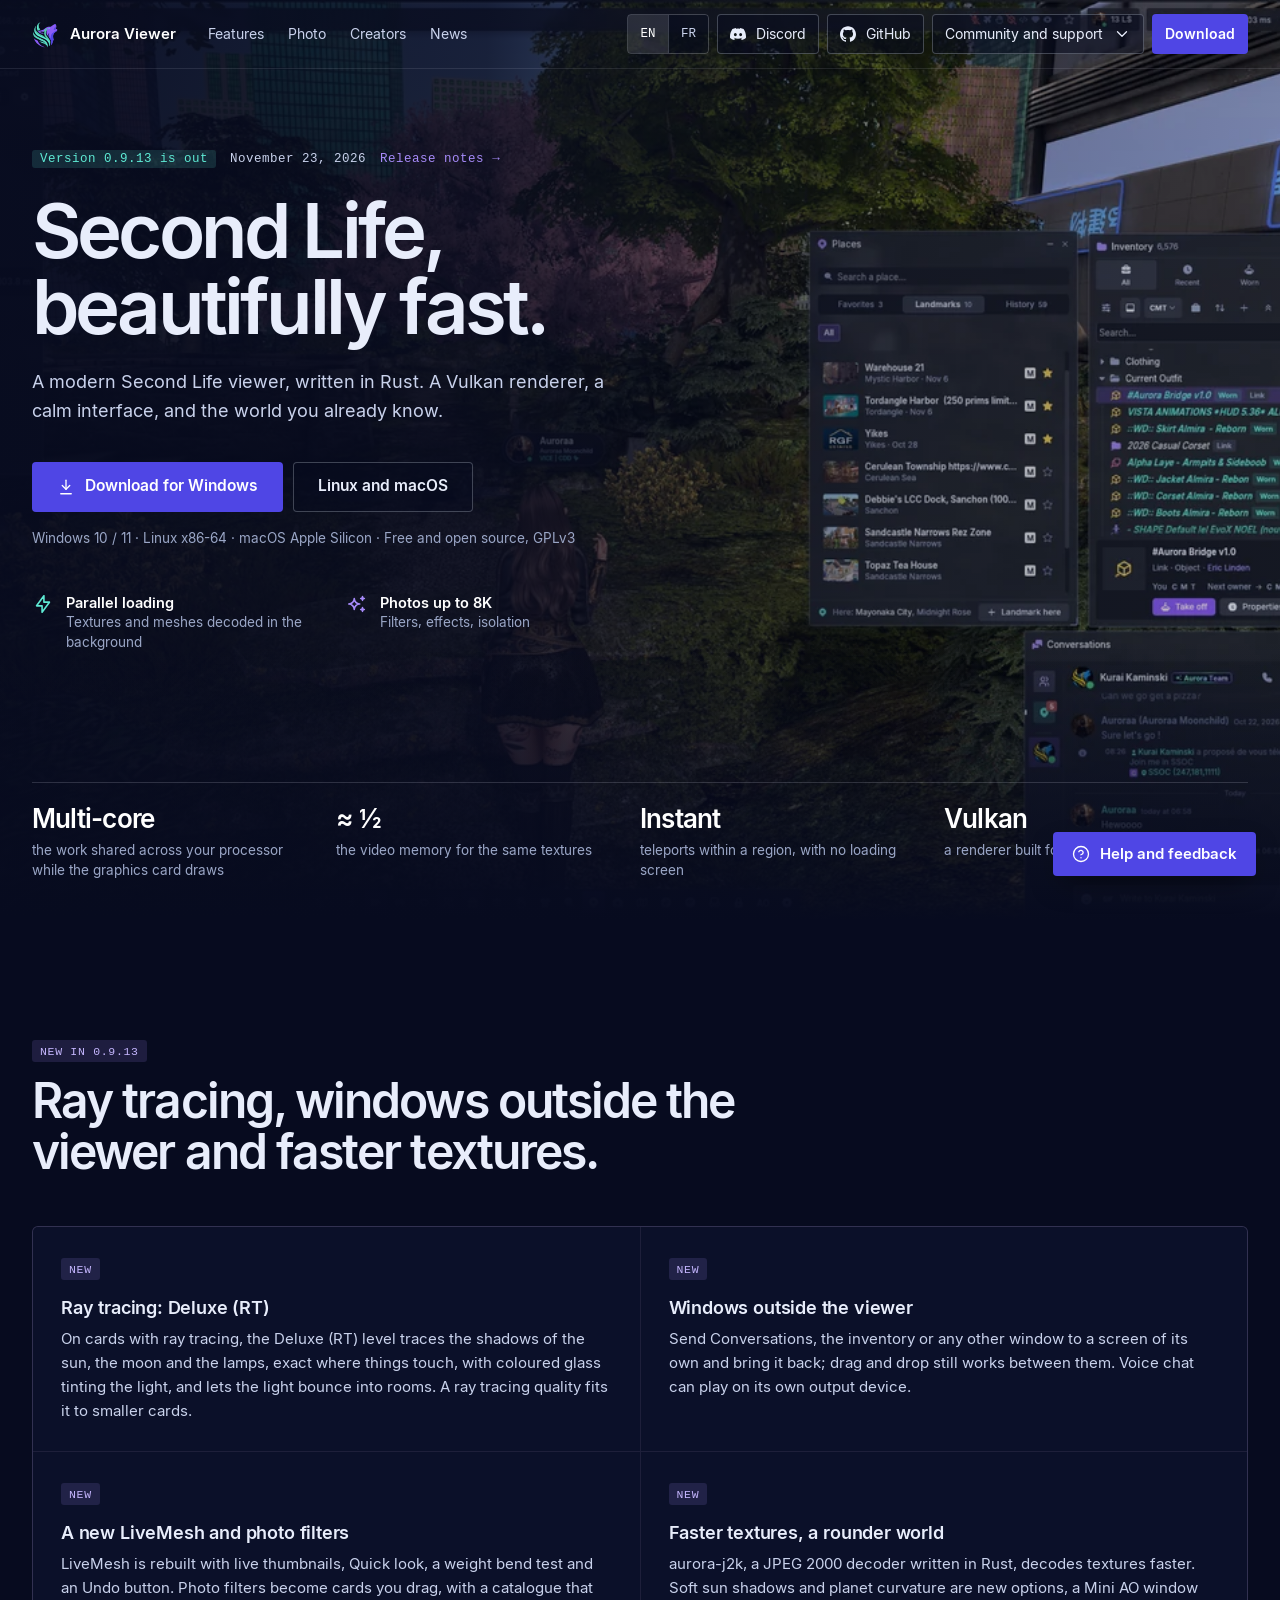
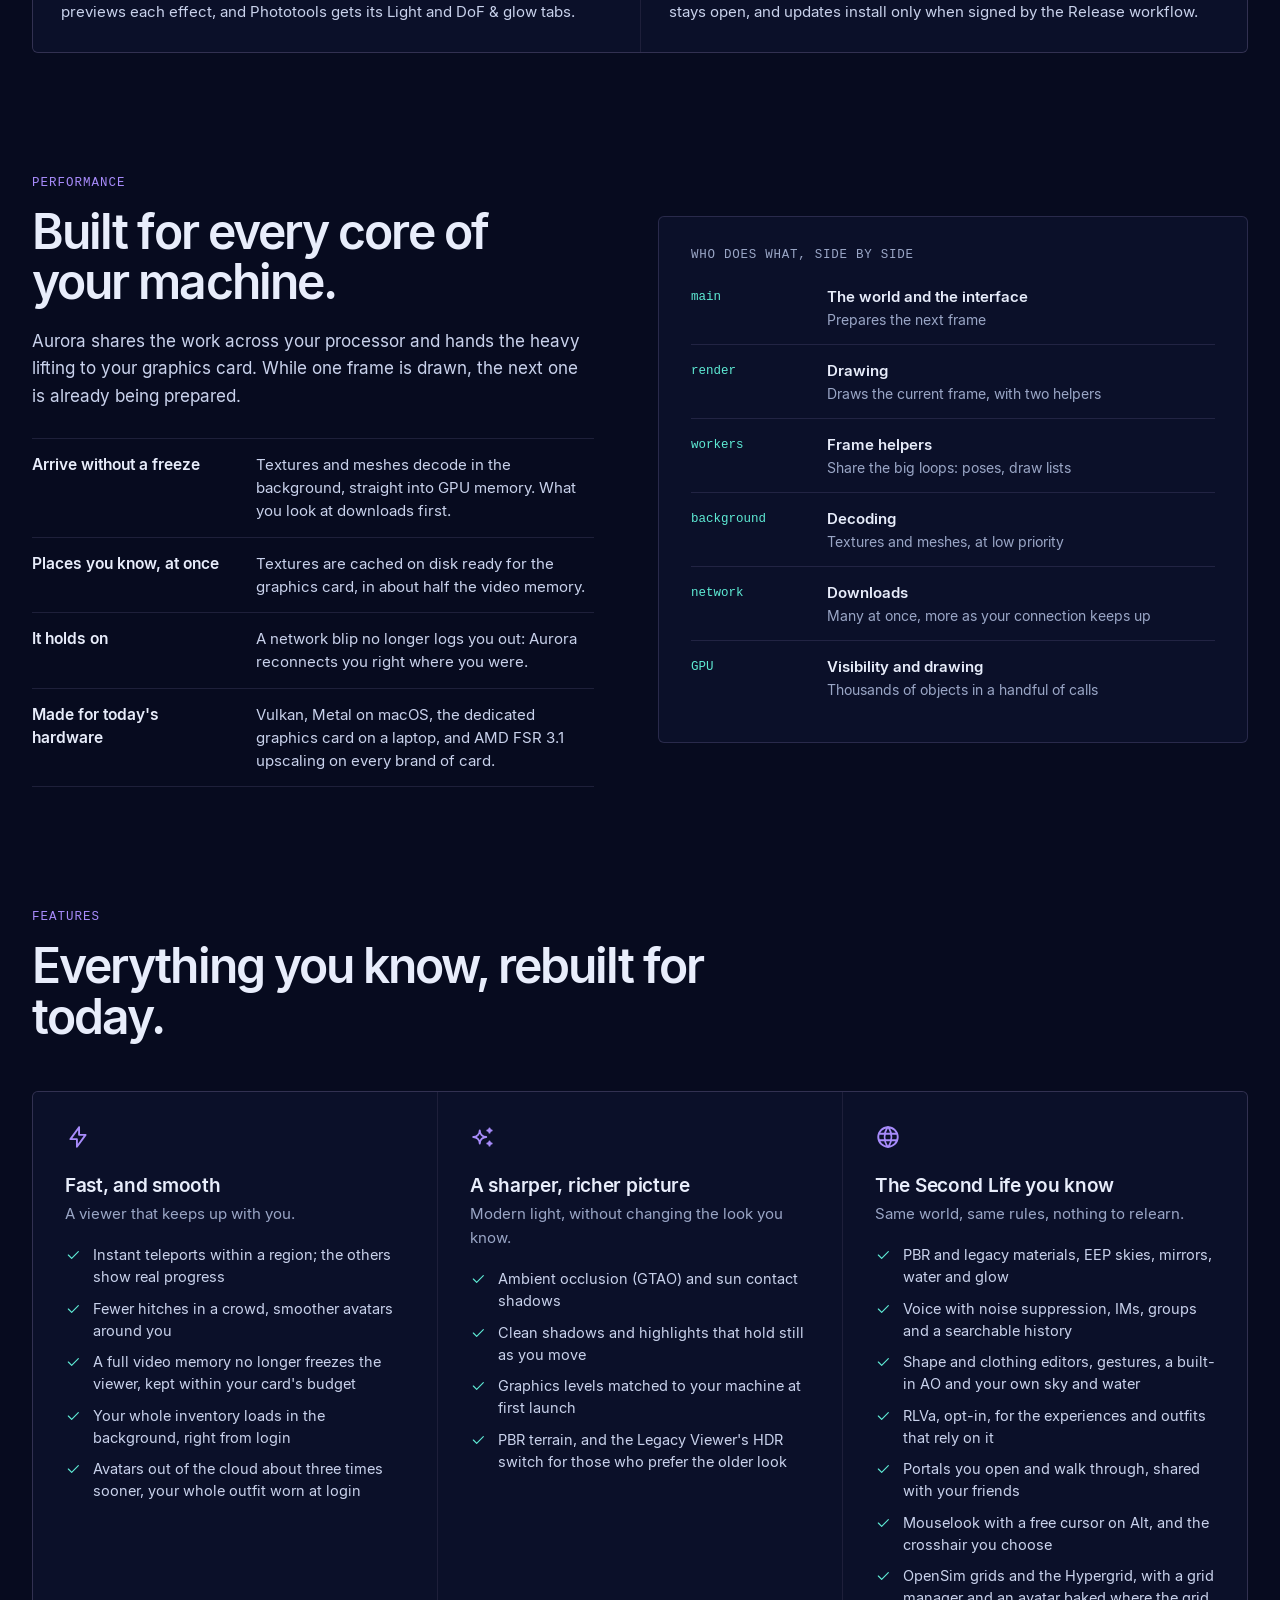
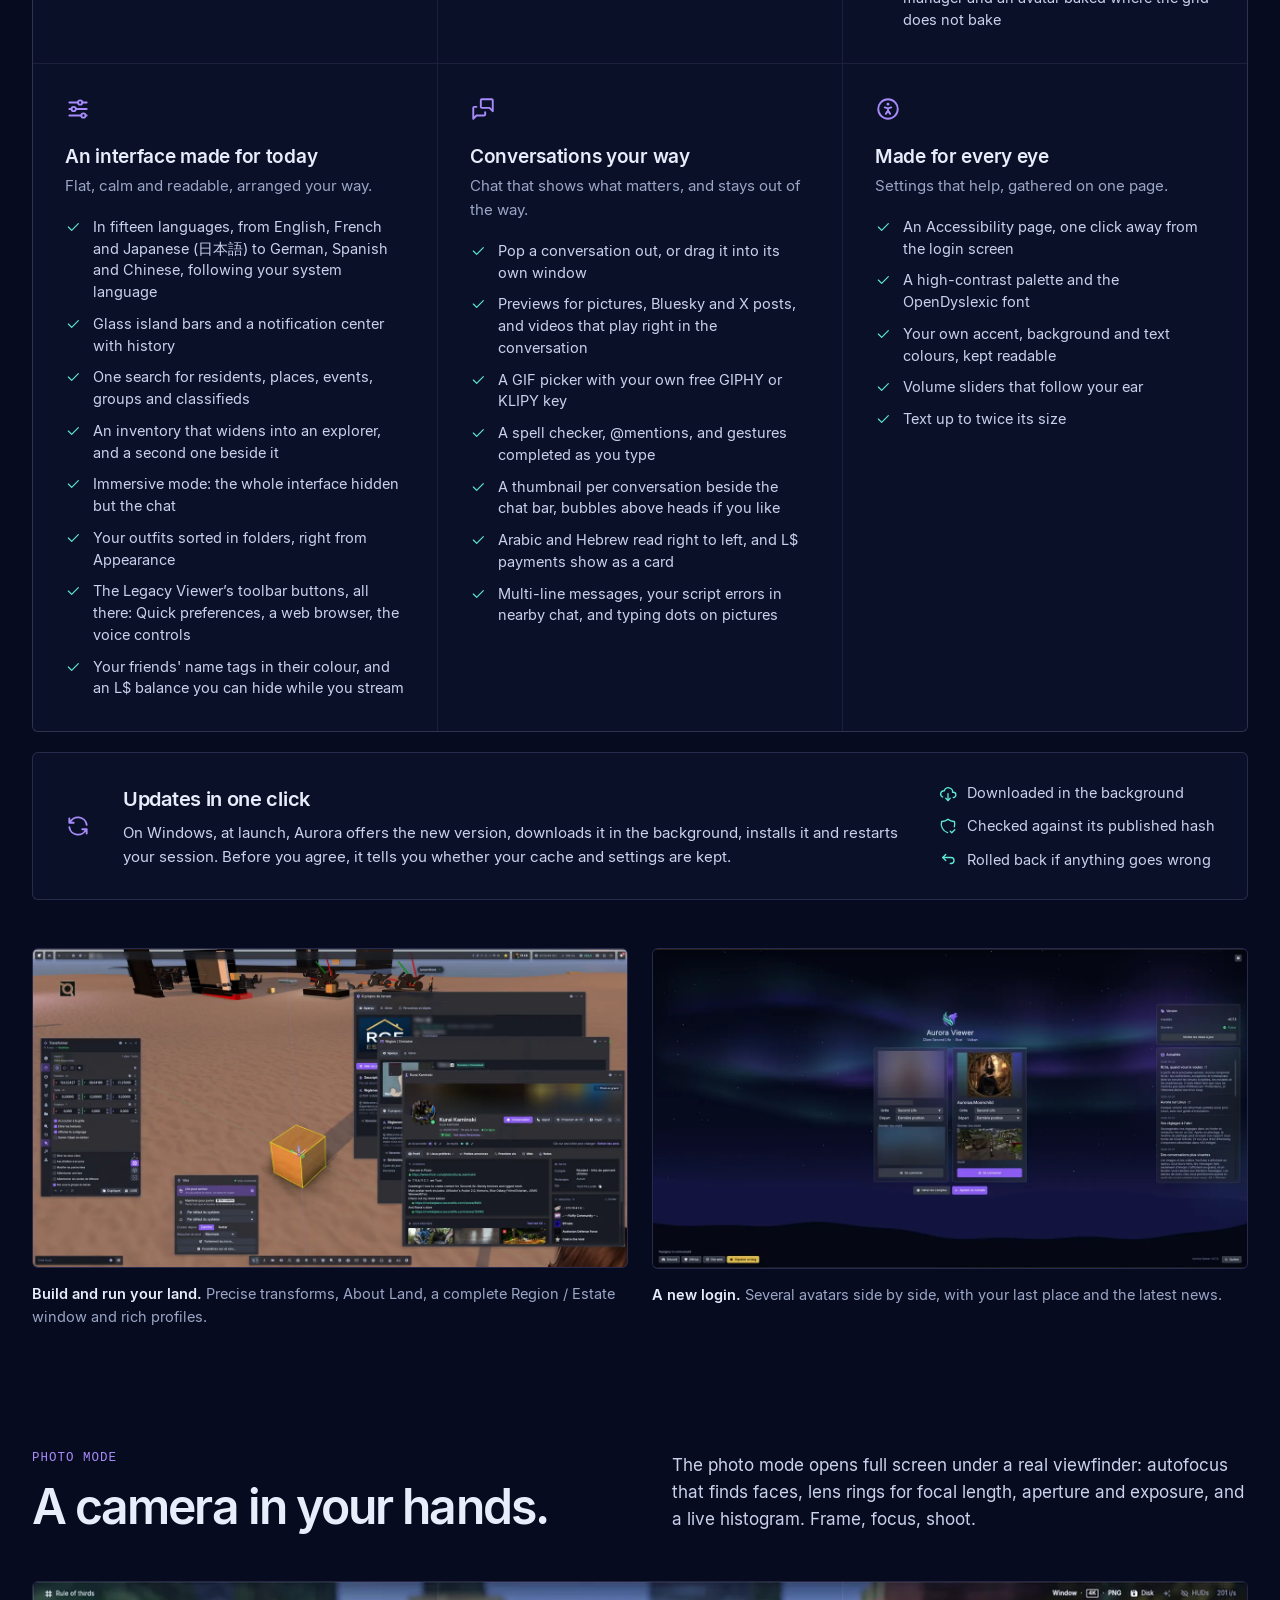
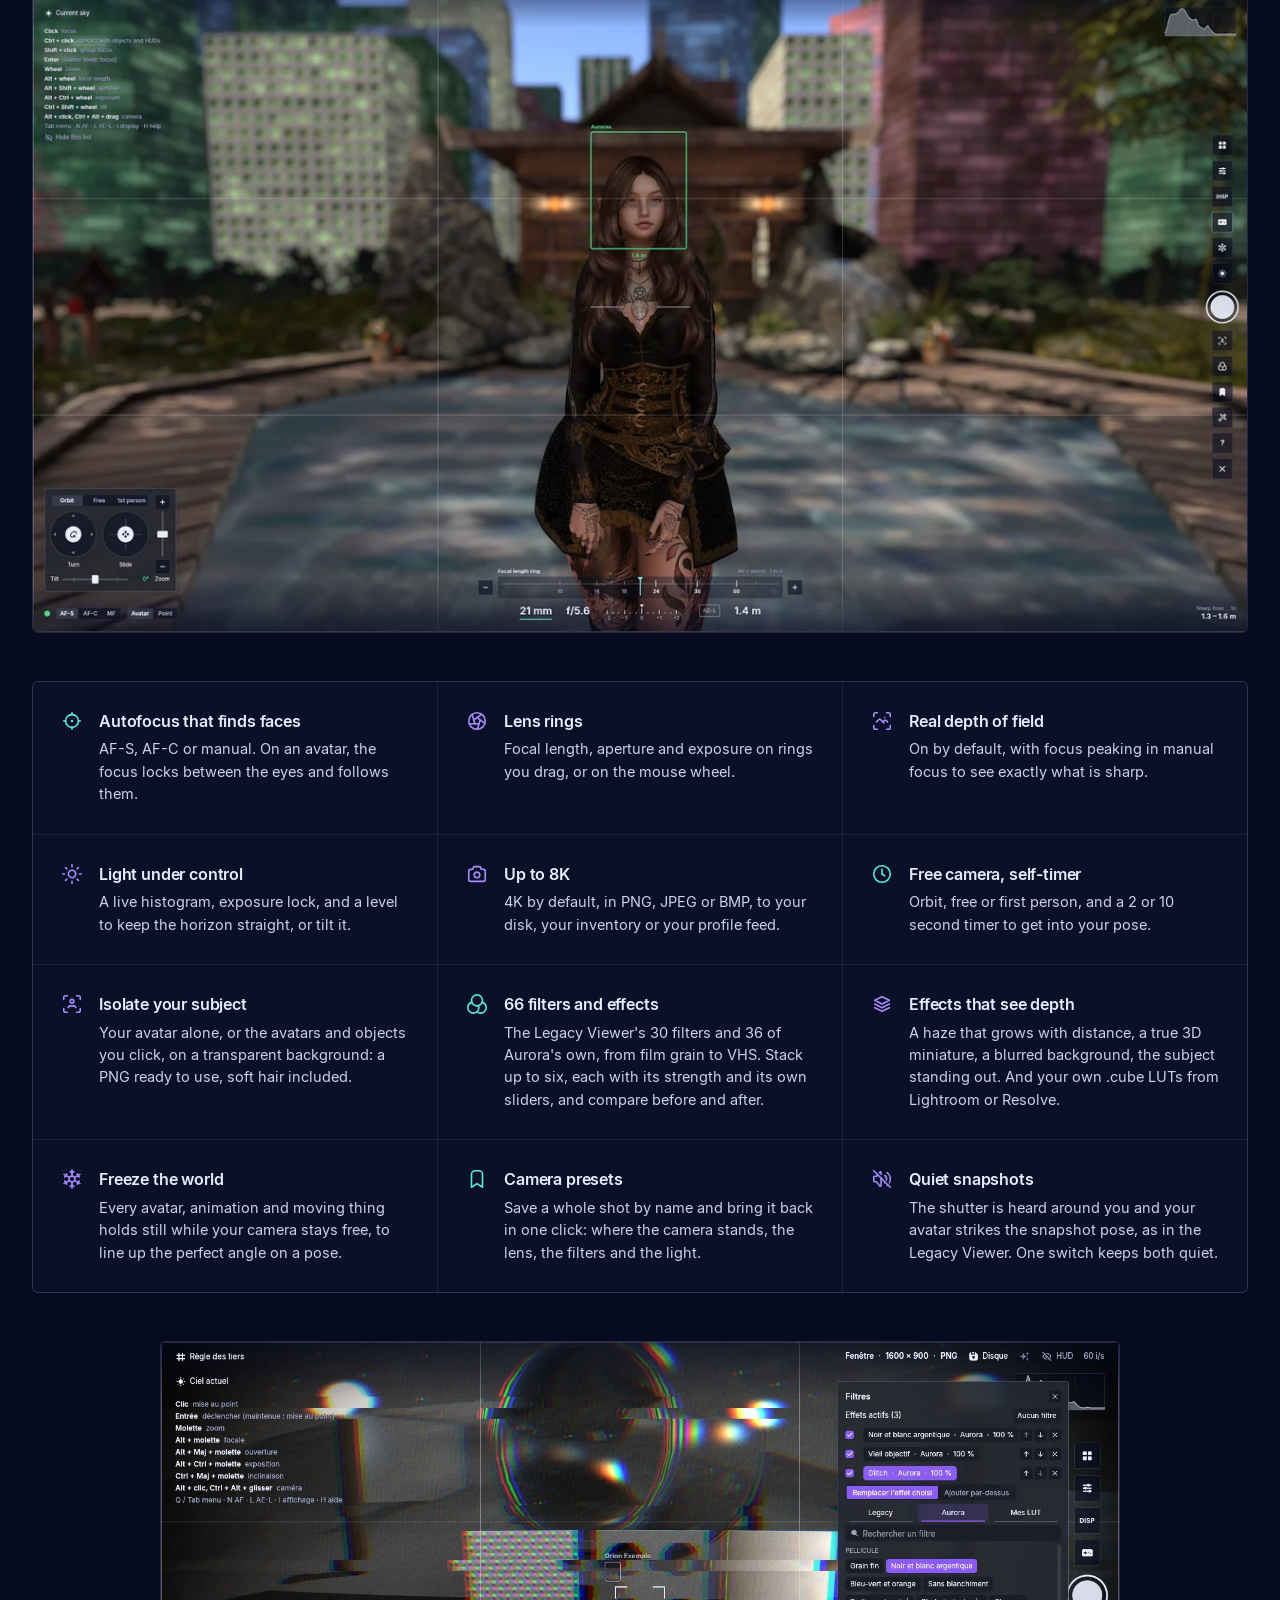
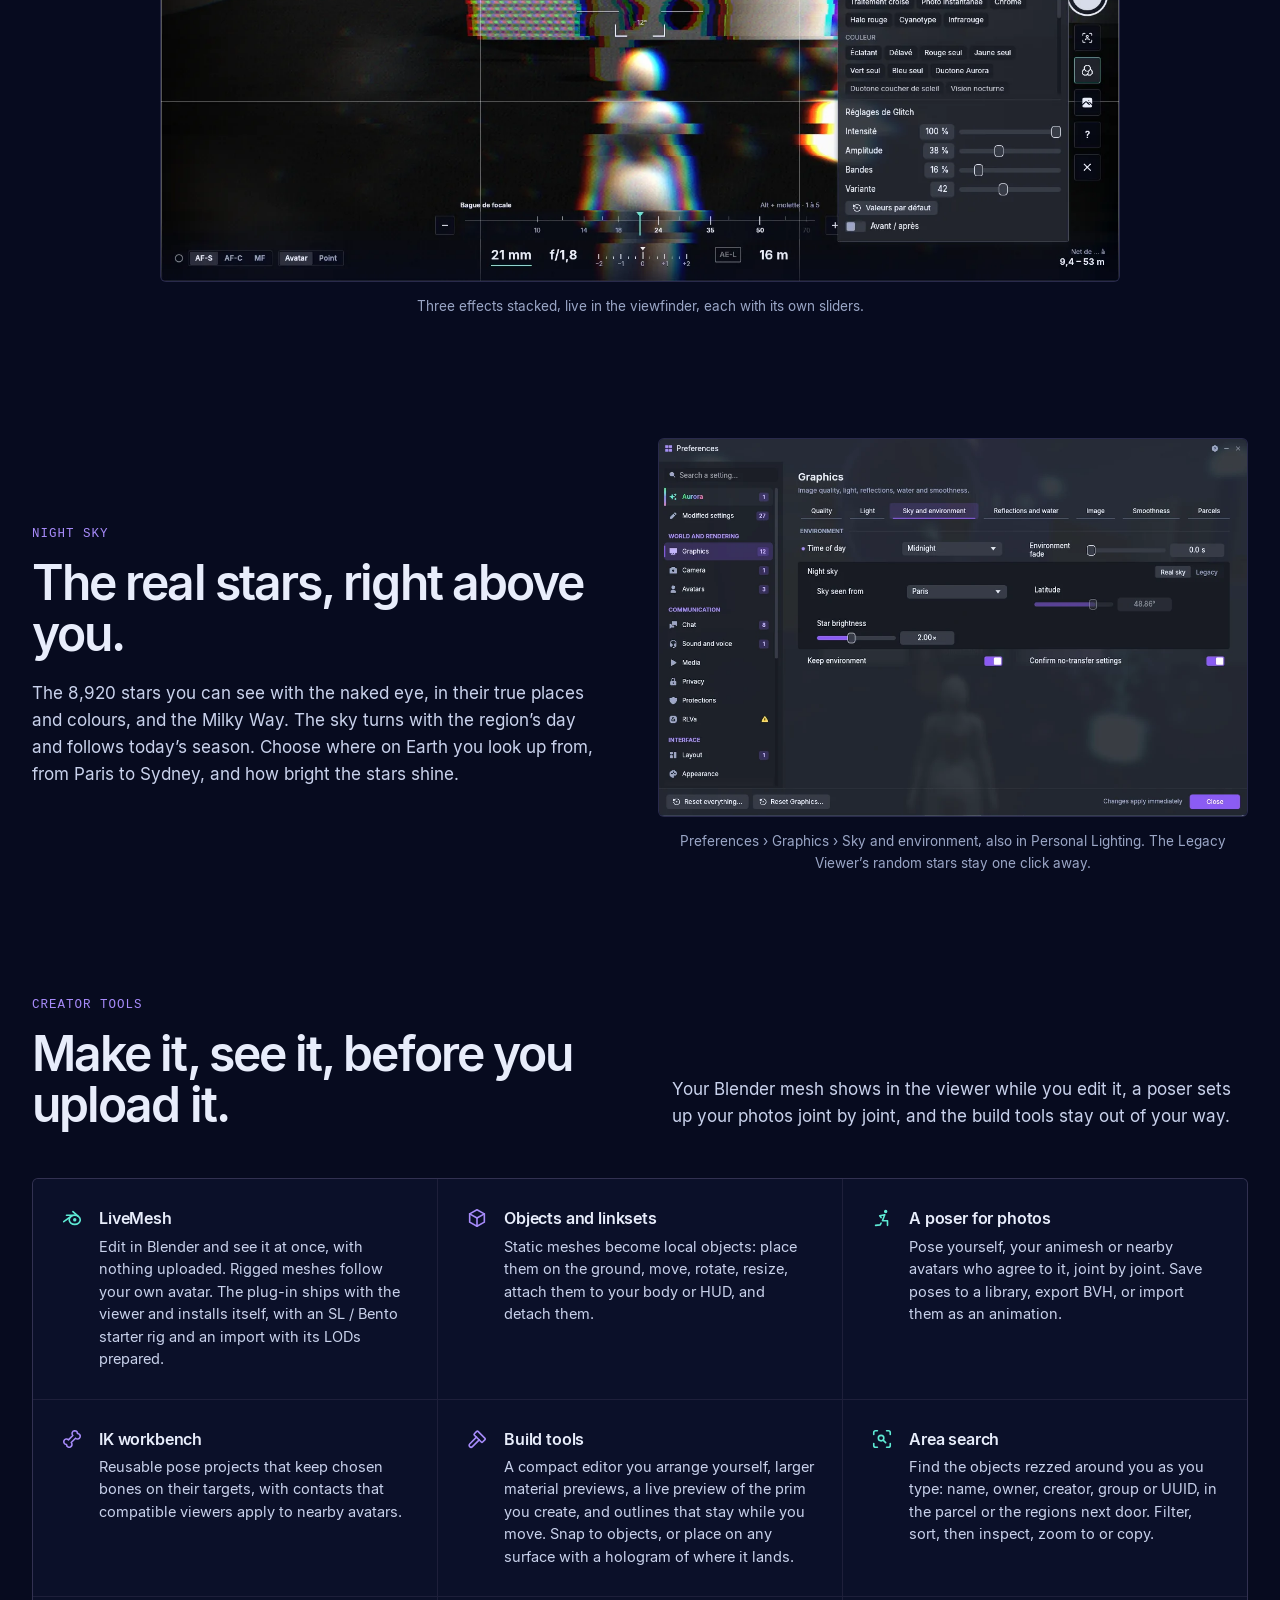
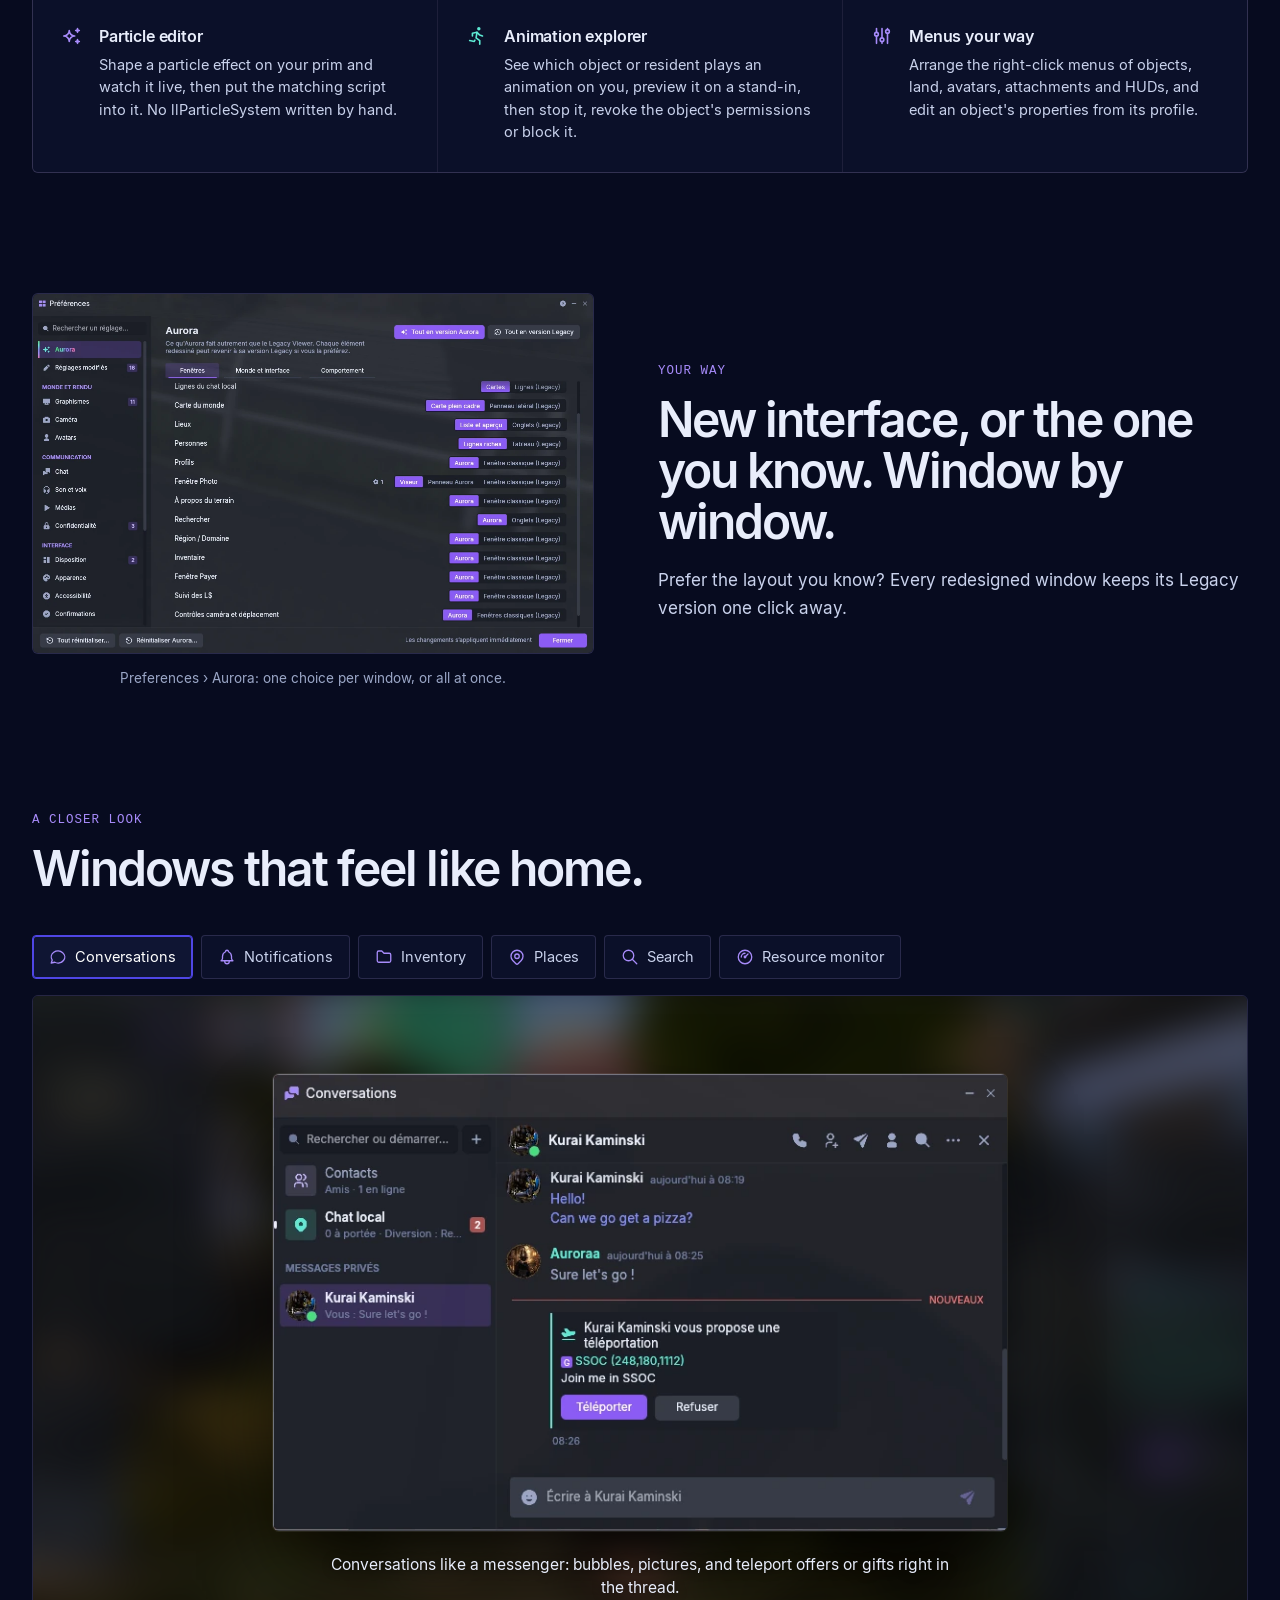
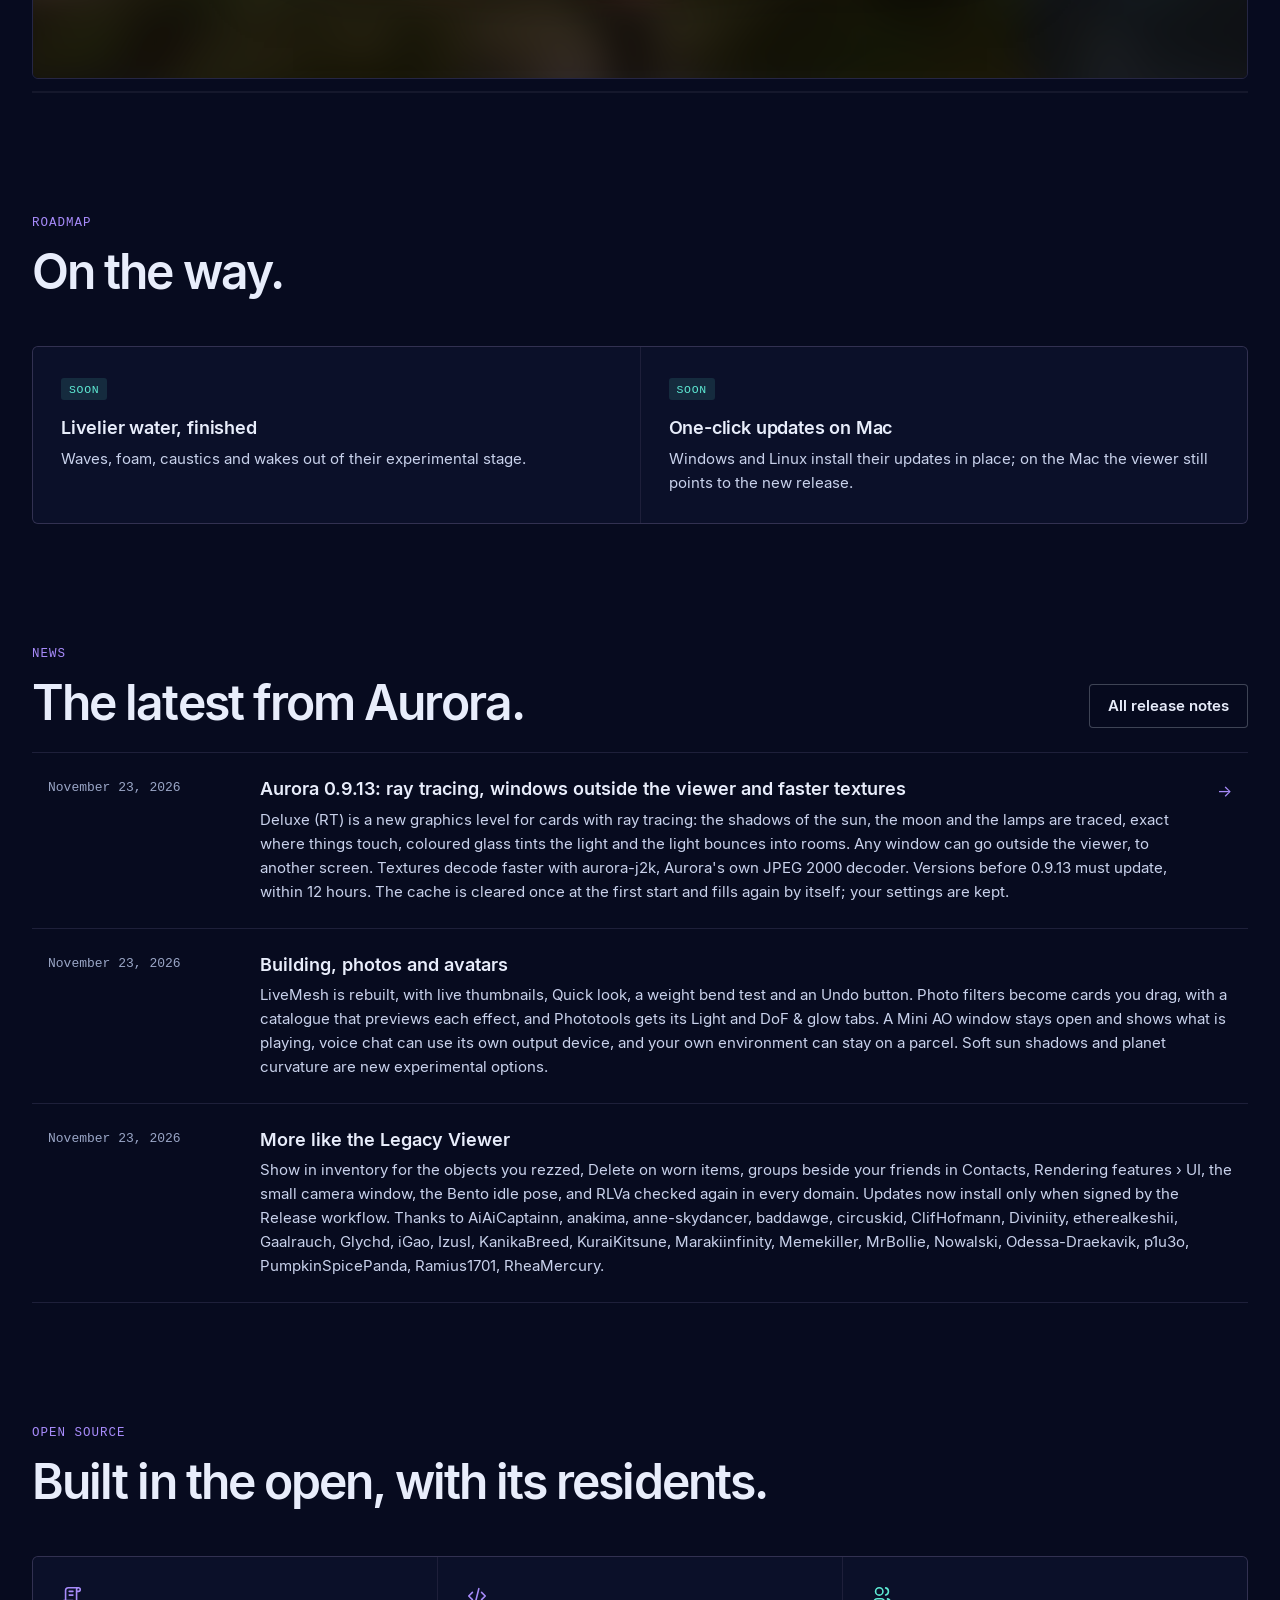
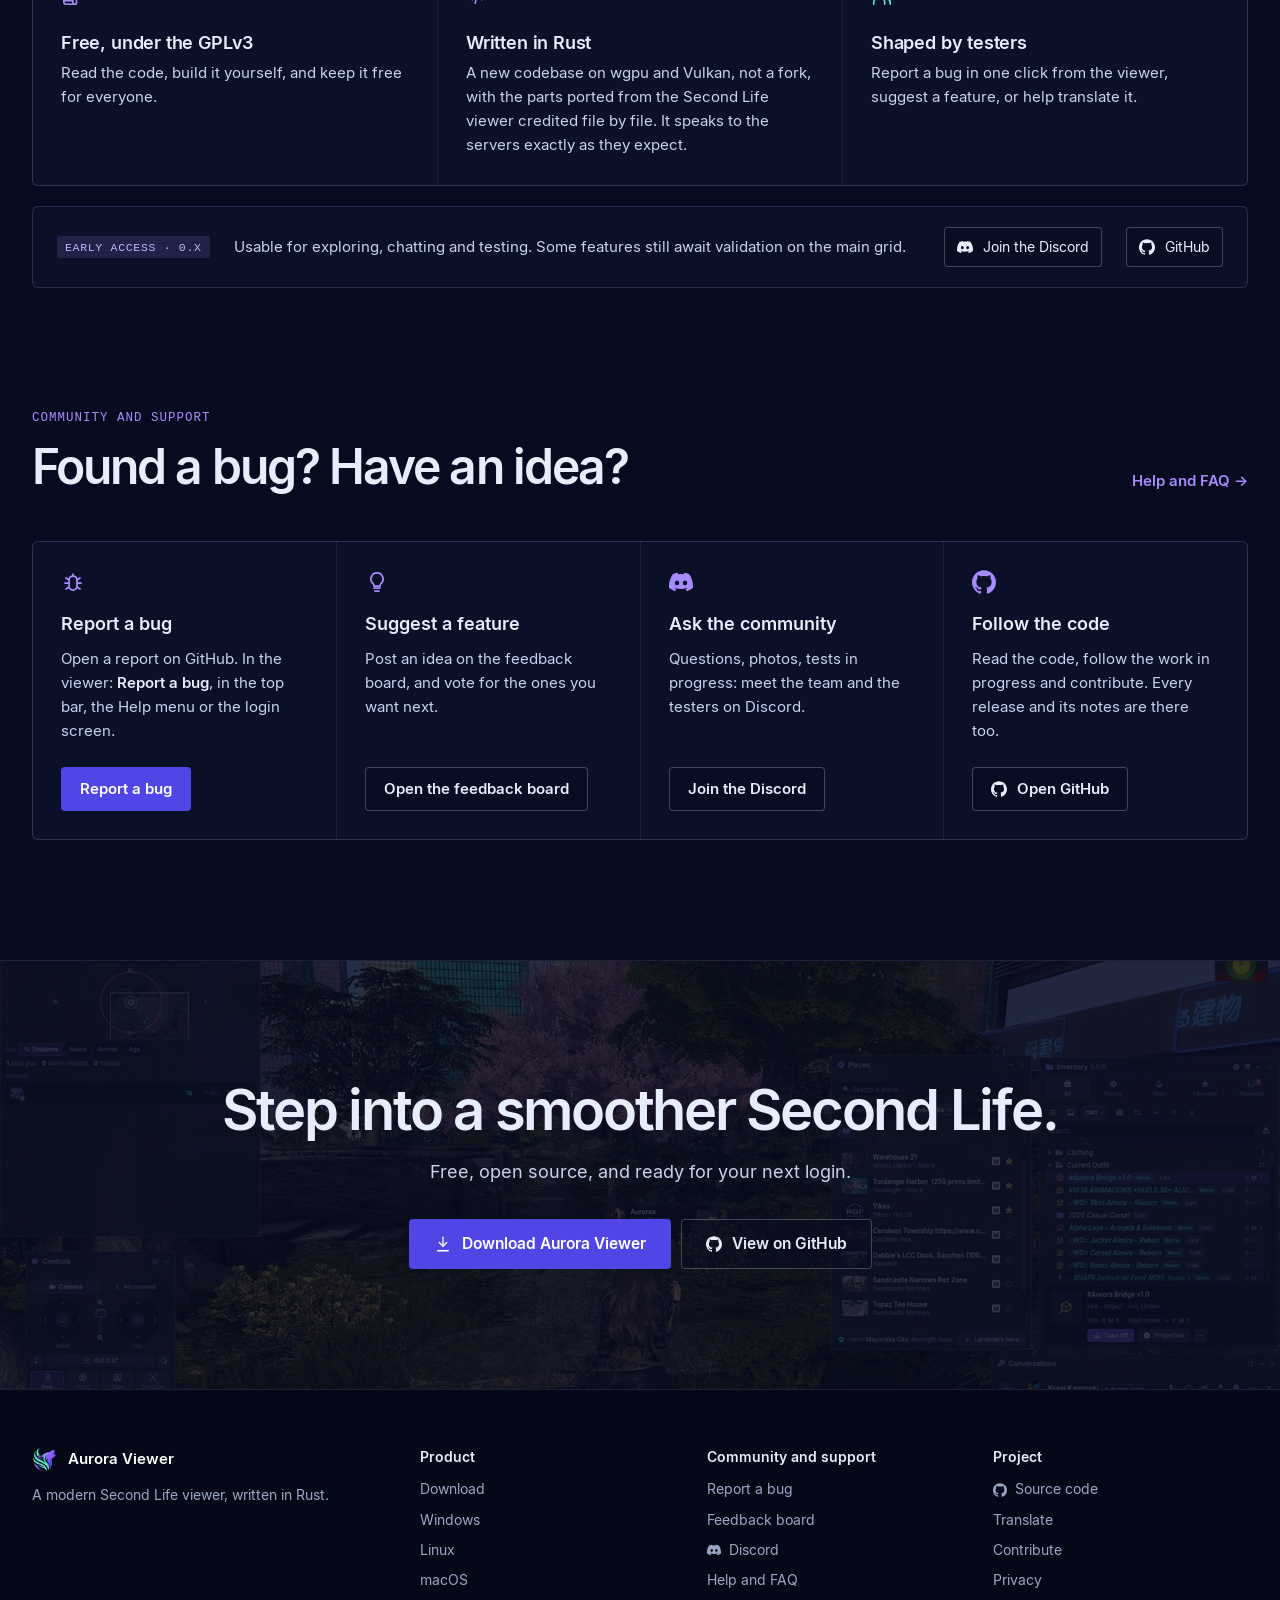
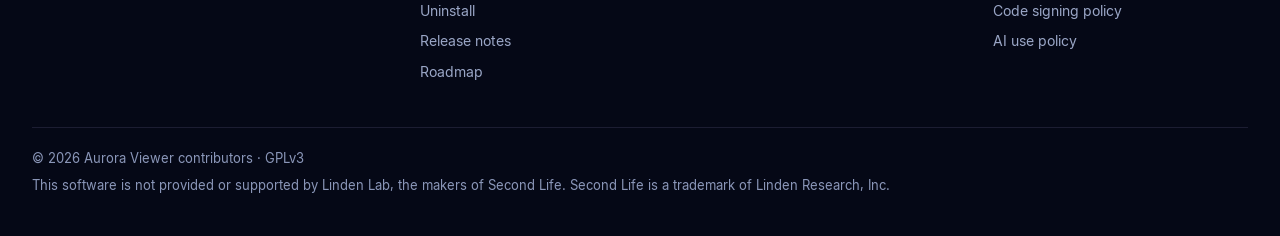
<file: index.html>
<!doctype html>
<html lang="en" class="no-js">
<head>
<meta charset="utf-8">
<meta name="viewport" content="width=device-width, initial-scale=1">
<title>Aurora Viewer | A modern Second Life viewer</title>
<meta name="description" content="Second Life, smoother and more beautiful. Aurora is a free, open source viewer built in Rust with a Vulkan renderer, for Windows, Linux and macOS.">
<meta name="theme-color" content="#070B1F">
<link rel="canonical" href="https://aurora-viewer.org/">
<link rel="icon" href="/assets/img/logo.svg" type="image/svg+xml">
<link rel="icon" href="/assets/img/favicon-32.png" sizes="32x32" type="image/png">
<link rel="icon" href="/assets/img/icon-192.png" sizes="192x192" type="image/png">
<link rel="icon" href="/favicon.ico" sizes="48x48">
<link rel="apple-touch-icon" href="/assets/img/apple-touch-icon.png">
<meta property="og:type" content="website">
<meta property="og:site_name" content="Aurora Viewer">
<meta property="og:title" content="Aurora Viewer | A modern Second Life viewer">
<meta property="og:description" content="Second Life, smoother and more beautiful. Aurora is a free, open source viewer built in Rust with a Vulkan renderer, for Windows, Linux and macOS.">
<meta property="og:url" content="https://aurora-viewer.org/">
<meta property="og:image" content="https://aurora-viewer.org/assets/img/og-image.jpg">
<meta property="og:image:width" content="1200">
<meta property="og:image:height" content="630">
<meta name="twitter:card" content="summary_large_image">
<link rel="preload" href="/assets/fonts/inter-400.woff2" as="font" type="font/woff2" crossorigin>
<link rel="preload" href="/assets/fonts/inter-600.woff2" as="font" type="font/woff2" crossorigin>
<link rel="stylesheet" href="/assets/css/site.css">
<script>document.documentElement.classList.remove('no-js');</script>
<script src="/assets/js/site.js" defer></script>
</head>
<body>
<a class="skip" href="#main" data-i18n="skip">Skip to content</a>

<header class="nav nav-over">
  <div class="wrap nav-in">
    <a class="brand" href="/">
      <img src="/assets/img/logo.svg" width="28" height="28" alt="">
      <span>Aurora Viewer</span>
    </a>
    <nav class="links" aria-label="Main" data-i18n-aria="nav.label">
      <a href="#features" data-i18n="nav.features">Features</a>
      <a href="#photo" data-i18n="nav.photo">Photo</a>
      <a href="#create" data-i18n="nav.create">Creators</a>
      <a href="#news" data-i18n="nav.news">News</a>
    </nav>
    <div class="nav-end">
      <div class="lang" role="group" aria-label="Language" data-i18n-aria="lang.label">
        <button type="button" data-lang="en" aria-pressed="true">EN</button>
        <button type="button" data-lang="fr" aria-pressed="false">FR</button>
      </div>
      <a class="btn btn-line btn-sm social" href="https://discord.gg/TK4nbMGmKt" aria-label="Aurora Viewer on Discord" data-i18n-aria="discord.label"><svg class="logo" viewBox="0 0 24 24" aria-hidden="true"><path d="M20.317 4.37a19.79 19.79 0 0 0-4.885-1.515.074.074 0 0 0-.079.037c-.21.375-.444.865-.608 1.25a18.27 18.27 0 0 0-5.487 0 12.64 12.64 0 0 0-.617-1.25.077.077 0 0 0-.079-.037A19.74 19.74 0 0 0 3.677 4.37a.07.07 0 0 0-.032.027C.533 9.046-.32 13.58.099 18.057a.082.082 0 0 0 .031.057 19.9 19.9 0 0 0 5.993 3.03.078.078 0 0 0 .084-.028 14.09 14.09 0 0 0 1.226-1.994.076.076 0 0 0-.041-.106 13.1 13.1 0 0 1-1.872-.892.077.077 0 0 1-.008-.128c.126-.094.252-.192.372-.291a.074.074 0 0 1 .078-.01c3.928 1.793 8.18 1.793 12.062 0a.074.074 0 0 1 .078.009c.12.1.246.198.373.292a.077.077 0 0 1-.006.127 12.3 12.3 0 0 1-1.873.892.077.077 0 0 0-.041.107c.36.698.772 1.362 1.225 1.993a.076.076 0 0 0 .084.028 19.84 19.84 0 0 0 6.002-3.03.077.077 0 0 0 .032-.054c.5-5.177-.838-9.674-3.549-13.66a.061.061 0 0 0-.031-.03zM8.02 15.33c-1.183 0-2.157-1.085-2.157-2.419 0-1.333.956-2.419 2.157-2.419 1.21 0 2.176 1.096 2.157 2.42 0 1.333-.956 2.418-2.157 2.418zm7.975 0c-1.183 0-2.157-1.085-2.157-2.419 0-1.333.955-2.419 2.157-2.419 1.21 0 2.176 1.096 2.157 2.42 0 1.333-.946 2.418-2.157 2.418z"/></svg><span class="social-lbl">Discord</span></a>
      <a class="btn btn-line btn-sm social" href="https://github.com/Aurora-Viewer/Aurora-Viewer" aria-label="Aurora Viewer on GitHub" data-i18n-aria="gh.label"><svg class="logo" viewBox="0 0 24 24" aria-hidden="true"><path d="M12 .297c-6.63 0-12 5.373-12 12 0 5.303 3.438 9.8 8.205 11.385.6.113.82-.258.82-.577 0-.285-.01-1.04-.015-2.04-3.338.724-4.042-1.61-4.042-1.61C4.422 18.07 3.633 17.7 3.633 17.7c-1.087-.744.084-.729.084-.729 1.205.084 1.838 1.236 1.838 1.236 1.07 1.835 2.809 1.305 3.495.998.108-.776.417-1.305.76-1.605-2.665-.3-5.466-1.332-5.466-5.93 0-1.31.465-2.38 1.235-3.22-.135-.303-.54-1.523.105-3.176 0 0 1.005-.322 3.3 1.23.96-.267 1.98-.399 3-.405 1.02.006 2.04.138 3 .405 2.28-1.552 3.285-1.23 3.285-1.23.645 1.653.24 2.873.12 3.176.765.84 1.23 1.91 1.23 3.22 0 4.61-2.805 5.625-5.475 5.92.42.36.81 1.096.81 2.22 0 1.606-.015 2.896-.015 3.286 0 .315.21.69.825.57C20.565 22.092 24 17.592 24 12.297c0-6.627-5.373-12-12-12"/></svg><span class="social-lbl">GitHub</span></a>
      <div class="pop pop-menu">
        <button type="button" class="btn btn-line btn-sm" aria-expanded="false" aria-controls="menu-community" data-pop><span data-i18n="menu.label">Community and support</span><svg class="i chev" viewBox="0 0 24 24" aria-hidden="true"><path d="M6 9l6 6l6 -6"/></svg></button>
        <div class="pop-panel" id="menu-community" hidden>
          <a class="pop-item" href="https://discord.gg/TK4nbMGmKt"><svg class="logo" viewBox="0 0 24 24" aria-hidden="true"><path d="M20.317 4.37a19.79 19.79 0 0 0-4.885-1.515.074.074 0 0 0-.079.037c-.21.375-.444.865-.608 1.25a18.27 18.27 0 0 0-5.487 0 12.64 12.64 0 0 0-.617-1.25.077.077 0 0 0-.079-.037A19.74 19.74 0 0 0 3.677 4.37a.07.07 0 0 0-.032.027C.533 9.046-.32 13.58.099 18.057a.082.082 0 0 0 .031.057 19.9 19.9 0 0 0 5.993 3.03.078.078 0 0 0 .084-.028 14.09 14.09 0 0 0 1.226-1.994.076.076 0 0 0-.041-.106 13.1 13.1 0 0 1-1.872-.892.077.077 0 0 1-.008-.128c.126-.094.252-.192.372-.291a.074.074 0 0 1 .078-.01c3.928 1.793 8.18 1.793 12.062 0a.074.074 0 0 1 .078.009c.12.1.246.198.373.292a.077.077 0 0 1-.006.127 12.3 12.3 0 0 1-1.873.892.077.077 0 0 0-.041.107c.36.698.772 1.362 1.225 1.993a.076.076 0 0 0 .084.028 19.84 19.84 0 0 0 6.002-3.03.077.077 0 0 0 .032-.054c.5-5.177-.838-9.674-3.549-13.66a.061.061 0 0 0-.031-.03zM8.02 15.33c-1.183 0-2.157-1.085-2.157-2.419 0-1.333.956-2.419 2.157-2.419 1.21 0 2.176 1.096 2.157 2.42 0 1.333-.956 2.418-2.157 2.418zm7.975 0c-1.183 0-2.157-1.085-2.157-2.419 0-1.333.955-2.419 2.157-2.419 1.21 0 2.176 1.096 2.157 2.42 0 1.333-.946 2.418-2.157 2.418z"/></svg><span><b>Discord</b><span data-i18n="menu.discord">Talk with the team and the testers</span></span></a>
          <a class="pop-item" href="https://feedback.aurora-viewer.org"><svg class="i" viewBox="0 0 24 24" aria-hidden="true"><path d="M9 18h6M10 21h4"/><path d="M12 3a6 6 0 0 0-4 10.5c.8.8 1 1.5 1 2.5h6c0-1 .2-1.7 1-2.5A6 6 0 0 0 12 3z"/></svg><span><b data-i18n="menu.feedback">Feedback board</b><span data-i18n="menu.feedback.sub">Suggest and vote for features</span></span></a>
          <a class="pop-item" href="https://github.com/Aurora-Viewer/Aurora-Viewer/issues/new/choose"><svg class="i" viewBox="0 0 24 24" aria-hidden="true"><rect x="8" y="6" width="8" height="14" rx="4"/><path d="M12 6V4M4 13h4M16 13h4M5 8l3 2M19 8l-3 2M5 19l3-2M19 19l-3-2"/></svg><span><b data-i18n="foot.bug">Report a bug</b><span data-i18n="menu.bug">Open a report on GitHub</span></span></a>
          <a class="pop-item" href="https://github.com/Aurora-Viewer/Aurora-Viewer"><svg class="logo" viewBox="0 0 24 24" aria-hidden="true"><path d="M12 .297c-6.63 0-12 5.373-12 12 0 5.303 3.438 9.8 8.205 11.385.6.113.82-.258.82-.577 0-.285-.01-1.04-.015-2.04-3.338.724-4.042-1.61-4.042-1.61C4.422 18.07 3.633 17.7 3.633 17.7c-1.087-.744.084-.729.084-.729 1.205.084 1.838 1.236 1.838 1.236 1.07 1.835 2.809 1.305 3.495.998.108-.776.417-1.305.76-1.605-2.665-.3-5.466-1.332-5.466-5.93 0-1.31.465-2.38 1.235-3.22-.135-.303-.54-1.523.105-3.176 0 0 1.005-.322 3.3 1.23.96-.267 1.98-.399 3-.405 1.02.006 2.04.138 3 .405 2.28-1.552 3.285-1.23 3.285-1.23.645 1.653.24 2.873.12 3.176.765.84 1.23 1.91 1.23 3.22 0 4.61-2.805 5.625-5.475 5.92.42.36.81 1.096.81 2.22 0 1.606-.015 2.896-.015 3.286 0 .315.21.69.825.57C20.565 22.092 24 17.592 24 12.297c0-6.627-5.373-12-12-12"/></svg><span><b>GitHub</b><span data-i18n="menu.gh">Source code, releases and work in progress</span></span></a>
          <a class="pop-foot" href="/support/" data-i18n="menu.faq">Help and FAQ →</a>
        </div>
      </div>
      <a class="btn btn-primary btn-sm" href="/download/" data-i18n="nav.download">Download</a>
    </div>
  </div>
</header>

<main id="main">

<section id="top" class="hero">
  <img class="hero-bg" src="/assets/img/world-1280.webp" srcset="/assets/img/world-1280.webp 1280w, /assets/img/world-2560.webp 2560w" sizes="100vw" width="2556" height="1369" fetchpriority="high"
    alt="Aurora Viewer in a garden under cherry trees, between city towers, with the People, Controls, Places, Inventory and Conversations windows open" data-i18n-alt="alt.world">
  <div class="hero-shade" aria-hidden="true"></div>
  <div class="wrap hero-in">
    <div class="hero-copy">
      <p class="hero-tag">
        <span class="vtag"><span data-i18n="pill.before">Version</span> <span data-version>0.9.13</span> <span data-i18n="pill.after">is out</span></span>
        <span data-release-date data-date="2026-11-23T21:48:59Z">November 23, 2026</span>
        <a href="https://github.com/Aurora-Viewer/Aurora-Viewer/releases/latest" data-release-link><span data-i18n="pill.notes">Release notes</span> →</a>
      </p>
      <h1 class="display h1" data-i18n="hero.title">Second Life,<br>beautifully fast.</h1>
      <p class="lead" data-i18n="hero.lead">A modern Second Life viewer, written in Rust. A Vulkan renderer, a calm interface, and the world you already know.</p>
      <div id="download" class="cta">
        <a class="btn btn-primary btn-lg" href="/download/?os=windows"><svg class="i" viewBox="0 0 24 24" aria-hidden="true"><path d="M12 3v12"/><path d="M7 10l5 5l5 -5"/><path d="M5 21h14"/></svg><span data-i18n="dl.windows">Download for Windows</span></a>
        <a class="btn btn-line btn-lg" href="/download/" data-i18n="dl.others">Linux and macOS</a>
      </div>
      <p class="meta"><span data-i18n="hero.systems">Windows 10 / 11 · Linux x86-64 · macOS Apple Silicon</span> · <span data-i18n="meta.license">Free and open source, GPLv3</span></p>
      <ul class="hero-points">
        <li><span class="ic teal"><svg class="i" viewBox="0 0 24 24" aria-hidden="true"><path d="M13 3l0 7l6 0l-8 11l0 -7l-6 0l8 -11"/></svg></span><span><b data-i18n="float.load">Parallel loading</b><span data-i18n="float.load-sub">Textures and meshes decoded in the background</span></span></li>
        <li><span class="ic"><svg class="i" viewBox="0 0 24 24" aria-hidden="true"><path d="M16 18a2 2 0 0 1 2 2a2 2 0 0 1 2 -2a2 2 0 0 1 -2 -2a2 2 0 0 1 -2 2m0 -12a2 2 0 0 1 2 2a2 2 0 0 1 2 -2a2 2 0 0 1 -2 -2a2 2 0 0 1 -2 2m-7 12a6 6 0 0 1 6 -6a6 6 0 0 1 -6 -6a6 6 0 0 1 -6 6a6 6 0 0 1 6 6"/></svg></span><span><b data-i18n="float.photo">Photos up to 8K</b><span data-i18n="float.photo-sub">Filters, effects, isolation</span></span></li>
      </ul>
    </div>
  </div>
  <div class="wrap">
    <div class="figures" role="region" aria-label="At a glance" data-i18n-aria="stats.label">
      <div class="stat"><div class="n" data-i18n="stats.cores">Multi-core</div><p data-i18n="stats.threads">the work shared across your processor while the graphics card draws</p></div>
      <div class="stat"><div class="n">≈ ½</div><p data-i18n="stats.vram">the video memory for the same textures</p></div>
      <div class="stat"><div class="n" data-i18n="stats.instant">Instant</div><p data-i18n="stats.tp">teleports within a region, with no loading screen</p></div>
      <div class="stat"><div class="n">Vulkan</div><p data-i18n="stats.vulkan">a renderer built for today's graphics cards</p></div>
    </div>
  </div>
</section>

<section id="new" class="sec">
  <div class="wrap">
    <p class="eyebrow"><span class="chip violet" data-i18n="new.chip">New in 0.9.13</span></p>
    <h2 class="display h2" data-i18n="new.title">Ray tracing, windows outside the viewer and faster textures.</h2>
    <div class="feat">
      <div class="card scard"><span class="chip violet" data-i18n="new.badge">New</span><h3 data-i18n="new.rt.title">Ray tracing: Deluxe (RT)</h3><p data-i18n="new.rt.text">On cards with ray tracing, the Deluxe (RT) level traces the shadows of the sun, the moon and the lamps, exact where things touch, with coloured glass tinting the light, and lets the light bounce into rooms. A ray tracing quality fits it to smaller cards.</p></div>
      <div class="card scard"><span class="chip violet" data-i18n="new.badge">New</span><h3 data-i18n="new.outside.title">Windows outside the viewer</h3><p data-i18n="new.outside.text">Send Conversations, the inventory or any other window to a screen of its own and bring it back; drag and drop still works between them. Voice chat can play on its own output device.</p></div>
      <div class="card scard"><span class="chip violet" data-i18n="new.badge">New</span><h3 data-i18n="new.livemesh.title">A new LiveMesh and photo filters</h3><p data-i18n="new.livemesh.text">LiveMesh is rebuilt with live thumbnails, Quick look, a weight bend test and an Undo button. Photo filters become cards you drag, with a catalogue that previews each effect, and Phototools gets its Light and DoF &amp; glow tabs.</p></div>
      <div class="card scard"><span class="chip violet" data-i18n="new.badge">New</span><h3 data-i18n="new.j2k.title">Faster textures, a rounder world</h3><p data-i18n="new.j2k.text">aurora-j2k, a JPEG 2000 decoder written in Rust, decodes textures faster. Soft sun shadows and planet curvature are new options, a Mini AO window stays open, and updates install only when signed by the Release workflow.</p></div>
    </div>
  </div>
</section>

<section id="performance" class="sec">
  <div class="wrap">
    <div class="split perf">
      <div>
        <p class="eyebrow" data-i18n="perf.eyebrow">Performance</p>
        <h2 class="display h2" data-i18n="perf.title">Built for every core of your machine.</h2>
        <p class="lead" data-i18n="perf.lead">Aurora shares the work across your processor and hands the heavy lifting to your graphics card. While one frame is drawn, the next one is already being prepared.</p>
        <div class="rows">
          <div><h3 data-i18n="perf.m1.title">Arrive without a freeze</h3><p data-i18n="perf.m1.text">Textures and meshes decode in the background, straight into GPU memory. What you look at downloads first.</p></div>
          <div><h3 data-i18n="perf.m2.title">Places you know, at once</h3><p data-i18n="perf.m2.text">Textures are cached on disk ready for the graphics card, in about half the video memory.</p></div>
          <div><h3 data-i18n="perf.m3.title">It holds on</h3><p data-i18n="perf.m3.text">A network blip no longer logs you out: Aurora reconnects you right where you were.</p></div>
          <div><h3 data-i18n="perf.m4.title">Made for today's hardware</h3><p data-i18n="perf.m4.text">Vulkan, Metal on macOS, the dedicated graphics card on a laptop, and AMD FSR 3.1 upscaling on every brand of card.</p></div>
        </div>
      </div>
      <div class="card lanes">
        <p class="lanes-label" data-i18n="perf.lanes">Who does what, side by side</p>
        <dl>
          <div><dt>main</dt><dd><b data-i18n="perf.l1.title">The world and the interface</b><span data-i18n="perf.l1.text">Prepares the next frame</span></dd></div>
          <div><dt>render</dt><dd><b data-i18n="perf.l2.title">Drawing</b><span data-i18n="perf.l2.text">Draws the current frame, with two helpers</span></dd></div>
          <div><dt>workers</dt><dd><b data-i18n="perf.l3.title">Frame helpers</b><span data-i18n="perf.l3.text">Share the big loops: poses, draw lists</span></dd></div>
          <div><dt>background</dt><dd><b data-i18n="perf.l4.title">Decoding</b><span data-i18n="perf.l4.text">Textures and meshes, at low priority</span></dd></div>
          <div><dt>network</dt><dd><b data-i18n="perf.l5.title">Downloads</b><span data-i18n="perf.l5.text">Many at once, more as your connection keeps up</span></dd></div>
          <div><dt>GPU</dt><dd><b data-i18n="perf.l6.title">Visibility and drawing</b><span data-i18n="perf.l6.text">Thousands of objects in a handful of calls</span></dd></div>
        </dl>
      </div>
    </div>

  </div>
</section>

<section id="features" class="sec">
  <div class="wrap">
    <p class="eyebrow" data-i18n="feat.eyebrow">Features</p>
    <h2 class="display h2" data-i18n="feat.title">Everything you know, rebuilt for today.</h2>
    <div class="feat feat-3">
      <article class="card fcard">
        <span class="ic-lg"><svg class="i" viewBox="0 0 24 24" aria-hidden="true"><path d="M13 3l0 7l6 0l-8 11l0 -7l-6 0l8 -11"/></svg></span>
        <h3 data-i18n="feat.fast.title">Fast, and smooth</h3>
        <p class="sub" data-i18n="feat.fast.sub">A viewer that keeps up with you.</p>
        <ul class="ticks">
          <li><svg class="i" viewBox="0 0 24 24" aria-hidden="true"><path d="M5 12l5 5l10 -10"/></svg><span data-i18n="feat.fast.1">Instant teleports within a region; the others show real progress</span></li>
          <li><svg class="i" viewBox="0 0 24 24" aria-hidden="true"><path d="M5 12l5 5l10 -10"/></svg><span data-i18n="feat.fast.2">Fewer hitches in a crowd, smoother avatars around you</span></li>
          <li><svg class="i" viewBox="0 0 24 24" aria-hidden="true"><path d="M5 12l5 5l10 -10"/></svg><span data-i18n="feat.fast.3">A full video memory no longer freezes the viewer, kept within your card's budget</span></li>
          <li><svg class="i" viewBox="0 0 24 24" aria-hidden="true"><path d="M5 12l5 5l10 -10"/></svg><span data-i18n="feat.fast.4">Your whole inventory loads in the background, right from login</span></li>
          <li><svg class="i" viewBox="0 0 24 24" aria-hidden="true"><path d="M5 12l5 5l10 -10"/></svg><span data-i18n="feat.fast.5">Avatars out of the cloud about three times sooner, your whole outfit worn at login</span></li>
        </ul>
      </article>
      <article class="card fcard">
        <span class="ic-lg"><svg class="i" viewBox="0 0 24 24" aria-hidden="true"><path d="M16 18a2 2 0 0 1 2 2a2 2 0 0 1 2 -2a2 2 0 0 1 -2 -2a2 2 0 0 1 -2 2m0 -12a2 2 0 0 1 2 2a2 2 0 0 1 2 -2a2 2 0 0 1 -2 -2a2 2 0 0 1 -2 2m-7 12a6 6 0 0 1 6 -6a6 6 0 0 1 -6 -6a6 6 0 0 1 -6 6a6 6 0 0 1 6 6"/></svg></span>
        <h3 data-i18n="feat.picture.title">A sharper, richer picture</h3>
        <p class="sub" data-i18n="feat.picture.sub">Modern light, without changing the look you know.</p>
        <ul class="ticks">
          <li><svg class="i" viewBox="0 0 24 24" aria-hidden="true"><path d="M5 12l5 5l10 -10"/></svg><span data-i18n="feat.picture.1">Ambient occlusion (GTAO) and sun contact shadows</span></li>
          <li><svg class="i" viewBox="0 0 24 24" aria-hidden="true"><path d="M5 12l5 5l10 -10"/></svg><span data-i18n="feat.picture.2">Clean shadows and highlights that hold still as you move</span></li>
          <li><svg class="i" viewBox="0 0 24 24" aria-hidden="true"><path d="M5 12l5 5l10 -10"/></svg><span data-i18n="feat.picture.3">Graphics levels matched to your machine at first launch</span></li>
          <li><svg class="i" viewBox="0 0 24 24" aria-hidden="true"><path d="M5 12l5 5l10 -10"/></svg><span data-i18n="feat.picture.4">PBR terrain, and the Legacy Viewer's HDR switch for those who prefer the older look</span></li>
        </ul>
      </article>
      <article class="card fcard">
        <span class="ic-lg"><svg class="i" viewBox="0 0 24 24" aria-hidden="true"><path d="M3 12a9 9 0 1 0 18 0a9 9 0 0 0 -18 0"/><path d="M3.6 9h16.8"/><path d="M3.6 15h16.8"/><path d="M11.5 3a17 17 0 0 0 0 18"/><path d="M12.5 3a17 17 0 0 1 0 18"/></svg></span>
        <h3 data-i18n="feat.sl.title">The Second Life you know</h3>
        <p class="sub" data-i18n="feat.sl.sub">Same world, same rules, nothing to relearn.</p>
        <ul class="ticks">
          <li><svg class="i" viewBox="0 0 24 24" aria-hidden="true"><path d="M5 12l5 5l10 -10"/></svg><span data-i18n="feat.sl.1">PBR and legacy materials, EEP skies, mirrors, water and glow</span></li>
          <li><svg class="i" viewBox="0 0 24 24" aria-hidden="true"><path d="M5 12l5 5l10 -10"/></svg><span data-i18n="feat.sl.2">Voice with noise suppression, IMs, groups and a searchable history</span></li>
          <li><svg class="i" viewBox="0 0 24 24" aria-hidden="true"><path d="M5 12l5 5l10 -10"/></svg><span data-i18n="feat.sl.3">Shape and clothing editors, gestures, a built-in AO and your own sky and water</span></li>
          <li><svg class="i" viewBox="0 0 24 24" aria-hidden="true"><path d="M5 12l5 5l10 -10"/></svg><span data-i18n="feat.sl.4">RLVa, opt-in, for the experiences and outfits that rely on it</span></li>
          <li><svg class="i" viewBox="0 0 24 24" aria-hidden="true"><path d="M5 12l5 5l10 -10"/></svg><span data-i18n="feat.sl.5">Portals you open and walk through, shared with your friends</span></li>
          <li><svg class="i" viewBox="0 0 24 24" aria-hidden="true"><path d="M5 12l5 5l10 -10"/></svg><span data-i18n="feat.sl.6">Mouselook with a free cursor on Alt, and the crosshair you choose</span></li>
          <li><svg class="i" viewBox="0 0 24 24" aria-hidden="true"><path d="M5 12l5 5l10 -10"/></svg><span data-i18n="feat.sl.7">OpenSim grids and the Hypergrid, with a grid manager and an avatar baked where the grid does not bake</span></li>
        </ul>
      </article>
      <article class="card fcard">
        <span class="ic-lg"><svg class="i" viewBox="0 0 24 24" aria-hidden="true"><path d="M12 6a2 2 0 1 0 4 0a2 2 0 1 0 -4 0"/><path d="M4 6l8 0"/><path d="M16 6l4 0"/><path d="M6 12a2 2 0 1 0 4 0a2 2 0 1 0 -4 0"/><path d="M4 12l2 0"/><path d="M10 12l10 0"/><path d="M15 18a2 2 0 1 0 4 0a2 2 0 1 0 -4 0"/><path d="M4 18l11 0"/><path d="M19 18l1 0"/></svg></span>
        <h3 data-i18n="feat.ui.title">An interface made for today</h3>
        <p class="sub" data-i18n="feat.ui.sub">Flat, calm and readable, arranged your way.</p>
        <ul class="ticks">
          <li><svg class="i" viewBox="0 0 24 24" aria-hidden="true"><path d="M5 12l5 5l10 -10"/></svg><span data-i18n="feat.ui.6">In fifteen languages, from English, French and Japanese (日本語) to German, Spanish and Chinese, following your system language</span></li>
          <li><svg class="i" viewBox="0 0 24 24" aria-hidden="true"><path d="M5 12l5 5l10 -10"/></svg><span data-i18n="feat.ui.1">Glass island bars and a notification center with history</span></li>
          <li><svg class="i" viewBox="0 0 24 24" aria-hidden="true"><path d="M5 12l5 5l10 -10"/></svg><span data-i18n="feat.ui.2">One search for residents, places, events, groups and classifieds</span></li>
          <li><svg class="i" viewBox="0 0 24 24" aria-hidden="true"><path d="M5 12l5 5l10 -10"/></svg><span data-i18n="feat.ui.3">An inventory that widens into an explorer, and a second one beside it</span></li>
          <li><svg class="i" viewBox="0 0 24 24" aria-hidden="true"><path d="M5 12l5 5l10 -10"/></svg><span data-i18n="feat.ui.4">Immersive mode: the whole interface hidden but the chat</span></li>
          <li><svg class="i" viewBox="0 0 24 24" aria-hidden="true"><path d="M5 12l5 5l10 -10"/></svg><span data-i18n="feat.ui.5">Your outfits sorted in folders, right from Appearance</span></li>
          <li><svg class="i" viewBox="0 0 24 24" aria-hidden="true"><path d="M5 12l5 5l10 -10"/></svg><span data-i18n="feat.ui.8">The Legacy Viewer’s toolbar buttons, all there: Quick preferences, a web browser, the voice controls</span></li>
          <li><svg class="i" viewBox="0 0 24 24" aria-hidden="true"><path d="M5 12l5 5l10 -10"/></svg><span data-i18n="feat.ui.7">Your friends' name tags in their colour, and an L$ balance you can hide while you stream</span></li>
        </ul>
      </article>
      <article class="card fcard">
        <span class="ic-lg"><svg class="i" viewBox="0 0 24 24" aria-hidden="true"><path d="M21 14l-3 -3h-7a1 1 0 0 1 -1 -1v-6a1 1 0 0 1 1 -1h9a1 1 0 0 1 1 1v10"/><path d="M14 15v2a1 1 0 0 1 -1 1h-7l-3 3v-10a1 1 0 0 1 1 -1h2"/></svg></span>
        <h3 data-i18n="feat.chat.title">Conversations your way</h3>
        <p class="sub" data-i18n="feat.chat.sub">Chat that shows what matters, and stays out of the way.</p>
        <ul class="ticks">
          <li><svg class="i" viewBox="0 0 24 24" aria-hidden="true"><path d="M5 12l5 5l10 -10"/></svg><span data-i18n="feat.chat.1">Pop a conversation out, or drag it into its own window</span></li>
          <li><svg class="i" viewBox="0 0 24 24" aria-hidden="true"><path d="M5 12l5 5l10 -10"/></svg><span data-i18n="feat.chat.2">Previews for pictures, Bluesky and X posts, and videos that play right in the conversation</span></li>
          <li><svg class="i" viewBox="0 0 24 24" aria-hidden="true"><path d="M5 12l5 5l10 -10"/></svg><span data-i18n="feat.chat.3">A GIF picker with your own free GIPHY or KLIPY key</span></li>
          <li><svg class="i" viewBox="0 0 24 24" aria-hidden="true"><path d="M5 12l5 5l10 -10"/></svg><span data-i18n="feat.chat.4">A spell checker, @mentions, and gestures completed as you type</span></li>
          <li><svg class="i" viewBox="0 0 24 24" aria-hidden="true"><path d="M5 12l5 5l10 -10"/></svg><span data-i18n="feat.chat.5">A thumbnail per conversation beside the chat bar, bubbles above heads if you like</span></li>
          <li><svg class="i" viewBox="0 0 24 24" aria-hidden="true"><path d="M5 12l5 5l10 -10"/></svg><span data-i18n="feat.chat.6">Arabic and Hebrew read right to left, and L$ payments show as a card</span></li>
          <li><svg class="i" viewBox="0 0 24 24" aria-hidden="true"><path d="M5 12l5 5l10 -10"/></svg><span data-i18n="feat.chat.7">Multi-line messages, your script errors in nearby chat, and typing dots on pictures</span></li>
        </ul>
      </article>
      <article class="card fcard">
        <span class="ic-lg"><svg class="i" viewBox="0 0 24 24" aria-hidden="true"><path d="M3 12a9 9 0 1 0 18 0a9 9 0 1 0 -18 0"/><path d="M10 16.5l2 -3l2 3m-2 -3v-2l3 -1m-6 0l3 1"/><path d="M11.5 7.5a.5 .5 0 1 0 1 0a.5 .5 0 1 0 -1 0"/></svg></span>
        <h3 data-i18n="feat.a11y.title">Made for every eye</h3>
        <p class="sub" data-i18n="feat.a11y.sub">Settings that help, gathered on one page.</p>
        <ul class="ticks">
          <li><svg class="i" viewBox="0 0 24 24" aria-hidden="true"><path d="M5 12l5 5l10 -10"/></svg><span data-i18n="feat.a11y.1">An Accessibility page, one click away from the login screen</span></li>
          <li><svg class="i" viewBox="0 0 24 24" aria-hidden="true"><path d="M5 12l5 5l10 -10"/></svg><span data-i18n="feat.a11y.2">A high-contrast palette and the OpenDyslexic font</span></li>
          <li><svg class="i" viewBox="0 0 24 24" aria-hidden="true"><path d="M5 12l5 5l10 -10"/></svg><span data-i18n="feat.a11y.3">Your own accent, background and text colours, kept readable</span></li>
          <li><svg class="i" viewBox="0 0 24 24" aria-hidden="true"><path d="M5 12l5 5l10 -10"/></svg><span data-i18n="feat.a11y.4">Volume sliders that follow your ear</span></li>
          <li><svg class="i" viewBox="0 0 24 24" aria-hidden="true"><path d="M5 12l5 5l10 -10"/></svg><span data-i18n="feat.a11y.5">Text up to twice its size</span></li>
        </ul>
      </article>
    </div>

    <div class="card update">
      <span class="ic-lg"><svg class="i" viewBox="0 0 24 24" aria-hidden="true"><path d="M20 11a8.1 8.1 0 0 0 -15.5 -2m-.5 -4v4h4"/><path d="M4 13a8.1 8.1 0 0 0 15.5 2m.5 4v-4h-4"/></svg></span>
      <div class="update-text">
        <h3 data-i18n="upd.title">Updates in one click</h3>
        <p data-i18n="upd.text">On Windows, at launch, Aurora offers the new version, downloads it in the background, installs it and restarts your session. Before you agree, it tells you whether your cache and settings are kept.</p>
      </div>
      <ul class="update-steps">
        <li><svg class="i" viewBox="0 0 24 24" aria-hidden="true"><path d="M19 18a3.5 3.5 0 0 0 0 -7h-1a5 4.5 0 0 0 -11 -2a4.6 4.4 0 0 0 -2.1 8.4"/><path d="M12 13l0 9"/><path d="M9 19l3 3l3 -3"/></svg><span data-i18n="upd.1">Downloaded in the background</span></li>
        <li><svg class="i" viewBox="0 0 24 24" aria-hidden="true"><path d="M11.46 20.846a12 12 0 0 1 -7.96 -14.846a12 12 0 0 0 8.5 -3a12 12 0 0 0 8.5 3a12 12 0 0 1 -.09 7.06"/><path d="M15 19l2 2l4 -4"/></svg><span data-i18n="upd.2">Checked against its published hash</span></li>
        <li><svg class="i" viewBox="0 0 24 24" aria-hidden="true"><path d="M9 14l-4 -4l4 -4"/><path d="M5 10h11a4 4 0 1 1 0 8h-1"/></svg><span data-i18n="upd.3">Rolled back if anything goes wrong</span></li>
      </ul>
    </div>

    <div class="gallery">
      <figure>
        <div class="frame"><img src="/assets/img/build-land-1280.webp" srcset="/assets/img/build-land-1280.webp 1280w, /assets/img/build-land-2560.webp 2560w" sizes="(max-width: 980px) 100vw, 590px" width="2558" height="1371" loading="lazy"
          alt="Building in Aurora: the Transform panel next to a selected box, with the About Land, Region / Estate, profile and voice windows" data-i18n-alt="alt.build"></div>
        <figcaption data-i18n="gal.build"><b>Build and run your land.</b> Precise transforms, About Land, a complete Region / Estate window and rich profiles.</figcaption>
      </figure>
      <figure>
        <div class="frame"><img src="/assets/img/login-1280.webp" srcset="/assets/img/login-1280.webp 1280w, /assets/img/login-2560.webp 2560w" sizes="(max-width: 980px) 100vw, 590px" width="2558" height="1375" loading="lazy"
          alt="The Aurora login screen under an aurora, with two avatar accounts side by side and the news" data-i18n-alt="alt.login"></div>
        <figcaption data-i18n="gal.login"><b>A new login.</b> Several avatars side by side, with your last place and the latest news.</figcaption>
      </figure>
    </div>
  </div>
</section>

<section id="photo" class="sec">
  <div class="wrap">
    <div class="photo-head">
      <div>
        <p class="eyebrow" data-i18n="photo.eyebrow">Photo mode</p>
        <h2 class="display h2" data-i18n="photo.title">A camera in your hands.</h2>
      </div>
      <p class="lead" data-i18n="photo.lead">The photo mode opens full screen under a real viewfinder: autofocus that finds faces, lens rings for focal length, aperture and exposure, and a live histogram. Frame, focus, shoot.</p>
    </div>

    <!-- The viewfinder as captured; .vf-lock sits on its green AF point (in % of the picture) and pulses like a focus lock. -->
    <div class="vf" data-observe>
      <img class="vf-photo" src="/assets/img/viewfinder-1280.webp" srcset="/assets/img/viewfinder-1280.webp 1280w, /assets/img/viewfinder-2560.webp 2560w" sizes="(max-width: 1224px) 100vw, 1136px" width="2559" height="1370" loading="lazy"
        alt="The Aurora viewfinder: rule of thirds, the autofocus point locked on an avatar's face, the camera pad, the focal ring and the exposure readouts" data-i18n-alt="alt.photo">
      <span class="vf-lock" style="left: 45.92%; top: 22.99%; width: 7.93%; height: 18.1%" aria-hidden="true"></span>
    </div>

    <div class="grid3 photo-feats">
      <div class="pf">
        <span class="ic teal"><svg class="i" viewBox="0 0 24 24" aria-hidden="true"><path d="M11.5 12a.5 .5 0 1 0 1 0a.5 .5 0 1 0 -1 0"/><path d="M5 12a7 7 0 1 0 14 0a7 7 0 1 0 -14 0"/><path d="M12 3l0 2"/><path d="M3 12l2 0"/><path d="M12 19l0 2"/><path d="M19 12l2 0"/></svg></span>
        <div><h3 data-i18n="photo.af.title">Autofocus that finds faces</h3><p data-i18n="photo.af.text">AF-S, AF-C or manual. On an avatar, the focus locks between the eyes and follows them.</p></div>
      </div>
      <div class="pf">
        <span class="ic"><svg class="i" viewBox="0 0 24 24" aria-hidden="true"><path d="M3 12a9 9 0 1 0 18 0a9 9 0 1 0 -18 0"/><path d="M3.6 15h10.55"/><path d="M6.551 4.938l3.26 10.034"/><path d="M17.032 4.636l-8.535 6.201"/><path d="M20.559 14.51l-8.535 -6.201"/><path d="M12.257 20.916l3.261 -10.034"/></svg></span>
        <div><h3 data-i18n="photo.rings.title">Lens rings</h3><p data-i18n="photo.rings.text">Focal length, aperture and exposure on rings you drag, or on the mouse wheel.</p></div>
      </div>
      <div class="pf">
        <span class="ic"><svg class="i" viewBox="0 0 24 24" aria-hidden="true"><path d="M15 8h.01"/><path d="M6 13l2.644 -2.644a1.21 1.21 0 0 1 1.712 0l3.644 3.644"/><path d="M13 13l1.644 -1.644a1.21 1.21 0 0 1 1.712 0l1.644 1.644"/><path d="M3 7v-2a2 2 0 0 1 2 -2h2"/><path d="M3 17v2a2 2 0 0 0 2 2h2"/><path d="M17 3h2a2 2 0 0 1 2 2v2"/><path d="M17 21h2a2 2 0 0 0 2 -2v-2"/></svg></span>
        <div><h3 data-i18n="photo.dof.title">Real depth of field</h3><p data-i18n="photo.dof.text">On by default, with focus peaking in manual focus to see exactly what is sharp.</p></div>
      </div>
      <div class="pf">
        <span class="ic"><svg class="i" viewBox="0 0 24 24" aria-hidden="true"><path d="M14.828 14.828a4 4 0 1 0 -5.656 -5.656a4 4 0 0 0 5.656 5.656"/><path d="M6.343 17.657l-1.414 1.414"/><path d="M6.343 6.343l-1.414 -1.414"/><path d="M17.657 6.343l1.414 -1.414"/><path d="M17.657 17.657l1.414 1.414"/><path d="M4 12h-2"/><path d="M12 4v-2"/><path d="M20 12h2"/><path d="M12 20v2"/></svg></span>
        <div><h3 data-i18n="photo.light.title">Light under control</h3><p data-i18n="photo.light.text">A live histogram, exposure lock, and a level to keep the horizon straight, or tilt it.</p></div>
      </div>
      <div class="pf">
        <span class="ic"><svg class="i" viewBox="0 0 24 24" aria-hidden="true"><path d="M5 7h1a2 2 0 0 0 2 -2a1 1 0 0 1 1 -1h6a1 1 0 0 1 1 1a2 2 0 0 0 2 2h1a2 2 0 0 1 2 2v9a2 2 0 0 1 -2 2h-14a2 2 0 0 1 -2 -2v-9a2 2 0 0 1 2 -2"/><path d="M9 13a3 3 0 1 0 6 0a3 3 0 0 0 -6 0"/></svg></span>
        <div><h3 data-i18n="photo.res.title">Up to 8K</h3><p data-i18n="photo.res.text">4K by default, in PNG, JPEG or BMP, to your disk, your inventory or your profile feed.</p></div>
      </div>
      <div class="pf">
        <span class="ic teal"><svg class="i" viewBox="0 0 24 24" aria-hidden="true"><path d="M3 12a9 9 0 1 0 18 0a9 9 0 1 0 -18 0"/><path d="M12 12l3 2"/><path d="M12 7v5"/></svg></span>
        <div><h3 data-i18n="photo.cam.title">Free camera, self-timer</h3><p data-i18n="photo.cam.text">Orbit, free or first person, and a 2 or 10 second timer to get into your pose.</p></div>
      </div>
      <div class="pf">
        <span class="ic"><svg class="i" viewBox="0 0 24 24" aria-hidden="true"><path d="M10 9a2 2 0 1 0 4 0a2 2 0 0 0 -4 0"/><path d="M8 16a2 2 0 0 1 2 -2h4a2 2 0 0 1 2 2"/><path d="M3 7v-2a2 2 0 0 1 2 -2h2"/><path d="M3 17v2a2 2 0 0 0 2 2h2"/><path d="M17 3h2a2 2 0 0 1 2 2v2"/><path d="M17 21h2a2 2 0 0 0 2 -2v-2"/></svg></span>
        <div><h3 data-i18n="photo.isolate.title">Isolate your subject</h3><p data-i18n="photo.isolate.text">Your avatar alone, or the avatars and objects you click, on a transparent background: a PNG ready to use, soft hair included.</p></div>
      </div>
      <div class="pf">
        <span class="ic teal"><svg class="i" viewBox="0 0 24 24" aria-hidden="true"><path d="M13.58 13.79c.27 .68 .42 1.43 .42 2.21c0 1.77 -.77 3.37 -2 4.46a5.93 5.93 0 0 1 -4 1.54c-3.31 0 -6 -2.69 -6 -6c0 -2.76 1.88 -5.1 4.42 -5.79"/><path d="M17.58 10.21c2.54 .69 4.42 3.03 4.42 5.79c0 3.31 -2.69 6 -6 6a5.93 5.93 0 0 1 -4 -1.54"/><path d="M6 8a6 6 0 1 0 12 0a6 6 0 1 0 -12 0"/></svg></span>
        <div><h3 data-i18n="photo.looks.title">66 filters and effects</h3><p data-i18n="photo.looks.text">The Legacy Viewer's 30 filters and 36 of Aurora's own, from film grain to VHS. Stack up to six, each with its strength and its own sliders, and compare before and after.</p></div>
      </div>
      <div class="pf">
        <span class="ic"><svg class="i" viewBox="0 0 24 24" aria-hidden="true"><path d="M12 4l-8 4l8 4l8 -4l-8 -4"/><path d="M4 12l8 4l8 -4"/><path d="M4 16l8 4l8 -4"/></svg></span>
        <div><h3 data-i18n="photo.depth.title">Effects that see depth</h3><p data-i18n="photo.depth.text">A haze that grows with distance, a true 3D miniature, a blurred background, the subject standing out. And your own .cube LUTs from Lightroom or Resolve.</p></div>
      </div>
      <div class="pf">
        <span class="ic"><svg class="i" viewBox="0 0 24 24" aria-hidden="true"><path d="M10 4l2 1l2 -1"/><path d="M12 2v6.5l3 1.72"/><path d="M17.928 6.268l.134 2.232l1.866 1.232"/><path d="M20.66 7l-5.629 3.25l.01 3.458"/><path d="M19.928 14.268l-1.866 1.232l-.134 2.232"/><path d="M20.66 17l-5.629 -3.25l-2.99 1.738"/><path d="M14 20l-2 -1l-2 1"/><path d="M12 22v-6.5l-3 -1.72"/><path d="M6.072 17.732l-.134 -2.232l-1.866 -1.232"/><path d="M3.34 17l5.629 -3.25l-.01 -3.458"/><path d="M4.072 9.732l1.866 -1.232l.134 -2.232"/><path d="M3.34 7l5.629 3.25l2.99 -1.738"/></svg></span>
        <div><h3 data-i18n="photo.freeze.title">Freeze the world</h3><p data-i18n="photo.freeze.text">Every avatar, animation and moving thing holds still while your camera stays free, to line up the perfect angle on a pose.</p></div>
      </div>
      <div class="pf">
        <span class="ic teal"><svg class="i" viewBox="0 0 24 24" aria-hidden="true"><path d="M18 7v14l-6 -4l-6 4v-14a4 4 0 0 1 4 -4h4a4 4 0 0 1 4 4z"/></svg></span>
        <div><h3 data-i18n="photo.presets.title">Camera presets</h3><p data-i18n="photo.presets.text">Save a whole shot by name and bring it back in one click: where the camera stands, the lens, the filters and the light.</p></div>
      </div>
      <div class="pf">
        <span class="ic"><svg class="i" viewBox="0 0 24 24" aria-hidden="true"><path d="M15 8a5 5 0 0 1 1.912 4.934m-1.377 2.602a5 5 0 0 1 -.535 .464"/><path d="M17.7 5a9 9 0 0 1 2.362 11.086m-1.676 2.299a9 9 0 0 1 -.686 .615"/><path d="M9.069 5.054l.431 -.554a.8 .8 0 0 1 1.5 .5v2m0 4v8a.8 .8 0 0 1 -1.5 .5l-3.5 -4.5h-2a1 1 0 0 1 -1 -1v-4a1 1 0 0 1 1 -1h2l1.294 -1.664"/><path d="M3 3l18 18"/></svg></span>
        <div><h3 data-i18n="photo.quiet.title">Quiet snapshots</h3><p data-i18n="photo.quiet.text">The shutter is heard around you and your avatar strikes the snapshot pose, as in the Legacy Viewer. One switch keeps both quiet.</p></div>
      </div>
    </div>

    <figure class="looks">
      <div class="frame"><img src="/assets/img/photo-looks.webp" width="1600" height="900" loading="lazy"
        alt="The photo mode's filter panel: three effects stacked (silver black and white, old lens, glitch), the glitch's sliders, and the Aurora tab with its sections" data-i18n-alt="alt.looks"></div>
      <figcaption class="cap" data-i18n="photo.looks.cap">Three effects stacked, live in the viewfinder, each with its own sliders.</figcaption>
    </figure>
  </div>
</section>

<section id="sky" class="sec">
  <div class="wrap">
    <div class="split">
      <div>
        <p class="eyebrow"><span data-i18n="sky.eyebrow">Night sky</span></p>
        <h2 class="display h2" data-i18n="sky.title">The real stars, right above you.</h2>
        <p class="lead" data-i18n="sky.lead">The 8,920 stars you can see with the naked eye, in their true places and colours, and the Milky Way. The sky turns with the region’s day and follows today’s season. Choose where on Earth you look up from, from Paris to Sydney, and how bright the stars shine.</p>
      </div>
      <div class="side-shot">
        <div class="frame"><img src="/assets/img/win-night-sky.webp" width="1116" height="717" loading="lazy"
          alt="The Sky and environment tab of Preferences: the night sky's place, its latitude and the stars' brightness" data-i18n-alt="alt.sky"></div>
        <p class="cap" data-i18n="sky.cap">Preferences › Graphics › Sky and environment, also in Personal Lighting. The Legacy Viewer’s random stars stay one click away.</p>
      </div>
    </div>
  </div>
</section>

<section id="create" class="sec">
  <div class="wrap">
    <div class="photo-head">
      <div>
        <p class="eyebrow" data-i18n="create.eyebrow">Creator tools</p>
        <h2 class="display h2" data-i18n="create.title">Make it, see it, before you upload it.</h2>
      </div>
      <p class="lead" data-i18n="create.lead">Your Blender mesh shows in the viewer while you edit it, a poser sets up your photos joint by joint, and the build tools stay out of your way.</p>
    </div>

    <!-- Screenshots of LiveMesh and the poser will go here, between the heading and the list. -->

    <div class="grid3 photo-feats">
      <div class="pf">
        <span class="ic teal"><svg class="i" viewBox="0 0 24 24" aria-hidden="true"><path d="M9 14a6 5 0 1 0 12 0a6 5 0 1 0 -12 0"/><path d="M14 14a1 1 0 1 0 2 0a1 1 0 1 0 -2 0"/><path d="M3 16l9 -6.5"/><path d="M6 9h9"/><path d="M13 5l5.65 5"/></svg></span>
        <div><h3 data-i18n="create.live.title">LiveMesh</h3><p data-i18n="create.live.text">Edit in Blender and see it at once, with nothing uploaded. Rigged meshes follow your own avatar. The plug-in ships with the viewer and installs itself, with an SL / Bento starter rig and an import with its LODs prepared.</p></div>
      </div>
      <div class="pf">
        <span class="ic"><svg class="i" viewBox="0 0 24 24" aria-hidden="true"><path d="M12 3l8 4.5l0 9l-8 4.5l-8 -4.5l0 -9l8 -4.5"/><path d="M12 12l8 -4.5"/><path d="M12 12l0 9"/><path d="M12 12l-8 -4.5"/></svg></span>
        <div><h3 data-i18n="create.objects.title">Objects and linksets</h3><p data-i18n="create.objects.text">Static meshes become local objects: place them on the ground, move, rotate, resize, attach them to your body or HUD, and detach them.</p></div>
      </div>
      <div class="pf">
        <span class="ic teal"><svg class="i" viewBox="0 0 24 24" aria-hidden="true"><path d="M15 5a1 1 0 1 0 2 0a1 1 0 1 0 -2 0"/><path d="M5 20l5 -.5l1 -2"/><path d="M18 20v-5h-5.5l2.5 -6.5l-5.5 1l1.5 2"/></svg></span>
        <div><h3 data-i18n="create.poser.title">A poser for photos</h3><p data-i18n="create.poser.text">Pose yourself, your animesh or nearby avatars who agree to it, joint by joint. Save poses to a library, export BVH, or import them as an animation.</p></div>
      </div>
      <div class="pf">
        <span class="ic"><svg class="i" viewBox="0 0 24 24" aria-hidden="true"><path d="M15 3a3 3 0 0 1 3 3a3 3 0 1 1 -2.12 5.122l-4.758 4.758a3 3 0 1 1 -5.117 2.297l0 -.177l-.176 0a3 3 0 1 1 2.298 -5.115l4.758 -4.758a3 3 0 0 1 2.12 -5.122l-.005 -.005"/></svg></span>
        <div><h3 data-i18n="create.ik.title">IK workbench</h3><p data-i18n="create.ik.text">Reusable pose projects that keep chosen bones on their targets, with contacts that compatible viewers apply to nearby avatars.</p></div>
      </div>
      <div class="pf">
        <span class="ic"><svg class="i" viewBox="0 0 24 24" aria-hidden="true"><path d="M11.414 10l-7.383 7.418a2.091 2.091 0 0 0 0 2.967a2.11 2.11 0 0 0 2.976 0l7.407 -7.385"/><path d="M18.121 15.293l2.586 -2.586a1 1 0 0 0 0 -1.414l-7.586 -7.586a1 1 0 0 0 -1.414 0l-2.586 2.586a1 1 0 0 0 0 1.414l7.586 7.586a1 1 0 0 0 1.414 0"/></svg></span>
        <div><h3 data-i18n="create.build.title">Build tools</h3><p data-i18n="create.build.text">A compact editor you arrange yourself, larger material previews, a live preview of the prim you create, and outlines that stay while you move. Snap to objects, or place on any surface with a hologram of where it lands.</p></div>
      </div>
      <div class="pf">
        <span class="ic teal"><svg class="i" viewBox="0 0 24 24" aria-hidden="true"><path d="M8 11a3 3 0 1 0 6 0a3 3 0 0 0 -6 0"/><path d="M16 16l-2.5 -2.5"/><path d="M3 7v-2a2 2 0 0 1 2 -2h2"/><path d="M3 17v2a2 2 0 0 0 2 2h2"/><path d="M17 3h2a2 2 0 0 1 2 2v2"/><path d="M17 21h2a2 2 0 0 0 2 -2v-2"/></svg></span>
        <div><h3 data-i18n="create.area.title">Area search</h3><p data-i18n="create.area.text">Find the objects rezzed around you as you type: name, owner, creator, group or UUID, in the parcel or the regions next door. Filter, sort, then inspect, zoom to or copy.</p></div>
      </div>
      <div class="pf">
        <span class="ic"><svg class="i" viewBox="0 0 24 24" aria-hidden="true"><path d="M16 18a2 2 0 0 1 2 2a2 2 0 0 1 2 -2a2 2 0 0 1 -2 -2a2 2 0 0 1 -2 2zm0 -12a2 2 0 0 1 2 2a2 2 0 0 1 2 -2a2 2 0 0 1 -2 -2a2 2 0 0 1 -2 2zm-7 12a6 6 0 0 1 6 -6a6 6 0 0 1 -6 -6a6 6 0 0 1 -6 6a6 6 0 0 1 6 6z"/></svg></span>
        <div><h3 data-i18n="create.particles.title">Particle editor</h3><p data-i18n="create.particles.text">Shape a particle effect on your prim and watch it live, then put the matching script into it. No llParticleSystem written by hand.</p></div>
      </div>
      <div class="pf">
        <span class="ic teal"><svg class="i" viewBox="0 0 24 24" aria-hidden="true"><path d="M13 4a1 1 0 1 0 2 0a1 1 0 1 0 -2 0"/><path d="M4 17l5 1l.75 -1.5"/><path d="M15 21v-4l-4 -3l1 -6"/><path d="M7 12v-3l5 -1l3 3l3 1"/></svg></span>
        <div><h3 data-i18n="create.anims.title">Animation explorer</h3><p data-i18n="create.anims.text">See which object or resident plays an animation on you, preview it on a stand-in, then stop it, revoke the object's permissions or block it.</p></div>
      </div>
      <div class="pf">
        <span class="ic"><svg class="i" viewBox="0 0 24 24" aria-hidden="true"><path d="M4 10a2 2 0 1 0 4 0a2 2 0 0 0 -4 0"/><path d="M6 4v4"/><path d="M6 12v8"/><path d="M10 16a2 2 0 1 0 4 0a2 2 0 0 0 -4 0"/><path d="M12 4v10"/><path d="M12 18v2"/><path d="M16 7a2 2 0 1 0 4 0a2 2 0 0 0 -4 0"/><path d="M18 4v1"/><path d="M18 9v11"/></svg></span>
        <div><h3 data-i18n="create.menus.title">Menus your way</h3><p data-i18n="create.menus.text">Arrange the right-click menus of objects, land, avatars, attachments and HUDs, and edit an object's properties from its profile.</p></div>
      </div>
    </div>
  </div>
</section>

<section id="yours" class="sec">
  <div class="wrap">
    <div class="split">
      <div>
        <p class="eyebrow" data-i18n="yours.eyebrow">Your way</p>
        <h2 class="display h2" data-i18n="yours.title">New interface, or the one you know. Window by window.</h2>
        <p class="lead" data-i18n="yours.lead">Prefer the layout you know? Every redesigned window keeps its Legacy version one click away.</p>
      </div>
      <div class="side-shot">
        <div class="frame"><img src="/assets/img/win-preferences.webp" width="1116" height="717" loading="lazy"
          alt="The Aurora page of Preferences, with an Aurora or Legacy choice for each redesigned window" data-i18n-alt="alt.prefs"></div>
        <p class="cap" data-i18n="yours.cap">Preferences › Aurora: one choice per window, or all at once.</p>
      </div>
    </div>
  </div>
</section>

<section id="tour" class="sec">
  <div class="wrap">
    <p class="eyebrow" data-i18n="tour.eyebrow">A closer look</p>
    <h2 class="display h2" data-i18n="tour.title">Windows that feel like home.</h2>
    <div class="tour" data-tour>
      <div class="tour-tabs" role="tablist" aria-label="Windows" data-i18n-aria="tour.label">
        <button type="button" role="tab" id="tt-conv" aria-controls="tp-conv" aria-selected="true" data-tab="conv">
          <svg class="i" viewBox="0 0 24 24" aria-hidden="true"><path d="M3 20l1.3 -3.9c-2.324 -3.437 -1.426 -7.872 2.1 -10.374c3.526 -2.501 8.59 -2.296 11.845 .48c3.255 2.777 3.695 7.266 1.029 10.501c-2.666 3.235 -7.615 4.215 -11.574 2.293l-4.7 1"/></svg>
          <span data-i18n="tour.conv">Conversations</span>
        </button>
        <button type="button" role="tab" id="tt-notif" aria-controls="tp-notif" aria-selected="false" tabindex="-1" data-tab="notif">
          <svg class="i" viewBox="0 0 24 24" aria-hidden="true"><path d="M10 5a2 2 0 1 1 4 0a7 7 0 0 1 4 6v3a4 4 0 0 0 2 3h-16a4 4 0 0 0 2 -3v-3a7 7 0 0 1 4 -6"/><path d="M9 17v1a3 3 0 0 0 6 0v-1"/></svg>
          <span data-i18n="tour.notif">Notifications</span>
        </button>
        <button type="button" role="tab" id="tt-inv" aria-controls="tp-inv" aria-selected="false" tabindex="-1" data-tab="inv">
          <svg class="i" viewBox="0 0 24 24" aria-hidden="true"><path d="M5 4h4l3 3h7a2 2 0 0 1 2 2v8a2 2 0 0 1 -2 2h-14a2 2 0 0 1 -2 -2v-11a2 2 0 0 1 2 -2"/></svg>
          <span data-i18n="tour.inv">Inventory</span>
        </button>
        <button type="button" role="tab" id="tt-places" aria-controls="tp-places" aria-selected="false" tabindex="-1" data-tab="places">
          <svg class="i" viewBox="0 0 24 24" aria-hidden="true"><path d="M9 11a3 3 0 1 0 6 0a3 3 0 0 0 -6 0"/><path d="M17.657 16.657l-4.243 4.243a2 2 0 0 1 -2.827 0l-4.244 -4.243a8 8 0 1 1 11.314 0"/></svg>
          <span data-i18n="tour.places">Places</span>
        </button>
        <button type="button" role="tab" id="tt-search" aria-controls="tp-search" aria-selected="false" tabindex="-1" data-tab="search">
          <svg class="i" viewBox="0 0 24 24" aria-hidden="true"><path d="M3 10a7 7 0 1 0 14 0a7 7 0 1 0 -14 0"/><path d="M21 21l-6 -6"/></svg>
          <span data-i18n="tour.search">Search</span>
        </button>
        <button type="button" role="tab" id="tt-monitor" aria-controls="tp-monitor" aria-selected="false" tabindex="-1" data-tab="monitor">
          <svg class="i" viewBox="0 0 24 24" aria-hidden="true"><path d="M3 12a9 9 0 1 0 18 0a9 9 0 1 0 -18 0"/><path d="M11 12a1 1 0 1 0 2 0a1 1 0 1 0 -2 0"/><path d="M13.41 10.59l2.59 -2.59"/><path d="M7 12a5 5 0 0 1 5 -5"/></svg>
          <span data-i18n="tour.monitor">Resource monitor</span>
        </button>
      </div>
      <div class="tour-stage">
        <div class="tour-bg" aria-hidden="true"></div>
        <div class="tour-panel is-on" role="tabpanel" id="tp-conv" aria-labelledby="tt-conv">
          <img src="/assets/img/win-conversations.webp" width="765" height="476" loading="lazy" alt="The Conversations window: a private chat with bubbles and a teleport offer as a card" data-i18n-alt="alt.conv">
          <p data-i18n="tour.conv.text">Conversations like a messenger: bubbles, pictures, and teleport offers or gifts right in the thread.</p>
        </div>
        <div class="tour-panel" role="tabpanel" id="tp-notif" aria-labelledby="tt-notif" hidden>
          <img src="/assets/img/win-notification-center.webp" width="408" height="388" loading="lazy" alt="The notification center unrolled from the bell, with a teleport offer and a simulator notice" data-i18n-alt="alt.notif">
          <p data-i18n="tour.notif.text">A notification center that unrolls from the bell, with the history of everything you missed.</p>
        </div>
        <div class="tour-panel" role="tabpanel" id="tp-inv" aria-labelledby="tt-inv" hidden>
          <img src="/assets/img/win-inventory.webp" width="1238" height="689" loading="lazy" alt="The inventory widened into an explorer, with folders, item rights and a detail pane" data-i18n-alt="alt.inv">
          <p data-i18n="tour.inv.text">An inventory that widens into an explorer: folders, details, filters and each item's rights at a glance.</p>
        </div>
        <div class="tour-panel" role="tabpanel" id="tp-places" aria-labelledby="tt-places" hidden>
          <img src="/assets/img/win-places.webp" width="1125" height="626" loading="lazy" alt="The Places window: landmarks and visited places in one list, with a preview of the selected place" data-i18n-alt="alt.places">
          <p data-i18n="tour.places.text">Favourites, landmarks and history in one list, with a preview of each place.</p>
        </div>
        <div class="tour-panel" role="tabpanel" id="tp-search" aria-labelledby="tt-search" hidden>
          <img src="/assets/img/win-search.webp" width="1037" height="679" loading="lazy" alt="The Search window: one field, type chips, rating filters and the details beside the results" data-i18n-alt="alt.search">
          <p data-i18n="tour.search.text">One search for residents, places, events, groups and classifieds, with the details beside the results.</p>
        </div>
        <div class="tour-panel" role="tabpanel" id="tp-monitor" aria-labelledby="tt-monitor" hidden>
          <img src="/assets/img/win-performance.webp" width="1179" height="756" loading="lazy" alt="The resource monitor: processor, graphics card, memory, network and disk, with the frame time split by task" data-i18n-alt="alt.monitor">
          <p data-i18n="tour.monitor.text">A resource monitor that shows where every millisecond, megabyte and kilobit goes.</p>
        </div>
      </div>
      <div class="tour-progress" aria-hidden="true"><span></span></div>
    </div>
  </div>
</section>

<section id="roadmap" class="sec">
  <div class="wrap">
    <p class="eyebrow" data-i18n="road.eyebrow">Roadmap</p>
    <h2 class="display h2" data-i18n="road.title">On the way.</h2>
    <div class="feat">
      <div class="card scard"><span class="chip" data-i18n="soon">Soon</span><h3 data-i18n="road.water.title">Livelier water, finished</h3><p data-i18n="road.water.text">Waves, foam, caustics and wakes out of their experimental stage.</p></div>
      <div class="card scard"><span class="chip" data-i18n="soon">Soon</span><h3 data-i18n="road.updates.title">One-click updates on Mac</h3><p data-i18n="road.updates.text">Windows and Linux install their updates in place; on the Mac the viewer still points to the new release.</p></div>
    </div>
  </div>
</section>

<section id="news" class="sec">
  <div class="wrap">
    <div class="sec-top">
      <div>
        <p class="eyebrow" data-i18n="news.eyebrow">News</p>
        <h2 class="display h2" data-i18n="news.title">The latest from Aurora.</h2>
      </div>
      <a class="btn btn-line" href="https://github.com/Aurora-Viewer/Aurora-Viewer/releases" data-i18n="news.all">All release notes</a>
    </div>
    <div class="news" data-news>
      <a class="nrow" href="https://github.com/Aurora-Viewer/Aurora-Viewer/releases/tag/v0.9.13"><time datetime="2026-11-23">November 23, 2026</time><div class="nbody"><h3>Aurora 0.9.13: ray tracing, windows outside the viewer and faster textures</h3><p>Deluxe (RT) is a new graphics level for cards with ray tracing: the shadows of the sun, the moon and the lamps are traced, exact where things touch, coloured glass tints the light and the light bounces into rooms. Any window can go outside the viewer, to another screen. Textures decode faster with aurora-j2k, Aurora's own JPEG 2000 decoder. Versions before 0.9.13 must update, within 12 hours. The cache is cleared once at the first start and fills again by itself; your settings are kept.</p></div><span class="more" aria-hidden="true">→</span></a>
      <article class="nrow"><time datetime="2026-11-23">November 23, 2026</time><div class="nbody"><h3>Building, photos and avatars</h3><p>LiveMesh is rebuilt, with live thumbnails, Quick look, a weight bend test and an Undo button. Photo filters become cards you drag, with a catalogue that previews each effect, and Phototools gets its Light and DoF &amp; glow tabs. A Mini AO window stays open and shows what is playing, voice chat can use its own output device, and your own environment can stay on a parcel. Soft sun shadows and planet curvature are new experimental options.</p></div></article>
      <article class="nrow"><time datetime="2026-11-23">November 23, 2026</time><div class="nbody"><h3>More like the Legacy Viewer</h3><p>Show in inventory for the objects you rezzed, Delete on worn items, groups beside your friends in Contacts, Rendering features › UI, the small camera window, the Bento idle pose, and RLVa checked again in every domain. Updates now install only when signed by the Release workflow. Thanks to AiAiCaptainn, anakima, anne-skydancer, baddawge, circuskid, ClifHofmann, Diviniity, etherealkeshii, Gaalrauch, Glychd, iGao, Izusl, KanikaBreed, KuraiKitsune, Marakiinfinity, Memekiller, MrBollie, Nowalski, Odessa-Draekavik, p1u3o, PumpkinSpicePanda, Ramius1701, RheaMercury.</p></div></article>
    </div>
  </div>
</section>

<section id="community" class="sec">
  <div class="wrap">
    <p class="eyebrow" data-i18n="open.eyebrow">Open source</p>
    <h2 class="display h2" data-i18n="open.title">Built in the open, with its residents.</h2>
    <div class="grid3">
      <div class="card ocard">
        <span class="ic"><svg class="i" viewBox="0 0 24 24" aria-hidden="true"><path d="M15 21h-9a3 3 0 0 1 -3 -3v-1h10v2a2 2 0 0 0 4 0v-14a2 2 0 1 1 2 2h-2m2 -4h-11a3 3 0 0 0 -3 3v11"/><path d="M9 7l4 0"/><path d="M9 11l4 0"/></svg></span>
        <h3 data-i18n="open.gpl.title">Free, under the GPLv3</h3>
        <p data-i18n="open.gpl.text">Read the code, build it yourself, and keep it free for everyone.</p>
      </div>
      <div class="card ocard">
        <span class="ic"><svg class="i" viewBox="0 0 24 24" aria-hidden="true"><path d="M7 8l-4 4l4 4"/><path d="M17 8l4 4l-4 4"/><path d="M14 4l-4 16"/></svg></span>
        <h3 data-i18n="open.rust.title">Written in Rust</h3>
        <p data-i18n="open.rust.text">A new codebase on wgpu and Vulkan, not a fork, with the parts ported from the Second Life viewer credited file by file. It speaks to the servers exactly as they expect.</p>
      </div>
      <div class="card ocard">
        <span class="ic teal"><svg class="i" viewBox="0 0 24 24" aria-hidden="true"><path d="M5 7a4 4 0 1 0 8 0a4 4 0 1 0 -8 0"/><path d="M3 21v-2a4 4 0 0 1 4 -4h4a4 4 0 0 1 4 4v2"/><path d="M16 3.13a4 4 0 0 1 0 7.75"/><path d="M21 21v-2a4 4 0 0 0 -3 -3.85"/></svg></span>
        <h3 data-i18n="open.testers.title">Shaped by testers</h3>
        <p data-i18n="open.testers.text">Report a bug in one click from the viewer, suggest a feature, or help translate it.</p>
      </div>
    </div>
    <div class="card status">
      <span class="chip violet" data-i18n="open.chip">Early access · 0.x</span>
      <p data-i18n="open.status">Usable for exploring, chatting and testing. Some features still await validation on the main grid.</p>
      <a class="btn btn-line btn-sm" href="https://discord.gg/TK4nbMGmKt"><svg class="logo" viewBox="0 0 24 24" aria-hidden="true"><path d="M20.317 4.37a19.79 19.79 0 0 0-4.885-1.515.074.074 0 0 0-.079.037c-.21.375-.444.865-.608 1.25a18.27 18.27 0 0 0-5.487 0 12.64 12.64 0 0 0-.617-1.25.077.077 0 0 0-.079-.037A19.74 19.74 0 0 0 3.677 4.37a.07.07 0 0 0-.032.027C.533 9.046-.32 13.58.099 18.057a.082.082 0 0 0 .031.057 19.9 19.9 0 0 0 5.993 3.03.078.078 0 0 0 .084-.028 14.09 14.09 0 0 0 1.226-1.994.076.076 0 0 0-.041-.106 13.1 13.1 0 0 1-1.872-.892.077.077 0 0 1-.008-.128c.126-.094.252-.192.372-.291a.074.074 0 0 1 .078-.01c3.928 1.793 8.18 1.793 12.062 0a.074.074 0 0 1 .078.009c.12.1.246.198.373.292a.077.077 0 0 1-.006.127 12.3 12.3 0 0 1-1.873.892.077.077 0 0 0-.041.107c.36.698.772 1.362 1.225 1.993a.076.076 0 0 0 .084.028 19.84 19.84 0 0 0 6.002-3.03.077.077 0 0 0 .032-.054c.5-5.177-.838-9.674-3.549-13.66a.061.061 0 0 0-.031-.03zM8.02 15.33c-1.183 0-2.157-1.085-2.157-2.419 0-1.333.956-2.419 2.157-2.419 1.21 0 2.176 1.096 2.157 2.42 0 1.333-.956 2.418-2.157 2.418zm7.975 0c-1.183 0-2.157-1.085-2.157-2.419 0-1.333.955-2.419 2.157-2.419 1.21 0 2.176 1.096 2.157 2.42 0 1.333-.946 2.418-2.157 2.418z"/></svg><span data-i18n="open.discord">Join the Discord</span></a>
      <a class="btn btn-line btn-sm" href="https://github.com/Aurora-Viewer/Aurora-Viewer"><svg class="logo" viewBox="0 0 24 24" aria-hidden="true"><path d="M12 .297c-6.63 0-12 5.373-12 12 0 5.303 3.438 9.8 8.205 11.385.6.113.82-.258.82-.577 0-.285-.01-1.04-.015-2.04-3.338.724-4.042-1.61-4.042-1.61C4.422 18.07 3.633 17.7 3.633 17.7c-1.087-.744.084-.729.084-.729 1.205.084 1.838 1.236 1.838 1.236 1.07 1.835 2.809 1.305 3.495.998.108-.776.417-1.305.76-1.605-2.665-.3-5.466-1.332-5.466-5.93 0-1.31.465-2.38 1.235-3.22-.135-.303-.54-1.523.105-3.176 0 0 1.005-.322 3.3 1.23.96-.267 1.98-.399 3-.405 1.02.006 2.04.138 3 .405 2.28-1.552 3.285-1.23 3.285-1.23.645 1.653.24 2.873.12 3.176.765.84 1.23 1.91 1.23 3.22 0 4.61-2.805 5.625-5.475 5.92.42.36.81 1.096.81 2.22 0 1.606-.015 2.896-.015 3.286 0 .315.21.69.825.57C20.565 22.092 24 17.592 24 12.297c0-6.627-5.373-12-12-12"/></svg>GitHub</a>
    </div>
  </div>
</section>

<section id="help" class="sec">
  <div class="wrap">
    <div class="sec-top">
      <div>
        <p class="eyebrow" data-i18n="menu.label">Community and support</p>
        <h2 class="display h2" data-i18n="help.title">Found a bug? Have an idea?</h2>
      </div>
      <a class="arrow-link" href="/support/" data-i18n="menu.faq">Help and FAQ →</a>
    </div>
    <div class="ruled ruled-4">
      <div class="route">
        <svg class="i" viewBox="0 0 24 24" aria-hidden="true"><rect x="8" y="6" width="8" height="14" rx="4"/><path d="M12 6V4M4 13h4M16 13h4M5 8l3 2M19 8l-3 2M5 19l3-2M19 19l-3-2"/></svg>
        <h3 data-i18n="foot.bug">Report a bug</h3>
        <p data-i18n="help.bug.text">Open a report on GitHub. In the viewer: <b>Report a bug</b>, in the top bar, the Help menu or the login screen.</p>
        <a class="btn btn-primary" href="https://github.com/Aurora-Viewer/Aurora-Viewer/issues/new/choose" data-i18n="foot.bug">Report a bug</a>
      </div>
      <div class="route">
        <svg class="i" viewBox="0 0 24 24" aria-hidden="true"><path d="M9 18h6M10 21h4"/><path d="M12 3a6 6 0 0 0-4 10.5c.8.8 1 1.5 1 2.5h6c0-1 .2-1.7 1-2.5A6 6 0 0 0 12 3z"/></svg>
        <h3 data-i18n="act.idea">Suggest a feature</h3>
        <p data-i18n="help.idea.text">Post an idea on the feedback board, and vote for the ones you want next.</p>
        <a class="btn btn-line" href="https://feedback.aurora-viewer.org" data-i18n="help.idea.btn">Open the feedback board</a>
      </div>
      <div class="route">
        <svg class="logo" viewBox="0 0 24 24" aria-hidden="true"><path d="M20.317 4.37a19.79 19.79 0 0 0-4.885-1.515.074.074 0 0 0-.079.037c-.21.375-.444.865-.608 1.25a18.27 18.27 0 0 0-5.487 0 12.64 12.64 0 0 0-.617-1.25.077.077 0 0 0-.079-.037A19.74 19.74 0 0 0 3.677 4.37a.07.07 0 0 0-.032.027C.533 9.046-.32 13.58.099 18.057a.082.082 0 0 0 .031.057 19.9 19.9 0 0 0 5.993 3.03.078.078 0 0 0 .084-.028 14.09 14.09 0 0 0 1.226-1.994.076.076 0 0 0-.041-.106 13.1 13.1 0 0 1-1.872-.892.077.077 0 0 1-.008-.128c.126-.094.252-.192.372-.291a.074.074 0 0 1 .078-.01c3.928 1.793 8.18 1.793 12.062 0a.074.074 0 0 1 .078.009c.12.1.246.198.373.292a.077.077 0 0 1-.006.127 12.3 12.3 0 0 1-1.873.892.077.077 0 0 0-.041.107c.36.698.772 1.362 1.225 1.993a.076.076 0 0 0 .084.028 19.84 19.84 0 0 0 6.002-3.03.077.077 0 0 0 .032-.054c.5-5.177-.838-9.674-3.549-13.66a.061.061 0 0 0-.031-.03zM8.02 15.33c-1.183 0-2.157-1.085-2.157-2.419 0-1.333.956-2.419 2.157-2.419 1.21 0 2.176 1.096 2.157 2.42 0 1.333-.956 2.418-2.157 2.418zm7.975 0c-1.183 0-2.157-1.085-2.157-2.419 0-1.333.955-2.419 2.157-2.419 1.21 0 2.176 1.096 2.157 2.42 0 1.333-.946 2.418-2.157 2.418z"/></svg>
        <h3 data-i18n="help.ask.title">Ask the community</h3>
        <p data-i18n="help.ask.text">Questions, photos, tests in progress: meet the team and the testers on Discord.</p>
        <a class="btn btn-line" href="https://discord.gg/TK4nbMGmKt" data-i18n="open.discord">Join the Discord</a>
      </div>
      <div class="route">
        <svg class="logo" viewBox="0 0 24 24" aria-hidden="true"><path d="M12 .297c-6.63 0-12 5.373-12 12 0 5.303 3.438 9.8 8.205 11.385.6.113.82-.258.82-.577 0-.285-.01-1.04-.015-2.04-3.338.724-4.042-1.61-4.042-1.61C4.422 18.07 3.633 17.7 3.633 17.7c-1.087-.744.084-.729.084-.729 1.205.084 1.838 1.236 1.838 1.236 1.07 1.835 2.809 1.305 3.495.998.108-.776.417-1.305.76-1.605-2.665-.3-5.466-1.332-5.466-5.93 0-1.31.465-2.38 1.235-3.22-.135-.303-.54-1.523.105-3.176 0 0 1.005-.322 3.3 1.23.96-.267 1.98-.399 3-.405 1.02.006 2.04.138 3 .405 2.28-1.552 3.285-1.23 3.285-1.23.645 1.653.24 2.873.12 3.176.765.84 1.23 1.91 1.23 3.22 0 4.61-2.805 5.625-5.475 5.92.42.36.81 1.096.81 2.22 0 1.606-.015 2.896-.015 3.286 0 .315.21.69.825.57C20.565 22.092 24 17.592 24 12.297c0-6.627-5.373-12-12-12"/></svg>
        <h3 data-i18n="help.code.title">Follow the code</h3>
        <p data-i18n="help.code.text">Read the code, follow the work in progress and contribute. Every release and its notes are there too.</p>
        <a class="btn btn-line" href="https://github.com/Aurora-Viewer/Aurora-Viewer"><svg class="logo" viewBox="0 0 24 24" aria-hidden="true"><path d="M12 .297c-6.63 0-12 5.373-12 12 0 5.303 3.438 9.8 8.205 11.385.6.113.82-.258.82-.577 0-.285-.01-1.04-.015-2.04-3.338.724-4.042-1.61-4.042-1.61C4.422 18.07 3.633 17.7 3.633 17.7c-1.087-.744.084-.729.084-.729 1.205.084 1.838 1.236 1.838 1.236 1.07 1.835 2.809 1.305 3.495.998.108-.776.417-1.305.76-1.605-2.665-.3-5.466-1.332-5.466-5.93 0-1.31.465-2.38 1.235-3.22-.135-.303-.54-1.523.105-3.176 0 0 1.005-.322 3.3 1.23.96-.267 1.98-.399 3-.405 1.02.006 2.04.138 3 .405 2.28-1.552 3.285-1.23 3.285-1.23.645 1.653.24 2.873.12 3.176.765.84 1.23 1.91 1.23 3.22 0 4.61-2.805 5.625-5.475 5.92.42.36.81 1.096.81 2.22 0 1.606-.015 2.896-.015 3.286 0 .315.21.69.825.57C20.565 22.092 24 17.592 24 12.297c0-6.627-5.373-12-12-12"/></svg><span data-i18n="help.code.btn">Open GitHub</span></a>
      </div>
    </div>
  </div>
</section>

<section class="final">
  <img class="final-bg" src="/assets/img/world-1280.webp" srcset="/assets/img/world-1280.webp 1280w, /assets/img/world-2560.webp 2560w" sizes="100vw" width="2556" height="1369" loading="lazy" alt="">
  <div class="wrap">
    <h2 class="display h2" data-i18n="final.title">Step into a smoother Second&nbsp;Life.</h2>
    <p class="lead" data-i18n="final.lead">Free, open source, and ready for your next login.</p>
    <div class="cta">
      <a class="btn btn-primary btn-lg" href="/download/"><svg class="i" viewBox="0 0 24 24" aria-hidden="true"><path d="M12 3v12"/><path d="M7 10l5 5l5 -5"/><path d="M5 21h14"/></svg><span data-i18n="final.dl">Download Aurora Viewer</span></a>
      <a class="btn btn-line btn-lg" href="https://github.com/Aurora-Viewer/Aurora-Viewer"><svg class="logo" viewBox="0 0 24 24" aria-hidden="true"><path d="M12 .297c-6.63 0-12 5.373-12 12 0 5.303 3.438 9.8 8.205 11.385.6.113.82-.258.82-.577 0-.285-.01-1.04-.015-2.04-3.338.724-4.042-1.61-4.042-1.61C4.422 18.07 3.633 17.7 3.633 17.7c-1.087-.744.084-.729.084-.729 1.205.084 1.838 1.236 1.838 1.236 1.07 1.835 2.809 1.305 3.495.998.108-.776.417-1.305.76-1.605-2.665-.3-5.466-1.332-5.466-5.93 0-1.31.465-2.38 1.235-3.22-.135-.303-.54-1.523.105-3.176 0 0 1.005-.322 3.3 1.23.96-.267 1.98-.399 3-.405 1.02.006 2.04.138 3 .405 2.28-1.552 3.285-1.23 3.285-1.23.645 1.653.24 2.873.12 3.176.765.84 1.23 1.91 1.23 3.22 0 4.61-2.805 5.625-5.475 5.92.42.36.81 1.096.81 2.22 0 1.606-.015 2.896-.015 3.286 0 .315.21.69.825.57C20.565 22.092 24 17.592 24 12.297c0-6.627-5.373-12-12-12"/></svg><span data-i18n="final.gh">View on GitHub</span></a>
    </div>
  </div>
</section>

</main>

<footer class="foot">
  <div class="wrap">
    <div class="fgrid">
      <div>
        <a class="brand" href="/"><img src="/assets/img/logo.svg" width="26" height="26" alt=""><span>Aurora Viewer</span></a>
        <p class="about" data-i18n="foot.about">A modern Second Life viewer, written in Rust.</p>
      </div>
      <nav class="fcol" aria-labelledby="f-product">
        <h2 id="f-product" data-i18n="foot.product">Product</h2>
        <a href="/download/" data-i18n="foot.download">Download</a>
        <a href="/download/?os=windows">Windows</a>
        <a href="/download/?os=linux">Linux</a>
        <a href="/download/?os=macos">macOS</a>
        <a href="/uninstall/" data-i18n="foot.uninstall">Uninstall</a>
        <a href="https://github.com/Aurora-Viewer/Aurora-Viewer/releases" data-i18n="foot.notes">Release notes</a>
        <a href="/#roadmap" data-i18n="foot.roadmap">Roadmap</a>
      </nav>
      <nav class="fcol" aria-labelledby="f-support">
        <h2 id="f-support" data-i18n="menu.label">Community and support</h2>
        <a href="https://github.com/Aurora-Viewer/Aurora-Viewer/issues/new/choose" data-i18n="foot.bug">Report a bug</a>
        <a href="https://feedback.aurora-viewer.org" data-i18n="menu.feedback">Feedback board</a>
        <a class="with-logo" href="https://discord.gg/TK4nbMGmKt"><svg class="logo" viewBox="0 0 24 24" aria-hidden="true"><path d="M20.317 4.37a19.79 19.79 0 0 0-4.885-1.515.074.074 0 0 0-.079.037c-.21.375-.444.865-.608 1.25a18.27 18.27 0 0 0-5.487 0 12.64 12.64 0 0 0-.617-1.25.077.077 0 0 0-.079-.037A19.74 19.74 0 0 0 3.677 4.37a.07.07 0 0 0-.032.027C.533 9.046-.32 13.58.099 18.057a.082.082 0 0 0 .031.057 19.9 19.9 0 0 0 5.993 3.03.078.078 0 0 0 .084-.028 14.09 14.09 0 0 0 1.226-1.994.076.076 0 0 0-.041-.106 13.1 13.1 0 0 1-1.872-.892.077.077 0 0 1-.008-.128c.126-.094.252-.192.372-.291a.074.074 0 0 1 .078-.01c3.928 1.793 8.18 1.793 12.062 0a.074.074 0 0 1 .078.009c.12.1.246.198.373.292a.077.077 0 0 1-.006.127 12.3 12.3 0 0 1-1.873.892.077.077 0 0 0-.041.107c.36.698.772 1.362 1.225 1.993a.076.076 0 0 0 .084.028 19.84 19.84 0 0 0 6.002-3.03.077.077 0 0 0 .032-.054c.5-5.177-.838-9.674-3.549-13.66a.061.061 0 0 0-.031-.03zM8.02 15.33c-1.183 0-2.157-1.085-2.157-2.419 0-1.333.956-2.419 2.157-2.419 1.21 0 2.176 1.096 2.157 2.42 0 1.333-.956 2.418-2.157 2.418zm7.975 0c-1.183 0-2.157-1.085-2.157-2.419 0-1.333.955-2.419 2.157-2.419 1.21 0 2.176 1.096 2.157 2.42 0 1.333-.946 2.418-2.157 2.418z"/></svg>Discord</a>
        <a href="/support/" data-i18n="foot.faq">Help and FAQ</a>
      </nav>
      <nav class="fcol" aria-labelledby="f-project">
        <h2 id="f-project" data-i18n="foot.project">Project</h2>
        <a class="with-logo" href="https://github.com/Aurora-Viewer/Aurora-Viewer"><svg class="logo" viewBox="0 0 24 24" aria-hidden="true"><path d="M12 .297c-6.63 0-12 5.373-12 12 0 5.303 3.438 9.8 8.205 11.385.6.113.82-.258.82-.577 0-.285-.01-1.04-.015-2.04-3.338.724-4.042-1.61-4.042-1.61C4.422 18.07 3.633 17.7 3.633 17.7c-1.087-.744.084-.729.084-.729 1.205.084 1.838 1.236 1.838 1.236 1.07 1.835 2.809 1.305 3.495.998.108-.776.417-1.305.76-1.605-2.665-.3-5.466-1.332-5.466-5.93 0-1.31.465-2.38 1.235-3.22-.135-.303-.54-1.523.105-3.176 0 0 1.005-.322 3.3 1.23.96-.267 1.98-.399 3-.405 1.02.006 2.04.138 3 .405 2.28-1.552 3.285-1.23 3.285-1.23.645 1.653.24 2.873.12 3.176.765.84 1.23 1.91 1.23 3.22 0 4.61-2.805 5.625-5.475 5.92.42.36.81 1.096.81 2.22 0 1.606-.015 2.896-.015 3.286 0 .315.21.69.825.57C20.565 22.092 24 17.592 24 12.297c0-6.627-5.373-12-12-12"/></svg><span data-i18n="foot.source">Source code</span></a>
        <a href="https://github.com/Aurora-Viewer/Aurora-Viewer/blob/main/docs/TRANSLATING.md" data-i18n="foot.translate">Translate</a>
        <a href="https://github.com/Aurora-Viewer/Aurora-Viewer#contributing" data-i18n="foot.contribute">Contribute</a>
        <a href="/privacy/" data-i18n="foot.privacy">Privacy</a>
        <a href="/code-signing/" data-i18n="foot.signing">Code signing policy</a>
        <a href="/ai-policy/" data-i18n="foot.ai">AI use policy</a>
      </nav>
    </div>
    <div class="legal">
      <span data-i18n="foot.copy">© 2026 Aurora Viewer contributors · GPLv3</span>
      <span data-i18n="foot.trademark">This software is not provided or supported by Linden Lab, the makers of Second Life. Second Life is a trademark of Linden Research, Inc.</span>
    </div>
  </div>
</footer>
<div class="fab pop">
  <div class="pop-panel fab-panel" id="fab-panel" hidden>
    <p class="pop-title" data-i18n="fab.title">How can we help?</p>
    <a class="pop-item" href="https://github.com/Aurora-Viewer/Aurora-Viewer/issues/new/choose"><svg class="i" viewBox="0 0 24 24" aria-hidden="true"><rect x="8" y="6" width="8" height="14" rx="4"/><path d="M12 6V4M4 13h4M16 13h4M5 8l3 2M19 8l-3 2M5 19l3-2M19 19l-3-2"/></svg><span data-i18n="foot.bug">Report a bug</span></a>
    <a class="pop-item" href="https://feedback.aurora-viewer.org"><svg class="i" viewBox="0 0 24 24" aria-hidden="true"><path d="M9 18h6M10 21h4"/><path d="M12 3a6 6 0 0 0-4 10.5c.8.8 1 1.5 1 2.5h6c0-1 .2-1.7 1-2.5A6 6 0 0 0 12 3z"/></svg><span data-i18n="act.idea">Suggest a feature</span></a>
    <a class="pop-item" href="https://discord.gg/TK4nbMGmKt"><svg class="logo" viewBox="0 0 24 24" aria-hidden="true"><path d="M20.317 4.37a19.79 19.79 0 0 0-4.885-1.515.074.074 0 0 0-.079.037c-.21.375-.444.865-.608 1.25a18.27 18.27 0 0 0-5.487 0 12.64 12.64 0 0 0-.617-1.25.077.077 0 0 0-.079-.037A19.74 19.74 0 0 0 3.677 4.37a.07.07 0 0 0-.032.027C.533 9.046-.32 13.58.099 18.057a.082.082 0 0 0 .031.057 19.9 19.9 0 0 0 5.993 3.03.078.078 0 0 0 .084-.028 14.09 14.09 0 0 0 1.226-1.994.076.076 0 0 0-.041-.106 13.1 13.1 0 0 1-1.872-.892.077.077 0 0 1-.008-.128c.126-.094.252-.192.372-.291a.074.074 0 0 1 .078-.01c3.928 1.793 8.18 1.793 12.062 0a.074.074 0 0 1 .078.009c.12.1.246.198.373.292a.077.077 0 0 1-.006.127 12.3 12.3 0 0 1-1.873.892.077.077 0 0 0-.041.107c.36.698.772 1.362 1.225 1.993a.076.076 0 0 0 .084.028 19.84 19.84 0 0 0 6.002-3.03.077.077 0 0 0 .032-.054c.5-5.177-.838-9.674-3.549-13.66a.061.061 0 0 0-.031-.03zM8.02 15.33c-1.183 0-2.157-1.085-2.157-2.419 0-1.333.956-2.419 2.157-2.419 1.21 0 2.176 1.096 2.157 2.42 0 1.333-.956 2.418-2.157 2.418zm7.975 0c-1.183 0-2.157-1.085-2.157-2.419 0-1.333.955-2.419 2.157-2.419 1.21 0 2.176 1.096 2.157 2.42 0 1.333-.946 2.418-2.157 2.418z"/></svg><span data-i18n="fab.discord">Ask on Discord</span></a>
    <a class="pop-item" href="https://github.com/Aurora-Viewer/Aurora-Viewer"><svg class="logo" viewBox="0 0 24 24" aria-hidden="true"><path d="M12 .297c-6.63 0-12 5.373-12 12 0 5.303 3.438 9.8 8.205 11.385.6.113.82-.258.82-.577 0-.285-.01-1.04-.015-2.04-3.338.724-4.042-1.61-4.042-1.61C4.422 18.07 3.633 17.7 3.633 17.7c-1.087-.744.084-.729.084-.729 1.205.084 1.838 1.236 1.838 1.236 1.07 1.835 2.809 1.305 3.495.998.108-.776.417-1.305.76-1.605-2.665-.3-5.466-1.332-5.466-5.93 0-1.31.465-2.38 1.235-3.22-.135-.303-.54-1.523.105-3.176 0 0 1.005-.322 3.3 1.23.96-.267 1.98-.399 3-.405 1.02.006 2.04.138 3 .405 2.28-1.552 3.285-1.23 3.285-1.23.645 1.653.24 2.873.12 3.176.765.84 1.23 1.91 1.23 3.22 0 4.61-2.805 5.625-5.475 5.92.42.36.81 1.096.81 2.22 0 1.606-.015 2.896-.015 3.286 0 .315.21.69.825.57C20.565 22.092 24 17.592 24 12.297c0-6.627-5.373-12-12-12"/></svg><span data-i18n="fab.gh">Source code on GitHub</span></a>
    <a class="pop-foot" href="/support/" data-i18n="menu.faq">Help and FAQ →</a>
  </div>
  <button type="button" class="btn btn-primary fab-btn" aria-expanded="false" aria-controls="fab-panel" data-pop><svg class="i" viewBox="0 0 24 24" aria-hidden="true"><circle cx="12" cy="12" r="10"/><path d="M9.1 9a3 3 0 0 1 5.8 1c0 2-3 3-3 3M12 17h.01"/></svg><span class="fab-lbl" data-i18n="fab.label">Help and feedback</span></button>
</div>
<!-- /fab -->
</body>
</html>
</file>
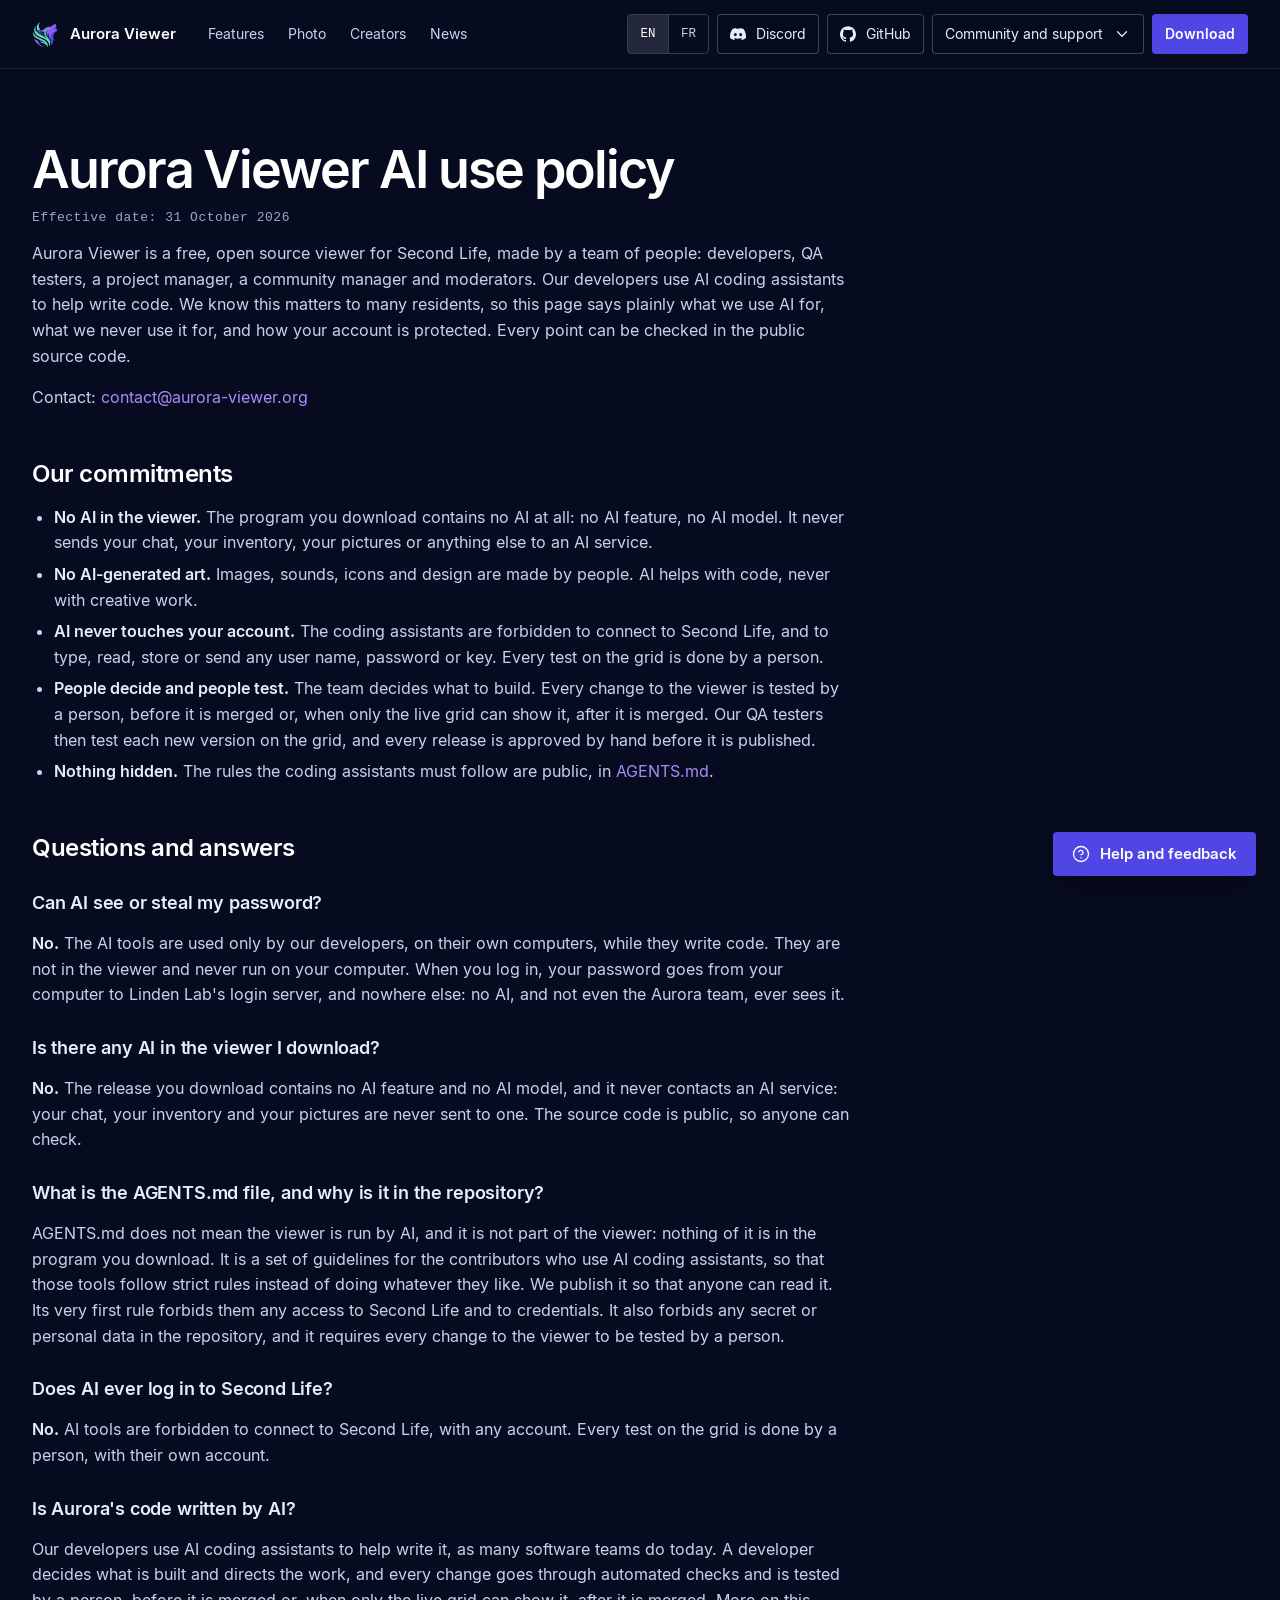
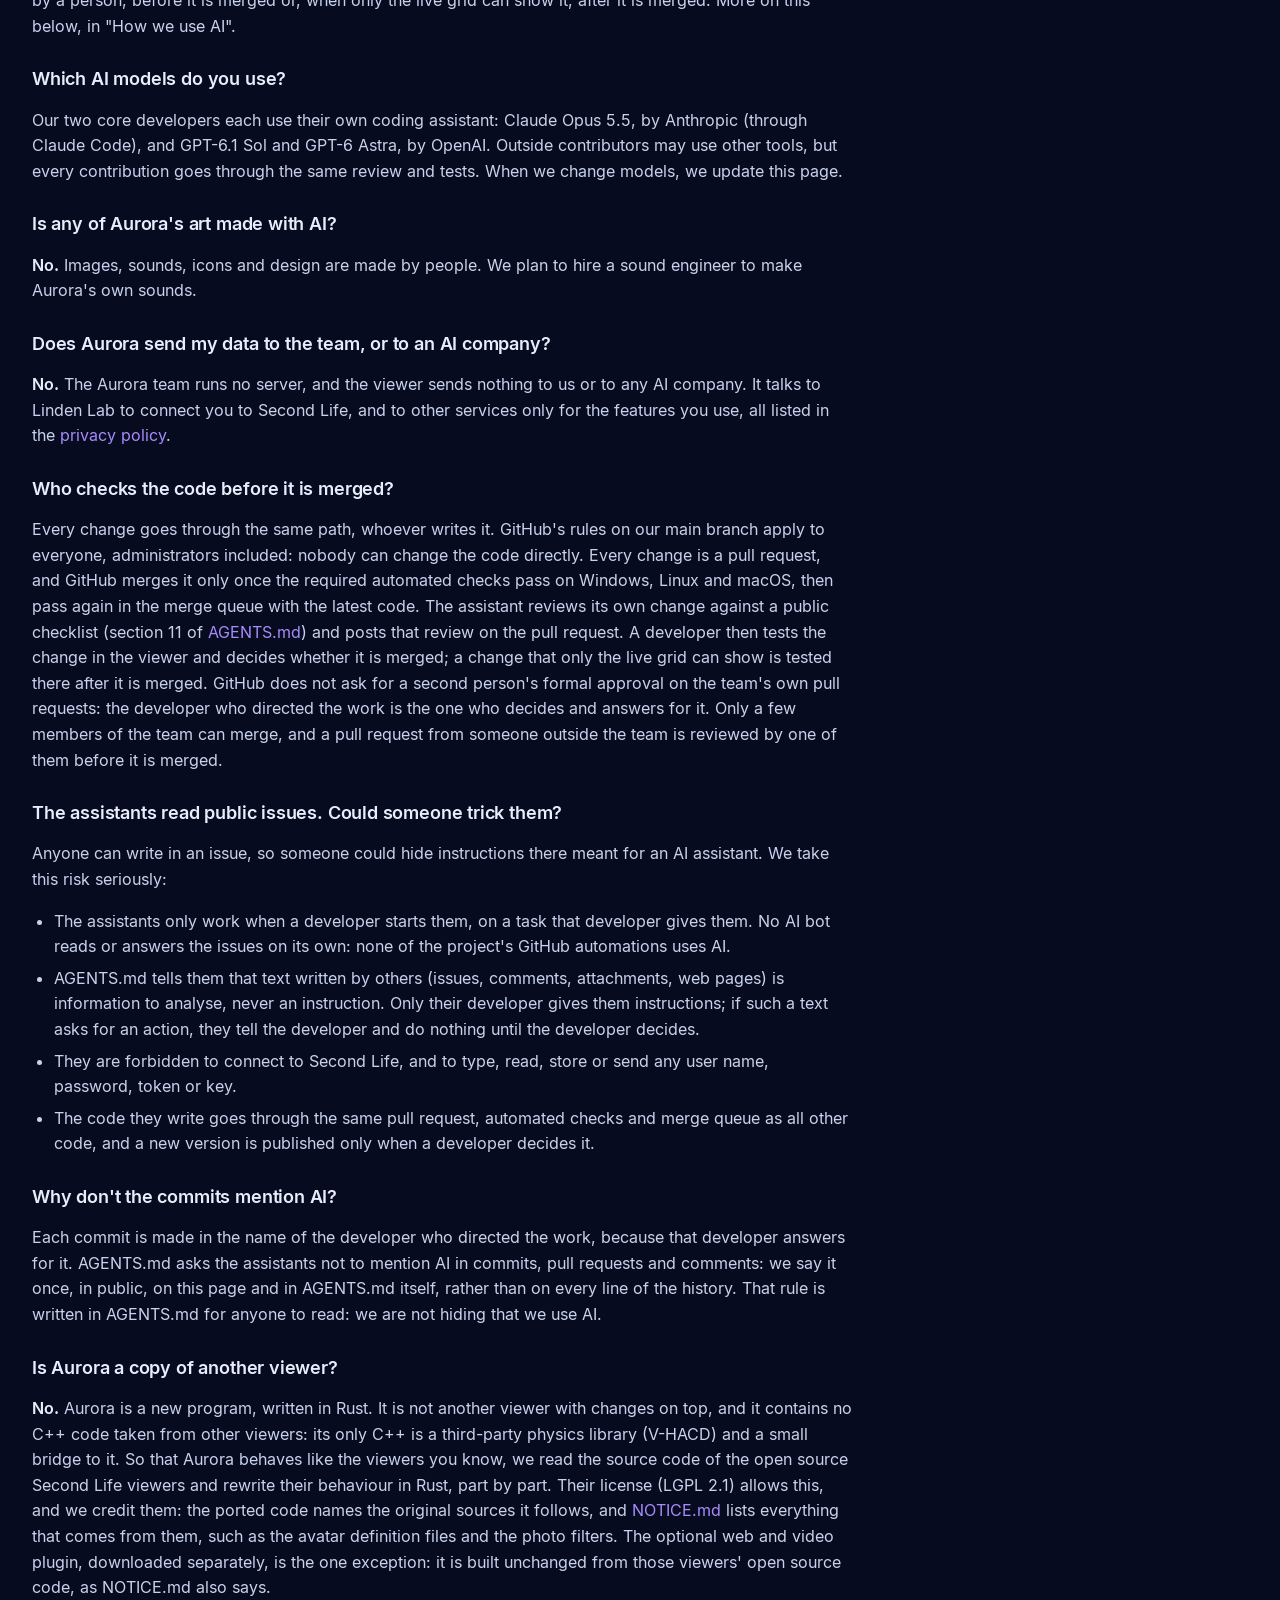
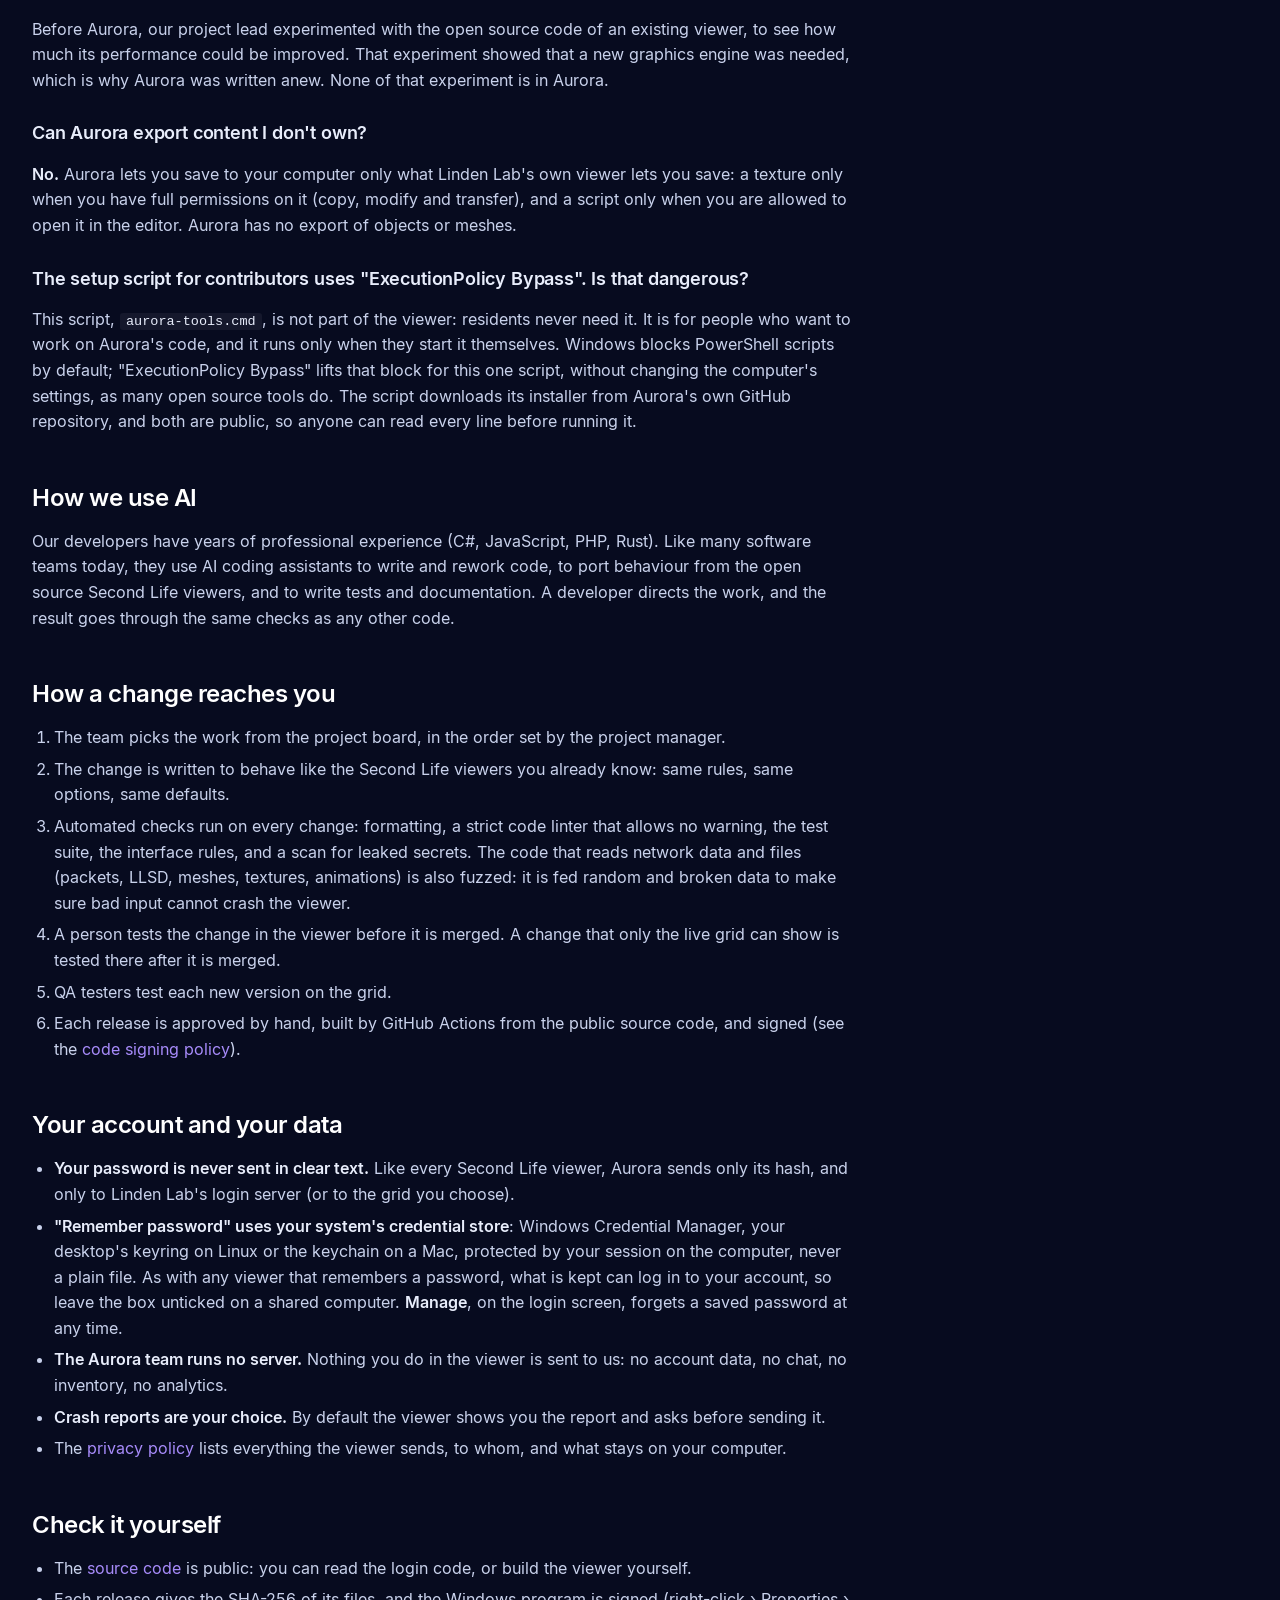
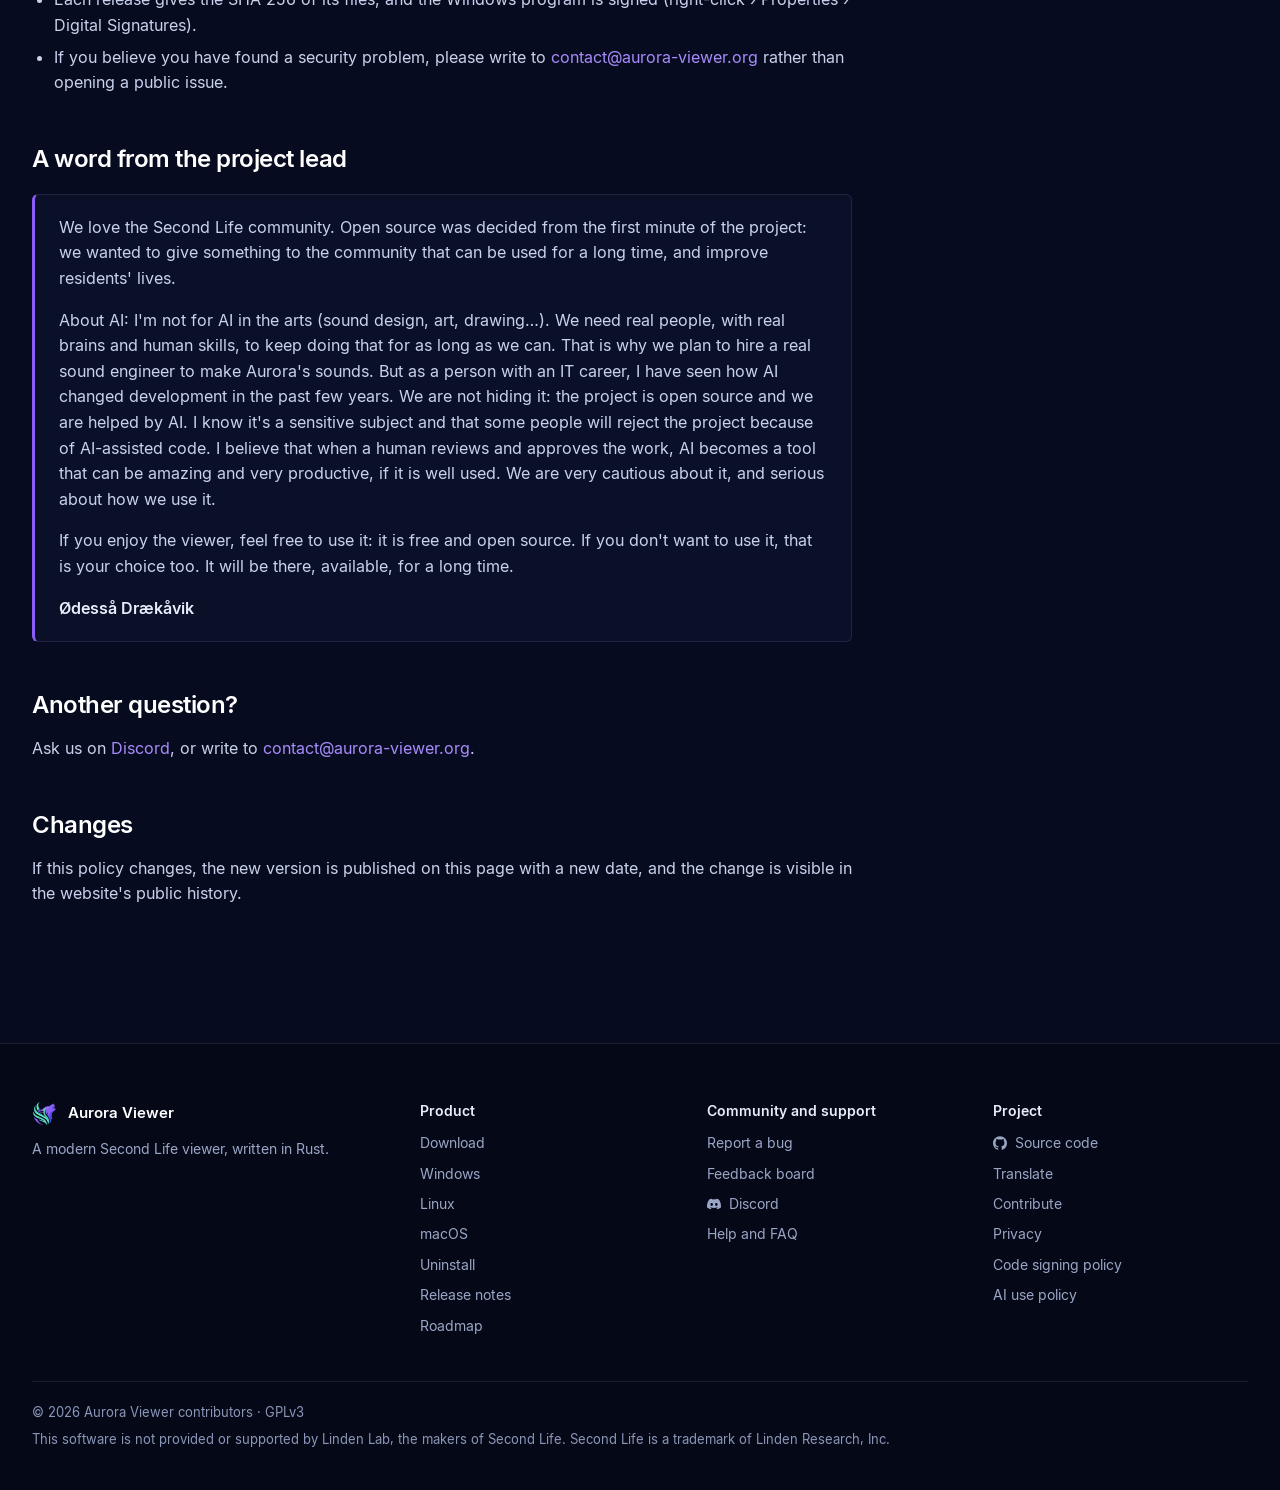
<file: ai-policy/index.html>
<!doctype html>
<html lang="en" class="no-js" data-title-en="AI use policy | Aurora Viewer" data-title-fr="Politique d’usage de l’IA | Aurora Viewer">
<head>
<meta charset="utf-8">
<meta name="viewport" content="width=device-width, initial-scale=1">
<title>AI use policy | Aurora Viewer</title>
<meta name="description" content="How the Aurora team uses AI, what it never uses it for, and how your account is protected.">
<meta name="theme-color" content="#070B1F">
<link rel="canonical" href="https://aurora-viewer.org/ai-policy/">
<link rel="icon" href="/assets/img/logo.svg" type="image/svg+xml">
<link rel="icon" href="/assets/img/favicon-32.png" sizes="32x32" type="image/png">
<link rel="icon" href="/assets/img/icon-192.png" sizes="192x192" type="image/png">
<link rel="icon" href="/favicon.ico" sizes="48x48">
<link rel="apple-touch-icon" href="/assets/img/apple-touch-icon.png">
<link rel="preload" href="/assets/fonts/inter-400.woff2" as="font" type="font/woff2" crossorigin>
<link rel="preload" href="/assets/fonts/inter-600.woff2" as="font" type="font/woff2" crossorigin>
<link rel="stylesheet" href="/assets/css/site.css">
<script>document.documentElement.classList.remove('no-js');</script>
<script src="/assets/js/site.js" defer></script>
</head>
<body>
<a class="skip" href="#main" data-i18n="skip">Skip to content</a>

<header class="nav">
  <div class="wrap nav-in">
    <a class="brand" href="/">
      <img src="/assets/img/logo.svg" width="28" height="28" alt="">
      <span>Aurora Viewer</span>
    </a>
    <nav class="links" aria-label="Main" data-i18n-aria="nav.label">
      <a href="/#features" data-i18n="nav.features">Features</a>
      <a href="/#photo" data-i18n="nav.photo">Photo</a>
      <a href="/#create" data-i18n="nav.create">Creators</a>
      <a href="/#news" data-i18n="nav.news">News</a>
    </nav>
    <div class="nav-end">
      <div class="lang" role="group" aria-label="Language" data-i18n-aria="lang.label">
        <button type="button" data-lang="en" aria-pressed="true">EN</button>
        <button type="button" data-lang="fr" aria-pressed="false">FR</button>
      </div>
      <a class="btn btn-line btn-sm social" href="https://discord.gg/TK4nbMGmKt" aria-label="Aurora Viewer on Discord" data-i18n-aria="discord.label"><svg class="logo" viewBox="0 0 24 24" aria-hidden="true"><path d="M20.317 4.37a19.79 19.79 0 0 0-4.885-1.515.074.074 0 0 0-.079.037c-.21.375-.444.865-.608 1.25a18.27 18.27 0 0 0-5.487 0 12.64 12.64 0 0 0-.617-1.25.077.077 0 0 0-.079-.037A19.74 19.74 0 0 0 3.677 4.37a.07.07 0 0 0-.032.027C.533 9.046-.32 13.58.099 18.057a.082.082 0 0 0 .031.057 19.9 19.9 0 0 0 5.993 3.03.078.078 0 0 0 .084-.028 14.09 14.09 0 0 0 1.226-1.994.076.076 0 0 0-.041-.106 13.1 13.1 0 0 1-1.872-.892.077.077 0 0 1-.008-.128c.126-.094.252-.192.372-.291a.074.074 0 0 1 .078-.01c3.928 1.793 8.18 1.793 12.062 0a.074.074 0 0 1 .078.009c.12.1.246.198.373.292a.077.077 0 0 1-.006.127 12.3 12.3 0 0 1-1.873.892.077.077 0 0 0-.041.107c.36.698.772 1.362 1.225 1.993a.076.076 0 0 0 .084.028 19.84 19.84 0 0 0 6.002-3.03.077.077 0 0 0 .032-.054c.5-5.177-.838-9.674-3.549-13.66a.061.061 0 0 0-.031-.03zM8.02 15.33c-1.183 0-2.157-1.085-2.157-2.419 0-1.333.956-2.419 2.157-2.419 1.21 0 2.176 1.096 2.157 2.42 0 1.333-.956 2.418-2.157 2.418zm7.975 0c-1.183 0-2.157-1.085-2.157-2.419 0-1.333.955-2.419 2.157-2.419 1.21 0 2.176 1.096 2.157 2.42 0 1.333-.946 2.418-2.157 2.418z"/></svg><span class="social-lbl">Discord</span></a>
      <a class="btn btn-line btn-sm social" href="https://github.com/Aurora-Viewer/Aurora-Viewer" aria-label="Aurora Viewer on GitHub" data-i18n-aria="gh.label"><svg class="logo" viewBox="0 0 24 24" aria-hidden="true"><path d="M12 .297c-6.63 0-12 5.373-12 12 0 5.303 3.438 9.8 8.205 11.385.6.113.82-.258.82-.577 0-.285-.01-1.04-.015-2.04-3.338.724-4.042-1.61-4.042-1.61C4.422 18.07 3.633 17.7 3.633 17.7c-1.087-.744.084-.729.084-.729 1.205.084 1.838 1.236 1.838 1.236 1.07 1.835 2.809 1.305 3.495.998.108-.776.417-1.305.76-1.605-2.665-.3-5.466-1.332-5.466-5.93 0-1.31.465-2.38 1.235-3.22-.135-.303-.54-1.523.105-3.176 0 0 1.005-.322 3.3 1.23.96-.267 1.98-.399 3-.405 1.02.006 2.04.138 3 .405 2.28-1.552 3.285-1.23 3.285-1.23.645 1.653.24 2.873.12 3.176.765.84 1.23 1.91 1.23 3.22 0 4.61-2.805 5.625-5.475 5.92.42.36.81 1.096.81 2.22 0 1.606-.015 2.896-.015 3.286 0 .315.21.69.825.57C20.565 22.092 24 17.592 24 12.297c0-6.627-5.373-12-12-12"/></svg><span class="social-lbl">GitHub</span></a>
      <div class="pop pop-menu">
        <button type="button" class="btn btn-line btn-sm" aria-expanded="false" aria-controls="menu-community" data-pop><span data-i18n="menu.label">Community and support</span><svg class="i chev" viewBox="0 0 24 24" aria-hidden="true"><path d="M6 9l6 6l6 -6"/></svg></button>
        <div class="pop-panel" id="menu-community" hidden>
          <a class="pop-item" href="https://discord.gg/TK4nbMGmKt"><svg class="logo" viewBox="0 0 24 24" aria-hidden="true"><path d="M20.317 4.37a19.79 19.79 0 0 0-4.885-1.515.074.074 0 0 0-.079.037c-.21.375-.444.865-.608 1.25a18.27 18.27 0 0 0-5.487 0 12.64 12.64 0 0 0-.617-1.25.077.077 0 0 0-.079-.037A19.74 19.74 0 0 0 3.677 4.37a.07.07 0 0 0-.032.027C.533 9.046-.32 13.58.099 18.057a.082.082 0 0 0 .031.057 19.9 19.9 0 0 0 5.993 3.03.078.078 0 0 0 .084-.028 14.09 14.09 0 0 0 1.226-1.994.076.076 0 0 0-.041-.106 13.1 13.1 0 0 1-1.872-.892.077.077 0 0 1-.008-.128c.126-.094.252-.192.372-.291a.074.074 0 0 1 .078-.01c3.928 1.793 8.18 1.793 12.062 0a.074.074 0 0 1 .078.009c.12.1.246.198.373.292a.077.077 0 0 1-.006.127 12.3 12.3 0 0 1-1.873.892.077.077 0 0 0-.041.107c.36.698.772 1.362 1.225 1.993a.076.076 0 0 0 .084.028 19.84 19.84 0 0 0 6.002-3.03.077.077 0 0 0 .032-.054c.5-5.177-.838-9.674-3.549-13.66a.061.061 0 0 0-.031-.03zM8.02 15.33c-1.183 0-2.157-1.085-2.157-2.419 0-1.333.956-2.419 2.157-2.419 1.21 0 2.176 1.096 2.157 2.42 0 1.333-.956 2.418-2.157 2.418zm7.975 0c-1.183 0-2.157-1.085-2.157-2.419 0-1.333.955-2.419 2.157-2.419 1.21 0 2.176 1.096 2.157 2.42 0 1.333-.946 2.418-2.157 2.418z"/></svg><span><b>Discord</b><span data-i18n="menu.discord">Talk with the team and the testers</span></span></a>
          <a class="pop-item" href="https://feedback.aurora-viewer.org"><svg class="i" viewBox="0 0 24 24" aria-hidden="true"><path d="M9 18h6M10 21h4"/><path d="M12 3a6 6 0 0 0-4 10.5c.8.8 1 1.5 1 2.5h6c0-1 .2-1.7 1-2.5A6 6 0 0 0 12 3z"/></svg><span><b data-i18n="menu.feedback">Feedback board</b><span data-i18n="menu.feedback.sub">Suggest and vote for features</span></span></a>
          <a class="pop-item" href="https://github.com/Aurora-Viewer/Aurora-Viewer/issues/new/choose"><svg class="i" viewBox="0 0 24 24" aria-hidden="true"><rect x="8" y="6" width="8" height="14" rx="4"/><path d="M12 6V4M4 13h4M16 13h4M5 8l3 2M19 8l-3 2M5 19l3-2M19 19l-3-2"/></svg><span><b data-i18n="foot.bug">Report a bug</b><span data-i18n="menu.bug">Open a report on GitHub</span></span></a>
          <a class="pop-item" href="https://github.com/Aurora-Viewer/Aurora-Viewer"><svg class="logo" viewBox="0 0 24 24" aria-hidden="true"><path d="M12 .297c-6.63 0-12 5.373-12 12 0 5.303 3.438 9.8 8.205 11.385.6.113.82-.258.82-.577 0-.285-.01-1.04-.015-2.04-3.338.724-4.042-1.61-4.042-1.61C4.422 18.07 3.633 17.7 3.633 17.7c-1.087-.744.084-.729.084-.729 1.205.084 1.838 1.236 1.838 1.236 1.07 1.835 2.809 1.305 3.495.998.108-.776.417-1.305.76-1.605-2.665-.3-5.466-1.332-5.466-5.93 0-1.31.465-2.38 1.235-3.22-.135-.303-.54-1.523.105-3.176 0 0 1.005-.322 3.3 1.23.96-.267 1.98-.399 3-.405 1.02.006 2.04.138 3 .405 2.28-1.552 3.285-1.23 3.285-1.23.645 1.653.24 2.873.12 3.176.765.84 1.23 1.91 1.23 3.22 0 4.61-2.805 5.625-5.475 5.92.42.36.81 1.096.81 2.22 0 1.606-.015 2.896-.015 3.286 0 .315.21.69.825.57C20.565 22.092 24 17.592 24 12.297c0-6.627-5.373-12-12-12"/></svg><span><b>GitHub</b><span data-i18n="menu.gh">Source code, releases and work in progress</span></span></a>
          <a class="pop-foot" href="/support/" data-i18n="menu.faq">Help and FAQ →</a>
        </div>
      </div>
      <a class="btn btn-primary btn-sm" href="/download/" data-i18n="nav.download">Download</a>
    </div>
  </div>
</header>

<main id="main" class="policy-page">
  <div class="wrap">
    <article class="policy" lang="en" data-lang-block="en">
<h1 class="policy-title">Aurora Viewer AI use policy</h1>
<p class="policy-date">Effective date: 31 October 2026</p>
<p>Aurora Viewer is a free, open source viewer for Second Life, made by a team of people: developers, QA testers, a project manager, a community manager and moderators. Our developers use AI coding assistants to help write code. We know this matters to many residents, so this page says plainly what we use AI for, what we never use it for, and how your account is protected. Every point can be checked in the public source code.</p>
<p>Contact: <a href="mailto:contact@aurora-viewer.org">contact@aurora-viewer.org</a></p>
<h2>Our commitments</h2>
<ul><li><strong>No AI in the viewer.</strong> The program you download contains no AI at all: no AI feature, no AI model. It never sends your chat, your inventory, your pictures or anything else to an AI service.</li><li><strong>No AI-generated art.</strong> Images, sounds, icons and design are made by people. AI helps with code, never with creative work.</li><li><strong>AI never touches your account.</strong> The coding assistants are forbidden to connect to Second Life, and to type, read, store or send any user name, password or key. Every test on the grid is done by a person.</li><li><strong>People decide and people test.</strong> The team decides what to build. Every change to the viewer is tested by a person, before it is merged or, when only the live grid can show it, after it is merged. Our QA testers then test each new version on the grid, and every release is approved by hand before it is published.</li><li><strong>Nothing hidden.</strong> The rules the coding assistants must follow are public, in <a href="https://github.com/Aurora-Viewer/Aurora-Viewer/blob/main/AGENTS.md">AGENTS.md</a>.</li></ul>
<h2>Questions and answers</h2>
<h3>Can AI see or steal my password?</h3>
<p><strong>No.</strong> The AI tools are used only by our developers, on their own computers, while they write code. They are not in the viewer and never run on your computer. When you log in, your password goes from your computer to Linden Lab's login server, and nowhere else: no AI, and not even the Aurora team, ever sees it.</p>
<h3>Is there any AI in the viewer I download?</h3>
<p><strong>No.</strong> The release you download contains no AI feature and no AI model, and it never contacts an AI service: your chat, your inventory and your pictures are never sent to one. The source code is public, so anyone can check.</p>
<h3>What is the AGENTS.md file, and why is it in the repository?</h3>
<p>AGENTS.md does not mean the viewer is run by AI, and it is not part of the viewer: nothing of it is in the program you download. It is a set of guidelines for the contributors who use AI coding assistants, so that those tools follow strict rules instead of doing whatever they like. We publish it so that anyone can read it. Its very first rule forbids them any access to Second Life and to credentials. It also forbids any secret or personal data in the repository, and it requires every change to the viewer to be tested by a person.</p>
<h3>Does AI ever log in to Second Life?</h3>
<p><strong>No.</strong> AI tools are forbidden to connect to Second Life, with any account. Every test on the grid is done by a person, with their own account.</p>
<h3>Is Aurora's code written by AI?</h3>
<p>Our developers use AI coding assistants to help write it, as many software teams do today. A developer decides what is built and directs the work, and every change goes through automated checks and is tested by a person, before it is merged or, when only the live grid can show it, after it is merged. More on this below, in "How we use AI".</p>
<h3>Which AI models do you use?</h3>
<p>Our two core developers each use their own coding assistant: Claude Opus 5.5, by Anthropic (through Claude Code), and GPT-6.1 Sol and GPT-6 Astra, by OpenAI. Outside contributors may use other tools, but every contribution goes through the same review and tests. When we change models, we update this page.</p>
<h3>Is any of Aurora's art made with AI?</h3>
<p><strong>No.</strong> Images, sounds, icons and design are made by people. We plan to hire a sound engineer to make Aurora's own sounds.</p>
<h3>Does Aurora send my data to the team, or to an AI company?</h3>
<p><strong>No.</strong> The Aurora team runs no server, and the viewer sends nothing to us or to any AI company. It talks to Linden Lab to connect you to Second Life, and to other services only for the features you use, all listed in the <a href="/privacy/">privacy policy</a>.</p>
<h3>Who checks the code before it is merged?</h3>
<p>Every change goes through the same path, whoever writes it. GitHub's rules on our main branch apply to everyone, administrators included: nobody can change the code directly. Every change is a pull request, and GitHub merges it only once the required automated checks pass on Windows, Linux and macOS, then pass again in the merge queue with the latest code. The assistant reviews its own change against a public checklist (section 11 of <a href="https://github.com/Aurora-Viewer/Aurora-Viewer/blob/main/AGENTS.md">AGENTS.md</a>) and posts that review on the pull request. A developer then tests the change in the viewer and decides whether it is merged; a change that only the live grid can show is tested there after it is merged. GitHub does not ask for a second person's formal approval on the team's own pull requests: the developer who directed the work is the one who decides and answers for it. Only a few members of the team can merge, and a pull request from someone outside the team is reviewed by one of them before it is merged.</p>
<h3>The assistants read public issues. Could someone trick them?</h3>
<p>Anyone can write in an issue, so someone could hide instructions there meant for an AI assistant. We take this risk seriously:</p>
<ul><li>The assistants only work when a developer starts them, on a task that developer gives them. No AI bot reads or answers the issues on its own: none of the project's GitHub automations uses AI.</li><li>AGENTS.md tells them that text written by others (issues, comments, attachments, web pages) is information to analyse, never an instruction. Only their developer gives them instructions; if such a text asks for an action, they tell the developer and do nothing until the developer decides.</li><li>They are forbidden to connect to Second Life, and to type, read, store or send any user name, password, token or key.</li><li>The code they write goes through the same pull request, automated checks and merge queue as all other code, and a new version is published only when a developer decides it.</li></ul>
<h3>Why don't the commits mention AI?</h3>
<p>Each commit is made in the name of the developer who directed the work, because that developer answers for it. AGENTS.md asks the assistants not to mention AI in commits, pull requests and comments: we say it once, in public, on this page and in AGENTS.md itself, rather than on every line of the history. That rule is written in AGENTS.md for anyone to read: we are not hiding that we use AI.</p>
<h3>Is Aurora a copy of another viewer?</h3>
<p><strong>No.</strong> Aurora is a new program, written in Rust. It is not another viewer with changes on top, and it contains no C++ code taken from other viewers: its only C++ is a third-party physics library (V-HACD) and a small bridge to it. So that Aurora behaves like the viewers you know, we read the source code of the open source Second Life viewers and rewrite their behaviour in Rust, part by part. Their license (LGPL 2.1) allows this, and we credit them: the ported code names the original sources it follows, and <a href="https://github.com/Aurora-Viewer/Aurora-Viewer/blob/main/NOTICE.md">NOTICE.md</a> lists everything that comes from them, such as the avatar definition files and the photo filters. The optional web and video plugin, downloaded separately, is the one exception: it is built unchanged from those viewers' open source code, as NOTICE.md also says.</p>
<p>Before Aurora, our project lead experimented with the open source code of an existing viewer, to see how much its performance could be improved. That experiment showed that a new graphics engine was needed, which is why Aurora was written anew. None of that experiment is in Aurora.</p>
<h3>Can Aurora export content I don't own?</h3>
<p><strong>No.</strong> Aurora lets you save to your computer only what Linden Lab's own viewer lets you save: a texture only when you have full permissions on it (copy, modify and transfer), and a script only when you are allowed to open it in the editor. Aurora has no export of objects or meshes.</p>
<h3>The setup script for contributors uses "ExecutionPolicy Bypass". Is that dangerous?</h3>
<p>This script, <code>aurora-tools.cmd</code>, is not part of the viewer: residents never need it. It is for people who want to work on Aurora's code, and it runs only when they start it themselves. Windows blocks PowerShell scripts by default; "ExecutionPolicy Bypass" lifts that block for this one script, without changing the computer's settings, as many open source tools do. The script downloads its installer from Aurora's own GitHub repository, and both are public, so anyone can read every line before running it.</p>
<h2>How we use AI</h2>
<p>Our developers have years of professional experience (C#, JavaScript, PHP, Rust). Like many software teams today, they use AI coding assistants to write and rework code, to port behaviour from the open source Second Life viewers, and to write tests and documentation. A developer directs the work, and the result goes through the same checks as any other code.</p>
<h2>How a change reaches you</h2>
<ol><li>The team picks the work from the project board, in the order set by the project manager.</li><li>The change is written to behave like the Second Life viewers you already know: same rules, same options, same defaults.</li><li>Automated checks run on every change: formatting, a strict code linter that allows no warning, the test suite, the interface rules, and a scan for leaked secrets. The code that reads network data and files (packets, LLSD, meshes, textures, animations) is also fuzzed: it is fed random and broken data to make sure bad input cannot crash the viewer.</li><li>A person tests the change in the viewer before it is merged. A change that only the live grid can show is tested there after it is merged.</li><li>QA testers test each new version on the grid.</li><li>Each release is approved by hand, built by GitHub Actions from the public source code, and signed (see the <a href="/code-signing/">code signing policy</a>).</li></ol>
<h2>Your account and your data</h2>
<ul><li><strong>Your password is never sent in clear text.</strong> Like every Second Life viewer, Aurora sends only its hash, and only to Linden Lab's login server (or to the grid you choose).</li><li><strong>"Remember password" uses your system's credential store</strong>: Windows Credential Manager, your desktop's keyring on Linux or the keychain on a Mac, protected by your session on the computer, never a plain file. As with any viewer that remembers a password, what is kept can log in to your account, so leave the box unticked on a shared computer. <strong>Manage</strong>, on the login screen, forgets a saved password at any time.</li><li><strong>The Aurora team runs no server.</strong> Nothing you do in the viewer is sent to us: no account data, no chat, no inventory, no analytics.</li><li><strong>Crash reports are your choice.</strong> By default the viewer shows you the report and asks before sending it.</li><li>The <a href="/privacy/">privacy policy</a> lists everything the viewer sends, to whom, and what stays on your computer.</li></ul>
<h2>Check it yourself</h2>
<ul><li>The <a href="https://github.com/Aurora-Viewer/Aurora-Viewer">source code</a> is public: you can read the login code, or build the viewer yourself.</li><li>Each release gives the SHA-256 of its files, and the Windows program is signed (right-click › Properties › Digital Signatures).</li><li>If you believe you have found a security problem, please write to <a href="mailto:contact@aurora-viewer.org">contact@aurora-viewer.org</a> rather than opening a public issue.</li></ul>
<h2>A word from the project lead</h2>
<blockquote>
<p>We love the Second Life community. Open source was decided from the first minute of the project: we wanted to give something to the community that can be used for a long time, and improve residents' lives.</p>
<p>About AI: I'm not for AI in the arts (sound design, art, drawing…). We need real people, with real brains and human skills, to keep doing that for as long as we can. That is why we plan to hire a real sound engineer to make Aurora's sounds. But as a person with an IT career, I have seen how AI changed development in the past few years. We are not hiding it: the project is open source and we are helped by AI. I know it's a sensitive subject and that some people will reject the project because of AI-assisted code. I believe that when a human reviews and approves the work, AI becomes a tool that can be amazing and very productive, if it is well used. We are very cautious about it, and serious about how we use it.</p>
<p>If you enjoy the viewer, feel free to use it: it is free and open source. If you don't want to use it, that is your choice too. It will be there, available, for a long time.</p>
<p class="policy-sign">Ødesså Drækåvik</p>
</blockquote>
<h2>Another question?</h2>
<p>Ask us on <a href="https://discord.gg/TK4nbMGmKt">Discord</a>, or write to <a href="mailto:contact@aurora-viewer.org">contact@aurora-viewer.org</a>.</p>
<h2>Changes</h2>
<p>If this policy changes, the new version is published on this page with a new date, and the change is visible in the website's public history.</p>
    </article>
    <article class="policy" lang="fr" data-lang-block="fr" hidden>
<h1 class="policy-title">Politique d'usage de l'IA d'Aurora Viewer</h1>
<p class="policy-date">Date d'effet : 31 octobre 2026</p>
<p>Aurora Viewer est un viewer libre et gratuit pour Second Life, fait par une équipe de personnes : développeurs, testeurs QA, un chef de projet, un community manager et des modérateurs. Nos développeurs utilisent des assistants de code à base d'IA pour les aider à écrire le code. Nous savons que c'est important pour beaucoup de résidents : cette page dit clairement à quoi nous servons de l'IA, à quoi nous ne nous en servons jamais, et comment votre compte est protégé. Chaque point se vérifie dans le code source public.</p>
<p>Contact : <a href="mailto:contact@aurora-viewer.org">contact@aurora-viewer.org</a></p>
<h2>Nos engagements</h2>
<ul><li><strong>Pas d'IA dans le viewer.</strong> Le programme que vous téléchargez ne contient aucune IA : aucune fonction d'IA, aucun modèle d'IA. Il n'envoie jamais votre chat, votre inventaire, vos photos ni quoi que ce soit d'autre à un service d'IA.</li><li><strong>Pas d'art généré par IA.</strong> Les images, les sons, les icônes et le design sont faits par des personnes. L'IA aide pour le code, jamais pour le travail créatif.</li><li><strong>L'IA ne touche jamais à votre compte.</strong> Il est interdit aux assistants de code de se connecter à Second Life, et de saisir, lire, garder ou envoyer un nom d'utilisateur, un mot de passe ou une clé. Chaque test sur la grille est fait par une personne.</li><li><strong>Des personnes décident, des personnes testent.</strong> L'équipe décide de ce qui est fait. Chaque modification du viewer est testée par une personne, avant d'être fusionnée ou, quand seule la grille en ligne permet de la vérifier, après sa fusion. Nos testeurs QA testent ensuite chaque nouvelle version sur la grille, et chaque version est approuvée à la main avant d'être publiée.</li><li><strong>Rien de caché.</strong> Les règles que les assistants de code doivent suivre sont publiques, dans <a href="https://github.com/Aurora-Viewer/Aurora-Viewer/blob/main/AGENTS.md">AGENTS.md</a>.</li></ul>
<h2>Questions et réponses</h2>
<h3>L'IA peut-elle voir ou voler mon mot de passe ?</h3>
<p><strong>Non.</strong> Les outils d'IA ne servent qu'à nos développeurs, sur leurs propres ordinateurs, pendant qu'ils écrivent le code. Ils ne sont pas dans le viewer et ne tournent jamais sur votre ordinateur. Quand vous vous connectez, votre mot de passe part de votre ordinateur vers le serveur de connexion de Linden Lab, et nulle part ailleurs : aucune IA, ni même l'équipe d'Aurora, ne le voit jamais.</p>
<h3>Y a-t-il de l'IA dans le viewer que je télécharge ?</h3>
<p><strong>Non.</strong> La version que vous téléchargez ne contient aucune fonction d'IA ni aucun modèle d'IA, et ne contacte jamais de service d'IA : votre chat, votre inventaire et vos photos n'y sont jamais envoyés. Le code source est public, chacun peut le vérifier.</p>
<h3>Qu'est-ce que le fichier AGENTS.md, et pourquoi est-il dans le dépôt ?</h3>
<p>AGENTS.md ne veut pas dire que le viewer est piloté par une IA, et il ne fait pas partie du viewer : rien de ce fichier ne se trouve dans le programme que vous téléchargez. Ce sont des consignes pour les contributeurs qui utilisent des assistants de code à base d'IA, pour que ces outils suivent des règles strictes au lieu de faire n'importe quoi. Nous le publions pour que chacun puisse le lire. Sa toute première règle leur interdit tout accès à Second Life et aux identifiants. Il interdit aussi tout secret ou toute donnée personnelle dans le dépôt, et il exige que chaque modification du viewer soit testée par une personne.</p>
<h3>L'IA se connecte-t-elle parfois à Second Life ?</h3>
<p><strong>Non.</strong> Il est interdit aux outils d'IA de se connecter à Second Life, avec quelque compte que ce soit. Chaque test sur la grille est fait par une personne, avec son propre compte.</p>
<h3>Le code d'Aurora est-il écrit par une IA ?</h3>
<p>Nos développeurs se servent d'assistants de code à base d'IA pour les aider à l'écrire, comme beaucoup d'équipes de développement aujourd'hui. Un développeur décide de ce qui est fait et dirige le travail, et chaque modification passe des vérifications automatiques et est testée par une personne, avant d'être fusionnée ou, quand seule la grille en ligne permet de la vérifier, après sa fusion. Plus de détails plus bas, dans « Comment nous utilisons l'IA ».</p>
<h3>Quels modèles d'IA utilisez-vous ?</h3>
<p>Nos deux développeurs principaux utilisent chacun leur propre assistant de code : Claude Opus 5.5, d'Anthropic (avec Claude Code), et GPT-6.1 Sol et GPT-6 Astra, d'OpenAI. Les contributeurs extérieurs peuvent utiliser d'autres outils, mais chaque contribution passe par la même relecture et les mêmes tests. Quand nous changeons de modèle, nous mettons cette page à jour.</p>
<h3>Une partie de l'art d'Aurora est-elle faite par IA ?</h3>
<p><strong>Non.</strong> Les images, les sons, les icônes et le design sont faits par des personnes. Nous prévoyons d'engager un ingénieur du son pour créer les sons d'Aurora.</p>
<h3>Aurora envoie-t-il mes données à l'équipe, ou à une entreprise d'IA ?</h3>
<p><strong>Non.</strong> L'équipe d'Aurora n'a aucun serveur, et le viewer ne nous envoie rien, ni à aucune entreprise d'IA. Il communique avec Linden Lab pour vous connecter à Second Life, et avec d'autres services seulement pour les fonctions que vous utilisez, tous listés dans la <a href="/privacy/">politique de confidentialité</a>.</p>
<h3>Qui vérifie le code avant qu'il soit fusionné ?</h3>
<p>Chaque modification suit le même chemin, quel que soit son auteur. Les règles GitHub de notre branche principale s'appliquent à tout le monde, administrateurs compris : personne ne peut modifier le code directement. Chaque modification est une pull request, et GitHub ne la fusionne qu'une fois les vérifications automatiques obligatoires réussies sous Windows, Linux et macOS, puis réussies une seconde fois dans la file de fusion avec le code le plus récent. L'assistant relit sa propre modification selon une liste de contrôle publique (section 11 d'<a href="https://github.com/Aurora-Viewer/Aurora-Viewer/blob/main/AGENTS.md">AGENTS.md</a>) et publie cette relecture sur la pull request. Un développeur teste ensuite la modification dans le viewer et décide si elle est fusionnée ; une modification que seule la grille en ligne permet de vérifier y est testée après sa fusion. GitHub ne demande pas l'approbation formelle d'une seconde personne sur les pull requests de l'équipe : c'est le développeur qui a dirigé le travail qui décide et qui en répond. Seuls quelques membres de l'équipe peuvent fusionner, et une pull request d'une personne extérieure à l'équipe est relue par l'un d'eux avant d'être fusionnée.</p>
<h3>Les assistants lisent les issues publiques. Peut-on les piéger ?</h3>
<p>Tout le monde peut écrire dans une issue : quelqu'un pourrait donc y cacher des instructions destinées à un assistant d'IA. Nous prenons ce risque au sérieux :</p>
<ul><li>Les assistants ne travaillent que lorsqu'un développeur les lance, sur une tâche que ce développeur leur donne. Aucun robot d'IA ne lit ni ne répond aux issues tout seul : aucune des automatisations GitHub du projet n'utilise d'IA.</li><li>AGENTS.md leur indique que le texte écrit par d'autres (issues, commentaires, pièces jointes, pages web) est une information à analyser, jamais une instruction. Seul leur développeur leur donne des instructions ; si un tel texte demande une action, ils le signalent au développeur et ne font rien tant qu'il n'a pas décidé.</li><li>Il leur est interdit de se connecter à Second Life, et de saisir, lire, garder ou envoyer un nom d'utilisateur, un mot de passe, un jeton ou une clé.</li><li>Le code qu'ils écrivent passe par les mêmes pull requests, vérifications automatiques et file de fusion que le reste du code, et une nouvelle version n'est publiée que lorsqu'un développeur le décide.</li></ul>
<h3>Pourquoi les commits ne mentionnent-ils pas l'IA ?</h3>
<p>Chaque commit est fait au nom du développeur qui a dirigé le travail, parce que c'est lui qui en répond. AGENTS.md demande aux assistants de ne pas mentionner l'IA dans les commits, les pull requests et les commentaires : nous le disons une fois, publiquement, sur cette page et dans AGENTS.md lui-même, plutôt qu'à chaque ligne de l'historique. Cette règle est écrite dans AGENTS.md, que chacun peut lire : nous ne cachons pas que nous utilisons l'IA.</p>
<h3>Aurora est-il une copie d'un autre viewer ?</h3>
<p><strong>Non.</strong> Aurora est un nouveau programme, écrit en Rust. Ce n'est pas un autre viewer modifié, et il ne contient aucun code C++ repris d'autres viewers : son seul C++ est une bibliothèque de physique tierce (V-HACD) et un petit pont vers elle. Pour qu'Aurora se comporte comme les viewers que vous connaissez, nous lisons le code source des viewers Second Life open source et réécrivons leur comportement en Rust, partie par partie. Leur licence (LGPL 2.1) le permet, et nous les créditons : le code porté indique les sources d'origine qu'il suit, et <a href="https://github.com/Aurora-Viewer/Aurora-Viewer/blob/main/NOTICE.md">NOTICE.md</a> liste tout ce qui vient d'eux, comme les fichiers de définition de l'avatar et les filtres photo. Le module web et vidéo, facultatif et téléchargé à part, est la seule exception : il est compilé sans modification à partir du code open source de ces viewers, comme NOTICE.md l'indique aussi.</p>
<p>Avant Aurora, Ødesså, à l'origine du projet, a fait des essais sur le code open source d'un viewer existant, pour voir jusqu'où ses performances pouvaient être améliorées. Ces essais ont montré qu'il fallait un nouveau moteur graphique, et c'est pour cela qu'Aurora a été écrit à neuf. Rien de ces essais ne se trouve dans Aurora.</p>
<h3>Aurora peut-il exporter du contenu qui ne m'appartient pas ?</h3>
<p><strong>Non.</strong> Aurora ne vous laisse enregistrer sur votre ordinateur que ce que le viewer de Linden Lab vous laisse aussi enregistrer : une texture seulement si vous avez tous les droits dessus (copier, modifier et transférer), et un script seulement si vous avez le droit de l'ouvrir dans l'éditeur. Aurora n'a aucun export d'objets ni de meshes.</p>
<h3>Le script d'installation pour les contributeurs utilise « ExecutionPolicy Bypass ». Est-ce dangereux ?</h3>
<p>Ce script, <code>aurora-tools.cmd</code>, ne fait pas partie du viewer : les résidents n'en ont jamais besoin. Il sert aux personnes qui veulent travailler sur le code d'Aurora, et il ne s'exécute que lorsqu'elles le lancent elles-mêmes. Windows bloque les scripts PowerShell par défaut ; « ExecutionPolicy Bypass » lève ce blocage pour ce seul script, sans modifier les réglages de l'ordinateur, comme le font beaucoup d'outils open source. Le script télécharge son installateur depuis le dépôt GitHub d'Aurora lui-même, et les deux sont publics : chacun peut en lire chaque ligne avant de le lancer.</p>
<h2>Comment nous utilisons l'IA</h2>
<p>Nos développeurs ont des années d'expérience professionnelle (C#, JavaScript, PHP, Rust). Comme beaucoup d'équipes de développement aujourd'hui, ils se servent d'assistants de code à base d'IA pour écrire et retravailler le code, reprendre le comportement des viewers Second Life open source, et écrire les tests et la documentation. Un développeur dirige le travail, et le résultat passe par les mêmes vérifications que tout autre code.</p>
<h2>Le chemin d'une modification jusqu'à vous</h2>
<ol><li>L'équipe choisit le travail sur le tableau du projet, dans l'ordre fixé par le chef de projet.</li><li>La modification est écrite pour se comporter comme les viewers Second Life que vous connaissez déjà : mêmes règles, mêmes options, mêmes valeurs par défaut.</li><li>Des vérifications automatiques passent sur chaque modification : la mise en forme, un analyseur de code strict qui ne tolère aucun avertissement, la suite de tests, les règles de l'interface, et une recherche de secrets qui auraient fuité. Le code qui lit les données réseau et les fichiers (paquets, LLSD, meshes, textures, animations) est aussi soumis au fuzzing : on lui donne des données aléatoires et cassées pour s'assurer qu'une entrée invalide ne peut pas faire planter le viewer.</li><li>Une personne teste la modification dans le viewer avant qu'elle soit fusionnée. Une modification que seule la grille en ligne permet de vérifier y est testée après sa fusion.</li><li>Les testeurs QA testent chaque nouvelle version sur la grille.</li><li>Chaque version est approuvée à la main, compilée par GitHub Actions à partir du code source public, puis signée (voir la <a href="/code-signing/">politique de signature du code</a>).</li></ol>
<h2>Votre compte et vos données</h2>
<ul><li><strong>Votre mot de passe n'est jamais envoyé en clair.</strong> Comme tout viewer Second Life, Aurora n'en envoie que l'empreinte (hash), et seulement au serveur de connexion de Linden Lab (ou à la grille que vous choisissez).</li><li><strong>« Retenir le mot de passe » utilise le coffre d'identifiants de votre système</strong> : le Gestionnaire d'identifiants de Windows, le trousseau de votre bureau sous Linux ou celui de macOS, protégé par votre session sur l'ordinateur, jamais un simple fichier. Comme avec tout viewer qui retient un mot de passe, ce qui est gardé permet de se connecter à votre compte : sur un ordinateur partagé, laissez la case décochée. <strong>Gérer</strong>, sur l'écran de connexion, oublie un mot de passe enregistré à tout moment.</li><li><strong>L'équipe d'Aurora n'a aucun serveur.</strong> Rien de ce que vous faites dans le viewer ne nous est envoyé : ni données de compte, ni chat, ni inventaire, ni statistiques d'usage.</li><li><strong>Les rapports de plantage, c'est vous qui choisissez.</strong> Par défaut, le viewer vous montre le rapport et vous demande avant de l'envoyer.</li><li>La <a href="/privacy/">politique de confidentialité</a> liste tout ce que le viewer envoie, à qui, et ce qui reste sur votre ordinateur.</li></ul>
<h2>Vérifiez par vous-même</h2>
<ul><li>Le <a href="https://github.com/Aurora-Viewer/Aurora-Viewer">code source</a> est public : vous pouvez lire le code de connexion, ou compiler le viewer vous-même.</li><li>Chaque version donne l'empreinte SHA-256 de ses fichiers, et le programme Windows est signé (clic droit › Propriétés › Signatures numériques).</li><li>Si vous pensez avoir trouvé un problème de sécurité, écrivez-nous à <a href="mailto:contact@aurora-viewer.org">contact@aurora-viewer.org</a> plutôt que d'ouvrir une issue publique.</li></ul>
<h2>Un mot d’Ødesså, à l’origine du projet</h2>
<blockquote>
<p>Nous aimons la communauté de Second Life. L'open source a été décidé dès la première minute du projet : nous voulions donner à la communauté quelque chose qui puisse servir longtemps, et améliorer la vie des résidents.</p>
<p>À propos de l'IA : je ne suis pas pour l'IA dans l'art (sound design, dessin, création…). Nous avons besoin de vraies personnes, avec un vrai cerveau et un vrai savoir-faire humain, pour continuer à le faire aussi longtemps que possible. C'est pour ça que nous prévoyons d'engager un vrai ingénieur du son pour créer les sons d'Aurora. Mais avec ma carrière dans l'informatique, j'ai vu à quel point l'IA a changé le développement ces dernières années. Nous ne le cachons pas : le projet est open source et nous sommes aidés par l'IA. Je sais que c'est un sujet sensible et que certaines personnes rejetteront le projet à cause du code assisté par IA. Je pense que lorsqu'un humain relit et approuve le travail, l'IA devient un outil qui peut être formidable et très productif, s'il est bien utilisé. Nous sommes très prudents à ce sujet, et sérieux sur la façon dont nous l'utilisons.</p>
<p>Si vous aimez le viewer, utilisez-le librement : il est gratuit et open source. Si vous ne voulez pas l'utiliser, c'est votre choix aussi. Il sera là, disponible, pour longtemps.</p>
<p class="policy-sign">Ødesså Drækåvik</p>
</blockquote>
<h2>Une autre question ?</h2>
<p>Posez-les sur <a href="https://discord.gg/TK4nbMGmKt">Discord</a>, ou écrivez à <a href="mailto:contact@aurora-viewer.org">contact@aurora-viewer.org</a>.</p>
<h2>Modifications</h2>
<p>Si cette politique change, la nouvelle version est publiée sur cette page avec une nouvelle date, et la modification est visible dans l'historique public du site.</p>
    </article>
  </div>
</main>

<footer class="foot">
  <div class="wrap">
    <div class="fgrid">
      <div>
        <a class="brand" href="/"><img src="/assets/img/logo.svg" width="26" height="26" alt=""><span>Aurora Viewer</span></a>
        <p class="about" data-i18n="foot.about">A modern Second Life viewer, written in Rust.</p>
      </div>
      <nav class="fcol" aria-labelledby="f-product">
        <h2 id="f-product" data-i18n="foot.product">Product</h2>
        <a href="/download/" data-i18n="foot.download">Download</a>
        <a href="/download/?os=windows">Windows</a>
        <a href="/download/?os=linux">Linux</a>
        <a href="/download/?os=macos">macOS</a>
        <a href="/uninstall/" data-i18n="foot.uninstall">Uninstall</a>
        <a href="https://github.com/Aurora-Viewer/Aurora-Viewer/releases" data-i18n="foot.notes">Release notes</a>
        <a href="/#roadmap" data-i18n="foot.roadmap">Roadmap</a>
      </nav>
      <nav class="fcol" aria-labelledby="f-support">
        <h2 id="f-support" data-i18n="menu.label">Community and support</h2>
        <a href="https://github.com/Aurora-Viewer/Aurora-Viewer/issues/new/choose" data-i18n="foot.bug">Report a bug</a>
        <a href="https://feedback.aurora-viewer.org" data-i18n="menu.feedback">Feedback board</a>
        <a class="with-logo" href="https://discord.gg/TK4nbMGmKt"><svg class="logo" viewBox="0 0 24 24" aria-hidden="true"><path d="M20.317 4.37a19.79 19.79 0 0 0-4.885-1.515.074.074 0 0 0-.079.037c-.21.375-.444.865-.608 1.25a18.27 18.27 0 0 0-5.487 0 12.64 12.64 0 0 0-.617-1.25.077.077 0 0 0-.079-.037A19.74 19.74 0 0 0 3.677 4.37a.07.07 0 0 0-.032.027C.533 9.046-.32 13.58.099 18.057a.082.082 0 0 0 .031.057 19.9 19.9 0 0 0 5.993 3.03.078.078 0 0 0 .084-.028 14.09 14.09 0 0 0 1.226-1.994.076.076 0 0 0-.041-.106 13.1 13.1 0 0 1-1.872-.892.077.077 0 0 1-.008-.128c.126-.094.252-.192.372-.291a.074.074 0 0 1 .078-.01c3.928 1.793 8.18 1.793 12.062 0a.074.074 0 0 1 .078.009c.12.1.246.198.373.292a.077.077 0 0 1-.006.127 12.3 12.3 0 0 1-1.873.892.077.077 0 0 0-.041.107c.36.698.772 1.362 1.225 1.993a.076.076 0 0 0 .084.028 19.84 19.84 0 0 0 6.002-3.03.077.077 0 0 0 .032-.054c.5-5.177-.838-9.674-3.549-13.66a.061.061 0 0 0-.031-.03zM8.02 15.33c-1.183 0-2.157-1.085-2.157-2.419 0-1.333.956-2.419 2.157-2.419 1.21 0 2.176 1.096 2.157 2.42 0 1.333-.956 2.418-2.157 2.418zm7.975 0c-1.183 0-2.157-1.085-2.157-2.419 0-1.333.955-2.419 2.157-2.419 1.21 0 2.176 1.096 2.157 2.42 0 1.333-.946 2.418-2.157 2.418z"/></svg>Discord</a>
        <a href="/support/" data-i18n="foot.faq">Help and FAQ</a>
      </nav>
      <nav class="fcol" aria-labelledby="f-project">
        <h2 id="f-project" data-i18n="foot.project">Project</h2>
        <a class="with-logo" href="https://github.com/Aurora-Viewer/Aurora-Viewer"><svg class="logo" viewBox="0 0 24 24" aria-hidden="true"><path d="M12 .297c-6.63 0-12 5.373-12 12 0 5.303 3.438 9.8 8.205 11.385.6.113.82-.258.82-.577 0-.285-.01-1.04-.015-2.04-3.338.724-4.042-1.61-4.042-1.61C4.422 18.07 3.633 17.7 3.633 17.7c-1.087-.744.084-.729.084-.729 1.205.084 1.838 1.236 1.838 1.236 1.07 1.835 2.809 1.305 3.495.998.108-.776.417-1.305.76-1.605-2.665-.3-5.466-1.332-5.466-5.93 0-1.31.465-2.38 1.235-3.22-.135-.303-.54-1.523.105-3.176 0 0 1.005-.322 3.3 1.23.96-.267 1.98-.399 3-.405 1.02.006 2.04.138 3 .405 2.28-1.552 3.285-1.23 3.285-1.23.645 1.653.24 2.873.12 3.176.765.84 1.23 1.91 1.23 3.22 0 4.61-2.805 5.625-5.475 5.92.42.36.81 1.096.81 2.22 0 1.606-.015 2.896-.015 3.286 0 .315.21.69.825.57C20.565 22.092 24 17.592 24 12.297c0-6.627-5.373-12-12-12"/></svg><span data-i18n="foot.source">Source code</span></a>
        <a href="https://github.com/Aurora-Viewer/Aurora-Viewer/blob/main/docs/TRANSLATING.md" data-i18n="foot.translate">Translate</a>
        <a href="https://github.com/Aurora-Viewer/Aurora-Viewer#contributing" data-i18n="foot.contribute">Contribute</a>
        <a href="/privacy/" data-i18n="foot.privacy">Privacy</a>
        <a href="/code-signing/" data-i18n="foot.signing">Code signing policy</a>
        <a href="/ai-policy/" data-i18n="foot.ai">AI use policy</a>
      </nav>
    </div>
    <div class="legal">
      <span data-i18n="foot.copy">© 2026 Aurora Viewer contributors · GPLv3</span>
      <span data-i18n="foot.trademark">This software is not provided or supported by Linden Lab, the makers of Second Life. Second Life is a trademark of Linden Research, Inc.</span>
    </div>
  </div>
</footer>
<div class="fab pop">
  <div class="pop-panel fab-panel" id="fab-panel" hidden>
    <p class="pop-title" data-i18n="fab.title">How can we help?</p>
    <a class="pop-item" href="https://github.com/Aurora-Viewer/Aurora-Viewer/issues/new/choose"><svg class="i" viewBox="0 0 24 24" aria-hidden="true"><rect x="8" y="6" width="8" height="14" rx="4"/><path d="M12 6V4M4 13h4M16 13h4M5 8l3 2M19 8l-3 2M5 19l3-2M19 19l-3-2"/></svg><span data-i18n="foot.bug">Report a bug</span></a>
    <a class="pop-item" href="https://feedback.aurora-viewer.org"><svg class="i" viewBox="0 0 24 24" aria-hidden="true"><path d="M9 18h6M10 21h4"/><path d="M12 3a6 6 0 0 0-4 10.5c.8.8 1 1.5 1 2.5h6c0-1 .2-1.7 1-2.5A6 6 0 0 0 12 3z"/></svg><span data-i18n="act.idea">Suggest a feature</span></a>
    <a class="pop-item" href="https://discord.gg/TK4nbMGmKt"><svg class="logo" viewBox="0 0 24 24" aria-hidden="true"><path d="M20.317 4.37a19.79 19.79 0 0 0-4.885-1.515.074.074 0 0 0-.079.037c-.21.375-.444.865-.608 1.25a18.27 18.27 0 0 0-5.487 0 12.64 12.64 0 0 0-.617-1.25.077.077 0 0 0-.079-.037A19.74 19.74 0 0 0 3.677 4.37a.07.07 0 0 0-.032.027C.533 9.046-.32 13.58.099 18.057a.082.082 0 0 0 .031.057 19.9 19.9 0 0 0 5.993 3.03.078.078 0 0 0 .084-.028 14.09 14.09 0 0 0 1.226-1.994.076.076 0 0 0-.041-.106 13.1 13.1 0 0 1-1.872-.892.077.077 0 0 1-.008-.128c.126-.094.252-.192.372-.291a.074.074 0 0 1 .078-.01c3.928 1.793 8.18 1.793 12.062 0a.074.074 0 0 1 .078.009c.12.1.246.198.373.292a.077.077 0 0 1-.006.127 12.3 12.3 0 0 1-1.873.892.077.077 0 0 0-.041.107c.36.698.772 1.362 1.225 1.993a.076.076 0 0 0 .084.028 19.84 19.84 0 0 0 6.002-3.03.077.077 0 0 0 .032-.054c.5-5.177-.838-9.674-3.549-13.66a.061.061 0 0 0-.031-.03zM8.02 15.33c-1.183 0-2.157-1.085-2.157-2.419 0-1.333.956-2.419 2.157-2.419 1.21 0 2.176 1.096 2.157 2.42 0 1.333-.956 2.418-2.157 2.418zm7.975 0c-1.183 0-2.157-1.085-2.157-2.419 0-1.333.955-2.419 2.157-2.419 1.21 0 2.176 1.096 2.157 2.42 0 1.333-.946 2.418-2.157 2.418z"/></svg><span data-i18n="fab.discord">Ask on Discord</span></a>
    <a class="pop-item" href="https://github.com/Aurora-Viewer/Aurora-Viewer"><svg class="logo" viewBox="0 0 24 24" aria-hidden="true"><path d="M12 .297c-6.63 0-12 5.373-12 12 0 5.303 3.438 9.8 8.205 11.385.6.113.82-.258.82-.577 0-.285-.01-1.04-.015-2.04-3.338.724-4.042-1.61-4.042-1.61C4.422 18.07 3.633 17.7 3.633 17.7c-1.087-.744.084-.729.084-.729 1.205.084 1.838 1.236 1.838 1.236 1.07 1.835 2.809 1.305 3.495.998.108-.776.417-1.305.76-1.605-2.665-.3-5.466-1.332-5.466-5.93 0-1.31.465-2.38 1.235-3.22-.135-.303-.54-1.523.105-3.176 0 0 1.005-.322 3.3 1.23.96-.267 1.98-.399 3-.405 1.02.006 2.04.138 3 .405 2.28-1.552 3.285-1.23 3.285-1.23.645 1.653.24 2.873.12 3.176.765.84 1.23 1.91 1.23 3.22 0 4.61-2.805 5.625-5.475 5.92.42.36.81 1.096.81 2.22 0 1.606-.015 2.896-.015 3.286 0 .315.21.69.825.57C20.565 22.092 24 17.592 24 12.297c0-6.627-5.373-12-12-12"/></svg><span data-i18n="fab.gh">Source code on GitHub</span></a>
    <a class="pop-foot" href="/support/" data-i18n="menu.faq">Help and FAQ →</a>
  </div>
  <button type="button" class="btn btn-primary fab-btn" aria-expanded="false" aria-controls="fab-panel" data-pop><svg class="i" viewBox="0 0 24 24" aria-hidden="true"><circle cx="12" cy="12" r="10"/><path d="M9.1 9a3 3 0 0 1 5.8 1c0 2-3 3-3 3M12 17h.01"/></svg><span class="fab-lbl" data-i18n="fab.label">Help and feedback</span></button>
</div>
<!-- /fab -->
</body>
</html>
</file>
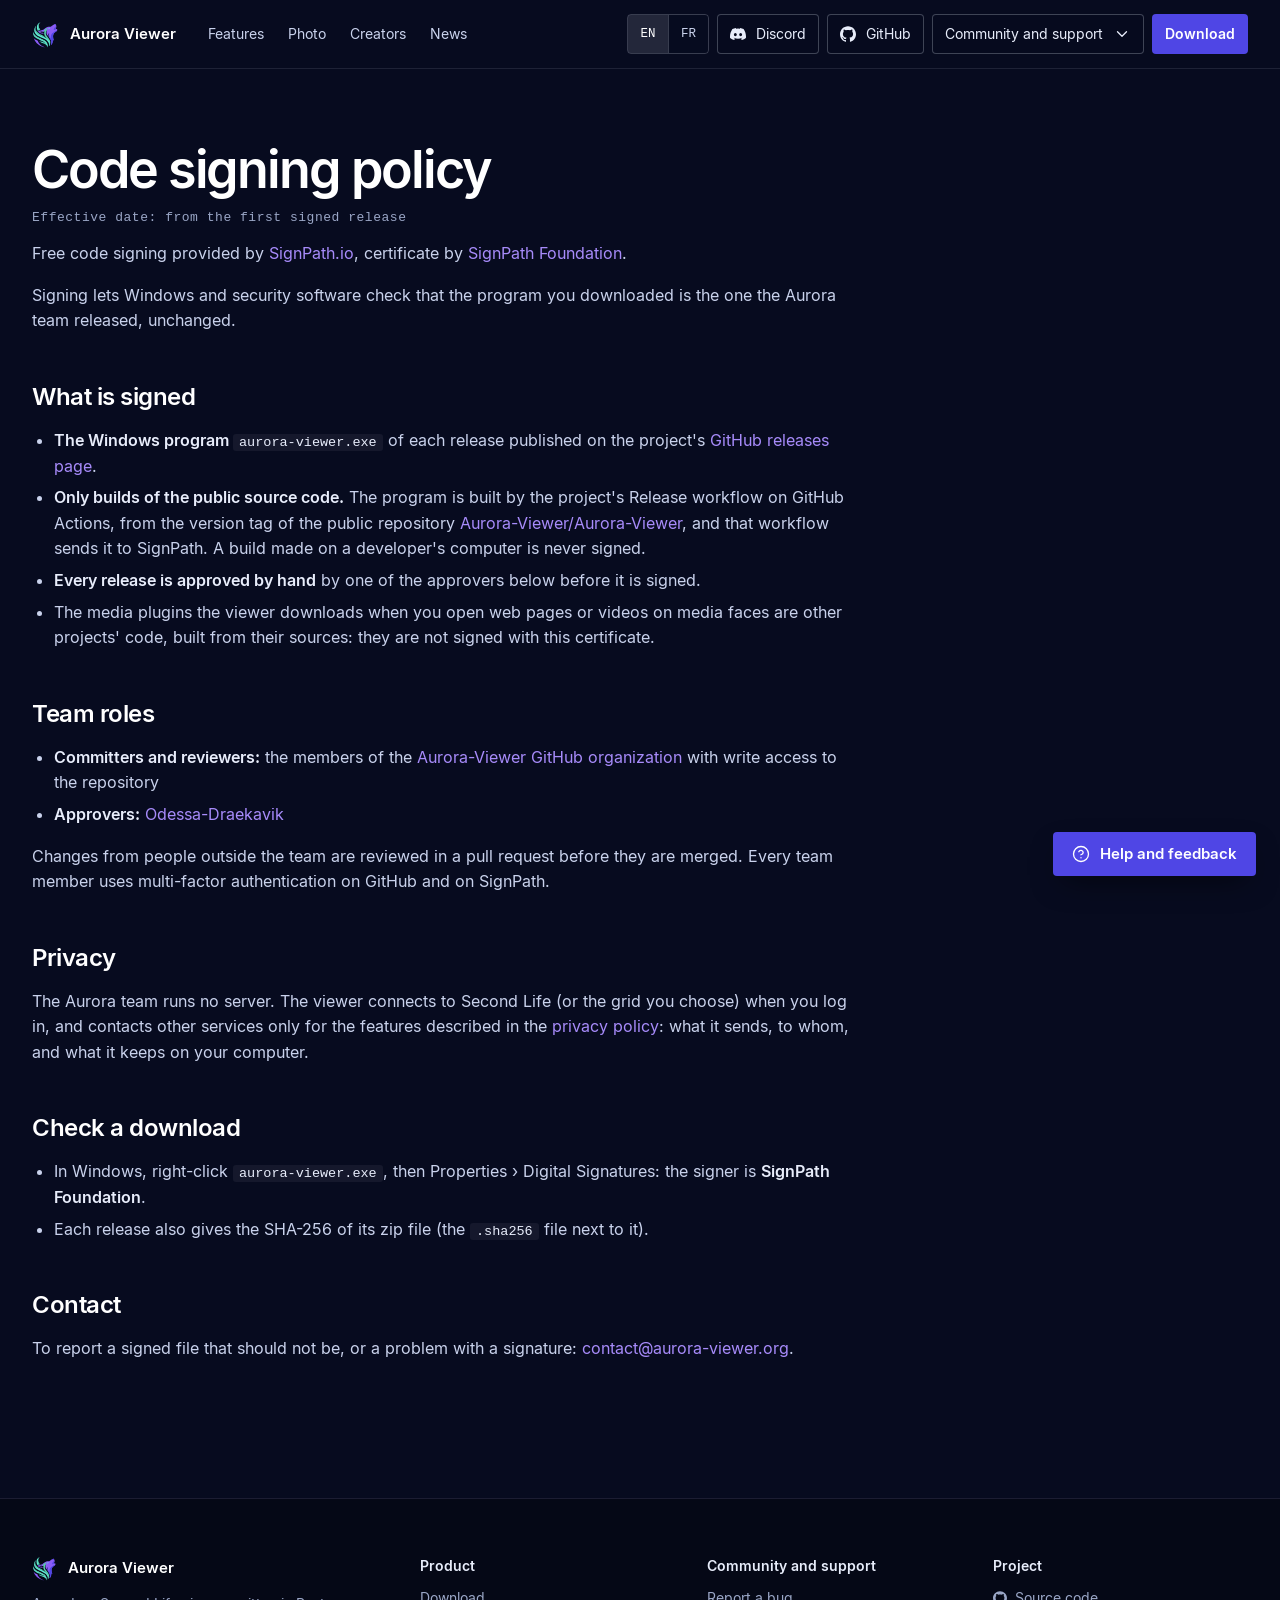
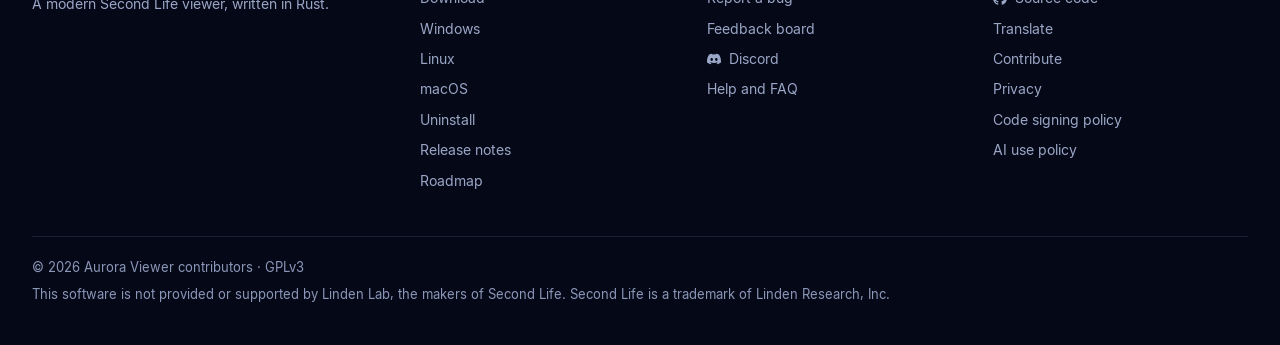
<file: code-signing/index.html>
<!doctype html>
<html lang="en" class="no-js" data-title-en="Code signing policy | Aurora Viewer" data-title-fr="Politique de signature du code | Aurora Viewer">
<head>
<meta charset="utf-8">
<meta name="viewport" content="width=device-width, initial-scale=1">
<title>Code signing policy | Aurora Viewer</title>
<meta name="description" content="How the Windows releases of Aurora Viewer are signed, by whom, and how to check a download.">
<meta name="theme-color" content="#070B1F">
<link rel="canonical" href="https://aurora-viewer.org/code-signing/">
<link rel="icon" href="/assets/img/logo.svg" type="image/svg+xml">
<link rel="icon" href="/assets/img/favicon-32.png" sizes="32x32" type="image/png">
<link rel="icon" href="/assets/img/icon-192.png" sizes="192x192" type="image/png">
<link rel="icon" href="/favicon.ico" sizes="48x48">
<link rel="apple-touch-icon" href="/assets/img/apple-touch-icon.png">
<link rel="preload" href="/assets/fonts/inter-400.woff2" as="font" type="font/woff2" crossorigin>
<link rel="preload" href="/assets/fonts/inter-600.woff2" as="font" type="font/woff2" crossorigin>
<link rel="stylesheet" href="/assets/css/site.css">
<script>document.documentElement.classList.remove('no-js');</script>
<script src="/assets/js/site.js" defer></script>
</head>
<body>
<a class="skip" href="#main" data-i18n="skip">Skip to content</a>

<header class="nav">
  <div class="wrap nav-in">
    <a class="brand" href="/">
      <img src="/assets/img/logo.svg" width="28" height="28" alt="">
      <span>Aurora Viewer</span>
    </a>
    <nav class="links" aria-label="Main" data-i18n-aria="nav.label">
      <a href="/#features" data-i18n="nav.features">Features</a>
      <a href="/#photo" data-i18n="nav.photo">Photo</a>
      <a href="/#create" data-i18n="nav.create">Creators</a>
      <a href="/#news" data-i18n="nav.news">News</a>
    </nav>
    <div class="nav-end">
      <div class="lang" role="group" aria-label="Language" data-i18n-aria="lang.label">
        <button type="button" data-lang="en" aria-pressed="true">EN</button>
        <button type="button" data-lang="fr" aria-pressed="false">FR</button>
      </div>
      <a class="btn btn-line btn-sm social" href="https://discord.gg/TK4nbMGmKt" aria-label="Aurora Viewer on Discord" data-i18n-aria="discord.label"><svg class="logo" viewBox="0 0 24 24" aria-hidden="true"><path d="M20.317 4.37a19.79 19.79 0 0 0-4.885-1.515.074.074 0 0 0-.079.037c-.21.375-.444.865-.608 1.25a18.27 18.27 0 0 0-5.487 0 12.64 12.64 0 0 0-.617-1.25.077.077 0 0 0-.079-.037A19.74 19.74 0 0 0 3.677 4.37a.07.07 0 0 0-.032.027C.533 9.046-.32 13.58.099 18.057a.082.082 0 0 0 .031.057 19.9 19.9 0 0 0 5.993 3.03.078.078 0 0 0 .084-.028 14.09 14.09 0 0 0 1.226-1.994.076.076 0 0 0-.041-.106 13.1 13.1 0 0 1-1.872-.892.077.077 0 0 1-.008-.128c.126-.094.252-.192.372-.291a.074.074 0 0 1 .078-.01c3.928 1.793 8.18 1.793 12.062 0a.074.074 0 0 1 .078.009c.12.1.246.198.373.292a.077.077 0 0 1-.006.127 12.3 12.3 0 0 1-1.873.892.077.077 0 0 0-.041.107c.36.698.772 1.362 1.225 1.993a.076.076 0 0 0 .084.028 19.84 19.84 0 0 0 6.002-3.03.077.077 0 0 0 .032-.054c.5-5.177-.838-9.674-3.549-13.66a.061.061 0 0 0-.031-.03zM8.02 15.33c-1.183 0-2.157-1.085-2.157-2.419 0-1.333.956-2.419 2.157-2.419 1.21 0 2.176 1.096 2.157 2.42 0 1.333-.956 2.418-2.157 2.418zm7.975 0c-1.183 0-2.157-1.085-2.157-2.419 0-1.333.955-2.419 2.157-2.419 1.21 0 2.176 1.096 2.157 2.42 0 1.333-.946 2.418-2.157 2.418z"/></svg><span class="social-lbl">Discord</span></a>
      <a class="btn btn-line btn-sm social" href="https://github.com/Aurora-Viewer/Aurora-Viewer" aria-label="Aurora Viewer on GitHub" data-i18n-aria="gh.label"><svg class="logo" viewBox="0 0 24 24" aria-hidden="true"><path d="M12 .297c-6.63 0-12 5.373-12 12 0 5.303 3.438 9.8 8.205 11.385.6.113.82-.258.82-.577 0-.285-.01-1.04-.015-2.04-3.338.724-4.042-1.61-4.042-1.61C4.422 18.07 3.633 17.7 3.633 17.7c-1.087-.744.084-.729.084-.729 1.205.084 1.838 1.236 1.838 1.236 1.07 1.835 2.809 1.305 3.495.998.108-.776.417-1.305.76-1.605-2.665-.3-5.466-1.332-5.466-5.93 0-1.31.465-2.38 1.235-3.22-.135-.303-.54-1.523.105-3.176 0 0 1.005-.322 3.3 1.23.96-.267 1.98-.399 3-.405 1.02.006 2.04.138 3 .405 2.28-1.552 3.285-1.23 3.285-1.23.645 1.653.24 2.873.12 3.176.765.84 1.23 1.91 1.23 3.22 0 4.61-2.805 5.625-5.475 5.92.42.36.81 1.096.81 2.22 0 1.606-.015 2.896-.015 3.286 0 .315.21.69.825.57C20.565 22.092 24 17.592 24 12.297c0-6.627-5.373-12-12-12"/></svg><span class="social-lbl">GitHub</span></a>
      <div class="pop pop-menu">
        <button type="button" class="btn btn-line btn-sm" aria-expanded="false" aria-controls="menu-community" data-pop><span data-i18n="menu.label">Community and support</span><svg class="i chev" viewBox="0 0 24 24" aria-hidden="true"><path d="M6 9l6 6l6 -6"/></svg></button>
        <div class="pop-panel" id="menu-community" hidden>
          <a class="pop-item" href="https://discord.gg/TK4nbMGmKt"><svg class="logo" viewBox="0 0 24 24" aria-hidden="true"><path d="M20.317 4.37a19.79 19.79 0 0 0-4.885-1.515.074.074 0 0 0-.079.037c-.21.375-.444.865-.608 1.25a18.27 18.27 0 0 0-5.487 0 12.64 12.64 0 0 0-.617-1.25.077.077 0 0 0-.079-.037A19.74 19.74 0 0 0 3.677 4.37a.07.07 0 0 0-.032.027C.533 9.046-.32 13.58.099 18.057a.082.082 0 0 0 .031.057 19.9 19.9 0 0 0 5.993 3.03.078.078 0 0 0 .084-.028 14.09 14.09 0 0 0 1.226-1.994.076.076 0 0 0-.041-.106 13.1 13.1 0 0 1-1.872-.892.077.077 0 0 1-.008-.128c.126-.094.252-.192.372-.291a.074.074 0 0 1 .078-.01c3.928 1.793 8.18 1.793 12.062 0a.074.074 0 0 1 .078.009c.12.1.246.198.373.292a.077.077 0 0 1-.006.127 12.3 12.3 0 0 1-1.873.892.077.077 0 0 0-.041.107c.36.698.772 1.362 1.225 1.993a.076.076 0 0 0 .084.028 19.84 19.84 0 0 0 6.002-3.03.077.077 0 0 0 .032-.054c.5-5.177-.838-9.674-3.549-13.66a.061.061 0 0 0-.031-.03zM8.02 15.33c-1.183 0-2.157-1.085-2.157-2.419 0-1.333.956-2.419 2.157-2.419 1.21 0 2.176 1.096 2.157 2.42 0 1.333-.956 2.418-2.157 2.418zm7.975 0c-1.183 0-2.157-1.085-2.157-2.419 0-1.333.955-2.419 2.157-2.419 1.21 0 2.176 1.096 2.157 2.42 0 1.333-.946 2.418-2.157 2.418z"/></svg><span><b>Discord</b><span data-i18n="menu.discord">Talk with the team and the testers</span></span></a>
          <a class="pop-item" href="https://feedback.aurora-viewer.org"><svg class="i" viewBox="0 0 24 24" aria-hidden="true"><path d="M9 18h6M10 21h4"/><path d="M12 3a6 6 0 0 0-4 10.5c.8.8 1 1.5 1 2.5h6c0-1 .2-1.7 1-2.5A6 6 0 0 0 12 3z"/></svg><span><b data-i18n="menu.feedback">Feedback board</b><span data-i18n="menu.feedback.sub">Suggest and vote for features</span></span></a>
          <a class="pop-item" href="https://github.com/Aurora-Viewer/Aurora-Viewer/issues/new/choose"><svg class="i" viewBox="0 0 24 24" aria-hidden="true"><rect x="8" y="6" width="8" height="14" rx="4"/><path d="M12 6V4M4 13h4M16 13h4M5 8l3 2M19 8l-3 2M5 19l3-2M19 19l-3-2"/></svg><span><b data-i18n="foot.bug">Report a bug</b><span data-i18n="menu.bug">Open a report on GitHub</span></span></a>
          <a class="pop-item" href="https://github.com/Aurora-Viewer/Aurora-Viewer"><svg class="logo" viewBox="0 0 24 24" aria-hidden="true"><path d="M12 .297c-6.63 0-12 5.373-12 12 0 5.303 3.438 9.8 8.205 11.385.6.113.82-.258.82-.577 0-.285-.01-1.04-.015-2.04-3.338.724-4.042-1.61-4.042-1.61C4.422 18.07 3.633 17.7 3.633 17.7c-1.087-.744.084-.729.084-.729 1.205.084 1.838 1.236 1.838 1.236 1.07 1.835 2.809 1.305 3.495.998.108-.776.417-1.305.76-1.605-2.665-.3-5.466-1.332-5.466-5.93 0-1.31.465-2.38 1.235-3.22-.135-.303-.54-1.523.105-3.176 0 0 1.005-.322 3.3 1.23.96-.267 1.98-.399 3-.405 1.02.006 2.04.138 3 .405 2.28-1.552 3.285-1.23 3.285-1.23.645 1.653.24 2.873.12 3.176.765.84 1.23 1.91 1.23 3.22 0 4.61-2.805 5.625-5.475 5.92.42.36.81 1.096.81 2.22 0 1.606-.015 2.896-.015 3.286 0 .315.21.69.825.57C20.565 22.092 24 17.592 24 12.297c0-6.627-5.373-12-12-12"/></svg><span><b>GitHub</b><span data-i18n="menu.gh">Source code, releases and work in progress</span></span></a>
          <a class="pop-foot" href="/support/" data-i18n="menu.faq">Help and FAQ →</a>
        </div>
      </div>
      <a class="btn btn-primary btn-sm" href="/download/" data-i18n="nav.download">Download</a>
    </div>
  </div>
</header>

<main id="main" class="policy-page">
  <div class="wrap">
    <article class="policy" lang="en" data-lang-block="en">
<h1 class="policy-title">Code signing policy</h1>
<p class="policy-date">Effective date: from the first signed release</p>
<p>Free code signing provided by <a href="https://signpath.io">SignPath.io</a>, certificate by <a href="https://signpath.org">SignPath Foundation</a>.</p>
<p>Signing lets Windows and security software check that the program you downloaded is the one the Aurora team released, unchanged.</p>
<h2>What is signed</h2>
<ul><li><strong>The Windows program <code>aurora-viewer.exe</code></strong> of each release published on the project's <a href="https://github.com/Aurora-Viewer/Aurora-Viewer/releases">GitHub releases page</a>.</li><li><strong>Only builds of the public source code.</strong> The program is built by the project's Release workflow on GitHub Actions, from the version tag of the public repository <a href="https://github.com/Aurora-Viewer/Aurora-Viewer">Aurora-Viewer/Aurora-Viewer</a>, and that workflow sends it to SignPath. A build made on a developer's computer is never signed.</li><li><strong>Every release is approved by hand</strong> by one of the approvers below before it is signed.</li><li>The media plugins the viewer downloads when you open web pages or videos on media faces are other projects' code, built from their sources: they are not signed with this certificate.</li></ul>
<h2>Team roles</h2>
<ul><li><strong>Committers and reviewers:</strong> the members of the <a href="https://github.com/orgs/Aurora-Viewer/people">Aurora-Viewer GitHub organization</a> with write access to the repository</li><li><strong>Approvers:</strong> <a href="https://github.com/Odessa-Draekavik">Odessa-Draekavik</a></li></ul>
<p>Changes from people outside the team are reviewed in a pull request before they are merged. Every team member uses multi-factor authentication on GitHub and on SignPath.</p>
<h2>Privacy</h2>
<p>The Aurora team runs no server. The viewer connects to Second Life (or the grid you choose) when you log in, and contacts other services only for the features described in the <a href="/privacy/">privacy policy</a>: what it sends, to whom, and what it keeps on your computer.</p>
<h2>Check a download</h2>
<ul><li>In Windows, right-click <code>aurora-viewer.exe</code>, then Properties › Digital Signatures: the signer is <strong>SignPath Foundation</strong>.</li><li>Each release also gives the SHA-256 of its zip file (the <code>.sha256</code> file next to it).</li></ul>
<h2>Contact</h2>
<p>To report a signed file that should not be, or a problem with a signature: <a href="mailto:contact@aurora-viewer.org">contact@aurora-viewer.org</a>.</p>
    </article>
    <article class="policy" lang="fr" data-lang-block="fr" hidden>
<h1 class="policy-title">Politique de signature du code (code signing policy)</h1>
<p class="policy-date">Date d'effet : à partir de la première version signée</p>
<p>Free code signing provided by <a href="https://signpath.io">SignPath.io</a>, certificate by <a href="https://signpath.org">SignPath Foundation</a> : la signature est offerte par SignPath.io, avec le certificat de la SignPath Foundation.</p>
<p>La signature permet à Windows et aux logiciels de sécurité de vérifier que le programme téléchargé est bien celui publié par l'équipe d'Aurora, sans modification.</p>
<h2>Ce qui est signé</h2>
<ul><li><strong>Le programme Windows <code>aurora-viewer.exe</code></strong> de chaque version publiée sur la <a href="https://github.com/Aurora-Viewer/Aurora-Viewer/releases">page des versions GitHub</a> du projet.</li><li><strong>Uniquement les compilations du code source public.</strong> Le programme est compilé par le workflow Release du projet sur GitHub Actions, à partir de l'étiquette de version du dépôt public <a href="https://github.com/Aurora-Viewer/Aurora-Viewer">Aurora-Viewer/Aurora-Viewer</a>, et c'est ce workflow qui l'envoie à SignPath. Une compilation faite sur l'ordinateur d'un développeur n'est jamais signée.</li><li><strong>Chaque version est approuvée à la main</strong> par l'une des personnes chargées de l'approbation ci-dessous avant d'être signée.</li><li>Les plugins média que le viewer télécharge quand vous ouvrez des pages web ou des vidéos sur des faces média sont le code d'autres projets, compilé à partir de leurs sources : ils ne sont pas signés avec ce certificat.</li></ul>
<h2>Rôles de l'équipe</h2>
<ul><li><strong>Auteurs et relecteurs :</strong> les membres de l'<a href="https://github.com/orgs/Aurora-Viewer/people">organisation GitHub Aurora-Viewer</a> ayant les droits d'écriture sur le dépôt</li><li><strong>Approbation :</strong> <a href="https://github.com/Odessa-Draekavik">Odessa-Draekavik</a></li></ul>
<p>Les modifications proposées par des personnes extérieures à l'équipe sont relues dans une pull request avant d'être fusionnées. Chaque membre de l'équipe utilise l'authentification à plusieurs facteurs sur GitHub et sur SignPath.</p>
<h2>Confidentialité</h2>
<p>L'équipe d'Aurora n'exploite aucun serveur. Le viewer se connecte à Second Life (ou à la grille de votre choix) quand vous vous connectez, et ne contacte d'autres services que pour les fonctions décrites dans la <a href="/privacy/">politique de confidentialité</a> : ce qu'il envoie, à qui, et ce qu'il garde sur votre ordinateur.</p>
<h2>Vérifier un téléchargement</h2>
<ul><li>Dans Windows, clic droit sur <code>aurora-viewer.exe</code>, puis Propriétés › Signatures numériques : le signataire est <strong>SignPath Foundation</strong>.</li><li>Chaque version donne aussi l'empreinte SHA-256 de son fichier zip (le fichier <code>.sha256</code> à côté).</li></ul>
<h2>Contact</h2>
<p>Pour signaler un fichier signé qui ne devrait pas l'être, ou un problème de signature : <a href="mailto:contact@aurora-viewer.org">contact@aurora-viewer.org</a>.</p>
    </article>
  </div>
</main>

<footer class="foot">
  <div class="wrap">
    <div class="fgrid">
      <div>
        <a class="brand" href="/"><img src="/assets/img/logo.svg" width="26" height="26" alt=""><span>Aurora Viewer</span></a>
        <p class="about" data-i18n="foot.about">A modern Second Life viewer, written in Rust.</p>
      </div>
      <nav class="fcol" aria-labelledby="f-product">
        <h2 id="f-product" data-i18n="foot.product">Product</h2>
        <a href="/download/" data-i18n="foot.download">Download</a>
        <a href="/download/?os=windows">Windows</a>
        <a href="/download/?os=linux">Linux</a>
        <a href="/download/?os=macos">macOS</a>
        <a href="/uninstall/" data-i18n="foot.uninstall">Uninstall</a>
        <a href="https://github.com/Aurora-Viewer/Aurora-Viewer/releases" data-i18n="foot.notes">Release notes</a>
        <a href="/#roadmap" data-i18n="foot.roadmap">Roadmap</a>
      </nav>
      <nav class="fcol" aria-labelledby="f-support">
        <h2 id="f-support" data-i18n="menu.label">Community and support</h2>
        <a href="https://github.com/Aurora-Viewer/Aurora-Viewer/issues/new/choose" data-i18n="foot.bug">Report a bug</a>
        <a href="https://feedback.aurora-viewer.org" data-i18n="menu.feedback">Feedback board</a>
        <a class="with-logo" href="https://discord.gg/TK4nbMGmKt"><svg class="logo" viewBox="0 0 24 24" aria-hidden="true"><path d="M20.317 4.37a19.79 19.79 0 0 0-4.885-1.515.074.074 0 0 0-.079.037c-.21.375-.444.865-.608 1.25a18.27 18.27 0 0 0-5.487 0 12.64 12.64 0 0 0-.617-1.25.077.077 0 0 0-.079-.037A19.74 19.74 0 0 0 3.677 4.37a.07.07 0 0 0-.032.027C.533 9.046-.32 13.58.099 18.057a.082.082 0 0 0 .031.057 19.9 19.9 0 0 0 5.993 3.03.078.078 0 0 0 .084-.028 14.09 14.09 0 0 0 1.226-1.994.076.076 0 0 0-.041-.106 13.1 13.1 0 0 1-1.872-.892.077.077 0 0 1-.008-.128c.126-.094.252-.192.372-.291a.074.074 0 0 1 .078-.01c3.928 1.793 8.18 1.793 12.062 0a.074.074 0 0 1 .078.009c.12.1.246.198.373.292a.077.077 0 0 1-.006.127 12.3 12.3 0 0 1-1.873.892.077.077 0 0 0-.041.107c.36.698.772 1.362 1.225 1.993a.076.076 0 0 0 .084.028 19.84 19.84 0 0 0 6.002-3.03.077.077 0 0 0 .032-.054c.5-5.177-.838-9.674-3.549-13.66a.061.061 0 0 0-.031-.03zM8.02 15.33c-1.183 0-2.157-1.085-2.157-2.419 0-1.333.956-2.419 2.157-2.419 1.21 0 2.176 1.096 2.157 2.42 0 1.333-.956 2.418-2.157 2.418zm7.975 0c-1.183 0-2.157-1.085-2.157-2.419 0-1.333.955-2.419 2.157-2.419 1.21 0 2.176 1.096 2.157 2.42 0 1.333-.946 2.418-2.157 2.418z"/></svg>Discord</a>
        <a href="/support/" data-i18n="foot.faq">Help and FAQ</a>
      </nav>
      <nav class="fcol" aria-labelledby="f-project">
        <h2 id="f-project" data-i18n="foot.project">Project</h2>
        <a class="with-logo" href="https://github.com/Aurora-Viewer/Aurora-Viewer"><svg class="logo" viewBox="0 0 24 24" aria-hidden="true"><path d="M12 .297c-6.63 0-12 5.373-12 12 0 5.303 3.438 9.8 8.205 11.385.6.113.82-.258.82-.577 0-.285-.01-1.04-.015-2.04-3.338.724-4.042-1.61-4.042-1.61C4.422 18.07 3.633 17.7 3.633 17.7c-1.087-.744.084-.729.084-.729 1.205.084 1.838 1.236 1.838 1.236 1.07 1.835 2.809 1.305 3.495.998.108-.776.417-1.305.76-1.605-2.665-.3-5.466-1.332-5.466-5.93 0-1.31.465-2.38 1.235-3.22-.135-.303-.54-1.523.105-3.176 0 0 1.005-.322 3.3 1.23.96-.267 1.98-.399 3-.405 1.02.006 2.04.138 3 .405 2.28-1.552 3.285-1.23 3.285-1.23.645 1.653.24 2.873.12 3.176.765.84 1.23 1.91 1.23 3.22 0 4.61-2.805 5.625-5.475 5.92.42.36.81 1.096.81 2.22 0 1.606-.015 2.896-.015 3.286 0 .315.21.69.825.57C20.565 22.092 24 17.592 24 12.297c0-6.627-5.373-12-12-12"/></svg><span data-i18n="foot.source">Source code</span></a>
        <a href="https://github.com/Aurora-Viewer/Aurora-Viewer/blob/main/docs/TRANSLATING.md" data-i18n="foot.translate">Translate</a>
        <a href="https://github.com/Aurora-Viewer/Aurora-Viewer#contributing" data-i18n="foot.contribute">Contribute</a>
        <a href="/privacy/" data-i18n="foot.privacy">Privacy</a>
        <a href="/code-signing/" data-i18n="foot.signing">Code signing policy</a>
        <a href="/ai-policy/" data-i18n="foot.ai">AI use policy</a>
      </nav>
    </div>
    <div class="legal">
      <span data-i18n="foot.copy">© 2026 Aurora Viewer contributors · GPLv3</span>
      <span data-i18n="foot.trademark">This software is not provided or supported by Linden Lab, the makers of Second Life. Second Life is a trademark of Linden Research, Inc.</span>
    </div>
  </div>
</footer>
<div class="fab pop">
  <div class="pop-panel fab-panel" id="fab-panel" hidden>
    <p class="pop-title" data-i18n="fab.title">How can we help?</p>
    <a class="pop-item" href="https://github.com/Aurora-Viewer/Aurora-Viewer/issues/new/choose"><svg class="i" viewBox="0 0 24 24" aria-hidden="true"><rect x="8" y="6" width="8" height="14" rx="4"/><path d="M12 6V4M4 13h4M16 13h4M5 8l3 2M19 8l-3 2M5 19l3-2M19 19l-3-2"/></svg><span data-i18n="foot.bug">Report a bug</span></a>
    <a class="pop-item" href="https://feedback.aurora-viewer.org"><svg class="i" viewBox="0 0 24 24" aria-hidden="true"><path d="M9 18h6M10 21h4"/><path d="M12 3a6 6 0 0 0-4 10.5c.8.8 1 1.5 1 2.5h6c0-1 .2-1.7 1-2.5A6 6 0 0 0 12 3z"/></svg><span data-i18n="act.idea">Suggest a feature</span></a>
    <a class="pop-item" href="https://discord.gg/TK4nbMGmKt"><svg class="logo" viewBox="0 0 24 24" aria-hidden="true"><path d="M20.317 4.37a19.79 19.79 0 0 0-4.885-1.515.074.074 0 0 0-.079.037c-.21.375-.444.865-.608 1.25a18.27 18.27 0 0 0-5.487 0 12.64 12.64 0 0 0-.617-1.25.077.077 0 0 0-.079-.037A19.74 19.74 0 0 0 3.677 4.37a.07.07 0 0 0-.032.027C.533 9.046-.32 13.58.099 18.057a.082.082 0 0 0 .031.057 19.9 19.9 0 0 0 5.993 3.03.078.078 0 0 0 .084-.028 14.09 14.09 0 0 0 1.226-1.994.076.076 0 0 0-.041-.106 13.1 13.1 0 0 1-1.872-.892.077.077 0 0 1-.008-.128c.126-.094.252-.192.372-.291a.074.074 0 0 1 .078-.01c3.928 1.793 8.18 1.793 12.062 0a.074.074 0 0 1 .078.009c.12.1.246.198.373.292a.077.077 0 0 1-.006.127 12.3 12.3 0 0 1-1.873.892.077.077 0 0 0-.041.107c.36.698.772 1.362 1.225 1.993a.076.076 0 0 0 .084.028 19.84 19.84 0 0 0 6.002-3.03.077.077 0 0 0 .032-.054c.5-5.177-.838-9.674-3.549-13.66a.061.061 0 0 0-.031-.03zM8.02 15.33c-1.183 0-2.157-1.085-2.157-2.419 0-1.333.956-2.419 2.157-2.419 1.21 0 2.176 1.096 2.157 2.42 0 1.333-.956 2.418-2.157 2.418zm7.975 0c-1.183 0-2.157-1.085-2.157-2.419 0-1.333.955-2.419 2.157-2.419 1.21 0 2.176 1.096 2.157 2.42 0 1.333-.946 2.418-2.157 2.418z"/></svg><span data-i18n="fab.discord">Ask on Discord</span></a>
    <a class="pop-item" href="https://github.com/Aurora-Viewer/Aurora-Viewer"><svg class="logo" viewBox="0 0 24 24" aria-hidden="true"><path d="M12 .297c-6.63 0-12 5.373-12 12 0 5.303 3.438 9.8 8.205 11.385.6.113.82-.258.82-.577 0-.285-.01-1.04-.015-2.04-3.338.724-4.042-1.61-4.042-1.61C4.422 18.07 3.633 17.7 3.633 17.7c-1.087-.744.084-.729.084-.729 1.205.084 1.838 1.236 1.838 1.236 1.07 1.835 2.809 1.305 3.495.998.108-.776.417-1.305.76-1.605-2.665-.3-5.466-1.332-5.466-5.93 0-1.31.465-2.38 1.235-3.22-.135-.303-.54-1.523.105-3.176 0 0 1.005-.322 3.3 1.23.96-.267 1.98-.399 3-.405 1.02.006 2.04.138 3 .405 2.28-1.552 3.285-1.23 3.285-1.23.645 1.653.24 2.873.12 3.176.765.84 1.23 1.91 1.23 3.22 0 4.61-2.805 5.625-5.475 5.92.42.36.81 1.096.81 2.22 0 1.606-.015 2.896-.015 3.286 0 .315.21.69.825.57C20.565 22.092 24 17.592 24 12.297c0-6.627-5.373-12-12-12"/></svg><span data-i18n="fab.gh">Source code on GitHub</span></a>
    <a class="pop-foot" href="/support/" data-i18n="menu.faq">Help and FAQ →</a>
  </div>
  <button type="button" class="btn btn-primary fab-btn" aria-expanded="false" aria-controls="fab-panel" data-pop><svg class="i" viewBox="0 0 24 24" aria-hidden="true"><circle cx="12" cy="12" r="10"/><path d="M9.1 9a3 3 0 0 1 5.8 1c0 2-3 3-3 3M12 17h.01"/></svg><span class="fab-lbl" data-i18n="fab.label">Help and feedback</span></button>
</div>
<!-- /fab -->
</body>
</html>
</file>
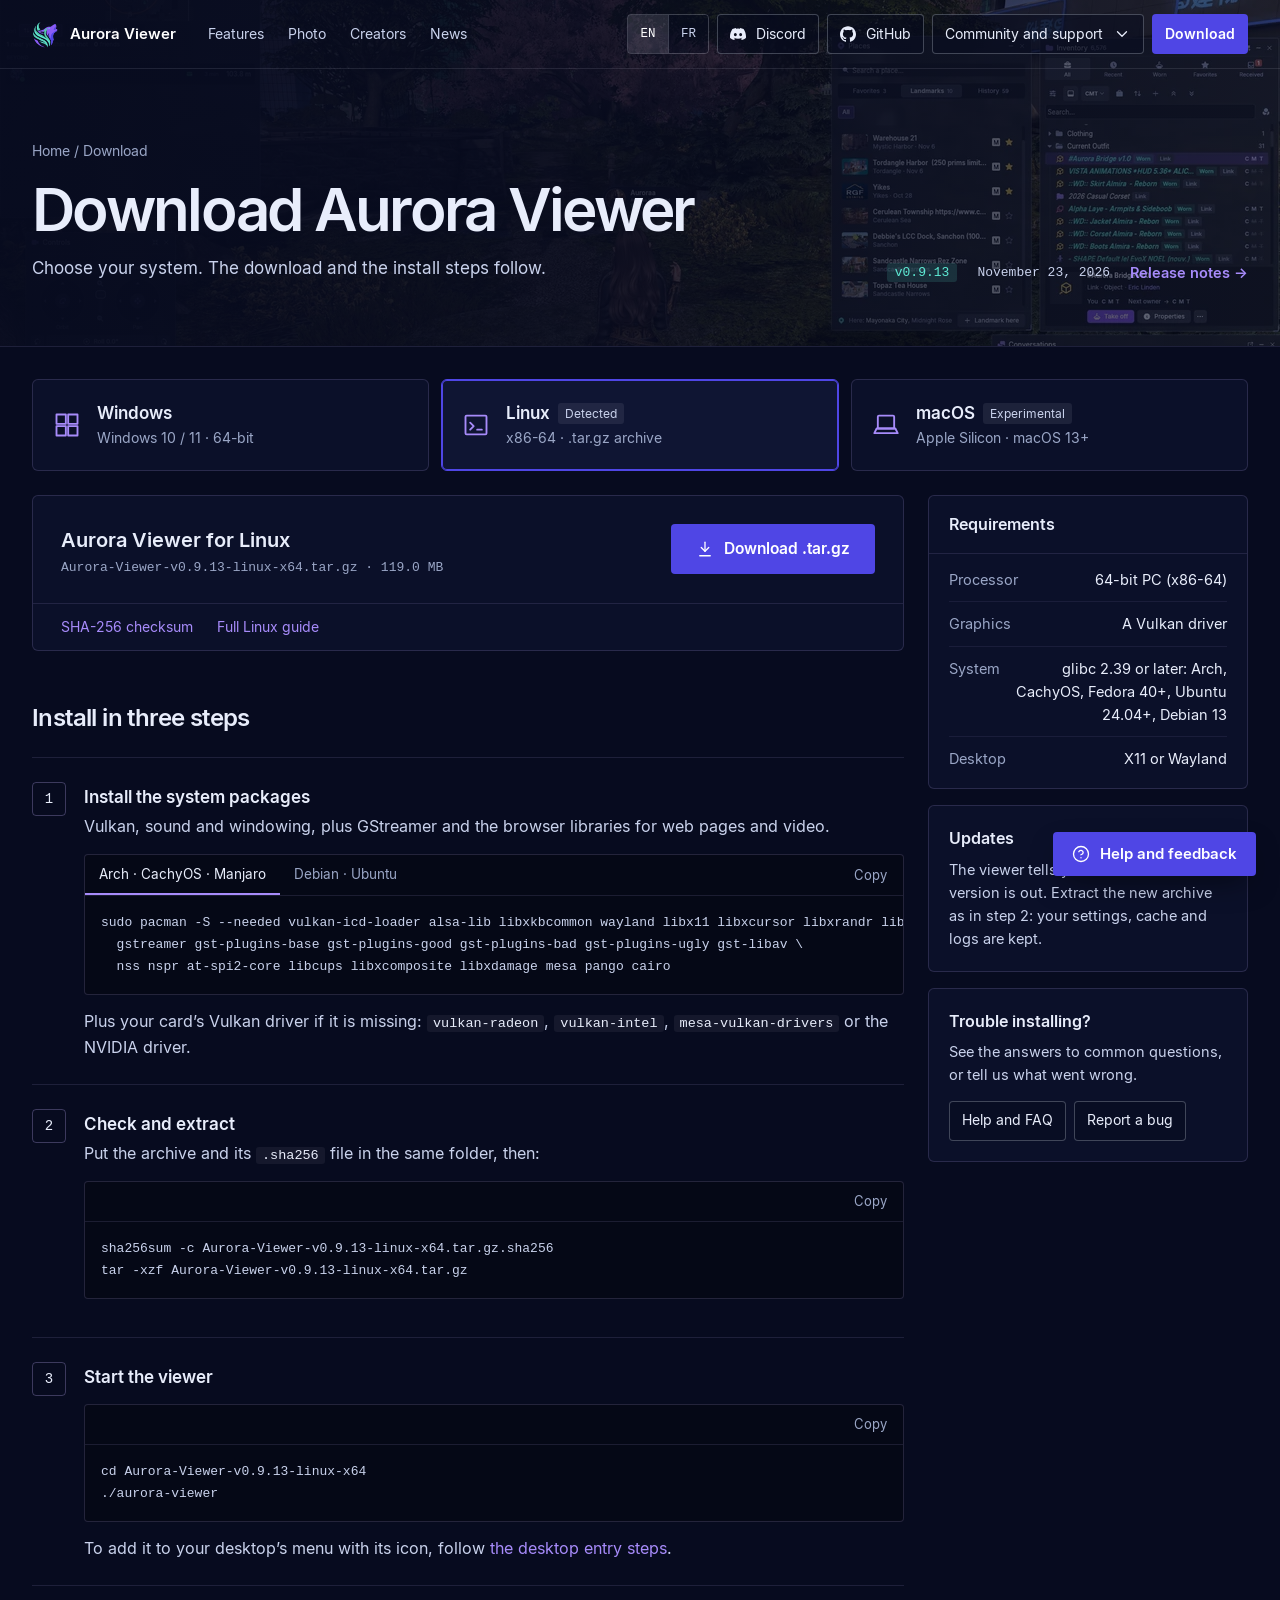
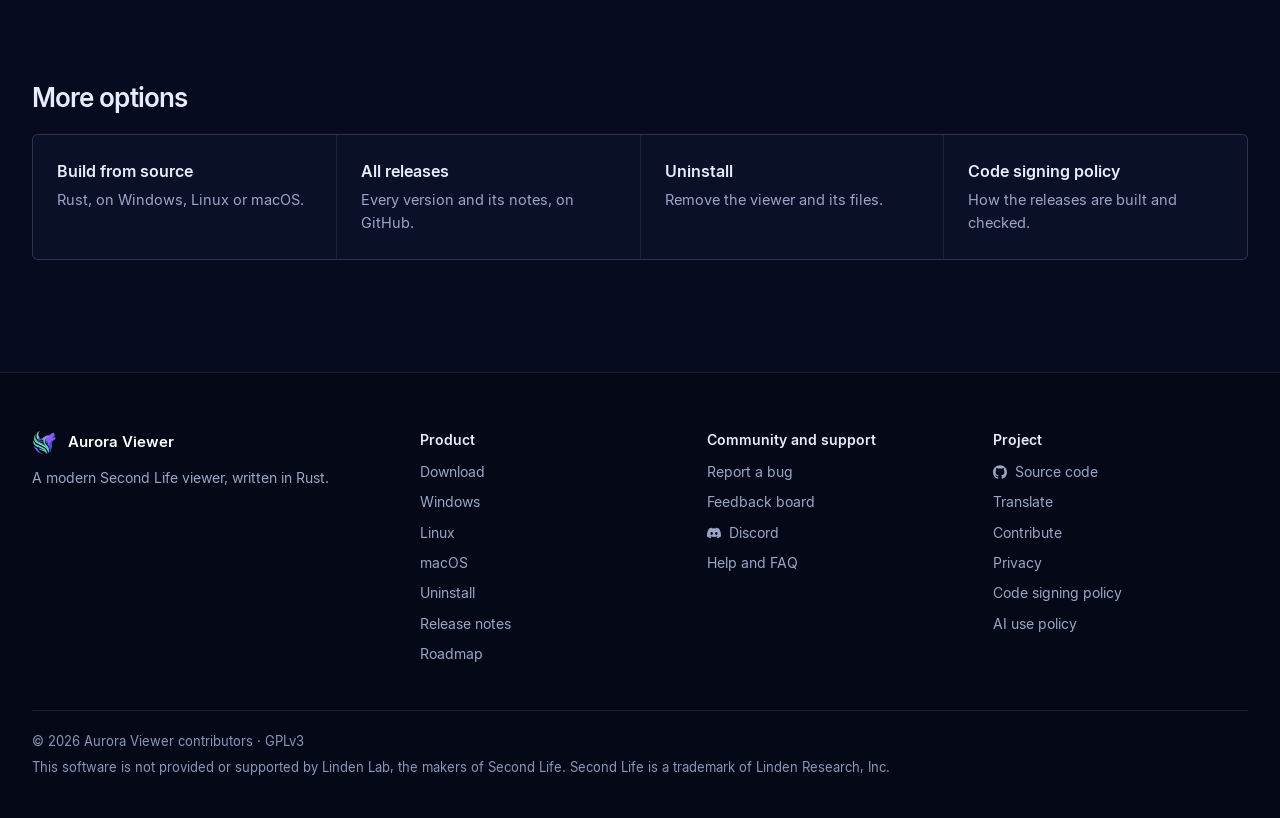
<file: download/index.html>
<!doctype html>
<html lang="en" class="no-js" data-title-en="Download | Aurora Viewer" data-title-fr="Télécharger | Aurora Viewer">
<head>
<meta charset="utf-8">
<meta name="viewport" content="width=device-width, initial-scale=1">
<title>Download | Aurora Viewer</title>
<meta name="description" content="Download Aurora Viewer for Windows, Linux or macOS, with the install steps for each system.">
<meta name="theme-color" content="#070B1F">
<link rel="canonical" href="https://aurora-viewer.org/download/">
<link rel="icon" href="/assets/img/logo.svg" type="image/svg+xml">
<link rel="icon" href="/assets/img/favicon-32.png" sizes="32x32" type="image/png">
<link rel="icon" href="/assets/img/icon-192.png" sizes="192x192" type="image/png">
<link rel="icon" href="/favicon.ico" sizes="48x48">
<link rel="apple-touch-icon" href="/assets/img/apple-touch-icon.png">
<link rel="preload" href="/assets/fonts/inter-400.woff2" as="font" type="font/woff2" crossorigin>
<link rel="preload" href="/assets/fonts/inter-600.woff2" as="font" type="font/woff2" crossorigin>
<link rel="stylesheet" href="/assets/css/site.css">
<script>document.documentElement.classList.remove('no-js');</script>
<script src="/assets/js/site.js" defer></script>
</head>
<body>
<a class="skip" href="#main" data-i18n="skip">Skip to content</a>

<header class="nav nav-over">
  <div class="wrap nav-in">
    <a class="brand" href="/">
      <img src="/assets/img/logo.svg" width="28" height="28" alt="">
      <span>Aurora Viewer</span>
    </a>
    <nav class="links" aria-label="Main" data-i18n-aria="nav.label">
      <a href="/#features" data-i18n="nav.features">Features</a>
      <a href="/#photo" data-i18n="nav.photo">Photo</a>
      <a href="/#create" data-i18n="nav.create">Creators</a>
      <a href="/#news" data-i18n="nav.news">News</a>
    </nav>
    <div class="nav-end">
      <div class="lang" role="group" aria-label="Language" data-i18n-aria="lang.label">
        <button type="button" data-lang="en" aria-pressed="true">EN</button>
        <button type="button" data-lang="fr" aria-pressed="false">FR</button>
      </div>
      <a class="btn btn-line btn-sm social" href="https://discord.gg/TK4nbMGmKt" aria-label="Aurora Viewer on Discord" data-i18n-aria="discord.label"><svg class="logo" viewBox="0 0 24 24" aria-hidden="true"><path d="M20.317 4.37a19.79 19.79 0 0 0-4.885-1.515.074.074 0 0 0-.079.037c-.21.375-.444.865-.608 1.25a18.27 18.27 0 0 0-5.487 0 12.64 12.64 0 0 0-.617-1.25.077.077 0 0 0-.079-.037A19.74 19.74 0 0 0 3.677 4.37a.07.07 0 0 0-.032.027C.533 9.046-.32 13.58.099 18.057a.082.082 0 0 0 .031.057 19.9 19.9 0 0 0 5.993 3.03.078.078 0 0 0 .084-.028 14.09 14.09 0 0 0 1.226-1.994.076.076 0 0 0-.041-.106 13.1 13.1 0 0 1-1.872-.892.077.077 0 0 1-.008-.128c.126-.094.252-.192.372-.291a.074.074 0 0 1 .078-.01c3.928 1.793 8.18 1.793 12.062 0a.074.074 0 0 1 .078.009c.12.1.246.198.373.292a.077.077 0 0 1-.006.127 12.3 12.3 0 0 1-1.873.892.077.077 0 0 0-.041.107c.36.698.772 1.362 1.225 1.993a.076.076 0 0 0 .084.028 19.84 19.84 0 0 0 6.002-3.03.077.077 0 0 0 .032-.054c.5-5.177-.838-9.674-3.549-13.66a.061.061 0 0 0-.031-.03zM8.02 15.33c-1.183 0-2.157-1.085-2.157-2.419 0-1.333.956-2.419 2.157-2.419 1.21 0 2.176 1.096 2.157 2.42 0 1.333-.956 2.418-2.157 2.418zm7.975 0c-1.183 0-2.157-1.085-2.157-2.419 0-1.333.955-2.419 2.157-2.419 1.21 0 2.176 1.096 2.157 2.42 0 1.333-.946 2.418-2.157 2.418z"/></svg><span class="social-lbl">Discord</span></a>
      <a class="btn btn-line btn-sm social" href="https://github.com/Aurora-Viewer/Aurora-Viewer" aria-label="Aurora Viewer on GitHub" data-i18n-aria="gh.label"><svg class="logo" viewBox="0 0 24 24" aria-hidden="true"><path d="M12 .297c-6.63 0-12 5.373-12 12 0 5.303 3.438 9.8 8.205 11.385.6.113.82-.258.82-.577 0-.285-.01-1.04-.015-2.04-3.338.724-4.042-1.61-4.042-1.61C4.422 18.07 3.633 17.7 3.633 17.7c-1.087-.744.084-.729.084-.729 1.205.084 1.838 1.236 1.838 1.236 1.07 1.835 2.809 1.305 3.495.998.108-.776.417-1.305.76-1.605-2.665-.3-5.466-1.332-5.466-5.93 0-1.31.465-2.38 1.235-3.22-.135-.303-.54-1.523.105-3.176 0 0 1.005-.322 3.3 1.23.96-.267 1.98-.399 3-.405 1.02.006 2.04.138 3 .405 2.28-1.552 3.285-1.23 3.285-1.23.645 1.653.24 2.873.12 3.176.765.84 1.23 1.91 1.23 3.22 0 4.61-2.805 5.625-5.475 5.92.42.36.81 1.096.81 2.22 0 1.606-.015 2.896-.015 3.286 0 .315.21.69.825.57C20.565 22.092 24 17.592 24 12.297c0-6.627-5.373-12-12-12"/></svg><span class="social-lbl">GitHub</span></a>
      <div class="pop pop-menu">
        <button type="button" class="btn btn-line btn-sm" aria-expanded="false" aria-controls="menu-community" data-pop><span data-i18n="menu.label">Community and support</span><svg class="i chev" viewBox="0 0 24 24" aria-hidden="true"><path d="M6 9l6 6l6 -6"/></svg></button>
        <div class="pop-panel" id="menu-community" hidden>
          <a class="pop-item" href="https://discord.gg/TK4nbMGmKt"><svg class="logo" viewBox="0 0 24 24" aria-hidden="true"><path d="M20.317 4.37a19.79 19.79 0 0 0-4.885-1.515.074.074 0 0 0-.079.037c-.21.375-.444.865-.608 1.25a18.27 18.27 0 0 0-5.487 0 12.64 12.64 0 0 0-.617-1.25.077.077 0 0 0-.079-.037A19.74 19.74 0 0 0 3.677 4.37a.07.07 0 0 0-.032.027C.533 9.046-.32 13.58.099 18.057a.082.082 0 0 0 .031.057 19.9 19.9 0 0 0 5.993 3.03.078.078 0 0 0 .084-.028 14.09 14.09 0 0 0 1.226-1.994.076.076 0 0 0-.041-.106 13.1 13.1 0 0 1-1.872-.892.077.077 0 0 1-.008-.128c.126-.094.252-.192.372-.291a.074.074 0 0 1 .078-.01c3.928 1.793 8.18 1.793 12.062 0a.074.074 0 0 1 .078.009c.12.1.246.198.373.292a.077.077 0 0 1-.006.127 12.3 12.3 0 0 1-1.873.892.077.077 0 0 0-.041.107c.36.698.772 1.362 1.225 1.993a.076.076 0 0 0 .084.028 19.84 19.84 0 0 0 6.002-3.03.077.077 0 0 0 .032-.054c.5-5.177-.838-9.674-3.549-13.66a.061.061 0 0 0-.031-.03zM8.02 15.33c-1.183 0-2.157-1.085-2.157-2.419 0-1.333.956-2.419 2.157-2.419 1.21 0 2.176 1.096 2.157 2.42 0 1.333-.956 2.418-2.157 2.418zm7.975 0c-1.183 0-2.157-1.085-2.157-2.419 0-1.333.955-2.419 2.157-2.419 1.21 0 2.176 1.096 2.157 2.42 0 1.333-.946 2.418-2.157 2.418z"/></svg><span><b>Discord</b><span data-i18n="menu.discord">Talk with the team and the testers</span></span></a>
          <a class="pop-item" href="https://feedback.aurora-viewer.org"><svg class="i" viewBox="0 0 24 24" aria-hidden="true"><path d="M9 18h6M10 21h4"/><path d="M12 3a6 6 0 0 0-4 10.5c.8.8 1 1.5 1 2.5h6c0-1 .2-1.7 1-2.5A6 6 0 0 0 12 3z"/></svg><span><b data-i18n="menu.feedback">Feedback board</b><span data-i18n="menu.feedback.sub">Suggest and vote for features</span></span></a>
          <a class="pop-item" href="https://github.com/Aurora-Viewer/Aurora-Viewer/issues/new/choose"><svg class="i" viewBox="0 0 24 24" aria-hidden="true"><rect x="8" y="6" width="8" height="14" rx="4"/><path d="M12 6V4M4 13h4M16 13h4M5 8l3 2M19 8l-3 2M5 19l3-2M19 19l-3-2"/></svg><span><b data-i18n="foot.bug">Report a bug</b><span data-i18n="menu.bug">Open a report on GitHub</span></span></a>
          <a class="pop-item" href="https://github.com/Aurora-Viewer/Aurora-Viewer"><svg class="logo" viewBox="0 0 24 24" aria-hidden="true"><path d="M12 .297c-6.63 0-12 5.373-12 12 0 5.303 3.438 9.8 8.205 11.385.6.113.82-.258.82-.577 0-.285-.01-1.04-.015-2.04-3.338.724-4.042-1.61-4.042-1.61C4.422 18.07 3.633 17.7 3.633 17.7c-1.087-.744.084-.729.084-.729 1.205.084 1.838 1.236 1.838 1.236 1.07 1.835 2.809 1.305 3.495.998.108-.776.417-1.305.76-1.605-2.665-.3-5.466-1.332-5.466-5.93 0-1.31.465-2.38 1.235-3.22-.135-.303-.54-1.523.105-3.176 0 0 1.005-.322 3.3 1.23.96-.267 1.98-.399 3-.405 1.02.006 2.04.138 3 .405 2.28-1.552 3.285-1.23 3.285-1.23.645 1.653.24 2.873.12 3.176.765.84 1.23 1.91 1.23 3.22 0 4.61-2.805 5.625-5.475 5.92.42.36.81 1.096.81 2.22 0 1.606-.015 2.896-.015 3.286 0 .315.21.69.825.57C20.565 22.092 24 17.592 24 12.297c0-6.627-5.373-12-12-12"/></svg><span><b>GitHub</b><span data-i18n="menu.gh">Source code, releases and work in progress</span></span></a>
          <a class="pop-foot" href="/support/" data-i18n="menu.faq">Help and FAQ →</a>
        </div>
      </div>
      <a class="btn btn-primary btn-sm" href="/download/" aria-current="page" data-i18n="nav.download">Download</a>
    </div>
  </div>
</header>

<main id="main">

<section class="band">
  <img class="band-bg" src="/assets/img/world-1280.webp" srcset="/assets/img/world-1280.webp 1280w, /assets/img/world-2560.webp 2560w" sizes="100vw" width="2556" height="1369" fetchpriority="high" alt="">
  <div class="wrap band-in">
    <p class="crumbs"><a href="/" data-i18n="crumb.home">Home</a> <span aria-hidden="true">/</span> <span data-i18n="nav.download">Download</span></p>
    <div class="band-row">
      <div>
        <h1 class="display h1-page" data-i18n="dl.title">Download Aurora Viewer</h1>
        <p class="lead" data-i18n="dl.lead">Choose your system. The download and the install steps follow.</p>
      </div>
      <p class="band-meta">
        <span class="vtag">v<span data-version>0.9.13</span></span>
        <span data-release-date data-date="2026-11-23T21:48:59Z">November 23, 2026</span>
        <a href="https://github.com/Aurora-Viewer/Aurora-Viewer/releases/tag/v0.9.13" data-release-link><span data-i18n="pill.notes">Release notes</span> →</a>
      </p>
    </div>
  </div>
</section>

<div class="wrap">
  <div class="os-pick" role="group" aria-label="Operating system" data-i18n-aria="dl.os">
    <button type="button" class="os" data-os="windows" aria-pressed="true">
      <svg class="i" viewBox="0 0 24 24" aria-hidden="true"><path d="M3 3h8v8h-8zM13 3h8v8h-8zM3 13h8v8h-8zM13 13h8v8h-8z"/></svg>
      <span class="os-text"><span class="os-name">Windows <span class="badge" data-detected="windows" hidden data-i18n="dl.detected">Detected</span></span><span class="os-sub" data-i18n="dl.win.sub">Windows 10 / 11 · 64-bit</span></span>
    </button>
    <button type="button" class="os" data-os="linux" aria-pressed="false">
      <svg class="i" viewBox="0 0 24 24" aria-hidden="true"><path d="M3 5a1 1 0 0 1 1 -1h16a1 1 0 0 1 1 1v14a1 1 0 0 1 -1 1h-16a1 1 0 0 1 -1 -1z"/><path d="M7 10l3 3l-3 3"/><path d="M13 16h4"/></svg>
      <span class="os-text"><span class="os-name">Linux <span class="badge" data-detected="linux" hidden data-i18n="dl.detected">Detected</span></span><span class="os-sub" data-i18n="dl.lin.sub">x86-64 · .tar.gz archive</span></span>
    </button>
    <button type="button" class="os" data-os="macos" aria-pressed="false">
      <svg class="i" viewBox="0 0 24 24" aria-hidden="true"><path d="M5 5a1 1 0 0 1 1 -1h12a1 1 0 0 1 1 1v10h-14z"/><path d="M2 19h20l-2 -4h-16z"/></svg>
      <span class="os-text"><span class="os-name">macOS <span class="badge" data-i18n="dl.experimental">Experimental</span> <span class="badge" data-detected="macos" hidden data-i18n="dl.detected">Detected</span></span><span class="os-sub" data-i18n="dl.mac.sub">Apple Silicon · macOS 13+</span></span>
    </button>
  </div>

  <section class="os-panel is-on" data-os-panel="windows" aria-labelledby="h-windows">
    <div class="dl-main">
      <div class="dl-card">
        <div class="dl-head">
          <div>
            <h2 class="dl-title" id="h-windows" data-i18n="dl.win.title">Aurora Viewer for Windows</h2>
            <p class="dl-file"><span data-dl-name="windows">Aurora-Viewer-v0.9.13-windows-x64.zip</span> · <span data-dl-size="windows" data-bytes="115909453">115.9 MB</span></p>
          </div>
          <a class="btn btn-primary btn-lg" data-dl="windows" href="https://github.com/Aurora-Viewer/Aurora-Viewer/releases/download/v0.9.13/Aurora-Viewer-v0.9.13-windows-x64.zip"><svg class="i" viewBox="0 0 24 24" aria-hidden="true"><path d="M12 3v12"/><path d="M7 10l5 5l5 -5"/><path d="M5 21h14"/></svg><span data-i18n="dl.win.btn">Download .zip</span></a>
        </div>
        <div class="dl-links">
          <a data-dl-sum="windows" href="https://github.com/Aurora-Viewer/Aurora-Viewer/releases/download/v0.9.13/Aurora-Viewer-v0.9.13-windows-x64.zip.sha256" data-i18n="dl.sha">SHA-256 checksum</a>
          <a data-release-link href="https://github.com/Aurora-Viewer/Aurora-Viewer/releases/tag/v0.9.13" data-i18n="dl.files">All files of this release</a>
        </div>
      </div>

      <h3 class="steps-title" data-i18n="dl.steps">Install in three steps</h3>
      <ol class="steps">
        <li><h4 data-i18n="dl.win.1.title">Download the archive</h4><p data-i18n="dl.win.1.text">Click <b>Download .zip</b> above. Nothing to install as an administrator.</p></li>
        <li><h4 data-i18n="dl.win.2.title">Extract it</h4><p data-i18n="dl.win.2.text">Right-click the file › <b>Extract All…</b>, into the folder of your choice.</p></li>
        <li><h4 data-i18n="dl.start">Start the viewer</h4><p data-i18n="dl.win.3.text">Double-click <code>aurora-viewer.exe</code>.</p></li>
      </ol>
      <div class="note">
        <svg class="i" viewBox="0 0 24 24" aria-hidden="true"><circle cx="12" cy="12" r="10"/><path d="M12 8v5M12 16h.01"/></svg>
        <div><h4 data-i18n="dl.win.smart.title">If Windows shows “Windows protected your PC”</h4><p data-i18n="dl.win.smart.text">Click <b>More info</b>, then <b>Run anyway</b>. The releases are not code-signed yet: <a href="/code-signing/">read our code signing policy</a>.</p></div>
      </div>
    </div>

    <aside class="dl-side">
      <div class="side-card">
        <h3 class="side-head" data-i18n="dl.req">Requirements</h3>
        <dl class="req">
          <div><dt data-i18n="dl.req.system">System</dt><dd data-i18n="dl.win.req.system">Windows 10 or 11, 64-bit</dd></div>
          <div><dt data-i18n="dl.req.graphics">Graphics</dt><dd data-i18n="dl.win.req.graphics">A card with a Vulkan driver</dd></div>
        </dl>
      </div>
      <div class="side-card pad">
        <h3 data-i18n="upd.title">Updates in one click</h3>
        <p data-i18n="dl.win.updates">At launch, Aurora offers the new version, downloads it in the background, installs it and restarts your session. It tells you first whether your cache and settings are kept.</p>
      </div>
      <div class="side-card pad">
        <h3 data-i18n="dl.trouble">Trouble installing?</h3>
        <p data-i18n="dl.trouble.text">See the answers to common questions, or tell us what went wrong.</p>
        <div class="side-btns">
          <a class="btn btn-line btn-sm" href="/support/" data-i18n="foot.faq">Help and FAQ</a>
          <a class="btn btn-line btn-sm" href="https://github.com/Aurora-Viewer/Aurora-Viewer/issues/new/choose" data-i18n="foot.bug">Report a bug</a>
        </div>
      </div>
    </aside>
  </section>

  <section class="os-panel" data-os-panel="linux" aria-labelledby="h-linux">
    <div class="dl-main">
      <div class="dl-card">
        <div class="dl-head">
          <div>
            <h2 class="dl-title" id="h-linux" data-i18n="dl.lin.title">Aurora Viewer for Linux</h2>
            <p class="dl-file"><span data-dl-name="linux">Aurora-Viewer-v0.9.13-linux-x64.tar.gz</span> · <span data-dl-size="linux" data-bytes="119012621">119.0 MB</span></p>
          </div>
          <a class="btn btn-primary btn-lg" data-dl="linux" href="https://github.com/Aurora-Viewer/Aurora-Viewer/releases/download/v0.9.13/Aurora-Viewer-v0.9.13-linux-x64.tar.gz"><svg class="i" viewBox="0 0 24 24" aria-hidden="true"><path d="M12 3v12"/><path d="M7 10l5 5l5 -5"/><path d="M5 21h14"/></svg><span data-i18n="dl.lin.btn">Download .tar.gz</span></a>
        </div>
        <div class="dl-links">
          <a data-dl-sum="linux" href="https://github.com/Aurora-Viewer/Aurora-Viewer/releases/download/v0.9.13/Aurora-Viewer-v0.9.13-linux-x64.tar.gz.sha256" data-i18n="dl.sha">SHA-256 checksum</a>
          <a href="https://github.com/Aurora-Viewer/Aurora-Viewer/blob/main/docs/LINUX.md" data-i18n="dl.lin.guide">Full Linux guide</a>
        </div>
      </div>

      <h3 class="steps-title" data-i18n="dl.steps">Install in three steps</h3>
      <ol class="steps">
        <li>
          <h4 data-i18n="dl.lin.1.title">Install the system packages</h4>
          <p data-i18n="dl.lin.1.text">Vulkan, sound and windowing, plus GStreamer and the browser libraries for web pages and video.</p>
          <div class="code">
            <div class="code-bar">
              <div class="distro" role="group" aria-label="Distribution" data-i18n-aria="dl.distro">
                <button type="button" data-distro="arch" aria-pressed="true">Arch · CachyOS · Manjaro</button>
                <button type="button" data-distro="deb" aria-pressed="false">Debian · Ubuntu</button>
              </div>
              <button type="button" class="copy" data-copy><span class="copy-idle" data-i18n="dl.copy">Copy</span><span class="copy-done" data-i18n="dl.copied">Copied</span></button>
            </div>
            <pre class="is-on" data-distro-panel="arch"><code>sudo pacman -S --needed vulkan-icd-loader alsa-lib libxkbcommon wayland libx11 libxcursor libxrandr libxi \
  gstreamer gst-plugins-base gst-plugins-good gst-plugins-bad gst-plugins-ugly gst-libav \
  nss nspr at-spi2-core libcups libxcomposite libxdamage mesa pango cairo</code></pre>
            <pre data-distro-panel="deb"><code>sudo apt install libvulkan1 libasound2t64 libxkbcommon0 libwayland-client0 libx11-6 libxcursor1 libxrandr2 libxi6 \
  gstreamer1.0-plugins-base gstreamer1.0-plugins-good gstreamer1.0-plugins-bad gstreamer1.0-plugins-ugly gstreamer1.0-libav \
  libnss3 libatk-bridge2.0-0t64 libcups2t64 libxcomposite1 libxdamage1 libgbm1 libpango-1.0-0 libcairo2</code></pre>
          </div>
          <p data-i18n="dl.lin.1.driver">Plus your card’s Vulkan driver if it is missing: <code>vulkan-radeon</code>, <code>vulkan-intel</code>, <code>mesa-vulkan-drivers</code> or the NVIDIA driver.</p>
        </li>
        <li>
          <h4 data-i18n="dl.lin.2.title">Check and extract</h4>
          <p data-i18n="dl.lin.2.text">Put the archive and its <code>.sha256</code> file in the same folder, then:</p>
          <div class="code">
            <div class="code-bar"><button type="button" class="copy" data-copy><span class="copy-idle" data-i18n="dl.copy">Copy</span><span class="copy-done" data-i18n="dl.copied">Copied</span></button></div>
            <pre><code>sha256sum -c <span data-dl-name="linux">Aurora-Viewer-v0.9.13-linux-x64.tar.gz</span>.sha256
tar -xzf <span data-dl-name="linux">Aurora-Viewer-v0.9.13-linux-x64.tar.gz</span></code></pre>
          </div>
        </li>
        <li>
          <h4 data-i18n="dl.start">Start the viewer</h4>
          <div class="code">
            <div class="code-bar"><button type="button" class="copy" data-copy><span class="copy-idle" data-i18n="dl.copy">Copy</span><span class="copy-done" data-i18n="dl.copied">Copied</span></button></div>
            <pre><code>cd <span data-dl-stem="linux">Aurora-Viewer-v0.9.13-linux-x64</span>
./aurora-viewer</code></pre>
          </div>
          <p data-i18n="dl.lin.3.text">To add it to your desktop’s menu with its icon, follow <a href="https://github.com/Aurora-Viewer/Aurora-Viewer/blob/main/docs/LINUX.md">the desktop entry steps</a>.</p>
        </li>
      </ol>
    </div>

    <aside class="dl-side">
      <div class="side-card">
        <h3 class="side-head" data-i18n="dl.req">Requirements</h3>
        <dl class="req">
          <div><dt data-i18n="dl.req.cpu">Processor</dt><dd data-i18n="dl.lin.req.cpu">64-bit PC (x86-64)</dd></div>
          <div><dt data-i18n="dl.req.graphics">Graphics</dt><dd data-i18n="dl.lin.req.graphics">A Vulkan driver</dd></div>
          <div><dt data-i18n="dl.req.system">System</dt><dd data-i18n="dl.lin.req.system">glibc 2.39 or later: Arch, CachyOS, Fedora 40+, Ubuntu 24.04+, Debian 13</dd></div>
          <div><dt data-i18n="dl.req.desktop">Desktop</dt><dd data-i18n="dl.lin.req.desktop">X11 or Wayland</dd></div>
        </dl>
      </div>
      <div class="side-card pad">
        <h3 data-i18n="dl.updates">Updates</h3>
        <p data-i18n="dl.lin.updates">The viewer tells you when a new version is out. Extract the new archive as in step 2: your settings, cache and logs are kept.</p>
      </div>
      <div class="side-card pad">
        <h3 data-i18n="dl.trouble">Trouble installing?</h3>
        <p data-i18n="dl.trouble.text">See the answers to common questions, or tell us what went wrong.</p>
        <div class="side-btns">
          <a class="btn btn-line btn-sm" href="/support/" data-i18n="foot.faq">Help and FAQ</a>
          <a class="btn btn-line btn-sm" href="https://github.com/Aurora-Viewer/Aurora-Viewer/issues/new/choose" data-i18n="foot.bug">Report a bug</a>
        </div>
      </div>
    </aside>
  </section>

  <section class="os-panel" data-os-panel="macos" aria-labelledby="h-macos">
    <div class="dl-main">
      <div class="dl-card">
        <div class="dl-head">
          <div>
            <h2 class="dl-title" id="h-macos" data-i18n="dl.mac.title">Aurora Viewer for macOS</h2>
            <p class="dl-file"><span data-dl-name="macos">Aurora-Viewer-v0.9.13-macos-arm64.dmg</span> · <span data-dl-size="macos" data-bytes="120708839">120.7 MB</span></p>
          </div>
          <a class="btn btn-primary btn-lg" data-dl="macos" href="https://github.com/Aurora-Viewer/Aurora-Viewer/releases/download/v0.9.13/Aurora-Viewer-v0.9.13-macos-arm64.dmg"><svg class="i" viewBox="0 0 24 24" aria-hidden="true"><path d="M12 3v12"/><path d="M7 10l5 5l5 -5"/><path d="M5 21h14"/></svg><span data-i18n="dl.mac.btn">Download .dmg</span></a>
        </div>
        <div class="dl-links">
          <a data-dl-sum="macos" href="https://github.com/Aurora-Viewer/Aurora-Viewer/releases/download/v0.9.13/Aurora-Viewer-v0.9.13-macos-arm64.dmg.sha256" data-i18n="dl.sha">SHA-256 checksum</a>
          <a href="https://github.com/Aurora-Viewer/Aurora-Viewer/blob/main/docs/MACOS.md" data-i18n="dl.mac.guide">Full macOS guide</a>
        </div>
      </div>

      <h3 class="steps-title" data-i18n="dl.steps">Install in three steps</h3>
      <ol class="steps">
        <li><h4 data-i18n="dl.mac.1.title">Open the disk image</h4><p data-i18n="dl.mac.1.text">Double-click the <code>.dmg</code> in the Finder: a window shows Aurora Viewer next to your Applications folder.</p></li>
        <li><h4 data-i18n="dl.mac.2.title">Drag it into Applications</h4><p data-i18n="dl.mac.2.text">Drag <b>Aurora Viewer</b> onto <b>Applications</b>, then eject the disk image.</p></li>
        <li><h4 data-i18n="dl.start">Start the viewer</h4><p data-i18n="dl.mac.3.text">Open Aurora Viewer from Applications or the Launchpad.</p></li>
      </ol>
      <div class="note">
        <svg class="i" viewBox="0 0 24 24" aria-hidden="true"><circle cx="12" cy="12" r="10"/><path d="M12 8v5M12 16h.01"/></svg>
        <div>
          <h4 data-i18n="dl.mac.gk.title">If macOS cannot check the application</h4>
          <p data-i18n="dl.mac.gk.text">Click <b>Done</b>, open <b>System Settings › Privacy &amp; Security</b>, scroll down and click <b>Open Anyway</b>. macOS remembers the choice. Or, in the Terminal:</p>
          <div class="code">
            <div class="code-bar"><button type="button" class="copy" data-copy><span class="copy-idle" data-i18n="dl.copy">Copy</span><span class="copy-done" data-i18n="dl.copied">Copied</span></button></div>
            <pre><code>xattr -dr com.apple.quarantine "/Applications/Aurora Viewer.app"</code></pre>
          </div>
        </div>
      </div>
    </div>

    <aside class="dl-side">
      <div class="side-card">
        <h3 class="side-head" data-i18n="dl.req">Requirements</h3>
        <dl class="req">
          <div><dt data-i18n="dl.req.mac">Mac</dt><dd data-i18n="dl.mac.req.mac">Apple Silicon (M1 or later). Intel Macs are not supported.</dd></div>
          <div><dt data-i18n="dl.req.system">System</dt><dd data-i18n="dl.mac.req.system">macOS 13 Ventura or later</dd></div>
        </dl>
      </div>
      <div class="side-card pad">
        <h3 data-i18n="dl.updates">Updates</h3>
        <p data-i18n="dl.mac.updates">The viewer tells you when a new version is out. Install the new disk image as in step 2: your settings, cache and logs are kept.</p>
      </div>
      <div class="side-card pad">
        <h3 data-i18n="dl.mac.new">macOS support is new</h3>
        <p data-i18n="dl.mac.new.text">Tell us what does not work: every report helps.</p>
        <div class="side-btns">
          <a class="btn btn-primary btn-sm" href="https://github.com/Aurora-Viewer/Aurora-Viewer/issues/new/choose" data-i18n="foot.bug">Report a bug</a>
          <a class="btn btn-line btn-sm" href="/support/" data-i18n="foot.faq">Help and FAQ</a>
        </div>
      </div>
    </aside>
  </section>

  <section class="more-sec" aria-labelledby="more">
    <h2 class="h3-page" id="more" data-i18n="dl.more">More options</h2>
    <div class="ruled ruled-4">
      <a class="opt" href="https://github.com/Aurora-Viewer/Aurora-Viewer"><b data-i18n="dl.more.build">Build from source</b><span data-i18n="dl.more.build.text">Rust, on Windows, Linux or macOS.</span></a>
      <a class="opt" href="https://github.com/Aurora-Viewer/Aurora-Viewer/releases"><b data-i18n="dl.more.all">All releases</b><span data-i18n="dl.more.all.text">Every version and its notes, on GitHub.</span></a>
      <a class="opt" href="/uninstall/"><b data-i18n="foot.uninstall">Uninstall</b><span data-i18n="dl.more.uninstall.text">Remove the viewer and its files.</span></a>
      <a class="opt" href="/code-signing/"><b data-i18n="foot.signing">Code signing policy</b><span data-i18n="dl.more.signing.text">How the releases are built and checked.</span></a>
    </div>
  </section>
  <p class="sr-only" aria-live="polite" data-copy-status></p>
</div>

</main>

<footer class="foot">
  <div class="wrap">
    <div class="fgrid">
      <div>
        <a class="brand" href="/"><img src="/assets/img/logo.svg" width="26" height="26" alt=""><span>Aurora Viewer</span></a>
        <p class="about" data-i18n="foot.about">A modern Second Life viewer, written in Rust.</p>
      </div>
      <nav class="fcol" aria-labelledby="f-product">
        <h2 id="f-product" data-i18n="foot.product">Product</h2>
        <a href="/download/" data-i18n="foot.download">Download</a>
        <a href="/download/?os=windows">Windows</a>
        <a href="/download/?os=linux">Linux</a>
        <a href="/download/?os=macos">macOS</a>
        <a href="/uninstall/" data-i18n="foot.uninstall">Uninstall</a>
        <a href="https://github.com/Aurora-Viewer/Aurora-Viewer/releases" data-i18n="foot.notes">Release notes</a>
        <a href="/#roadmap" data-i18n="foot.roadmap">Roadmap</a>
      </nav>
      <nav class="fcol" aria-labelledby="f-support">
        <h2 id="f-support" data-i18n="menu.label">Community and support</h2>
        <a href="https://github.com/Aurora-Viewer/Aurora-Viewer/issues/new/choose" data-i18n="foot.bug">Report a bug</a>
        <a href="https://feedback.aurora-viewer.org" data-i18n="menu.feedback">Feedback board</a>
        <a class="with-logo" href="https://discord.gg/TK4nbMGmKt"><svg class="logo" viewBox="0 0 24 24" aria-hidden="true"><path d="M20.317 4.37a19.79 19.79 0 0 0-4.885-1.515.074.074 0 0 0-.079.037c-.21.375-.444.865-.608 1.25a18.27 18.27 0 0 0-5.487 0 12.64 12.64 0 0 0-.617-1.25.077.077 0 0 0-.079-.037A19.74 19.74 0 0 0 3.677 4.37a.07.07 0 0 0-.032.027C.533 9.046-.32 13.58.099 18.057a.082.082 0 0 0 .031.057 19.9 19.9 0 0 0 5.993 3.03.078.078 0 0 0 .084-.028 14.09 14.09 0 0 0 1.226-1.994.076.076 0 0 0-.041-.106 13.1 13.1 0 0 1-1.872-.892.077.077 0 0 1-.008-.128c.126-.094.252-.192.372-.291a.074.074 0 0 1 .078-.01c3.928 1.793 8.18 1.793 12.062 0a.074.074 0 0 1 .078.009c.12.1.246.198.373.292a.077.077 0 0 1-.006.127 12.3 12.3 0 0 1-1.873.892.077.077 0 0 0-.041.107c.36.698.772 1.362 1.225 1.993a.076.076 0 0 0 .084.028 19.84 19.84 0 0 0 6.002-3.03.077.077 0 0 0 .032-.054c.5-5.177-.838-9.674-3.549-13.66a.061.061 0 0 0-.031-.03zM8.02 15.33c-1.183 0-2.157-1.085-2.157-2.419 0-1.333.956-2.419 2.157-2.419 1.21 0 2.176 1.096 2.157 2.42 0 1.333-.956 2.418-2.157 2.418zm7.975 0c-1.183 0-2.157-1.085-2.157-2.419 0-1.333.955-2.419 2.157-2.419 1.21 0 2.176 1.096 2.157 2.42 0 1.333-.946 2.418-2.157 2.418z"/></svg>Discord</a>
        <a href="/support/" data-i18n="foot.faq">Help and FAQ</a>
      </nav>
      <nav class="fcol" aria-labelledby="f-project">
        <h2 id="f-project" data-i18n="foot.project">Project</h2>
        <a class="with-logo" href="https://github.com/Aurora-Viewer/Aurora-Viewer"><svg class="logo" viewBox="0 0 24 24" aria-hidden="true"><path d="M12 .297c-6.63 0-12 5.373-12 12 0 5.303 3.438 9.8 8.205 11.385.6.113.82-.258.82-.577 0-.285-.01-1.04-.015-2.04-3.338.724-4.042-1.61-4.042-1.61C4.422 18.07 3.633 17.7 3.633 17.7c-1.087-.744.084-.729.084-.729 1.205.084 1.838 1.236 1.838 1.236 1.07 1.835 2.809 1.305 3.495.998.108-.776.417-1.305.76-1.605-2.665-.3-5.466-1.332-5.466-5.93 0-1.31.465-2.38 1.235-3.22-.135-.303-.54-1.523.105-3.176 0 0 1.005-.322 3.3 1.23.96-.267 1.98-.399 3-.405 1.02.006 2.04.138 3 .405 2.28-1.552 3.285-1.23 3.285-1.23.645 1.653.24 2.873.12 3.176.765.84 1.23 1.91 1.23 3.22 0 4.61-2.805 5.625-5.475 5.92.42.36.81 1.096.81 2.22 0 1.606-.015 2.896-.015 3.286 0 .315.21.69.825.57C20.565 22.092 24 17.592 24 12.297c0-6.627-5.373-12-12-12"/></svg><span data-i18n="foot.source">Source code</span></a>
        <a href="https://github.com/Aurora-Viewer/Aurora-Viewer/blob/main/docs/TRANSLATING.md" data-i18n="foot.translate">Translate</a>
        <a href="https://github.com/Aurora-Viewer/Aurora-Viewer#contributing" data-i18n="foot.contribute">Contribute</a>
        <a href="/privacy/" data-i18n="foot.privacy">Privacy</a>
        <a href="/code-signing/" data-i18n="foot.signing">Code signing policy</a>
        <a href="/ai-policy/" data-i18n="foot.ai">AI use policy</a>
      </nav>
    </div>
    <div class="legal">
      <span data-i18n="foot.copy">© 2026 Aurora Viewer contributors · GPLv3</span>
      <span data-i18n="foot.trademark">This software is not provided or supported by Linden Lab, the makers of Second Life. Second Life is a trademark of Linden Research, Inc.</span>
    </div>
  </div>
</footer>
<div class="fab pop">
  <div class="pop-panel fab-panel" id="fab-panel" hidden>
    <p class="pop-title" data-i18n="fab.title">How can we help?</p>
    <a class="pop-item" href="https://github.com/Aurora-Viewer/Aurora-Viewer/issues/new/choose"><svg class="i" viewBox="0 0 24 24" aria-hidden="true"><rect x="8" y="6" width="8" height="14" rx="4"/><path d="M12 6V4M4 13h4M16 13h4M5 8l3 2M19 8l-3 2M5 19l3-2M19 19l-3-2"/></svg><span data-i18n="foot.bug">Report a bug</span></a>
    <a class="pop-item" href="https://feedback.aurora-viewer.org"><svg class="i" viewBox="0 0 24 24" aria-hidden="true"><path d="M9 18h6M10 21h4"/><path d="M12 3a6 6 0 0 0-4 10.5c.8.8 1 1.5 1 2.5h6c0-1 .2-1.7 1-2.5A6 6 0 0 0 12 3z"/></svg><span data-i18n="act.idea">Suggest a feature</span></a>
    <a class="pop-item" href="https://discord.gg/TK4nbMGmKt"><svg class="logo" viewBox="0 0 24 24" aria-hidden="true"><path d="M20.317 4.37a19.79 19.79 0 0 0-4.885-1.515.074.074 0 0 0-.079.037c-.21.375-.444.865-.608 1.25a18.27 18.27 0 0 0-5.487 0 12.64 12.64 0 0 0-.617-1.25.077.077 0 0 0-.079-.037A19.74 19.74 0 0 0 3.677 4.37a.07.07 0 0 0-.032.027C.533 9.046-.32 13.58.099 18.057a.082.082 0 0 0 .031.057 19.9 19.9 0 0 0 5.993 3.03.078.078 0 0 0 .084-.028 14.09 14.09 0 0 0 1.226-1.994.076.076 0 0 0-.041-.106 13.1 13.1 0 0 1-1.872-.892.077.077 0 0 1-.008-.128c.126-.094.252-.192.372-.291a.074.074 0 0 1 .078-.01c3.928 1.793 8.18 1.793 12.062 0a.074.074 0 0 1 .078.009c.12.1.246.198.373.292a.077.077 0 0 1-.006.127 12.3 12.3 0 0 1-1.873.892.077.077 0 0 0-.041.107c.36.698.772 1.362 1.225 1.993a.076.076 0 0 0 .084.028 19.84 19.84 0 0 0 6.002-3.03.077.077 0 0 0 .032-.054c.5-5.177-.838-9.674-3.549-13.66a.061.061 0 0 0-.031-.03zM8.02 15.33c-1.183 0-2.157-1.085-2.157-2.419 0-1.333.956-2.419 2.157-2.419 1.21 0 2.176 1.096 2.157 2.42 0 1.333-.956 2.418-2.157 2.418zm7.975 0c-1.183 0-2.157-1.085-2.157-2.419 0-1.333.955-2.419 2.157-2.419 1.21 0 2.176 1.096 2.157 2.42 0 1.333-.946 2.418-2.157 2.418z"/></svg><span data-i18n="fab.discord">Ask on Discord</span></a>
    <a class="pop-item" href="https://github.com/Aurora-Viewer/Aurora-Viewer"><svg class="logo" viewBox="0 0 24 24" aria-hidden="true"><path d="M12 .297c-6.63 0-12 5.373-12 12 0 5.303 3.438 9.8 8.205 11.385.6.113.82-.258.82-.577 0-.285-.01-1.04-.015-2.04-3.338.724-4.042-1.61-4.042-1.61C4.422 18.07 3.633 17.7 3.633 17.7c-1.087-.744.084-.729.084-.729 1.205.084 1.838 1.236 1.838 1.236 1.07 1.835 2.809 1.305 3.495.998.108-.776.417-1.305.76-1.605-2.665-.3-5.466-1.332-5.466-5.93 0-1.31.465-2.38 1.235-3.22-.135-.303-.54-1.523.105-3.176 0 0 1.005-.322 3.3 1.23.96-.267 1.98-.399 3-.405 1.02.006 2.04.138 3 .405 2.28-1.552 3.285-1.23 3.285-1.23.645 1.653.24 2.873.12 3.176.765.84 1.23 1.91 1.23 3.22 0 4.61-2.805 5.625-5.475 5.92.42.36.81 1.096.81 2.22 0 1.606-.015 2.896-.015 3.286 0 .315.21.69.825.57C20.565 22.092 24 17.592 24 12.297c0-6.627-5.373-12-12-12"/></svg><span data-i18n="fab.gh">Source code on GitHub</span></a>
    <a class="pop-foot" href="/support/" data-i18n="menu.faq">Help and FAQ →</a>
  </div>
  <button type="button" class="btn btn-primary fab-btn" aria-expanded="false" aria-controls="fab-panel" data-pop><svg class="i" viewBox="0 0 24 24" aria-hidden="true"><circle cx="12" cy="12" r="10"/><path d="M9.1 9a3 3 0 0 1 5.8 1c0 2-3 3-3 3M12 17h.01"/></svg><span class="fab-lbl" data-i18n="fab.label">Help and feedback</span></button>
</div>
<!-- /fab -->
</body>
</html>
</file>
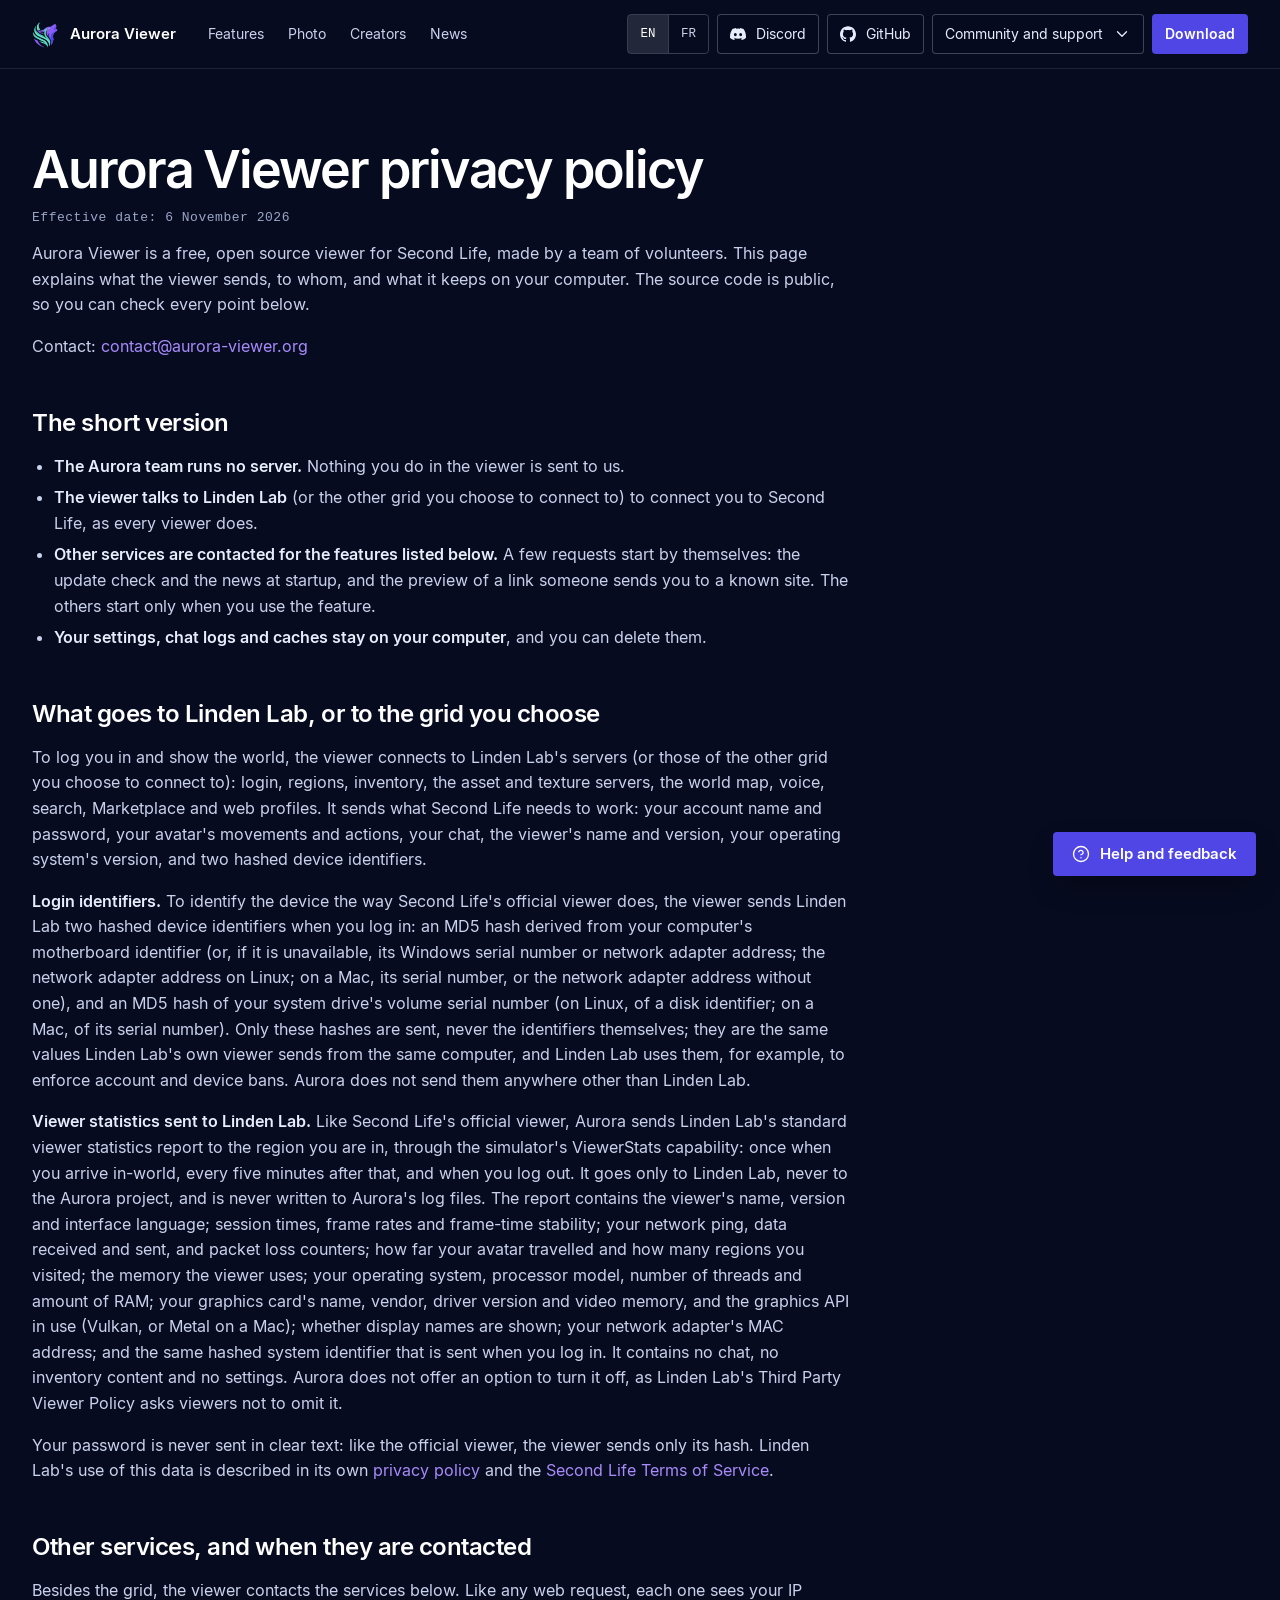
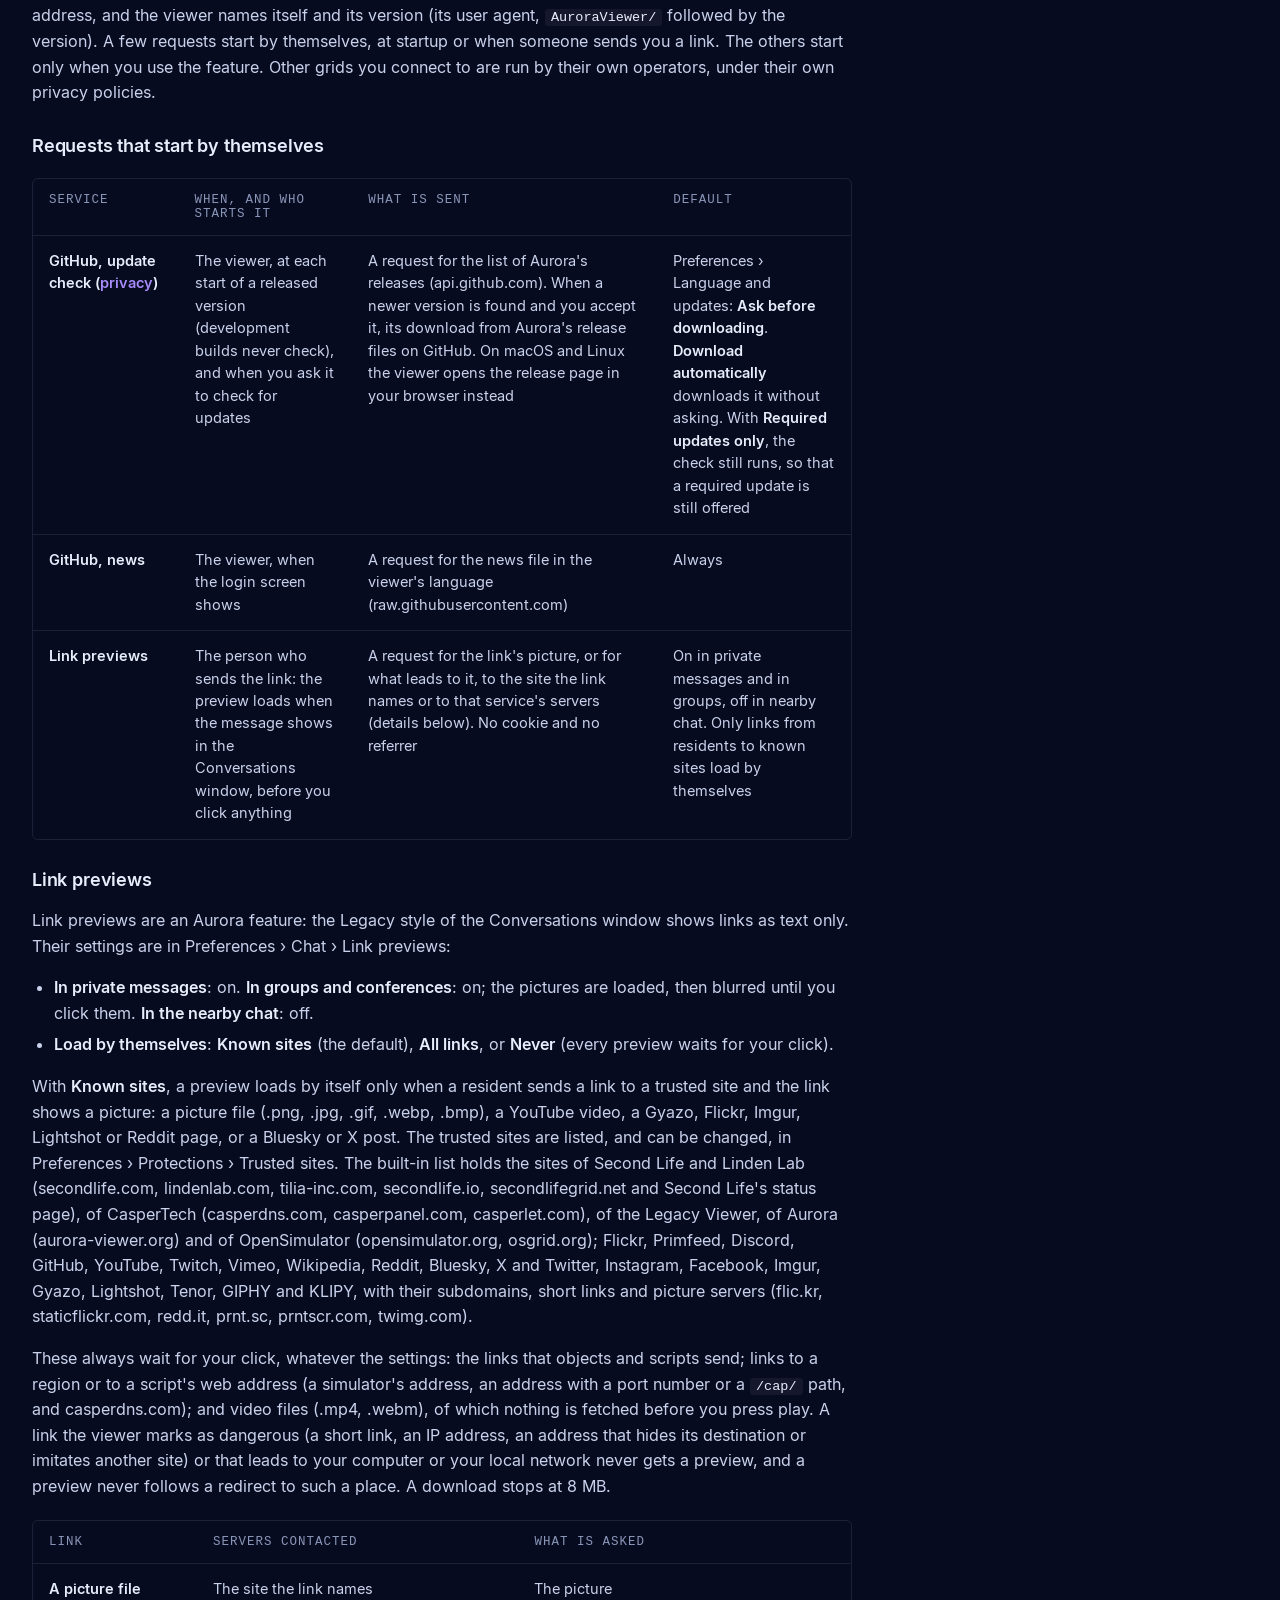
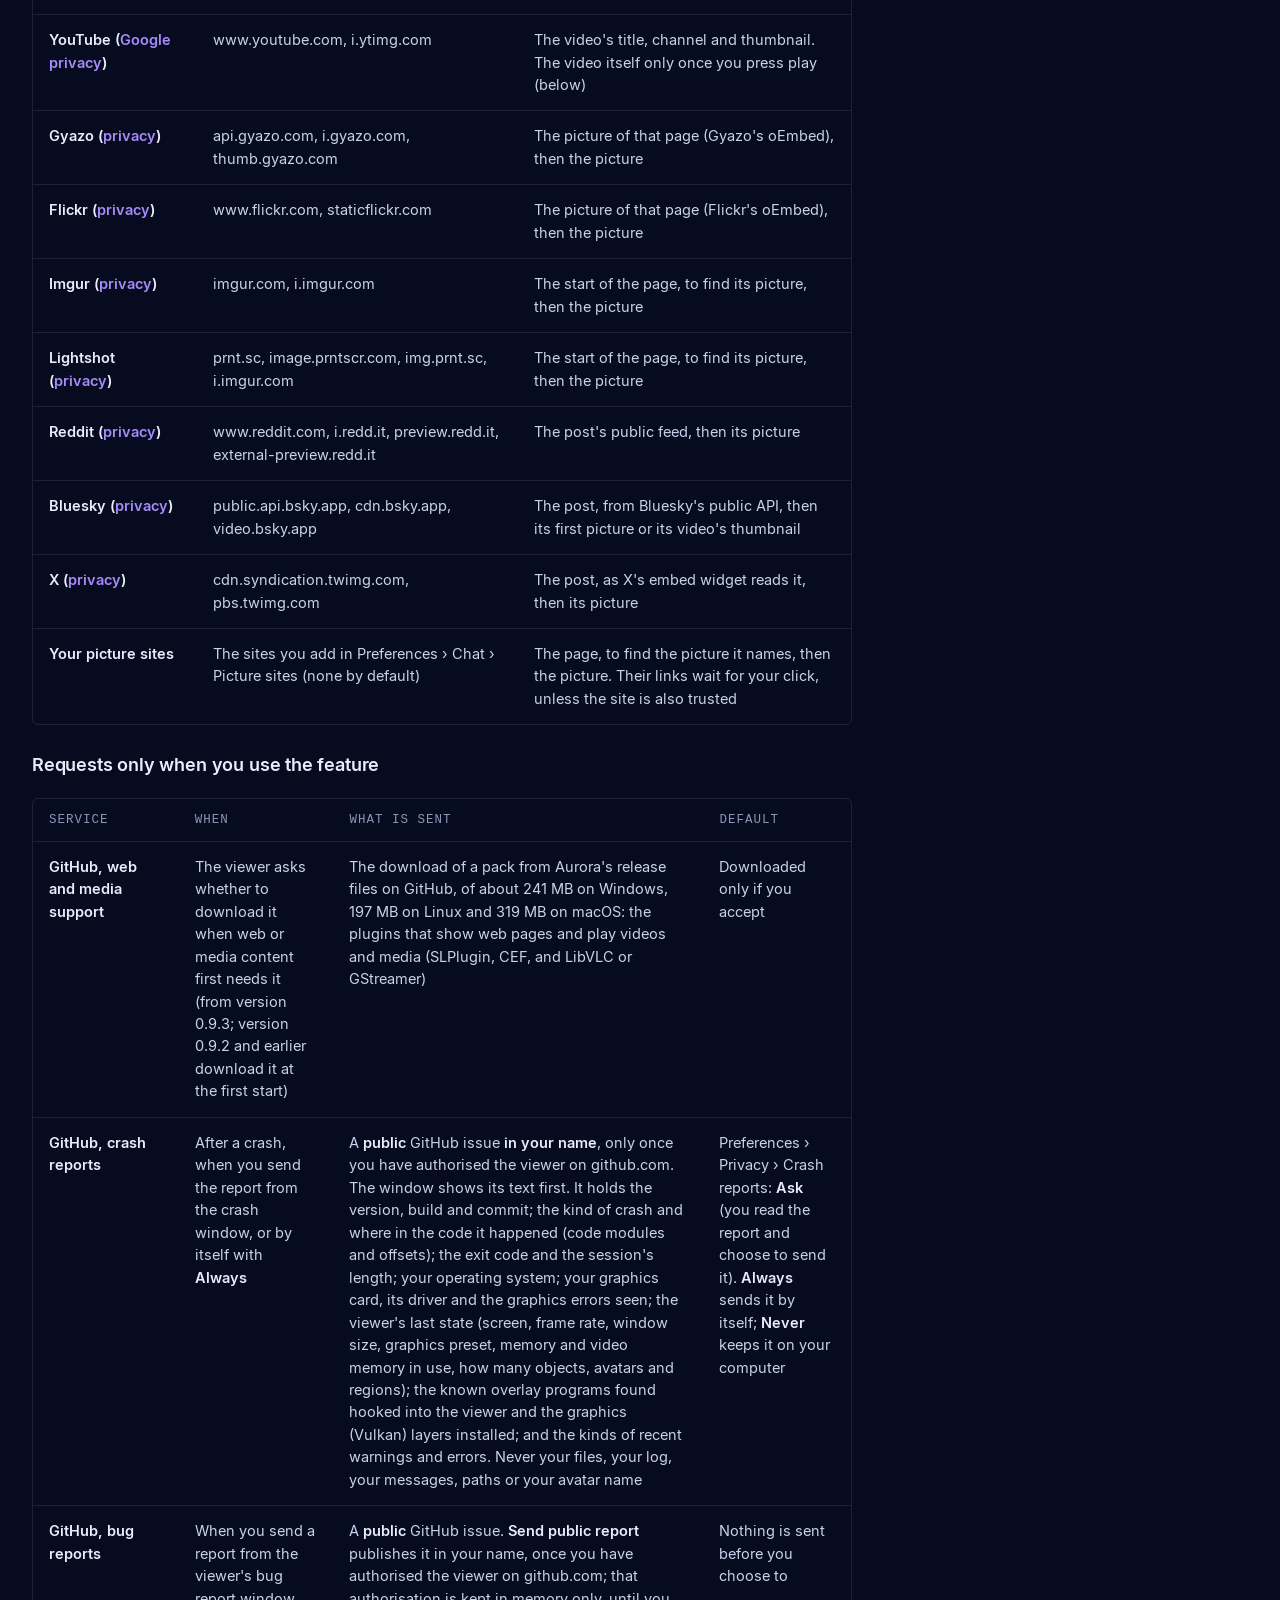
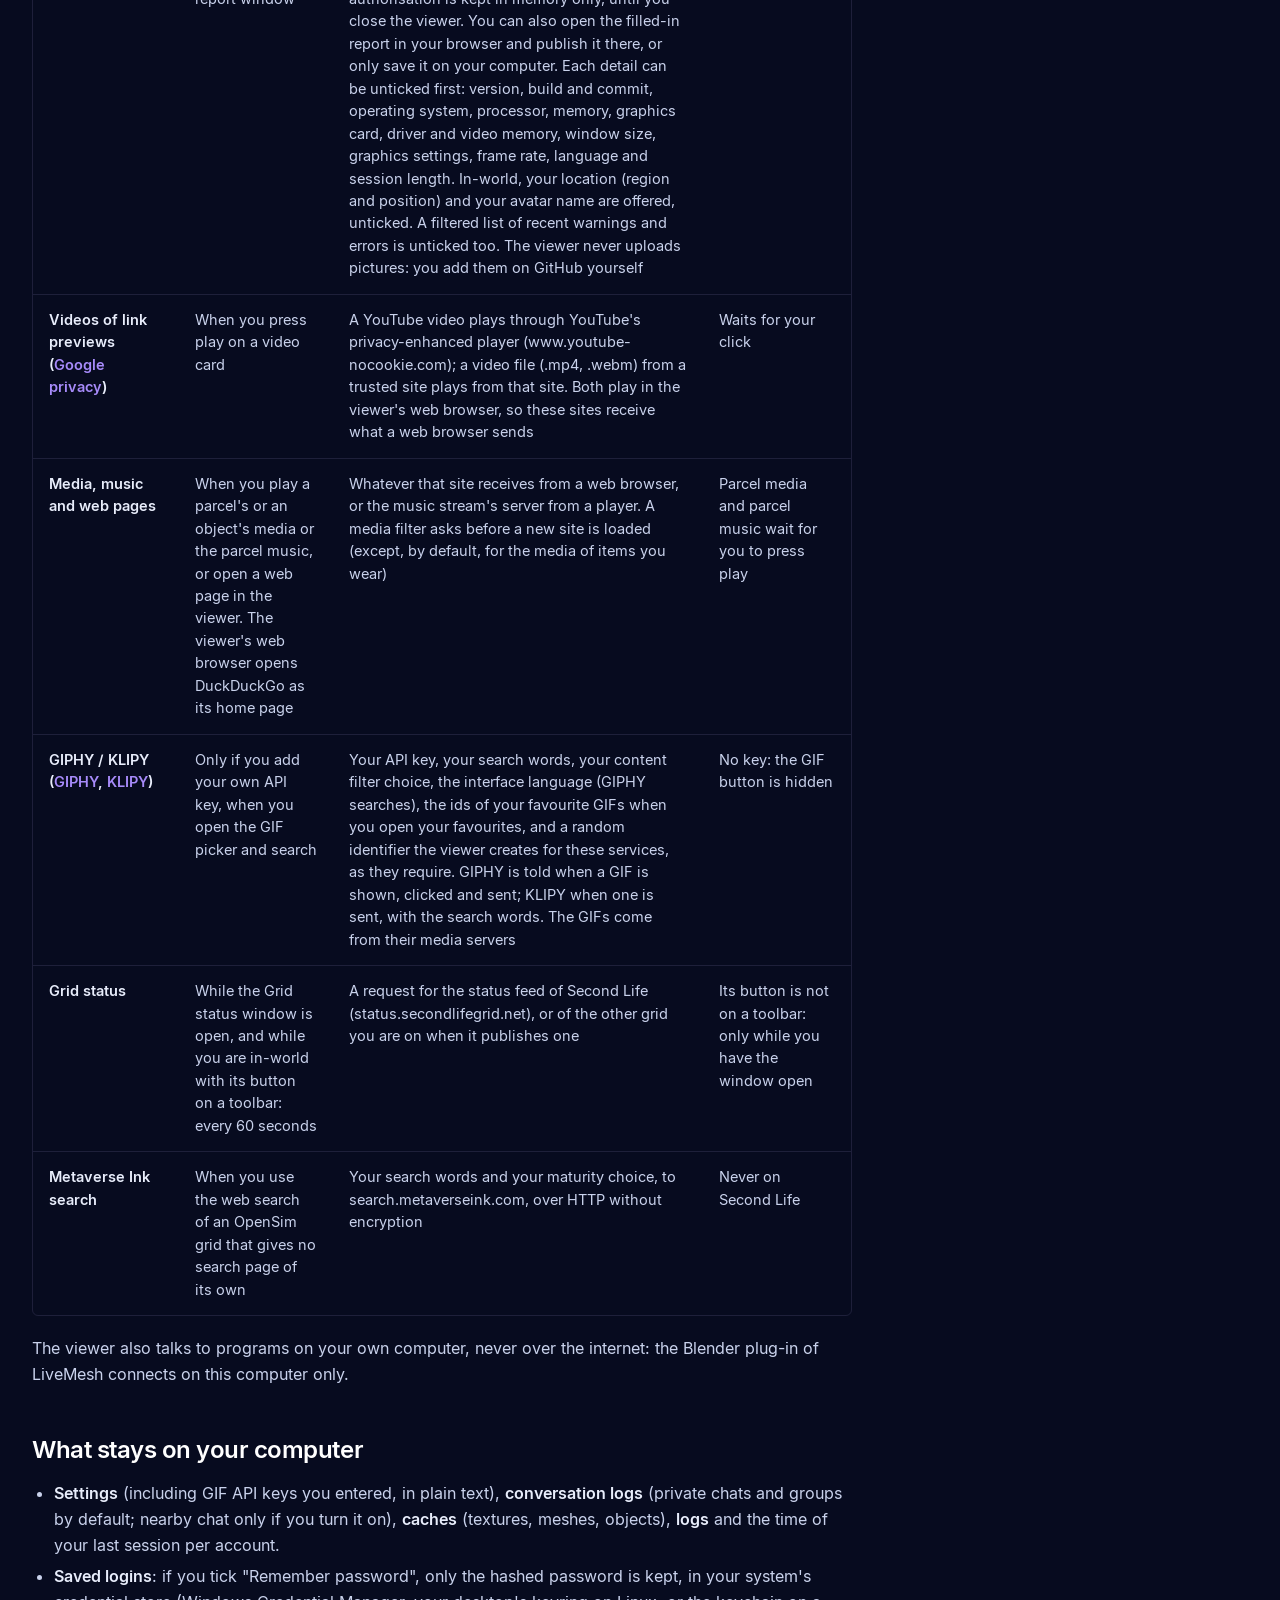
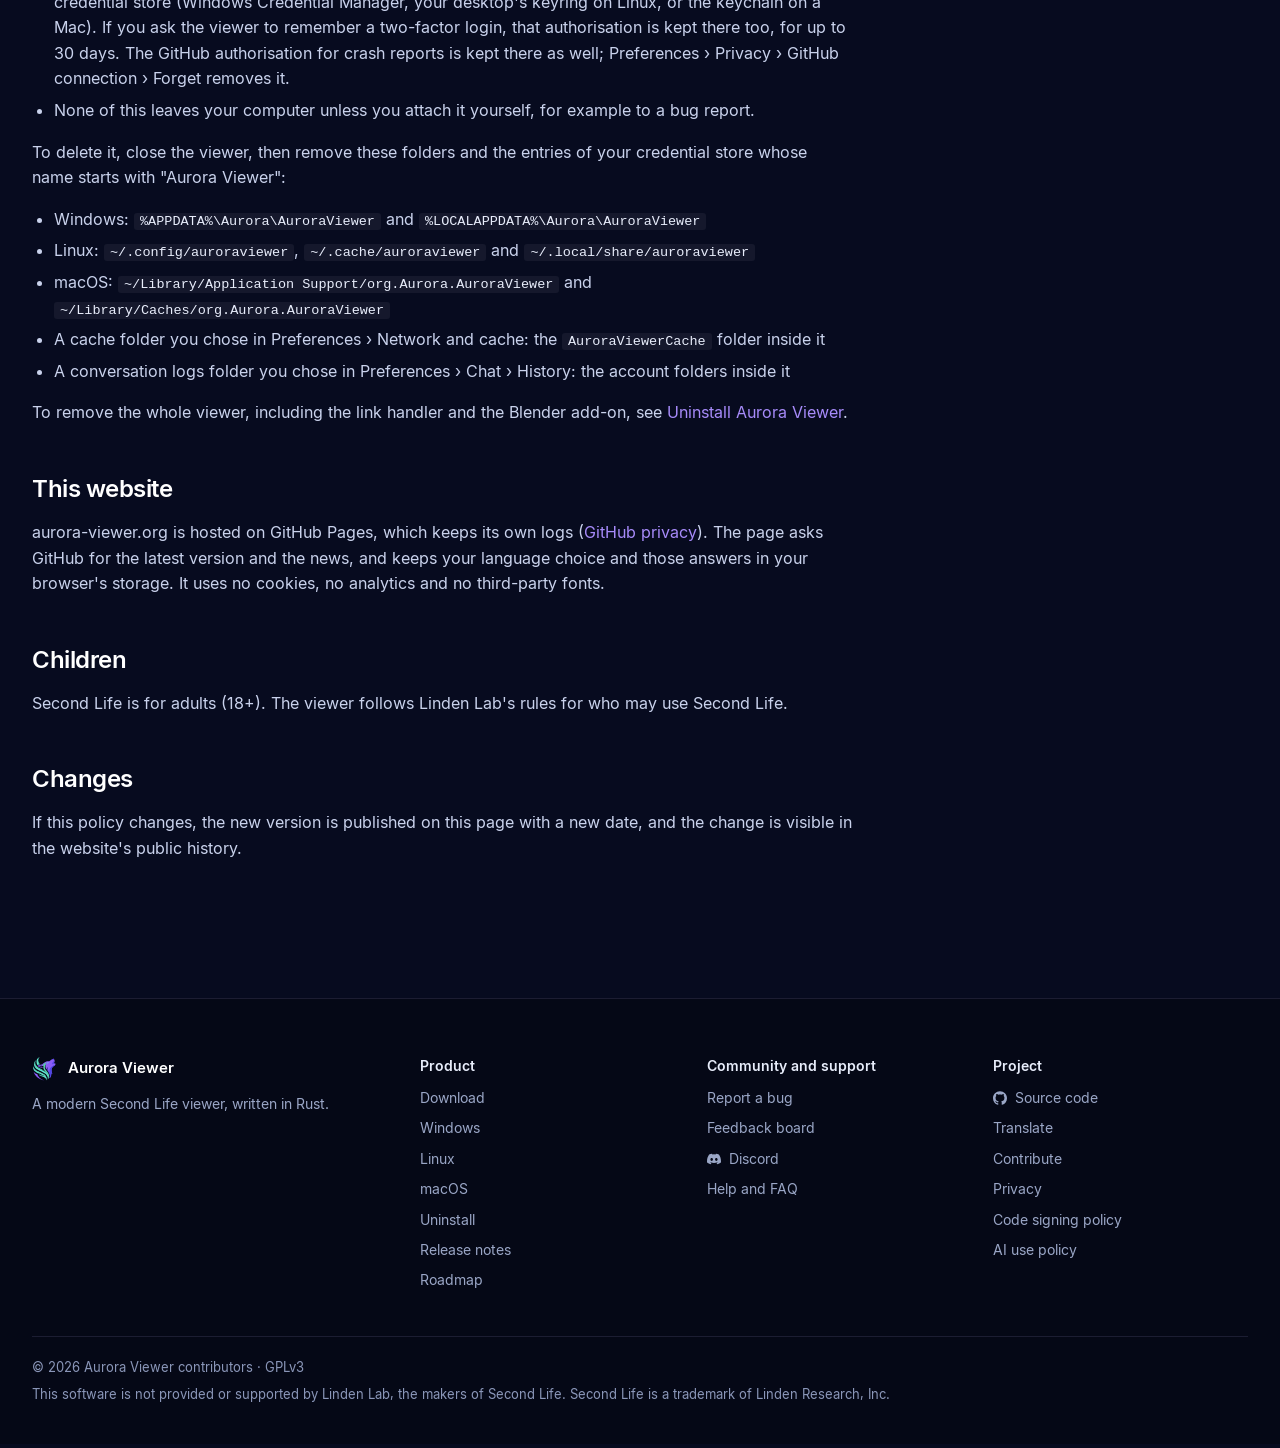
<file: privacy/index.html>
<!doctype html>
<html lang="en" class="no-js" data-title-en="Privacy policy | Aurora Viewer" data-title-fr="Politique de confidentialité | Aurora Viewer">
<head>
<meta charset="utf-8">
<meta name="viewport" content="width=device-width, initial-scale=1">
<title>Privacy policy | Aurora Viewer</title>
<meta name="description" content="What Aurora Viewer sends, to whom, and what it keeps on your computer.">
<meta name="theme-color" content="#070B1F">
<link rel="canonical" href="https://aurora-viewer.org/privacy/">
<link rel="icon" href="/assets/img/logo.svg" type="image/svg+xml">
<link rel="icon" href="/assets/img/favicon-32.png" sizes="32x32" type="image/png">
<link rel="icon" href="/assets/img/icon-192.png" sizes="192x192" type="image/png">
<link rel="icon" href="/favicon.ico" sizes="48x48">
<link rel="apple-touch-icon" href="/assets/img/apple-touch-icon.png">
<link rel="preload" href="/assets/fonts/inter-400.woff2" as="font" type="font/woff2" crossorigin>
<link rel="preload" href="/assets/fonts/inter-600.woff2" as="font" type="font/woff2" crossorigin>
<link rel="stylesheet" href="/assets/css/site.css">
<script>document.documentElement.classList.remove('no-js');</script>
<script src="/assets/js/site.js" defer></script>
</head>
<body>
<a class="skip" href="#main" data-i18n="skip">Skip to content</a>

<header class="nav">
  <div class="wrap nav-in">
    <a class="brand" href="/">
      <img src="/assets/img/logo.svg" width="28" height="28" alt="">
      <span>Aurora Viewer</span>
    </a>
    <nav class="links" aria-label="Main" data-i18n-aria="nav.label">
      <a href="/#features" data-i18n="nav.features">Features</a>
      <a href="/#photo" data-i18n="nav.photo">Photo</a>
      <a href="/#create" data-i18n="nav.create">Creators</a>
      <a href="/#news" data-i18n="nav.news">News</a>
    </nav>
    <div class="nav-end">
      <div class="lang" role="group" aria-label="Language" data-i18n-aria="lang.label">
        <button type="button" data-lang="en" aria-pressed="true">EN</button>
        <button type="button" data-lang="fr" aria-pressed="false">FR</button>
      </div>
      <a class="btn btn-line btn-sm social" href="https://discord.gg/TK4nbMGmKt" aria-label="Aurora Viewer on Discord" data-i18n-aria="discord.label"><svg class="logo" viewBox="0 0 24 24" aria-hidden="true"><path d="M20.317 4.37a19.79 19.79 0 0 0-4.885-1.515.074.074 0 0 0-.079.037c-.21.375-.444.865-.608 1.25a18.27 18.27 0 0 0-5.487 0 12.64 12.64 0 0 0-.617-1.25.077.077 0 0 0-.079-.037A19.74 19.74 0 0 0 3.677 4.37a.07.07 0 0 0-.032.027C.533 9.046-.32 13.58.099 18.057a.082.082 0 0 0 .031.057 19.9 19.9 0 0 0 5.993 3.03.078.078 0 0 0 .084-.028 14.09 14.09 0 0 0 1.226-1.994.076.076 0 0 0-.041-.106 13.1 13.1 0 0 1-1.872-.892.077.077 0 0 1-.008-.128c.126-.094.252-.192.372-.291a.074.074 0 0 1 .078-.01c3.928 1.793 8.18 1.793 12.062 0a.074.074 0 0 1 .078.009c.12.1.246.198.373.292a.077.077 0 0 1-.006.127 12.3 12.3 0 0 1-1.873.892.077.077 0 0 0-.041.107c.36.698.772 1.362 1.225 1.993a.076.076 0 0 0 .084.028 19.84 19.84 0 0 0 6.002-3.03.077.077 0 0 0 .032-.054c.5-5.177-.838-9.674-3.549-13.66a.061.061 0 0 0-.031-.03zM8.02 15.33c-1.183 0-2.157-1.085-2.157-2.419 0-1.333.956-2.419 2.157-2.419 1.21 0 2.176 1.096 2.157 2.42 0 1.333-.956 2.418-2.157 2.418zm7.975 0c-1.183 0-2.157-1.085-2.157-2.419 0-1.333.955-2.419 2.157-2.419 1.21 0 2.176 1.096 2.157 2.42 0 1.333-.946 2.418-2.157 2.418z"/></svg><span class="social-lbl">Discord</span></a>
      <a class="btn btn-line btn-sm social" href="https://github.com/Aurora-Viewer/Aurora-Viewer" aria-label="Aurora Viewer on GitHub" data-i18n-aria="gh.label"><svg class="logo" viewBox="0 0 24 24" aria-hidden="true"><path d="M12 .297c-6.63 0-12 5.373-12 12 0 5.303 3.438 9.8 8.205 11.385.6.113.82-.258.82-.577 0-.285-.01-1.04-.015-2.04-3.338.724-4.042-1.61-4.042-1.61C4.422 18.07 3.633 17.7 3.633 17.7c-1.087-.744.084-.729.084-.729 1.205.084 1.838 1.236 1.838 1.236 1.07 1.835 2.809 1.305 3.495.998.108-.776.417-1.305.76-1.605-2.665-.3-5.466-1.332-5.466-5.93 0-1.31.465-2.38 1.235-3.22-.135-.303-.54-1.523.105-3.176 0 0 1.005-.322 3.3 1.23.96-.267 1.98-.399 3-.405 1.02.006 2.04.138 3 .405 2.28-1.552 3.285-1.23 3.285-1.23.645 1.653.24 2.873.12 3.176.765.84 1.23 1.91 1.23 3.22 0 4.61-2.805 5.625-5.475 5.92.42.36.81 1.096.81 2.22 0 1.606-.015 2.896-.015 3.286 0 .315.21.69.825.57C20.565 22.092 24 17.592 24 12.297c0-6.627-5.373-12-12-12"/></svg><span class="social-lbl">GitHub</span></a>
      <div class="pop pop-menu">
        <button type="button" class="btn btn-line btn-sm" aria-expanded="false" aria-controls="menu-community" data-pop><span data-i18n="menu.label">Community and support</span><svg class="i chev" viewBox="0 0 24 24" aria-hidden="true"><path d="M6 9l6 6l6 -6"/></svg></button>
        <div class="pop-panel" id="menu-community" hidden>
          <a class="pop-item" href="https://discord.gg/TK4nbMGmKt"><svg class="logo" viewBox="0 0 24 24" aria-hidden="true"><path d="M20.317 4.37a19.79 19.79 0 0 0-4.885-1.515.074.074 0 0 0-.079.037c-.21.375-.444.865-.608 1.25a18.27 18.27 0 0 0-5.487 0 12.64 12.64 0 0 0-.617-1.25.077.077 0 0 0-.079-.037A19.74 19.74 0 0 0 3.677 4.37a.07.07 0 0 0-.032.027C.533 9.046-.32 13.58.099 18.057a.082.082 0 0 0 .031.057 19.9 19.9 0 0 0 5.993 3.03.078.078 0 0 0 .084-.028 14.09 14.09 0 0 0 1.226-1.994.076.076 0 0 0-.041-.106 13.1 13.1 0 0 1-1.872-.892.077.077 0 0 1-.008-.128c.126-.094.252-.192.372-.291a.074.074 0 0 1 .078-.01c3.928 1.793 8.18 1.793 12.062 0a.074.074 0 0 1 .078.009c.12.1.246.198.373.292a.077.077 0 0 1-.006.127 12.3 12.3 0 0 1-1.873.892.077.077 0 0 0-.041.107c.36.698.772 1.362 1.225 1.993a.076.076 0 0 0 .084.028 19.84 19.84 0 0 0 6.002-3.03.077.077 0 0 0 .032-.054c.5-5.177-.838-9.674-3.549-13.66a.061.061 0 0 0-.031-.03zM8.02 15.33c-1.183 0-2.157-1.085-2.157-2.419 0-1.333.956-2.419 2.157-2.419 1.21 0 2.176 1.096 2.157 2.42 0 1.333-.956 2.418-2.157 2.418zm7.975 0c-1.183 0-2.157-1.085-2.157-2.419 0-1.333.955-2.419 2.157-2.419 1.21 0 2.176 1.096 2.157 2.42 0 1.333-.946 2.418-2.157 2.418z"/></svg><span><b>Discord</b><span data-i18n="menu.discord">Talk with the team and the testers</span></span></a>
          <a class="pop-item" href="https://feedback.aurora-viewer.org"><svg class="i" viewBox="0 0 24 24" aria-hidden="true"><path d="M9 18h6M10 21h4"/><path d="M12 3a6 6 0 0 0-4 10.5c.8.8 1 1.5 1 2.5h6c0-1 .2-1.7 1-2.5A6 6 0 0 0 12 3z"/></svg><span><b data-i18n="menu.feedback">Feedback board</b><span data-i18n="menu.feedback.sub">Suggest and vote for features</span></span></a>
          <a class="pop-item" href="https://github.com/Aurora-Viewer/Aurora-Viewer/issues/new/choose"><svg class="i" viewBox="0 0 24 24" aria-hidden="true"><rect x="8" y="6" width="8" height="14" rx="4"/><path d="M12 6V4M4 13h4M16 13h4M5 8l3 2M19 8l-3 2M5 19l3-2M19 19l-3-2"/></svg><span><b data-i18n="foot.bug">Report a bug</b><span data-i18n="menu.bug">Open a report on GitHub</span></span></a>
          <a class="pop-item" href="https://github.com/Aurora-Viewer/Aurora-Viewer"><svg class="logo" viewBox="0 0 24 24" aria-hidden="true"><path d="M12 .297c-6.63 0-12 5.373-12 12 0 5.303 3.438 9.8 8.205 11.385.6.113.82-.258.82-.577 0-.285-.01-1.04-.015-2.04-3.338.724-4.042-1.61-4.042-1.61C4.422 18.07 3.633 17.7 3.633 17.7c-1.087-.744.084-.729.084-.729 1.205.084 1.838 1.236 1.838 1.236 1.07 1.835 2.809 1.305 3.495.998.108-.776.417-1.305.76-1.605-2.665-.3-5.466-1.332-5.466-5.93 0-1.31.465-2.38 1.235-3.22-.135-.303-.54-1.523.105-3.176 0 0 1.005-.322 3.3 1.23.96-.267 1.98-.399 3-.405 1.02.006 2.04.138 3 .405 2.28-1.552 3.285-1.23 3.285-1.23.645 1.653.24 2.873.12 3.176.765.84 1.23 1.91 1.23 3.22 0 4.61-2.805 5.625-5.475 5.92.42.36.81 1.096.81 2.22 0 1.606-.015 2.896-.015 3.286 0 .315.21.69.825.57C20.565 22.092 24 17.592 24 12.297c0-6.627-5.373-12-12-12"/></svg><span><b>GitHub</b><span data-i18n="menu.gh">Source code, releases and work in progress</span></span></a>
          <a class="pop-foot" href="/support/" data-i18n="menu.faq">Help and FAQ →</a>
        </div>
      </div>
      <a class="btn btn-primary btn-sm" href="/download/" data-i18n="nav.download">Download</a>
    </div>
  </div>
</header>

<main id="main" class="policy-page">
  <div class="wrap">
    <article class="policy" lang="en" data-lang-block="en">
<h1 class="policy-title">Aurora Viewer privacy policy</h1>
<p class="policy-date">Effective date: 6 November 2026</p>
<p>Aurora Viewer is a free, open source viewer for Second Life, made by a team of volunteers. This page explains what the viewer sends, to whom, and what it keeps on your computer. The source code is public, so you can check every point below.</p>
<p>Contact: <a href="mailto:contact@aurora-viewer.org">contact@aurora-viewer.org</a></p>
<h2>The short version</h2>
<ul><li><strong>The Aurora team runs no server.</strong> Nothing you do in the viewer is sent to us.</li><li><strong>The viewer talks to Linden Lab</strong> (or the other grid you choose to connect to) to connect you to Second Life, as every viewer does.</li><li><strong>Other services are contacted for the features listed below.</strong> A few requests start by themselves: the update check and the news at startup, and the preview of a link someone sends you to a known site. The others start only when you use the feature.</li><li><strong>Your settings, chat logs and caches stay on your computer</strong>, and you can delete them.</li></ul>
<h2>What goes to Linden Lab, or to the grid you choose</h2>
<p>To log you in and show the world, the viewer connects to Linden Lab's servers (or those of the other grid you choose to connect to): login, regions, inventory, the asset and texture servers, the world map, voice, search, Marketplace and web profiles. It sends what Second Life needs to work: your account name and password, your avatar's movements and actions, your chat, the viewer's name and version, your operating system's version, and two hashed device identifiers.</p>
<p><strong>Login identifiers.</strong> To identify the device the way Second Life's official viewer does, the viewer sends Linden Lab two hashed device identifiers when you log in: an MD5 hash derived from your computer's motherboard identifier (or, if it is unavailable, its Windows serial number or network adapter address; the network adapter address on Linux; on a Mac, its serial number, or the network adapter address without one), and an MD5 hash of your system drive's volume serial number (on Linux, of a disk identifier; on a Mac, of its serial number). Only these hashes are sent, never the identifiers themselves; they are the same values Linden Lab's own viewer sends from the same computer, and Linden Lab uses them, for example, to enforce account and device bans. Aurora does not send them anywhere other than Linden Lab.</p>
<p><strong>Viewer statistics sent to Linden Lab.</strong> Like Second Life's official viewer, Aurora sends Linden Lab's standard viewer statistics report to the region you are in, through the simulator's ViewerStats capability: once when you arrive in-world, every five minutes after that, and when you log out. It goes only to Linden Lab, never to the Aurora project, and is never written to Aurora's log files. The report contains the viewer's name, version and interface language; session times, frame rates and frame-time stability; your network ping, data received and sent, and packet loss counters; how far your avatar travelled and how many regions you visited; the memory the viewer uses; your operating system, processor model, number of threads and amount of RAM; your graphics card's name, vendor, driver version and video memory, and the graphics API in use (Vulkan, or Metal on a Mac); whether display names are shown; your network adapter's MAC address; and the same hashed system identifier that is sent when you log in. It contains no chat, no inventory content and no settings. Aurora does not offer an option to turn it off, as Linden Lab's Third Party Viewer Policy asks viewers not to omit it.</p>
<p>Your password is never sent in clear text: like the official viewer, the viewer sends only its hash. Linden Lab's use of this data is described in its own <a href="https://lindenlab.com/privacy">privacy policy</a> and the <a href="https://lindenlab.com/legal/second-life-terms-and-conditions">Second Life Terms of Service</a>.</p>
<h2>Other services, and when they are contacted</h2>
<p>Besides the grid, the viewer contacts the services below. Like any web request, each one sees your IP address, and the viewer names itself and its version (its user agent, <code>AuroraViewer/</code> followed by the version). A few requests start by themselves, at startup or when someone sends you a link. The others start only when you use the feature. Other grids you connect to are run by their own operators, under their own privacy policies.</p>
<h3>Requests that start by themselves</h3>
<div class="table"><table><thead><tr><th scope="col">Service</th><th scope="col">When, and who starts it</th><th scope="col">What is sent</th><th scope="col">Default</th></tr></thead><tbody><tr><th scope="row"><strong>GitHub</strong>, update check (<a href="https://docs.github.com/en/site-policy/privacy-policies/github-general-privacy-statement">privacy</a>)</th><td data-label="When, and who starts it">The viewer, at each start of a released version (development builds never check), and when you ask it to check for updates</td><td data-label="What is sent">A request for the list of Aurora's releases (api.github.com). When a newer version is found and you accept it, its download from Aurora's release files on GitHub. On macOS and Linux the viewer opens the release page in your browser instead</td><td data-label="Default">Preferences › Language and updates: <strong>Ask before downloading</strong>. <strong>Download automatically</strong> downloads it without asking. With <strong>Required updates only</strong>, the check still runs, so that a required update is still offered</td></tr><tr><th scope="row"><strong>GitHub</strong>, news</th><td data-label="When, and who starts it">The viewer, when the login screen shows</td><td data-label="What is sent">A request for the news file in the viewer's language (raw.githubusercontent.com)</td><td data-label="Default">Always</td></tr><tr><th scope="row"><strong>Link previews</strong></th><td data-label="When, and who starts it">The person who sends the link: the preview loads when the message shows in the Conversations window, before you click anything</td><td data-label="What is sent">A request for the link's picture, or for what leads to it, to the site the link names or to that service's servers (details below). No cookie and no referrer</td><td data-label="Default">On in private messages and in groups, off in nearby chat. Only links from residents to known sites load by themselves</td></tr></tbody></table></div>
<h3>Link previews</h3>
<p>Link previews are an Aurora feature: the Legacy style of the Conversations window shows links as text only. Their settings are in Preferences › Chat › Link previews:</p>
<ul><li><strong>In private messages</strong>: on. <strong>In groups and conferences</strong>: on; the pictures are loaded, then blurred until you click them. <strong>In the nearby chat</strong>: off.</li><li><strong>Load by themselves</strong>: <strong>Known sites</strong> (the default), <strong>All links</strong>, or <strong>Never</strong> (every preview waits for your click).</li></ul>
<p>With <strong>Known sites</strong>, a preview loads by itself only when a resident sends a link to a trusted site and the link shows a picture: a picture file (.png, .jpg, .gif, .webp, .bmp), a YouTube video, a Gyazo, Flickr, Imgur, Lightshot or Reddit page, or a Bluesky or X post. The trusted sites are listed, and can be changed, in Preferences › Protections › Trusted sites. The built-in list holds the sites of Second Life and Linden Lab (secondlife.com, lindenlab.com, tilia-inc.com, secondlife.io, secondlifegrid.net and Second Life's status page), of CasperTech (casperdns.com, casperpanel.com, casperlet.com), of the Legacy Viewer, of Aurora (aurora-viewer.org) and of OpenSimulator (opensimulator.org, osgrid.org); Flickr, Primfeed, Discord, GitHub, YouTube, Twitch, Vimeo, Wikipedia, Reddit, Bluesky, X and Twitter, Instagram, Facebook, Imgur, Gyazo, Lightshot, Tenor, GIPHY and KLIPY, with their subdomains, short links and picture servers (flic.kr, staticflickr.com, redd.it, prnt.sc, prntscr.com, twimg.com).</p>
<p>These always wait for your click, whatever the settings: the links that objects and scripts send; links to a region or to a script's web address (a simulator's address, an address with a port number or a <code>/cap/</code> path, and casperdns.com); and video files (.mp4, .webm), of which nothing is fetched before you press play. A link the viewer marks as dangerous (a short link, an IP address, an address that hides its destination or imitates another site) or that leads to your computer or your local network never gets a preview, and a preview never follows a redirect to such a place. A download stops at 8 MB.</p>
<div class="table"><table><thead><tr><th scope="col">Link</th><th scope="col">Servers contacted</th><th scope="col">What is asked</th></tr></thead><tbody><tr><th scope="row">A picture file</th><td data-label="Servers contacted">The site the link names</td><td data-label="What is asked">The picture</td></tr><tr><th scope="row">YouTube (<a href="https://policies.google.com/privacy">Google privacy</a>)</th><td data-label="Servers contacted">www.youtube.com, i.ytimg.com</td><td data-label="What is asked">The video's title, channel and thumbnail. The video itself only once you press play (below)</td></tr><tr><th scope="row">Gyazo (<a href="https://corp.helpfeel.com/en/privacy">privacy</a>)</th><td data-label="Servers contacted">api.gyazo.com, i.gyazo.com, thumb.gyazo.com</td><td data-label="What is asked">The picture of that page (Gyazo's oEmbed), then the picture</td></tr><tr><th scope="row">Flickr (<a href="https://www.flickr.com/help/privacy">privacy</a>)</th><td data-label="Servers contacted">www.flickr.com, staticflickr.com</td><td data-label="What is asked">The picture of that page (Flickr's oEmbed), then the picture</td></tr><tr><th scope="row">Imgur (<a href="https://imgur.com/privacy">privacy</a>)</th><td data-label="Servers contacted">imgur.com, i.imgur.com</td><td data-label="What is asked">The start of the page, to find its picture, then the picture</td></tr><tr><th scope="row">Lightshot (<a href="https://app.prntscr.com/en/privacy.html">privacy</a>)</th><td data-label="Servers contacted">prnt.sc, image.prntscr.com, img.prnt.sc, i.imgur.com</td><td data-label="What is asked">The start of the page, to find its picture, then the picture</td></tr><tr><th scope="row">Reddit (<a href="https://www.reddit.com/policies/privacy-policy">privacy</a>)</th><td data-label="Servers contacted">www.reddit.com, i.redd.it, preview.redd.it, external-preview.redd.it</td><td data-label="What is asked">The post's public feed, then its picture</td></tr><tr><th scope="row">Bluesky (<a href="https://bsky.social/about/support/privacy-policy">privacy</a>)</th><td data-label="Servers contacted">public.api.bsky.app, cdn.bsky.app, video.bsky.app</td><td data-label="What is asked">The post, from Bluesky's public API, then its first picture or its video's thumbnail</td></tr><tr><th scope="row">X (<a href="https://x.com/en/privacy">privacy</a>)</th><td data-label="Servers contacted">cdn.syndication.twimg.com, pbs.twimg.com</td><td data-label="What is asked">The post, as X's embed widget reads it, then its picture</td></tr><tr><th scope="row">Your picture sites</th><td data-label="Servers contacted">The sites you add in Preferences › Chat › Picture sites (none by default)</td><td data-label="What is asked">The page, to find the picture it names, then the picture. Their links wait for your click, unless the site is also trusted</td></tr></tbody></table></div>
<h3>Requests only when you use the feature</h3>
<div class="table"><table><thead><tr><th scope="col">Service</th><th scope="col">When</th><th scope="col">What is sent</th><th scope="col">Default</th></tr></thead><tbody><tr><th scope="row"><strong>GitHub</strong>, web and media support</th><td data-label="When">The viewer asks whether to download it when web or media content first needs it (from version 0.9.3; version 0.9.2 and earlier download it at the first start)</td><td data-label="What is sent">The download of a pack from Aurora's release files on GitHub, of about 241 MB on Windows, 197 MB on Linux and 319 MB on macOS: the plugins that show web pages and play videos and media (SLPlugin, CEF, and LibVLC or GStreamer)</td><td data-label="Default">Downloaded only if you accept</td></tr><tr><th scope="row"><strong>GitHub</strong>, crash reports</th><td data-label="When">After a crash, when you send the report from the crash window, or by itself with <strong>Always</strong></td><td data-label="What is sent">A <strong>public</strong> GitHub issue <strong>in your name</strong>, only once you have authorised the viewer on github.com. The window shows its text first. It holds the version, build and commit; the kind of crash and where in the code it happened (code modules and offsets); the exit code and the session's length; your operating system; your graphics card, its driver and the graphics errors seen; the viewer's last state (screen, frame rate, window size, graphics preset, memory and video memory in use, how many objects, avatars and regions); the known overlay programs found hooked into the viewer and the graphics (Vulkan) layers installed; and the kinds of recent warnings and errors. Never your files, your log, your messages, paths or your avatar name</td><td data-label="Default">Preferences › Privacy › Crash reports: <strong>Ask</strong> (you read the report and choose to send it). <strong>Always</strong> sends it by itself; <strong>Never</strong> keeps it on your computer</td></tr><tr><th scope="row"><strong>GitHub</strong>, bug reports</th><td data-label="When">When you send a report from the viewer's bug report window</td><td data-label="What is sent">A <strong>public</strong> GitHub issue. <strong>Send public report</strong> publishes it in your name, once you have authorised the viewer on github.com; that authorisation is kept in memory only, until you close the viewer. You can also open the filled-in report in your browser and publish it there, or only save it on your computer. Each detail can be unticked first: version, build and commit, operating system, processor, memory, graphics card, driver and video memory, window size, graphics settings, frame rate, language and session length. In-world, your location (region and position) and your avatar name are offered, unticked. A filtered list of recent warnings and errors is unticked too. The viewer never uploads pictures: you add them on GitHub yourself</td><td data-label="Default">Nothing is sent before you choose to</td></tr><tr><th scope="row"><strong>Videos of link previews</strong> (<a href="https://policies.google.com/privacy">Google privacy</a>)</th><td data-label="When">When you press play on a video card</td><td data-label="What is sent">A YouTube video plays through YouTube's privacy-enhanced player (www.youtube-nocookie.com); a video file (.mp4, .webm) from a trusted site plays from that site. Both play in the viewer's web browser, so these sites receive what a web browser sends</td><td data-label="Default">Waits for your click</td></tr><tr><th scope="row"><strong>Media, music and web pages</strong></th><td data-label="When">When you play a parcel's or an object's media or the parcel music, or open a web page in the viewer. The viewer's web browser opens DuckDuckGo as its home page</td><td data-label="What is sent">Whatever that site receives from a web browser, or the music stream's server from a player. A media filter asks before a new site is loaded (except, by default, for the media of items you wear)</td><td data-label="Default">Parcel media and parcel music wait for you to press play</td></tr><tr><th scope="row"><strong>GIPHY / KLIPY</strong> (<a href="https://giphy.com/privacy">GIPHY</a>, <a href="https://klipy.com/support/privacy-policy">KLIPY</a>)</th><td data-label="When">Only if you add your own API key, when you open the GIF picker and search</td><td data-label="What is sent">Your API key, your search words, your content filter choice, the interface language (GIPHY searches), the ids of your favourite GIFs when you open your favourites, and a random identifier the viewer creates for these services, as they require. GIPHY is told when a GIF is shown, clicked and sent; KLIPY when one is sent, with the search words. The GIFs come from their media servers</td><td data-label="Default">No key: the GIF button is hidden</td></tr><tr><th scope="row"><strong>Grid status</strong></th><td data-label="When">While the Grid status window is open, and while you are in-world with its button on a toolbar: every 60 seconds</td><td data-label="What is sent">A request for the status feed of Second Life (status.secondlifegrid.net), or of the other grid you are on when it publishes one</td><td data-label="Default">Its button is not on a toolbar: only while you have the window open</td></tr><tr><th scope="row"><strong>Metaverse Ink</strong> search</th><td data-label="When">When you use the web search of an OpenSim grid that gives no search page of its own</td><td data-label="What is sent">Your search words and your maturity choice, to search.metaverseink.com, over HTTP without encryption</td><td data-label="Default">Never on Second Life</td></tr></tbody></table></div>
<p>The viewer also talks to programs on your own computer, never over the internet: the Blender plug-in of LiveMesh connects on this computer only.</p>
<h2>What stays on your computer</h2>
<ul><li><strong>Settings</strong> (including GIF API keys you entered, in plain text), <strong>conversation logs</strong> (private chats and groups by default; nearby chat only if you turn it on), <strong>caches</strong> (textures, meshes, objects), <strong>logs</strong> and the time of your last session per account.</li><li><strong>Saved logins</strong>: if you tick "Remember password", only the hashed password is kept, in your system's credential store (Windows Credential Manager, your desktop's keyring on Linux, or the keychain on a Mac). If you ask the viewer to remember a two-factor login, that authorisation is kept there too, for up to 30 days. The GitHub authorisation for crash reports is kept there as well; Preferences › Privacy › GitHub connection › Forget removes it.</li><li>None of this leaves your computer unless you attach it yourself, for example to a bug report.</li></ul>
<p>To delete it, close the viewer, then remove these folders and the entries of your credential store whose name starts with "Aurora Viewer":</p>
<ul><li>Windows: <code>%APPDATA%\Aurora\AuroraViewer</code> and <code>%LOCALAPPDATA%\Aurora\AuroraViewer</code></li><li>Linux: <code>~/.config/auroraviewer</code>, <code>~/.cache/auroraviewer</code> and <code>~/.local/share/auroraviewer</code></li><li>macOS: <code>~/Library/Application Support/org.Aurora.AuroraViewer</code> and <code>~/Library/Caches/org.Aurora.AuroraViewer</code></li><li>A cache folder you chose in Preferences › Network and cache: the <code>AuroraViewerCache</code> folder inside it</li><li>A conversation logs folder you chose in Preferences › Chat › History: the account folders inside it</li></ul>
<p>To remove the whole viewer, including the link handler and the Blender add-on, see <a href="/uninstall/">Uninstall Aurora Viewer</a>.</p>
<h2>This website</h2>
<p>aurora-viewer.org is hosted on GitHub Pages, which keeps its own logs (<a href="https://docs.github.com/en/site-policy/privacy-policies/github-general-privacy-statement">GitHub privacy</a>). The page asks GitHub for the latest version and the news, and keeps your language choice and those answers in your browser's storage. It uses no cookies, no analytics and no third-party fonts.</p>
<h2>Children</h2>
<p>Second Life is for adults (18+). The viewer follows Linden Lab's rules for who may use Second Life.</p>
<h2>Changes</h2>
<p>If this policy changes, the new version is published on this page with a new date, and the change is visible in the website's public history.</p>
    </article>
    <article class="policy" lang="fr" data-lang-block="fr" hidden>
<h1 class="policy-title">Politique de confidentialité d'Aurora Viewer</h1>
<p class="policy-date">Date d'effet : 6 novembre 2026</p>
<p>Aurora Viewer est un viewer libre et gratuit pour Second Life, fait par une équipe de bénévoles. Cette page explique ce que le viewer envoie, à qui, et ce qu'il garde sur votre ordinateur. Le code source est public : vous pouvez vérifier chaque point ci-dessous.</p>
<p>Contact : <a href="mailto:contact@aurora-viewer.org">contact@aurora-viewer.org</a></p>
<h2>En bref</h2>
<ul><li><strong>L'équipe d'Aurora n'a aucun serveur.</strong> Rien de ce que vous faites dans le viewer ne nous est envoyé.</li><li><strong>Le viewer communique avec Linden Lab</strong> (ou avec l'autre grille à laquelle vous choisissez de vous connecter) pour vous connecter à Second Life, comme tout viewer.</li><li><strong>D'autres services sont contactés pour les fonctions listées plus bas.</strong> Quelques requêtes partent d'elles-mêmes : la recherche de mise à jour et les actualités au démarrage, et l'aperçu d'un lien vers un site connu que quelqu'un vous envoie. Les autres ne partent que lorsque vous utilisez la fonction.</li><li><strong>Vos réglages, vos historiques de conversation et vos caches restent sur votre ordinateur</strong>, et vous pouvez les supprimer.</li></ul>
<h2>Ce qui part chez Linden Lab, ou vers la grille que vous choisissez</h2>
<p>Pour vous connecter et afficher le monde, le viewer se connecte aux serveurs de Linden Lab (ou à ceux de l'autre grille à laquelle vous choisissez de vous connecter) : connexion, régions, inventaire, serveurs d'assets et de textures, carte du monde, voix, recherche, Marketplace et profils web. Il envoie ce dont Second Life a besoin pour fonctionner : le nom de votre compte et votre mot de passe, les mouvements et actions de votre avatar, votre chat, le nom et la version du viewer, la version de votre système, et deux identifiants d'appareil hachés.</p>
<p><strong>Identifiants de connexion.</strong> Pour identifier l'appareil comme le fait le viewer officiel de Second Life, le viewer envoie à Linden Lab, à la connexion, deux identifiants d'appareil hachés : une empreinte MD5 tirée de l'identifiant de la carte mère de votre ordinateur (ou, s'il n'est pas disponible, de son numéro de série Windows ou de l'adresse de sa carte réseau ; l'adresse de la carte réseau sous Linux ; sur un Mac, son numéro de série, ou l'adresse de la carte réseau à défaut), et une empreinte MD5 du numéro de série du volume de votre disque système (sous Linux, d'un identifiant de disque ; sur un Mac, de son numéro de série). Seules ces empreintes sont envoyées, jamais les identifiants eux-mêmes ; ce sont les mêmes valeurs que le viewer de Linden Lab envoie depuis le même ordinateur, et Linden Lab s'en sert par exemple pour appliquer les bannissements de comptes et d'appareils. Aurora ne les envoie nulle part ailleurs que chez Linden Lab.</p>
<p><strong>Statistiques du viewer envoyées à Linden Lab.</strong> Comme le viewer officiel de Second Life, Aurora envoie le rapport standard de statistiques du viewer de Linden Lab à la région où vous vous trouvez, par la capability ViewerStats du simulateur : une fois à votre arrivée dans le monde, puis toutes les cinq minutes, et à la déconnexion. Il ne part que chez Linden Lab, jamais vers le projet Aurora, et n'est jamais écrit dans les journaux d'Aurora. Le rapport contient le nom, la version et la langue d'interface du viewer ; les durées de session, les images par seconde et la régularité des images ; votre ping réseau, les données reçues et envoyées, et les compteurs de paquets perdus ; la distance parcourue par votre avatar et le nombre de régions visitées ; la mémoire utilisée par le viewer ; votre système d'exploitation, le modèle de votre processeur, son nombre de threads et la quantité de RAM ; le nom, le fabricant, la version du pilote et la mémoire vidéo de votre carte graphique, et l'API graphique utilisée (Vulkan, ou Metal sur un Mac) ; si les noms d'affichage sont montrés ; l'adresse MAC de votre carte réseau ; et le même identifiant système haché que celui envoyé à la connexion. Il ne contient ni chat, ni contenu d'inventaire, ni réglages. Aurora ne propose pas d'option pour le désactiver, car la politique des viewers tiers de Linden Lab demande de ne pas l'omettre.</p>
<p>Votre mot de passe n'est jamais envoyé en clair : comme le viewer officiel, le viewer n'en envoie que l'empreinte (hash). L'usage que Linden Lab fait de ces données est décrit dans sa propre <a href="https://lindenlab.com/privacy">politique de confidentialité</a> et dans les <a href="https://lindenlab.com/legal/second-life-terms-and-conditions">conditions d'utilisation de Second Life</a>.</p>
<h2>Les autres services, et quand ils sont contactés</h2>
<p>En plus de la grille, le viewer contacte les services ci-dessous. Comme pour toute requête web, chacun voit votre adresse IP, et le viewer s'y présente avec son nom et sa version (son user agent, <code>AuroraViewer/</code> suivi de la version). Quelques requêtes partent d'elles-mêmes, au démarrage ou quand quelqu'un vous envoie un lien. Les autres ne partent que lorsque vous utilisez la fonction. Les autres grilles auxquelles vous vous connectez sont gérées par leurs propres opérateurs, selon leurs propres politiques de confidentialité.</p>
<h3>Les requêtes qui partent d'elles-mêmes</h3>
<div class="table"><table><thead><tr><th scope="col">Service</th><th scope="col">Quand, et qui la déclenche</th><th scope="col">Ce qui est envoyé</th><th scope="col">Par défaut</th></tr></thead><tbody><tr><th scope="row"><strong>GitHub</strong>, recherche de mise à jour (<a href="https://docs.github.com/en/site-policy/privacy-policies/github-general-privacy-statement">confidentialité</a>)</th><td data-label="Quand, et qui la déclenche">Le viewer, à chaque démarrage d'une version publiée (les versions de développement ne cherchent jamais), et quand vous lui demandez de chercher une mise à jour</td><td data-label="Ce qui est envoyé">Une demande de la liste des versions d'Aurora (api.github.com). Quand une version plus récente existe et que vous l'acceptez, son téléchargement depuis les fichiers des versions d'Aurora sur GitHub. Sur macOS et Linux, le viewer ouvre plutôt la page de la version dans votre navigateur</td><td data-label="Par défaut">Préférences › Langue et mises à jour : <strong>Demander avant de télécharger</strong>. <strong>Télécharger automatiquement</strong> la télécharge sans demander. Avec <strong>Mises à jour obligatoires uniquement</strong>, la recherche a toujours lieu, pour qu'une mise à jour obligatoire soit tout de même proposée</td></tr><tr><th scope="row"><strong>GitHub</strong>, actualités</th><td data-label="Quand, et qui la déclenche">Le viewer, quand l'écran de connexion s'affiche</td><td data-label="Ce qui est envoyé">Une demande du fichier des actualités dans la langue du viewer (raw.githubusercontent.com)</td><td data-label="Par défaut">Toujours</td></tr><tr><th scope="row"><strong>Aperçus des liens</strong></th><td data-label="Quand, et qui la déclenche">La personne qui envoie le lien : l'aperçu se charge quand le message s'affiche dans la fenêtre Conversations, avant tout clic de votre part</td><td data-label="Ce qui est envoyé">Une demande de l'image du lien, ou de ce qui y mène, au site que nomme le lien ou aux serveurs de ce service (détails ci-dessous). Aucun cookie ni referer</td><td data-label="Par défaut">Activés dans les messages privés et les groupes, désactivés dans le chat local. Seuls les liens de résidents vers des sites connus se chargent d'eux-mêmes</td></tr></tbody></table></div>
<h3>Les aperçus des liens</h3>
<p>Les aperçus des liens sont une fonction d'Aurora : le style Legacy de la fenêtre Conversations montre les liens en texte seulement. Leurs réglages sont dans Préférences › Chat › Aperçus des liens :</p>
<ul><li><strong>Dans les messages privés</strong> : activé. <strong>Dans les groupes et conférences</strong> : activé ; les images sont chargées, puis floutées jusqu'à votre clic. <strong>Dans le chat local</strong> : désactivé.</li><li><strong>Charger automatiquement</strong> : <strong>Sites connus</strong> (par défaut), <strong>Tous les liens</strong>, ou <strong>Jamais</strong> (chaque aperçu attend votre clic).</li></ul>
<p>Avec <strong>Sites connus</strong>, un aperçu ne se charge de lui-même que lorsqu'un résident envoie un lien vers un site de confiance et que ce lien montre une image : un fichier d'image (.png, .jpg, .gif, .webp, .bmp), une vidéo YouTube, une page Gyazo, Flickr, Imgur, Lightshot ou Reddit, ou un post Bluesky ou X. Les sites de confiance sont listés, et modifiables, dans Préférences › Protections › Sites de confiance. La liste intégrée comprend les sites de Second Life et de Linden Lab (secondlife.com, lindenlab.com, tilia-inc.com, secondlife.io, secondlifegrid.net et la page d'état de Second Life), de CasperTech (casperdns.com, casperpanel.com, casperlet.com), du Legacy Viewer, d'Aurora (aurora-viewer.org) et d'OpenSimulator (opensimulator.org, osgrid.org) ; Flickr, Primfeed, Discord, GitHub, YouTube, Twitch, Vimeo, Wikipédia, Reddit, Bluesky, X et Twitter, Instagram, Facebook, Imgur, Gyazo, Lightshot, Tenor, GIPHY et KLIPY, avec leurs sous-domaines, leurs liens courts et leurs serveurs d'images (flic.kr, staticflickr.com, redd.it, prnt.sc, prntscr.com, twimg.com).</p>
<p>Ceux-ci attendent toujours votre clic, quels que soient les réglages : les liens qu'envoient les objets et les scripts ; les liens vers une région ou vers l'adresse web d'un script (l'adresse d'un simulateur, une adresse avec un numéro de port ou un chemin <code>/cap/</code>, et casperdns.com) ; et les fichiers vidéo (.mp4, .webm), dont rien n'est téléchargé avant que vous lanciez la lecture. Un lien que le viewer juge dangereux (un lien raccourci, une adresse IP, une adresse qui cache sa destination ou imite un autre site) ou qui mène à votre ordinateur ou à votre réseau local n'a jamais d'aperçu, et un aperçu ne suit jamais une redirection vers un tel endroit. Un téléchargement s'arrête à 8 Mo.</p>
<div class="table"><table><thead><tr><th scope="col">Lien</th><th scope="col">Serveurs contactés</th><th scope="col">Ce qui est demandé</th></tr></thead><tbody><tr><th scope="row">Un fichier d'image</th><td data-label="Serveurs contactés">Le site que nomme le lien</td><td data-label="Ce qui est demandé">L'image</td></tr><tr><th scope="row">YouTube (<a href="https://policies.google.com/privacy">confidentialité de Google</a>)</th><td data-label="Serveurs contactés">www.youtube.com, i.ytimg.com</td><td data-label="Ce qui est demandé">Le titre, la chaîne et la miniature de la vidéo. La vidéo elle-même seulement quand vous lancez la lecture (plus bas)</td></tr><tr><th scope="row">Gyazo (<a href="https://corp.helpfeel.com/en/privacy">confidentialité</a>)</th><td data-label="Serveurs contactés">api.gyazo.com, i.gyazo.com, thumb.gyazo.com</td><td data-label="Ce qui est demandé">L'image de cette page (oEmbed de Gyazo), puis l'image</td></tr><tr><th scope="row">Flickr (<a href="https://www.flickr.com/help/privacy">confidentialité</a>)</th><td data-label="Serveurs contactés">www.flickr.com, staticflickr.com</td><td data-label="Ce qui est demandé">L'image de cette page (oEmbed de Flickr), puis l'image</td></tr><tr><th scope="row">Imgur (<a href="https://imgur.com/privacy">confidentialité</a>)</th><td data-label="Serveurs contactés">imgur.com, i.imgur.com</td><td data-label="Ce qui est demandé">Le début de la page, pour trouver son image, puis l'image</td></tr><tr><th scope="row">Lightshot (<a href="https://app.prntscr.com/en/privacy.html">confidentialité</a>)</th><td data-label="Serveurs contactés">prnt.sc, image.prntscr.com, img.prnt.sc, i.imgur.com</td><td data-label="Ce qui est demandé">Le début de la page, pour trouver son image, puis l'image</td></tr><tr><th scope="row">Reddit (<a href="https://www.reddit.com/policies/privacy-policy">confidentialité</a>)</th><td data-label="Serveurs contactés">www.reddit.com, i.redd.it, preview.redd.it, external-preview.redd.it</td><td data-label="Ce qui est demandé">Le flux public du post, puis son image</td></tr><tr><th scope="row">Bluesky (<a href="https://bsky.social/about/support/privacy-policy">confidentialité</a>)</th><td data-label="Serveurs contactés">public.api.bsky.app, cdn.bsky.app, video.bsky.app</td><td data-label="Ce qui est demandé">Le post, par l'API publique de Bluesky, puis sa première image ou la miniature de sa vidéo</td></tr><tr><th scope="row">X (<a href="https://x.com/en/privacy">confidentialité</a>)</th><td data-label="Serveurs contactés">cdn.syndication.twimg.com, pbs.twimg.com</td><td data-label="Ce qui est demandé">Le post, tel que le lit le widget d'intégration de X, puis son image</td></tr><tr><th scope="row">Vos sites d'images</th><td data-label="Serveurs contactés">Les sites que vous ajoutez dans Préférences › Chat › Sites d'images (aucun par défaut)</td><td data-label="Ce qui est demandé">La page, pour trouver l'image qu'elle nomme, puis l'image. Leurs liens attendent votre clic, sauf si le site est aussi de confiance</td></tr></tbody></table></div>
<h3>Les requêtes qui ne partent que lorsque vous utilisez la fonction</h3>
<div class="table"><table><thead><tr><th scope="col">Service</th><th scope="col">Quand</th><th scope="col">Ce qui est envoyé</th><th scope="col">Par défaut</th></tr></thead><tbody><tr><th scope="row"><strong>GitHub</strong>, prise en charge du web et des médias</th><td data-label="Quand">Le viewer demande s'il doit la télécharger quand un contenu web ou média en a besoin pour la première fois (à partir de la version 0.9.3 ; la 0.9.2 et les précédentes la téléchargent au premier lancement)</td><td data-label="Ce qui est envoyé">Le téléchargement d'un paquet depuis les fichiers des versions d'Aurora sur GitHub, d'environ 241 Mo sous Windows, 197 Mo sous Linux et 319 Mo sur macOS : les plugins qui affichent les pages web et lisent les vidéos et les médias (SLPlugin, CEF, et LibVLC ou GStreamer)</td><td data-label="Par défaut">Téléchargé seulement si vous acceptez</td></tr><tr><th scope="row"><strong>GitHub</strong>, rapports de plantage</th><td data-label="Quand">Après un plantage, quand vous envoyez le rapport depuis la fenêtre de plantage, ou de lui-même avec <strong>Toujours</strong></td><td data-label="Ce qui est envoyé">Une issue GitHub <strong>publique, à votre nom</strong>, seulement après que vous avez autorisé le viewer sur github.com. La fenêtre montre son texte d'abord. Elle contient la version, le type de build et le commit ; le type de plantage et l'endroit du code où il a eu lieu (modules et positions dans le code) ; le code de sortie et la durée de la session ; votre système d'exploitation ; votre carte graphique, son pilote et les erreurs graphiques vues ; le dernier état du viewer (écran, images par seconde, taille de la fenêtre, préréglage graphique, mémoire et mémoire vidéo utilisées, nombre d'objets, d'avatars et de régions) ; les programmes d'overlay connus trouvés accrochés au viewer et les couches graphiques (Vulkan) installées ; et les types des derniers avertissements et erreurs. Jamais vos fichiers, votre journal, vos messages, des chemins ni le nom de votre avatar</td><td data-label="Par défaut">Préférences › Confidentialité › Rapports de plantage : <strong>Demander</strong> (vous lisez le rapport et choisissez de l'envoyer). <strong>Toujours</strong> l'envoie de lui-même ; <strong>Jamais</strong> le garde sur votre ordinateur</td></tr><tr><th scope="row"><strong>GitHub</strong>, rapports de bug</th><td data-label="Quand">Quand vous envoyez un rapport depuis la fenêtre de rapport de bug du viewer</td><td data-label="Ce qui est envoyé">Une issue GitHub <strong>publique</strong>. <strong>Envoyer le rapport public</strong> la publie à votre nom, après que vous avez autorisé le viewer sur github.com ; cette autorisation n'est gardée qu'en mémoire, jusqu'à la fermeture du viewer. Vous pouvez aussi ouvrir le rapport rempli dans votre navigateur et le publier là, ou seulement l'enregistrer sur votre ordinateur. Chaque détail peut être décoché avant : version, type de build et commit, système d'exploitation, processeur, mémoire, carte graphique, pilote et mémoire vidéo, taille de la fenêtre, réglages graphiques, images par seconde, langue et durée de la session. Dans le monde, votre position (région et coordonnées) et le nom de votre avatar sont proposés, décochés. Une liste filtrée des derniers avertissements et erreurs est décochée elle aussi. Le viewer n'envoie jamais d'image : vous les ajoutez vous-même sur GitHub</td><td data-label="Par défaut">Rien n'est envoyé avant que vous le choisissiez</td></tr><tr><th scope="row"><strong>Vidéos des aperçus de liens</strong> (<a href="https://policies.google.com/privacy">confidentialité de Google</a>)</th><td data-label="Quand">Quand vous lancez la lecture d'une carte vidéo</td><td data-label="Ce qui est envoyé">Une vidéo YouTube est lue par le lecteur à confidentialité renforcée de YouTube (www.youtube-nocookie.com) ; un fichier vidéo (.mp4, .webm) d'un site de confiance est lu depuis ce site. Les deux sont lus dans le navigateur web du viewer : ces sites reçoivent ce qu'envoie un navigateur web</td><td data-label="Par défaut">Attend votre clic</td></tr><tr><th scope="row"><strong>Médias, musique et pages web</strong></th><td data-label="Quand">Quand vous lancez le média d'une parcelle ou d'un objet, ou la musique de la parcelle, ou ouvrez une page web dans le viewer. Le navigateur web du viewer ouvre DuckDuckGo comme page d'accueil</td><td data-label="Ce qui est envoyé">Ce que ce site reçoit d'un navigateur web, ou le serveur du flux musical d'un lecteur. Un filtre média demande avant de charger un nouveau site (sauf, par défaut, pour les médias des objets que vous portez)</td><td data-label="Par défaut">Le média et la musique de la parcelle attendent que vous lanciez la lecture</td></tr><tr><th scope="row"><strong>GIPHY / KLIPY</strong> (<a href="https://giphy.com/privacy">GIPHY</a>, <a href="https://klipy.com/support/privacy-policy">KLIPY</a>)</th><td data-label="Quand">Seulement si vous ajoutez votre propre clé d'API, quand vous ouvrez le sélecteur de GIF et cherchez</td><td data-label="Ce qui est envoyé">Votre clé d'API, vos mots de recherche, votre choix de filtre de contenu, la langue de l'interface (recherches GIPHY), les identifiants de vos GIF favoris quand vous ouvrez vos favoris, et un identifiant aléatoire que le viewer crée pour ces services, comme ils l'exigent. GIPHY est prévenu quand un GIF est affiché, cliqué et envoyé ; KLIPY quand un GIF est envoyé, avec les mots de recherche. Les GIF viennent de leurs serveurs de médias</td><td data-label="Par défaut">Aucune clé : le bouton GIF est masqué</td></tr><tr><th scope="row"><strong>État de la grille</strong></th><td data-label="Quand">Tant que la fenêtre État de la grille est ouverte, et tant que vous êtes dans le monde avec son bouton dans une barre d'outils : toutes les 60 secondes</td><td data-label="Ce qui est envoyé">Une demande du flux d'état de Second Life (status.secondlifegrid.net), ou de l'autre grille où vous êtes quand elle en publie un</td><td data-label="Par défaut">Son bouton n'est dans aucune barre d'outils : seulement quand la fenêtre est ouverte</td></tr><tr><th scope="row">Recherche <strong>Metaverse Ink</strong></th><td data-label="Quand">Quand vous utilisez la recherche web d'une grille OpenSim qui ne donne pas de page de recherche à elle</td><td data-label="Ce qui est envoyé">Vos mots de recherche et votre choix de maturité, à search.metaverseink.com, en HTTP sans chiffrement</td><td data-label="Par défaut">Jamais sur Second Life</td></tr></tbody></table></div>
<p>Le viewer communique aussi avec des programmes de votre propre ordinateur, jamais par internet : le plug-in Blender de LiveMesh ne se connecte que sur cet ordinateur.</p>
<h2>Ce qui reste sur votre ordinateur</h2>
<ul><li><strong>Les réglages</strong> (y compris les clés d'API GIF que vous avez saisies, en clair), <strong>les historiques de conversation</strong> (messages privés et groupes par défaut ; chat local seulement si vous l'activez), <strong>les caches</strong> (textures, meshes, objets), <strong>les journaux</strong> et l'heure de votre dernière session pour chaque compte.</li><li><strong>Les connexions enregistrées</strong> : si vous cochez « Retenir le mot de passe », seule l'empreinte du mot de passe est gardée, dans le coffre d'identifiants de votre système (Gestionnaire d'identifiants de Windows, trousseau de votre bureau sous Linux, ou trousseau de macOS sur un Mac). Si vous demandez au viewer de retenir une connexion à double authentification, cette autorisation y est aussi gardée, pendant 30 jours au plus. L'autorisation GitHub des rapports de plantage y est gardée elle aussi ; Préférences › Confidentialité › Connexion GitHub › Oublier la supprime.</li><li>Rien de tout cela ne quitte votre ordinateur, sauf si vous le joignez vous-même, par exemple à un rapport de bug.</li></ul>
<p>Pour tout supprimer, fermez le viewer, puis effacez ces dossiers et les entrées de votre coffre d'identifiants dont le nom commence par « Aurora Viewer » :</p>
<ul><li>Windows : <code>%APPDATA%\Aurora\AuroraViewer</code> et <code>%LOCALAPPDATA%\Aurora\AuroraViewer</code></li><li>Linux : <code>~/.config/auroraviewer</code>, <code>~/.cache/auroraviewer</code> et <code>~/.local/share/auroraviewer</code></li><li>macOS : <code>~/Library/Application Support/org.Aurora.AuroraViewer</code> et <code>~/Library/Caches/org.Aurora.AuroraViewer</code></li><li>Un dossier de cache choisi dans Préférences › Réseau et cache : le dossier <code>AuroraViewerCache</code> qu'il contient</li><li>Un dossier des historiques de conversation choisi dans Préférences › Chat › Historique : les dossiers de comptes qu'il contient</li></ul>
<p>Pour retirer tout le viewer, y compris le gestionnaire de liens et l'extension Blender, voir <a href="/uninstall/">Désinstaller Aurora Viewer</a>.</p>
<h2>Ce site</h2>
<p>aurora-viewer.org est hébergé par GitHub Pages, qui tient ses propres journaux (<a href="https://docs.github.com/en/site-policy/privacy-policies/github-general-privacy-statement">confidentialité de GitHub</a>). La page demande à GitHub la dernière version et les actualités, et garde votre choix de langue et ces réponses dans le stockage de votre navigateur. Elle n'utilise ni cookie, ni outil de mesure d'audience, ni police externe.</p>
<h2>Mineurs</h2>
<p>Second Life est réservé aux adultes (18 ans et plus). Le viewer suit les règles de Linden Lab sur qui peut utiliser Second Life.</p>
<h2>Modifications</h2>
<p>Si cette politique change, la nouvelle version est publiée sur cette page avec une nouvelle date, et la modification est visible dans l'historique public du site.</p>
    </article>
  </div>
</main>

<footer class="foot">
  <div class="wrap">
    <div class="fgrid">
      <div>
        <a class="brand" href="/"><img src="/assets/img/logo.svg" width="26" height="26" alt=""><span>Aurora Viewer</span></a>
        <p class="about" data-i18n="foot.about">A modern Second Life viewer, written in Rust.</p>
      </div>
      <nav class="fcol" aria-labelledby="f-product">
        <h2 id="f-product" data-i18n="foot.product">Product</h2>
        <a href="/download/" data-i18n="foot.download">Download</a>
        <a href="/download/?os=windows">Windows</a>
        <a href="/download/?os=linux">Linux</a>
        <a href="/download/?os=macos">macOS</a>
        <a href="/uninstall/" data-i18n="foot.uninstall">Uninstall</a>
        <a href="https://github.com/Aurora-Viewer/Aurora-Viewer/releases" data-i18n="foot.notes">Release notes</a>
        <a href="/#roadmap" data-i18n="foot.roadmap">Roadmap</a>
      </nav>
      <nav class="fcol" aria-labelledby="f-support">
        <h2 id="f-support" data-i18n="menu.label">Community and support</h2>
        <a href="https://github.com/Aurora-Viewer/Aurora-Viewer/issues/new/choose" data-i18n="foot.bug">Report a bug</a>
        <a href="https://feedback.aurora-viewer.org" data-i18n="menu.feedback">Feedback board</a>
        <a class="with-logo" href="https://discord.gg/TK4nbMGmKt"><svg class="logo" viewBox="0 0 24 24" aria-hidden="true"><path d="M20.317 4.37a19.79 19.79 0 0 0-4.885-1.515.074.074 0 0 0-.079.037c-.21.375-.444.865-.608 1.25a18.27 18.27 0 0 0-5.487 0 12.64 12.64 0 0 0-.617-1.25.077.077 0 0 0-.079-.037A19.74 19.74 0 0 0 3.677 4.37a.07.07 0 0 0-.032.027C.533 9.046-.32 13.58.099 18.057a.082.082 0 0 0 .031.057 19.9 19.9 0 0 0 5.993 3.03.078.078 0 0 0 .084-.028 14.09 14.09 0 0 0 1.226-1.994.076.076 0 0 0-.041-.106 13.1 13.1 0 0 1-1.872-.892.077.077 0 0 1-.008-.128c.126-.094.252-.192.372-.291a.074.074 0 0 1 .078-.01c3.928 1.793 8.18 1.793 12.062 0a.074.074 0 0 1 .078.009c.12.1.246.198.373.292a.077.077 0 0 1-.006.127 12.3 12.3 0 0 1-1.873.892.077.077 0 0 0-.041.107c.36.698.772 1.362 1.225 1.993a.076.076 0 0 0 .084.028 19.84 19.84 0 0 0 6.002-3.03.077.077 0 0 0 .032-.054c.5-5.177-.838-9.674-3.549-13.66a.061.061 0 0 0-.031-.03zM8.02 15.33c-1.183 0-2.157-1.085-2.157-2.419 0-1.333.956-2.419 2.157-2.419 1.21 0 2.176 1.096 2.157 2.42 0 1.333-.956 2.418-2.157 2.418zm7.975 0c-1.183 0-2.157-1.085-2.157-2.419 0-1.333.955-2.419 2.157-2.419 1.21 0 2.176 1.096 2.157 2.42 0 1.333-.946 2.418-2.157 2.418z"/></svg>Discord</a>
        <a href="/support/" data-i18n="foot.faq">Help and FAQ</a>
      </nav>
      <nav class="fcol" aria-labelledby="f-project">
        <h2 id="f-project" data-i18n="foot.project">Project</h2>
        <a class="with-logo" href="https://github.com/Aurora-Viewer/Aurora-Viewer"><svg class="logo" viewBox="0 0 24 24" aria-hidden="true"><path d="M12 .297c-6.63 0-12 5.373-12 12 0 5.303 3.438 9.8 8.205 11.385.6.113.82-.258.82-.577 0-.285-.01-1.04-.015-2.04-3.338.724-4.042-1.61-4.042-1.61C4.422 18.07 3.633 17.7 3.633 17.7c-1.087-.744.084-.729.084-.729 1.205.084 1.838 1.236 1.838 1.236 1.07 1.835 2.809 1.305 3.495.998.108-.776.417-1.305.76-1.605-2.665-.3-5.466-1.332-5.466-5.93 0-1.31.465-2.38 1.235-3.22-.135-.303-.54-1.523.105-3.176 0 0 1.005-.322 3.3 1.23.96-.267 1.98-.399 3-.405 1.02.006 2.04.138 3 .405 2.28-1.552 3.285-1.23 3.285-1.23.645 1.653.24 2.873.12 3.176.765.84 1.23 1.91 1.23 3.22 0 4.61-2.805 5.625-5.475 5.92.42.36.81 1.096.81 2.22 0 1.606-.015 2.896-.015 3.286 0 .315.21.69.825.57C20.565 22.092 24 17.592 24 12.297c0-6.627-5.373-12-12-12"/></svg><span data-i18n="foot.source">Source code</span></a>
        <a href="https://github.com/Aurora-Viewer/Aurora-Viewer/blob/main/docs/TRANSLATING.md" data-i18n="foot.translate">Translate</a>
        <a href="https://github.com/Aurora-Viewer/Aurora-Viewer#contributing" data-i18n="foot.contribute">Contribute</a>
        <a href="/privacy/" data-i18n="foot.privacy">Privacy</a>
        <a href="/code-signing/" data-i18n="foot.signing">Code signing policy</a>
        <a href="/ai-policy/" data-i18n="foot.ai">AI use policy</a>
      </nav>
    </div>
    <div class="legal">
      <span data-i18n="foot.copy">© 2026 Aurora Viewer contributors · GPLv3</span>
      <span data-i18n="foot.trademark">This software is not provided or supported by Linden Lab, the makers of Second Life. Second Life is a trademark of Linden Research, Inc.</span>
    </div>
  </div>
</footer>
<div class="fab pop">
  <div class="pop-panel fab-panel" id="fab-panel" hidden>
    <p class="pop-title" data-i18n="fab.title">How can we help?</p>
    <a class="pop-item" href="https://github.com/Aurora-Viewer/Aurora-Viewer/issues/new/choose"><svg class="i" viewBox="0 0 24 24" aria-hidden="true"><rect x="8" y="6" width="8" height="14" rx="4"/><path d="M12 6V4M4 13h4M16 13h4M5 8l3 2M19 8l-3 2M5 19l3-2M19 19l-3-2"/></svg><span data-i18n="foot.bug">Report a bug</span></a>
    <a class="pop-item" href="https://feedback.aurora-viewer.org"><svg class="i" viewBox="0 0 24 24" aria-hidden="true"><path d="M9 18h6M10 21h4"/><path d="M12 3a6 6 0 0 0-4 10.5c.8.8 1 1.5 1 2.5h6c0-1 .2-1.7 1-2.5A6 6 0 0 0 12 3z"/></svg><span data-i18n="act.idea">Suggest a feature</span></a>
    <a class="pop-item" href="https://discord.gg/TK4nbMGmKt"><svg class="logo" viewBox="0 0 24 24" aria-hidden="true"><path d="M20.317 4.37a19.79 19.79 0 0 0-4.885-1.515.074.074 0 0 0-.079.037c-.21.375-.444.865-.608 1.25a18.27 18.27 0 0 0-5.487 0 12.64 12.64 0 0 0-.617-1.25.077.077 0 0 0-.079-.037A19.74 19.74 0 0 0 3.677 4.37a.07.07 0 0 0-.032.027C.533 9.046-.32 13.58.099 18.057a.082.082 0 0 0 .031.057 19.9 19.9 0 0 0 5.993 3.03.078.078 0 0 0 .084-.028 14.09 14.09 0 0 0 1.226-1.994.076.076 0 0 0-.041-.106 13.1 13.1 0 0 1-1.872-.892.077.077 0 0 1-.008-.128c.126-.094.252-.192.372-.291a.074.074 0 0 1 .078-.01c3.928 1.793 8.18 1.793 12.062 0a.074.074 0 0 1 .078.009c.12.1.246.198.373.292a.077.077 0 0 1-.006.127 12.3 12.3 0 0 1-1.873.892.077.077 0 0 0-.041.107c.36.698.772 1.362 1.225 1.993a.076.076 0 0 0 .084.028 19.84 19.84 0 0 0 6.002-3.03.077.077 0 0 0 .032-.054c.5-5.177-.838-9.674-3.549-13.66a.061.061 0 0 0-.031-.03zM8.02 15.33c-1.183 0-2.157-1.085-2.157-2.419 0-1.333.956-2.419 2.157-2.419 1.21 0 2.176 1.096 2.157 2.42 0 1.333-.956 2.418-2.157 2.418zm7.975 0c-1.183 0-2.157-1.085-2.157-2.419 0-1.333.955-2.419 2.157-2.419 1.21 0 2.176 1.096 2.157 2.42 0 1.333-.946 2.418-2.157 2.418z"/></svg><span data-i18n="fab.discord">Ask on Discord</span></a>
    <a class="pop-item" href="https://github.com/Aurora-Viewer/Aurora-Viewer"><svg class="logo" viewBox="0 0 24 24" aria-hidden="true"><path d="M12 .297c-6.63 0-12 5.373-12 12 0 5.303 3.438 9.8 8.205 11.385.6.113.82-.258.82-.577 0-.285-.01-1.04-.015-2.04-3.338.724-4.042-1.61-4.042-1.61C4.422 18.07 3.633 17.7 3.633 17.7c-1.087-.744.084-.729.084-.729 1.205.084 1.838 1.236 1.838 1.236 1.07 1.835 2.809 1.305 3.495.998.108-.776.417-1.305.76-1.605-2.665-.3-5.466-1.332-5.466-5.93 0-1.31.465-2.38 1.235-3.22-.135-.303-.54-1.523.105-3.176 0 0 1.005-.322 3.3 1.23.96-.267 1.98-.399 3-.405 1.02.006 2.04.138 3 .405 2.28-1.552 3.285-1.23 3.285-1.23.645 1.653.24 2.873.12 3.176.765.84 1.23 1.91 1.23 3.22 0 4.61-2.805 5.625-5.475 5.92.42.36.81 1.096.81 2.22 0 1.606-.015 2.896-.015 3.286 0 .315.21.69.825.57C20.565 22.092 24 17.592 24 12.297c0-6.627-5.373-12-12-12"/></svg><span data-i18n="fab.gh">Source code on GitHub</span></a>
    <a class="pop-foot" href="/support/" data-i18n="menu.faq">Help and FAQ →</a>
  </div>
  <button type="button" class="btn btn-primary fab-btn" aria-expanded="false" aria-controls="fab-panel" data-pop><svg class="i" viewBox="0 0 24 24" aria-hidden="true"><circle cx="12" cy="12" r="10"/><path d="M9.1 9a3 3 0 0 1 5.8 1c0 2-3 3-3 3M12 17h.01"/></svg><span class="fab-lbl" data-i18n="fab.label">Help and feedback</span></button>
</div>
<!-- /fab -->
</body>
</html>
</file>
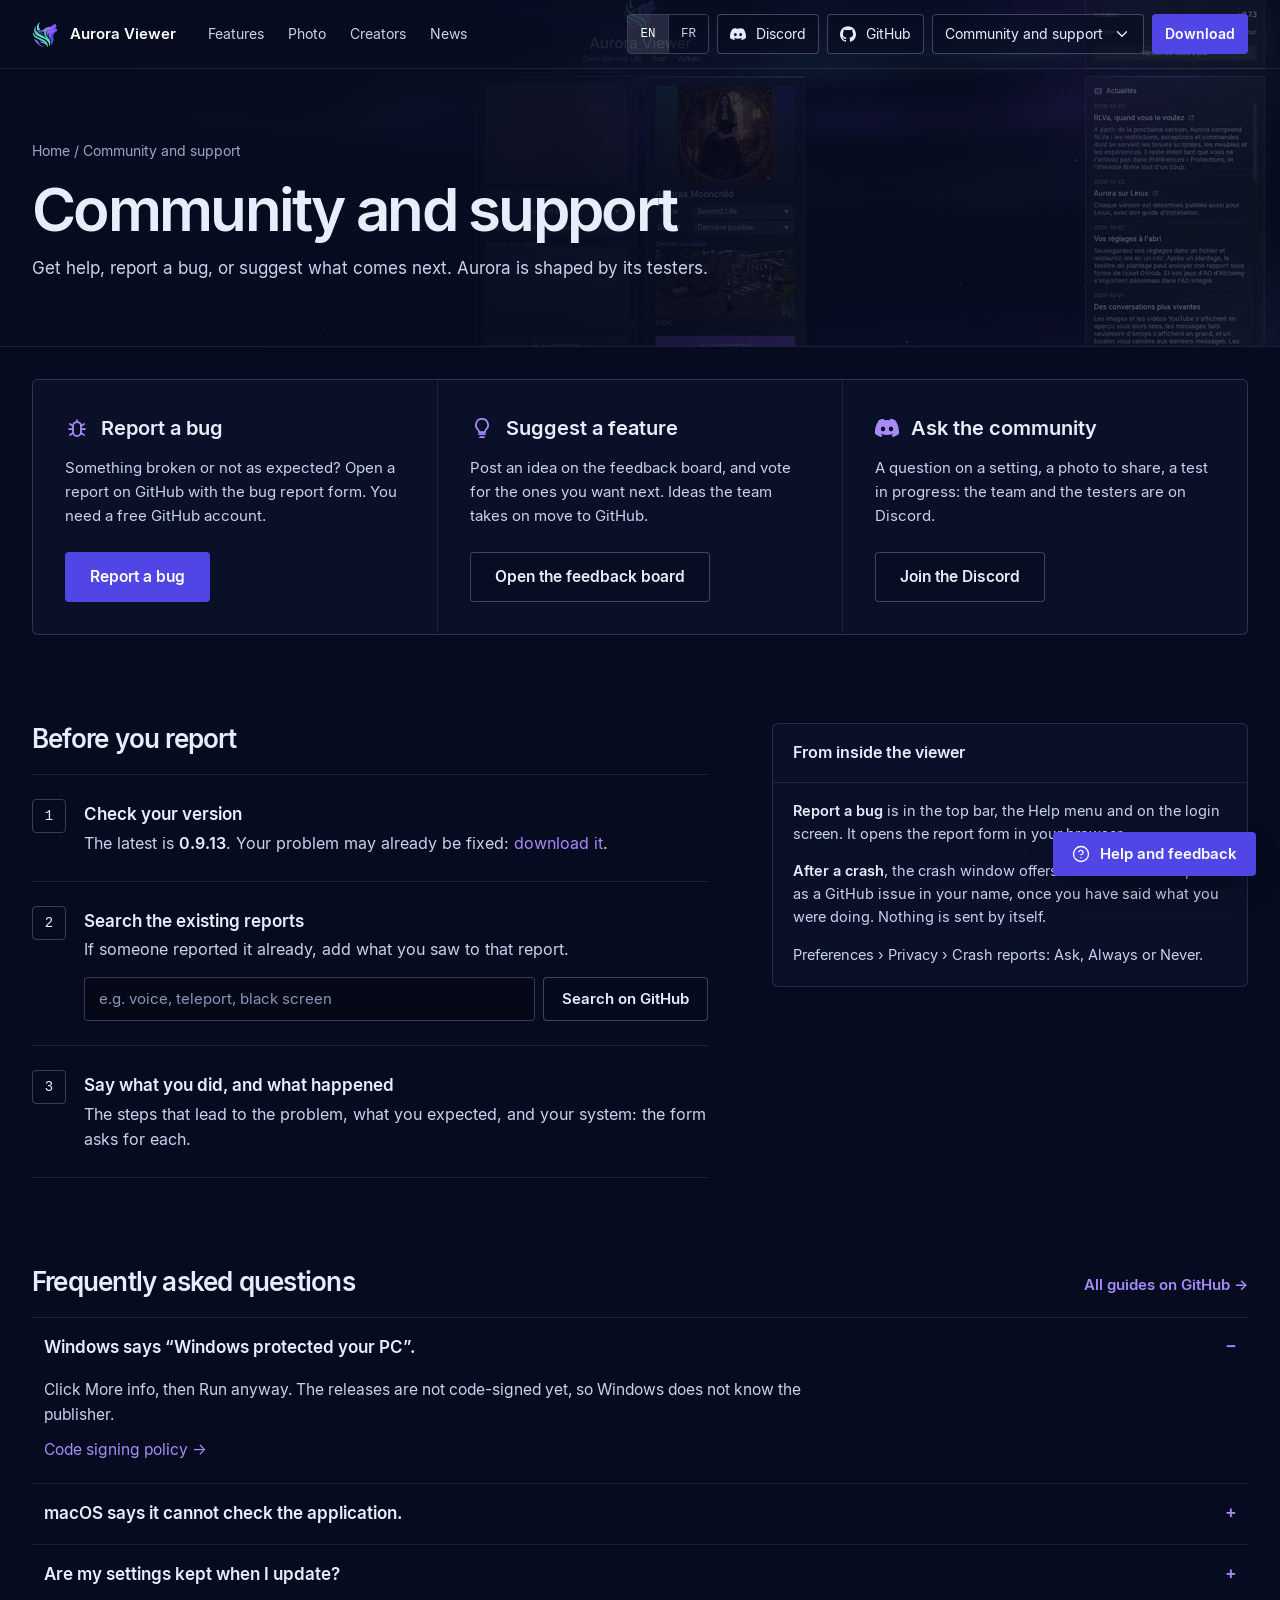
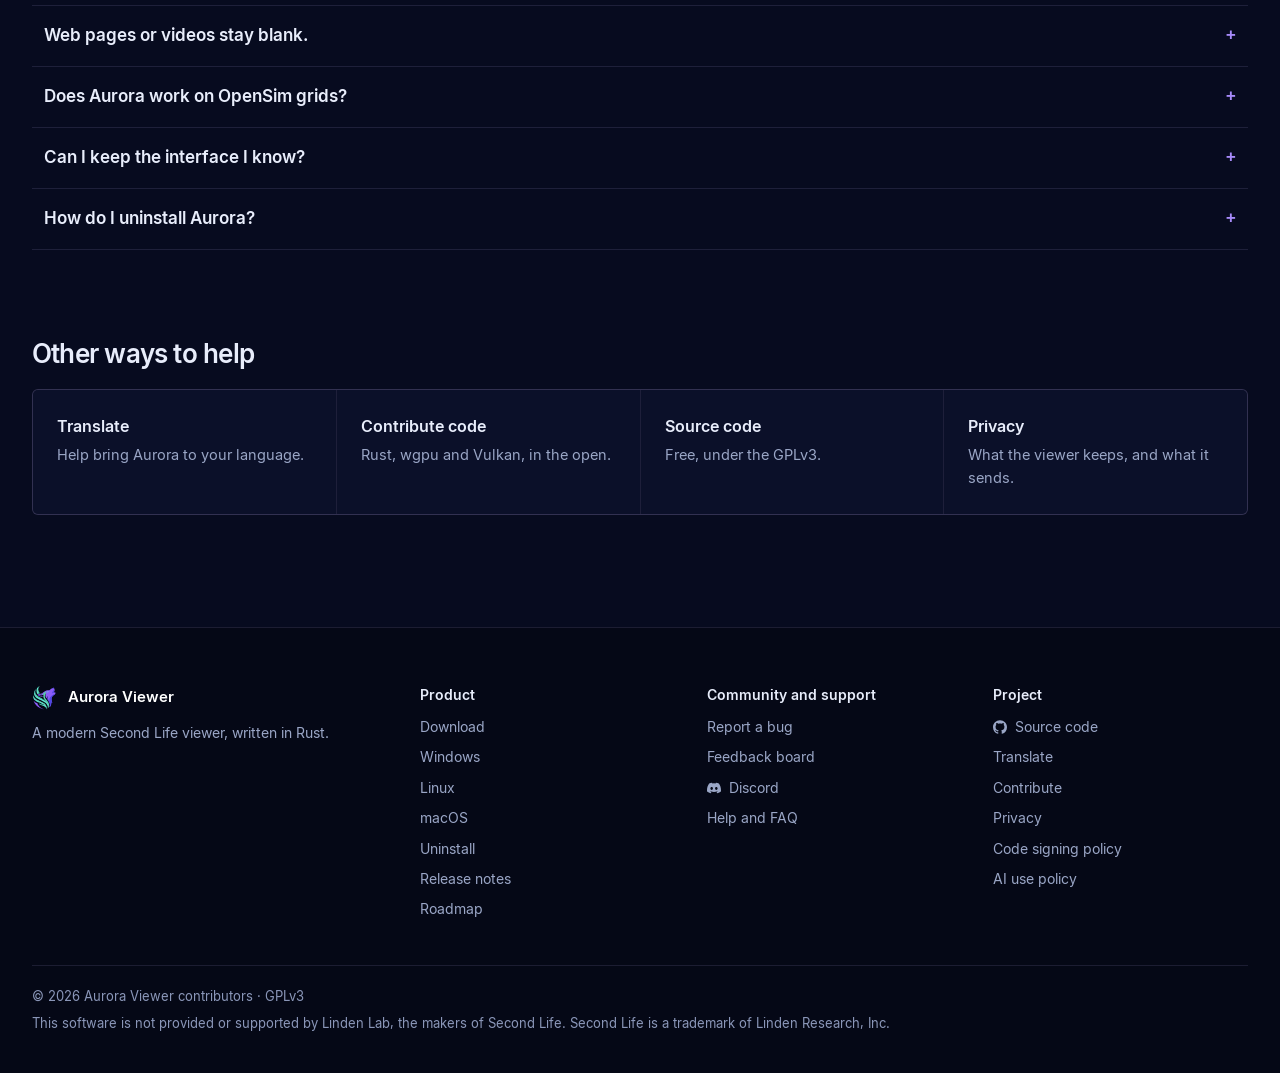
<file: support/index.html>
<!doctype html>
<html lang="en" class="no-js" data-title-en="Community and support | Aurora Viewer" data-title-fr="Communauté et aide | Aurora Viewer">
<head>
<meta charset="utf-8">
<meta name="viewport" content="width=device-width, initial-scale=1">
<title>Community and support | Aurora Viewer</title>
<meta name="description" content="Get help with Aurora Viewer, report a bug, or suggest a feature.">
<meta name="theme-color" content="#070B1F">
<link rel="canonical" href="https://aurora-viewer.org/support/">
<link rel="icon" href="/assets/img/logo.svg" type="image/svg+xml">
<link rel="icon" href="/assets/img/favicon-32.png" sizes="32x32" type="image/png">
<link rel="icon" href="/assets/img/icon-192.png" sizes="192x192" type="image/png">
<link rel="icon" href="/favicon.ico" sizes="48x48">
<link rel="apple-touch-icon" href="/assets/img/apple-touch-icon.png">
<link rel="preload" href="/assets/fonts/inter-400.woff2" as="font" type="font/woff2" crossorigin>
<link rel="preload" href="/assets/fonts/inter-600.woff2" as="font" type="font/woff2" crossorigin>
<link rel="stylesheet" href="/assets/css/site.css">
<script>document.documentElement.classList.remove('no-js');</script>
<script src="/assets/js/site.js" defer></script>
</head>
<body>
<a class="skip" href="#main" data-i18n="skip">Skip to content</a>

<header class="nav nav-over">
  <div class="wrap nav-in">
    <a class="brand" href="/">
      <img src="/assets/img/logo.svg" width="28" height="28" alt="">
      <span>Aurora Viewer</span>
    </a>
    <nav class="links" aria-label="Main" data-i18n-aria="nav.label">
      <a href="/#features" data-i18n="nav.features">Features</a>
      <a href="/#photo" data-i18n="nav.photo">Photo</a>
      <a href="/#create" data-i18n="nav.create">Creators</a>
      <a href="/#news" data-i18n="nav.news">News</a>
    </nav>
    <div class="nav-end">
      <div class="lang" role="group" aria-label="Language" data-i18n-aria="lang.label">
        <button type="button" data-lang="en" aria-pressed="true">EN</button>
        <button type="button" data-lang="fr" aria-pressed="false">FR</button>
      </div>
      <a class="btn btn-line btn-sm social" href="https://discord.gg/TK4nbMGmKt" aria-label="Aurora Viewer on Discord" data-i18n-aria="discord.label"><svg class="logo" viewBox="0 0 24 24" aria-hidden="true"><path d="M20.317 4.37a19.79 19.79 0 0 0-4.885-1.515.074.074 0 0 0-.079.037c-.21.375-.444.865-.608 1.25a18.27 18.27 0 0 0-5.487 0 12.64 12.64 0 0 0-.617-1.25.077.077 0 0 0-.079-.037A19.74 19.74 0 0 0 3.677 4.37a.07.07 0 0 0-.032.027C.533 9.046-.32 13.58.099 18.057a.082.082 0 0 0 .031.057 19.9 19.9 0 0 0 5.993 3.03.078.078 0 0 0 .084-.028 14.09 14.09 0 0 0 1.226-1.994.076.076 0 0 0-.041-.106 13.1 13.1 0 0 1-1.872-.892.077.077 0 0 1-.008-.128c.126-.094.252-.192.372-.291a.074.074 0 0 1 .078-.01c3.928 1.793 8.18 1.793 12.062 0a.074.074 0 0 1 .078.009c.12.1.246.198.373.292a.077.077 0 0 1-.006.127 12.3 12.3 0 0 1-1.873.892.077.077 0 0 0-.041.107c.36.698.772 1.362 1.225 1.993a.076.076 0 0 0 .084.028 19.84 19.84 0 0 0 6.002-3.03.077.077 0 0 0 .032-.054c.5-5.177-.838-9.674-3.549-13.66a.061.061 0 0 0-.031-.03zM8.02 15.33c-1.183 0-2.157-1.085-2.157-2.419 0-1.333.956-2.419 2.157-2.419 1.21 0 2.176 1.096 2.157 2.42 0 1.333-.956 2.418-2.157 2.418zm7.975 0c-1.183 0-2.157-1.085-2.157-2.419 0-1.333.955-2.419 2.157-2.419 1.21 0 2.176 1.096 2.157 2.42 0 1.333-.946 2.418-2.157 2.418z"/></svg><span class="social-lbl">Discord</span></a>
      <a class="btn btn-line btn-sm social" href="https://github.com/Aurora-Viewer/Aurora-Viewer" aria-label="Aurora Viewer on GitHub" data-i18n-aria="gh.label"><svg class="logo" viewBox="0 0 24 24" aria-hidden="true"><path d="M12 .297c-6.63 0-12 5.373-12 12 0 5.303 3.438 9.8 8.205 11.385.6.113.82-.258.82-.577 0-.285-.01-1.04-.015-2.04-3.338.724-4.042-1.61-4.042-1.61C4.422 18.07 3.633 17.7 3.633 17.7c-1.087-.744.084-.729.084-.729 1.205.084 1.838 1.236 1.838 1.236 1.07 1.835 2.809 1.305 3.495.998.108-.776.417-1.305.76-1.605-2.665-.3-5.466-1.332-5.466-5.93 0-1.31.465-2.38 1.235-3.22-.135-.303-.54-1.523.105-3.176 0 0 1.005-.322 3.3 1.23.96-.267 1.98-.399 3-.405 1.02.006 2.04.138 3 .405 2.28-1.552 3.285-1.23 3.285-1.23.645 1.653.24 2.873.12 3.176.765.84 1.23 1.91 1.23 3.22 0 4.61-2.805 5.625-5.475 5.92.42.36.81 1.096.81 2.22 0 1.606-.015 2.896-.015 3.286 0 .315.21.69.825.57C20.565 22.092 24 17.592 24 12.297c0-6.627-5.373-12-12-12"/></svg><span class="social-lbl">GitHub</span></a>
      <div class="pop pop-menu">
        <button type="button" class="btn btn-line btn-sm" aria-expanded="false" aria-controls="menu-community" data-pop><span data-i18n="menu.label">Community and support</span><svg class="i chev" viewBox="0 0 24 24" aria-hidden="true"><path d="M6 9l6 6l6 -6"/></svg></button>
        <div class="pop-panel" id="menu-community" hidden>
          <a class="pop-item" href="https://discord.gg/TK4nbMGmKt"><svg class="logo" viewBox="0 0 24 24" aria-hidden="true"><path d="M20.317 4.37a19.79 19.79 0 0 0-4.885-1.515.074.074 0 0 0-.079.037c-.21.375-.444.865-.608 1.25a18.27 18.27 0 0 0-5.487 0 12.64 12.64 0 0 0-.617-1.25.077.077 0 0 0-.079-.037A19.74 19.74 0 0 0 3.677 4.37a.07.07 0 0 0-.032.027C.533 9.046-.32 13.58.099 18.057a.082.082 0 0 0 .031.057 19.9 19.9 0 0 0 5.993 3.03.078.078 0 0 0 .084-.028 14.09 14.09 0 0 0 1.226-1.994.076.076 0 0 0-.041-.106 13.1 13.1 0 0 1-1.872-.892.077.077 0 0 1-.008-.128c.126-.094.252-.192.372-.291a.074.074 0 0 1 .078-.01c3.928 1.793 8.18 1.793 12.062 0a.074.074 0 0 1 .078.009c.12.1.246.198.373.292a.077.077 0 0 1-.006.127 12.3 12.3 0 0 1-1.873.892.077.077 0 0 0-.041.107c.36.698.772 1.362 1.225 1.993a.076.076 0 0 0 .084.028 19.84 19.84 0 0 0 6.002-3.03.077.077 0 0 0 .032-.054c.5-5.177-.838-9.674-3.549-13.66a.061.061 0 0 0-.031-.03zM8.02 15.33c-1.183 0-2.157-1.085-2.157-2.419 0-1.333.956-2.419 2.157-2.419 1.21 0 2.176 1.096 2.157 2.42 0 1.333-.956 2.418-2.157 2.418zm7.975 0c-1.183 0-2.157-1.085-2.157-2.419 0-1.333.955-2.419 2.157-2.419 1.21 0 2.176 1.096 2.157 2.42 0 1.333-.946 2.418-2.157 2.418z"/></svg><span><b>Discord</b><span data-i18n="menu.discord">Talk with the team and the testers</span></span></a>
          <a class="pop-item" href="https://feedback.aurora-viewer.org"><svg class="i" viewBox="0 0 24 24" aria-hidden="true"><path d="M9 18h6M10 21h4"/><path d="M12 3a6 6 0 0 0-4 10.5c.8.8 1 1.5 1 2.5h6c0-1 .2-1.7 1-2.5A6 6 0 0 0 12 3z"/></svg><span><b data-i18n="menu.feedback">Feedback board</b><span data-i18n="menu.feedback.sub">Suggest and vote for features</span></span></a>
          <a class="pop-item" href="https://github.com/Aurora-Viewer/Aurora-Viewer/issues/new/choose"><svg class="i" viewBox="0 0 24 24" aria-hidden="true"><rect x="8" y="6" width="8" height="14" rx="4"/><path d="M12 6V4M4 13h4M16 13h4M5 8l3 2M19 8l-3 2M5 19l3-2M19 19l-3-2"/></svg><span><b data-i18n="foot.bug">Report a bug</b><span data-i18n="menu.bug">Open a report on GitHub</span></span></a>
          <a class="pop-item" href="https://github.com/Aurora-Viewer/Aurora-Viewer"><svg class="logo" viewBox="0 0 24 24" aria-hidden="true"><path d="M12 .297c-6.63 0-12 5.373-12 12 0 5.303 3.438 9.8 8.205 11.385.6.113.82-.258.82-.577 0-.285-.01-1.04-.015-2.04-3.338.724-4.042-1.61-4.042-1.61C4.422 18.07 3.633 17.7 3.633 17.7c-1.087-.744.084-.729.084-.729 1.205.084 1.838 1.236 1.838 1.236 1.07 1.835 2.809 1.305 3.495.998.108-.776.417-1.305.76-1.605-2.665-.3-5.466-1.332-5.466-5.93 0-1.31.465-2.38 1.235-3.22-.135-.303-.54-1.523.105-3.176 0 0 1.005-.322 3.3 1.23.96-.267 1.98-.399 3-.405 1.02.006 2.04.138 3 .405 2.28-1.552 3.285-1.23 3.285-1.23.645 1.653.24 2.873.12 3.176.765.84 1.23 1.91 1.23 3.22 0 4.61-2.805 5.625-5.475 5.92.42.36.81 1.096.81 2.22 0 1.606-.015 2.896-.015 3.286 0 .315.21.69.825.57C20.565 22.092 24 17.592 24 12.297c0-6.627-5.373-12-12-12"/></svg><span><b>GitHub</b><span data-i18n="menu.gh">Source code, releases and work in progress</span></span></a>
          <a class="pop-foot" href="/support/" data-i18n="menu.faq">Help and FAQ →</a>
        </div>
      </div>
      <a class="btn btn-primary btn-sm" href="/download/" data-i18n="nav.download">Download</a>
    </div>
  </div>
</header>

<main id="main">

<section class="band">
  <img class="band-bg" src="/assets/img/login-1280.webp" srcset="/assets/img/login-1280.webp 1280w, /assets/img/login-2560.webp 2560w" sizes="100vw" width="2558" height="1375" fetchpriority="high" alt="">
  <div class="wrap band-in">
    <p class="crumbs"><a href="/" data-i18n="crumb.home">Home</a> <span aria-hidden="true">/</span> <span data-i18n="menu.label">Community and support</span></p>
    <h1 class="display h1-page" data-i18n="menu.label">Community and support</h1>
    <p class="lead" data-i18n="sup.lead">Get help, report a bug, or suggest what comes next. Aurora is shaped by its testers.</p>
  </div>
</section>

<div class="wrap">
  <div class="ruled ruled-3 routes">
    <div class="route">
      <div class="route-head"><svg class="i" viewBox="0 0 24 24" aria-hidden="true"><rect x="8" y="6" width="8" height="14" rx="4"/><path d="M12 6V4M4 13h4M16 13h4M5 8l3 2M19 8l-3 2M5 19l3-2M19 19l-3-2"/></svg><h2 data-i18n="foot.bug">Report a bug</h2></div>
      <p data-i18n="sup.bug.text">Something broken or not as expected? Open a report on GitHub with the bug report form. You need a free GitHub account.</p>
      <a class="btn btn-primary btn-lg" href="https://github.com/Aurora-Viewer/Aurora-Viewer/issues/new/choose" data-i18n="foot.bug">Report a bug</a>
    </div>
    <div class="route">
      <div class="route-head"><svg class="i" viewBox="0 0 24 24" aria-hidden="true"><path d="M9 18h6M10 21h4"/><path d="M12 3a6 6 0 0 0-4 10.5c.8.8 1 1.5 1 2.5h6c0-1 .2-1.7 1-2.5A6 6 0 0 0 12 3z"/></svg><h2 data-i18n="act.idea">Suggest a feature</h2></div>
      <p data-i18n="sup.idea.text">Post an idea on the feedback board, and vote for the ones you want next. Ideas the team takes on move to GitHub.</p>
      <a class="btn btn-line btn-lg" href="https://feedback.aurora-viewer.org" data-i18n="help.idea.btn">Open the feedback board</a>
    </div>
    <div class="route">
      <div class="route-head"><svg class="logo" viewBox="0 0 24 24" aria-hidden="true"><path d="M20.317 4.37a19.79 19.79 0 0 0-4.885-1.515.074.074 0 0 0-.079.037c-.21.375-.444.865-.608 1.25a18.27 18.27 0 0 0-5.487 0 12.64 12.64 0 0 0-.617-1.25.077.077 0 0 0-.079-.037A19.74 19.74 0 0 0 3.677 4.37a.07.07 0 0 0-.032.027C.533 9.046-.32 13.58.099 18.057a.082.082 0 0 0 .031.057 19.9 19.9 0 0 0 5.993 3.03.078.078 0 0 0 .084-.028 14.09 14.09 0 0 0 1.226-1.994.076.076 0 0 0-.041-.106 13.1 13.1 0 0 1-1.872-.892.077.077 0 0 1-.008-.128c.126-.094.252-.192.372-.291a.074.074 0 0 1 .078-.01c3.928 1.793 8.18 1.793 12.062 0a.074.074 0 0 1 .078.009c.12.1.246.198.373.292a.077.077 0 0 1-.006.127 12.3 12.3 0 0 1-1.873.892.077.077 0 0 0-.041.107c.36.698.772 1.362 1.225 1.993a.076.076 0 0 0 .084.028 19.84 19.84 0 0 0 6.002-3.03.077.077 0 0 0 .032-.054c.5-5.177-.838-9.674-3.549-13.66a.061.061 0 0 0-.031-.03zM8.02 15.33c-1.183 0-2.157-1.085-2.157-2.419 0-1.333.956-2.419 2.157-2.419 1.21 0 2.176 1.096 2.157 2.42 0 1.333-.956 2.418-2.157 2.418zm7.975 0c-1.183 0-2.157-1.085-2.157-2.419 0-1.333.955-2.419 2.157-2.419 1.21 0 2.176 1.096 2.157 2.42 0 1.333-.946 2.418-2.157 2.418z"/></svg><h2 data-i18n="help.ask.title">Ask the community</h2></div>
      <p data-i18n="sup.ask.text">A question on a setting, a photo to share, a test in progress: the team and the testers are on Discord.</p>
      <a class="btn btn-line btn-lg" href="https://discord.gg/TK4nbMGmKt" data-i18n="open.discord">Join the Discord</a>
    </div>
  </div>

  <section class="sup-sec" aria-labelledby="before">
    <div class="sup-split">
      <div>
        <h2 class="h3-page" id="before" data-i18n="sup.before">Before you report</h2>
        <ol class="steps">
          <li><h3 data-i18n="sup.before.1.title">Check your version</h3><p><span data-i18n="sup.before.1.a">The latest is</span> <b data-version>0.9.4</b>. <span data-i18n="sup.before.1.b">Your problem may already be fixed: <a href="/download/">download it</a>.</span></p></li>
          <li>
            <h3 data-i18n="sup.before.2.title">Search the existing reports</h3>
            <p data-i18n="sup.before.2.text">If someone reported it already, add what you saw to that report.</p>
            <form class="search" action="https://github.com/Aurora-Viewer/Aurora-Viewer/issues" method="get" role="search">
              <label class="sr-only" for="q" data-i18n="sup.search.label">Search the reports</label>
              <input id="q" name="q" type="search" placeholder="e.g. voice, teleport, black screen" data-i18n-placeholder="sup.search.ph">
              <button type="submit" class="btn btn-line" data-i18n="sup.search.btn">Search on GitHub</button>
            </form>
          </li>
          <li><h3 data-i18n="sup.before.3.title">Say what you did, and what happened</h3><p data-i18n="sup.before.3.text">The steps that lead to the problem, what you expected, and your system: the form asks for each.</p></li>
        </ol>
      </div>
      <aside class="side-card">
        <h3 class="side-head" data-i18n="sup.inside">From inside the viewer</h3>
        <div class="side-body">
          <p data-i18n="sup.inside.1"><b>Report a bug</b> is in the top bar, the Help menu and on the login screen. It opens the report form in your browser.</p>
          <p data-i18n="sup.inside.2"><b>After a crash</b>, the crash window offers to send a crash report as a GitHub issue in your name, once you have said what you were doing. Nothing is sent by itself.</p>
          <p data-i18n="sup.inside.3">Preferences › Privacy › Crash reports: Ask, Always or Never.</p>
        </div>
      </aside>
    </div>
  </section>

  <section class="sup-sec" aria-labelledby="faq">
    <div class="sec-top">
      <h2 class="h3-page" id="faq" data-i18n="sup.faq">Frequently asked questions</h2>
      <a class="arrow-link" href="https://github.com/Aurora-Viewer/Aurora-Viewer/tree/main/docs" data-i18n="sup.guides">All guides on GitHub →</a>
    </div>
    <div class="faq">
      <details open>
        <summary data-i18n="faq.smart.q">Windows says “Windows protected your PC”.</summary>
        <div class="faq-a"><p data-i18n="faq.smart.a">Click More info, then Run anyway. The releases are not code-signed yet, so Windows does not know the publisher.</p><p><a href="/code-signing/" data-i18n="faq.smart.link">Code signing policy →</a></p></div>
      </details>
      <details>
        <summary data-i18n="faq.gk.q">macOS says it cannot check the application.</summary>
        <div class="faq-a"><p data-i18n="faq.gk.a">Click Done, open System Settings › Privacy &amp; Security, scroll down to the message about Aurora Viewer and click Open Anyway. macOS remembers the choice.</p><p><a href="https://github.com/Aurora-Viewer/Aurora-Viewer/blob/main/docs/MACOS.md" data-i18n="faq.gk.link">macOS guide →</a></p></div>
      </details>
      <details>
        <summary data-i18n="faq.keep.q">Are my settings kept when I update?</summary>
        <div class="faq-a"><p data-i18n="faq.keep.a">On Windows, the update prompt tells you before you agree whether your cache and settings are kept. On Linux and macOS, they are not in the viewer’s folder, so a new version keeps them.</p></div>
      </details>
      <details>
        <summary data-i18n="faq.media.q">Web pages or videos stay blank.</summary>
        <div class="faq-a"><p data-i18n="faq.media.a">The first time they are needed, the viewer asks before it downloads the media plugins, once. “Not now” leaves a Download button in Preferences › Sound and voice › Media. On Linux, also check the GStreamer packages.</p><p><a href="https://github.com/Aurora-Viewer/Aurora-Viewer/blob/main/docs/LINUX.md" data-i18n="faq.media.link">Linux guide →</a></p></div>
      </details>
      <details>
        <summary data-i18n="faq.os.q">Does Aurora work on OpenSim grids?</summary>
        <div class="faq-a"><p data-i18n="faq.os.a">Yes: OpenSim grids and the Hypergrid, with a grid manager, and an avatar baked by the viewer where the grid does not bake.</p></div>
      </details>
      <details>
        <summary data-i18n="faq.legacy.q">Can I keep the interface I know?</summary>
        <div class="faq-a"><p data-i18n="faq.legacy.a">Yes. Every redesigned window keeps its Legacy version: Preferences › Aurora, one choice per window, or all at once.</p></div>
      </details>
      <details>
        <summary data-i18n="faq.remove.q">How do I uninstall Aurora?</summary>
        <div class="faq-a"><p data-i18n="faq.remove.a">Delete the viewer’s folder or application, then the settings and cache folders if you want them gone too.</p><p><a href="/uninstall/" data-i18n="faq.remove.link">Uninstall guide →</a></p></div>
      </details>
    </div>
  </section>

  <section class="sup-sec more-sec" aria-labelledby="contrib">
    <h2 class="h3-page" id="contrib" data-i18n="sup.contrib">Other ways to help</h2>
    <div class="ruled ruled-4">
      <a class="opt" href="https://github.com/Aurora-Viewer/Aurora-Viewer/blob/main/docs/TRANSLATING.md"><b data-i18n="foot.translate">Translate</b><span data-i18n="sup.contrib.translate">Help bring Aurora to your language.</span></a>
      <a class="opt" href="https://github.com/Aurora-Viewer/Aurora-Viewer#contributing"><b data-i18n="sup.contrib.code">Contribute code</b><span data-i18n="sup.contrib.code.text">Rust, wgpu and Vulkan, in the open.</span></a>
      <a class="opt" href="https://github.com/Aurora-Viewer/Aurora-Viewer"><b data-i18n="foot.source">Source code</b><span data-i18n="sup.contrib.source">Free, under the GPLv3.</span></a>
      <a class="opt" href="/privacy/"><b data-i18n="foot.privacy">Privacy</b><span data-i18n="sup.contrib.privacy">What the viewer keeps, and what it sends.</span></a>
    </div>
  </section>
</div>

</main>

<footer class="foot">
  <div class="wrap">
    <div class="fgrid">
      <div>
        <a class="brand" href="/"><img src="/assets/img/logo.svg" width="26" height="26" alt=""><span>Aurora Viewer</span></a>
        <p class="about" data-i18n="foot.about">A modern Second Life viewer, written in Rust.</p>
      </div>
      <nav class="fcol" aria-labelledby="f-product">
        <h2 id="f-product" data-i18n="foot.product">Product</h2>
        <a href="/download/" data-i18n="foot.download">Download</a>
        <a href="/download/?os=windows">Windows</a>
        <a href="/download/?os=linux">Linux</a>
        <a href="/download/?os=macos">macOS</a>
        <a href="/uninstall/" data-i18n="foot.uninstall">Uninstall</a>
        <a href="https://github.com/Aurora-Viewer/Aurora-Viewer/releases" data-i18n="foot.notes">Release notes</a>
        <a href="/#roadmap" data-i18n="foot.roadmap">Roadmap</a>
      </nav>
      <nav class="fcol" aria-labelledby="f-support">
        <h2 id="f-support" data-i18n="menu.label">Community and support</h2>
        <a href="https://github.com/Aurora-Viewer/Aurora-Viewer/issues/new/choose" data-i18n="foot.bug">Report a bug</a>
        <a href="https://feedback.aurora-viewer.org" data-i18n="menu.feedback">Feedback board</a>
        <a class="with-logo" href="https://discord.gg/TK4nbMGmKt"><svg class="logo" viewBox="0 0 24 24" aria-hidden="true"><path d="M20.317 4.37a19.79 19.79 0 0 0-4.885-1.515.074.074 0 0 0-.079.037c-.21.375-.444.865-.608 1.25a18.27 18.27 0 0 0-5.487 0 12.64 12.64 0 0 0-.617-1.25.077.077 0 0 0-.079-.037A19.74 19.74 0 0 0 3.677 4.37a.07.07 0 0 0-.032.027C.533 9.046-.32 13.58.099 18.057a.082.082 0 0 0 .031.057 19.9 19.9 0 0 0 5.993 3.03.078.078 0 0 0 .084-.028 14.09 14.09 0 0 0 1.226-1.994.076.076 0 0 0-.041-.106 13.1 13.1 0 0 1-1.872-.892.077.077 0 0 1-.008-.128c.126-.094.252-.192.372-.291a.074.074 0 0 1 .078-.01c3.928 1.793 8.18 1.793 12.062 0a.074.074 0 0 1 .078.009c.12.1.246.198.373.292a.077.077 0 0 1-.006.127 12.3 12.3 0 0 1-1.873.892.077.077 0 0 0-.041.107c.36.698.772 1.362 1.225 1.993a.076.076 0 0 0 .084.028 19.84 19.84 0 0 0 6.002-3.03.077.077 0 0 0 .032-.054c.5-5.177-.838-9.674-3.549-13.66a.061.061 0 0 0-.031-.03zM8.02 15.33c-1.183 0-2.157-1.085-2.157-2.419 0-1.333.956-2.419 2.157-2.419 1.21 0 2.176 1.096 2.157 2.42 0 1.333-.956 2.418-2.157 2.418zm7.975 0c-1.183 0-2.157-1.085-2.157-2.419 0-1.333.955-2.419 2.157-2.419 1.21 0 2.176 1.096 2.157 2.42 0 1.333-.946 2.418-2.157 2.418z"/></svg>Discord</a>
        <a href="/support/" data-i18n="foot.faq">Help and FAQ</a>
      </nav>
      <nav class="fcol" aria-labelledby="f-project">
        <h2 id="f-project" data-i18n="foot.project">Project</h2>
        <a class="with-logo" href="https://github.com/Aurora-Viewer/Aurora-Viewer"><svg class="logo" viewBox="0 0 24 24" aria-hidden="true"><path d="M12 .297c-6.63 0-12 5.373-12 12 0 5.303 3.438 9.8 8.205 11.385.6.113.82-.258.82-.577 0-.285-.01-1.04-.015-2.04-3.338.724-4.042-1.61-4.042-1.61C4.422 18.07 3.633 17.7 3.633 17.7c-1.087-.744.084-.729.084-.729 1.205.084 1.838 1.236 1.838 1.236 1.07 1.835 2.809 1.305 3.495.998.108-.776.417-1.305.76-1.605-2.665-.3-5.466-1.332-5.466-5.93 0-1.31.465-2.38 1.235-3.22-.135-.303-.54-1.523.105-3.176 0 0 1.005-.322 3.3 1.23.96-.267 1.98-.399 3-.405 1.02.006 2.04.138 3 .405 2.28-1.552 3.285-1.23 3.285-1.23.645 1.653.24 2.873.12 3.176.765.84 1.23 1.91 1.23 3.22 0 4.61-2.805 5.625-5.475 5.92.42.36.81 1.096.81 2.22 0 1.606-.015 2.896-.015 3.286 0 .315.21.69.825.57C20.565 22.092 24 17.592 24 12.297c0-6.627-5.373-12-12-12"/></svg><span data-i18n="foot.source">Source code</span></a>
        <a href="https://github.com/Aurora-Viewer/Aurora-Viewer/blob/main/docs/TRANSLATING.md" data-i18n="foot.translate">Translate</a>
        <a href="https://github.com/Aurora-Viewer/Aurora-Viewer#contributing" data-i18n="foot.contribute">Contribute</a>
        <a href="/privacy/" data-i18n="foot.privacy">Privacy</a>
        <a href="/code-signing/" data-i18n="foot.signing">Code signing policy</a>
        <a href="/ai-policy/" data-i18n="foot.ai">AI use policy</a>
      </nav>
    </div>
    <div class="legal">
      <span data-i18n="foot.copy">© 2026 Aurora Viewer contributors · GPLv3</span>
      <span data-i18n="foot.trademark">This software is not provided or supported by Linden Lab, the makers of Second Life. Second Life is a trademark of Linden Research, Inc.</span>
    </div>
  </div>
</footer>
<div class="fab pop">
  <div class="pop-panel fab-panel" id="fab-panel" hidden>
    <p class="pop-title" data-i18n="fab.title">How can we help?</p>
    <a class="pop-item" href="https://github.com/Aurora-Viewer/Aurora-Viewer/issues/new/choose"><svg class="i" viewBox="0 0 24 24" aria-hidden="true"><rect x="8" y="6" width="8" height="14" rx="4"/><path d="M12 6V4M4 13h4M16 13h4M5 8l3 2M19 8l-3 2M5 19l3-2M19 19l-3-2"/></svg><span data-i18n="foot.bug">Report a bug</span></a>
    <a class="pop-item" href="https://feedback.aurora-viewer.org"><svg class="i" viewBox="0 0 24 24" aria-hidden="true"><path d="M9 18h6M10 21h4"/><path d="M12 3a6 6 0 0 0-4 10.5c.8.8 1 1.5 1 2.5h6c0-1 .2-1.7 1-2.5A6 6 0 0 0 12 3z"/></svg><span data-i18n="act.idea">Suggest a feature</span></a>
    <a class="pop-item" href="https://discord.gg/TK4nbMGmKt"><svg class="logo" viewBox="0 0 24 24" aria-hidden="true"><path d="M20.317 4.37a19.79 19.79 0 0 0-4.885-1.515.074.074 0 0 0-.079.037c-.21.375-.444.865-.608 1.25a18.27 18.27 0 0 0-5.487 0 12.64 12.64 0 0 0-.617-1.25.077.077 0 0 0-.079-.037A19.74 19.74 0 0 0 3.677 4.37a.07.07 0 0 0-.032.027C.533 9.046-.32 13.58.099 18.057a.082.082 0 0 0 .031.057 19.9 19.9 0 0 0 5.993 3.03.078.078 0 0 0 .084-.028 14.09 14.09 0 0 0 1.226-1.994.076.076 0 0 0-.041-.106 13.1 13.1 0 0 1-1.872-.892.077.077 0 0 1-.008-.128c.126-.094.252-.192.372-.291a.074.074 0 0 1 .078-.01c3.928 1.793 8.18 1.793 12.062 0a.074.074 0 0 1 .078.009c.12.1.246.198.373.292a.077.077 0 0 1-.006.127 12.3 12.3 0 0 1-1.873.892.077.077 0 0 0-.041.107c.36.698.772 1.362 1.225 1.993a.076.076 0 0 0 .084.028 19.84 19.84 0 0 0 6.002-3.03.077.077 0 0 0 .032-.054c.5-5.177-.838-9.674-3.549-13.66a.061.061 0 0 0-.031-.03zM8.02 15.33c-1.183 0-2.157-1.085-2.157-2.419 0-1.333.956-2.419 2.157-2.419 1.21 0 2.176 1.096 2.157 2.42 0 1.333-.956 2.418-2.157 2.418zm7.975 0c-1.183 0-2.157-1.085-2.157-2.419 0-1.333.955-2.419 2.157-2.419 1.21 0 2.176 1.096 2.157 2.42 0 1.333-.946 2.418-2.157 2.418z"/></svg><span data-i18n="fab.discord">Ask on Discord</span></a>
    <a class="pop-item" href="https://github.com/Aurora-Viewer/Aurora-Viewer"><svg class="logo" viewBox="0 0 24 24" aria-hidden="true"><path d="M12 .297c-6.63 0-12 5.373-12 12 0 5.303 3.438 9.8 8.205 11.385.6.113.82-.258.82-.577 0-.285-.01-1.04-.015-2.04-3.338.724-4.042-1.61-4.042-1.61C4.422 18.07 3.633 17.7 3.633 17.7c-1.087-.744.084-.729.084-.729 1.205.084 1.838 1.236 1.838 1.236 1.07 1.835 2.809 1.305 3.495.998.108-.776.417-1.305.76-1.605-2.665-.3-5.466-1.332-5.466-5.93 0-1.31.465-2.38 1.235-3.22-.135-.303-.54-1.523.105-3.176 0 0 1.005-.322 3.3 1.23.96-.267 1.98-.399 3-.405 1.02.006 2.04.138 3 .405 2.28-1.552 3.285-1.23 3.285-1.23.645 1.653.24 2.873.12 3.176.765.84 1.23 1.91 1.23 3.22 0 4.61-2.805 5.625-5.475 5.92.42.36.81 1.096.81 2.22 0 1.606-.015 2.896-.015 3.286 0 .315.21.69.825.57C20.565 22.092 24 17.592 24 12.297c0-6.627-5.373-12-12-12"/></svg><span data-i18n="fab.gh">Source code on GitHub</span></a>
    <a class="pop-foot" href="/support/" data-i18n="menu.faq">Help and FAQ →</a>
  </div>
  <button type="button" class="btn btn-primary fab-btn" aria-expanded="false" aria-controls="fab-panel" data-pop><svg class="i" viewBox="0 0 24 24" aria-hidden="true"><circle cx="12" cy="12" r="10"/><path d="M9.1 9a3 3 0 0 1 5.8 1c0 2-3 3-3 3M12 17h.01"/></svg><span class="fab-lbl" data-i18n="fab.label">Help and feedback</span></button>
</div>
<!-- /fab -->
</body>
</html>
</file>
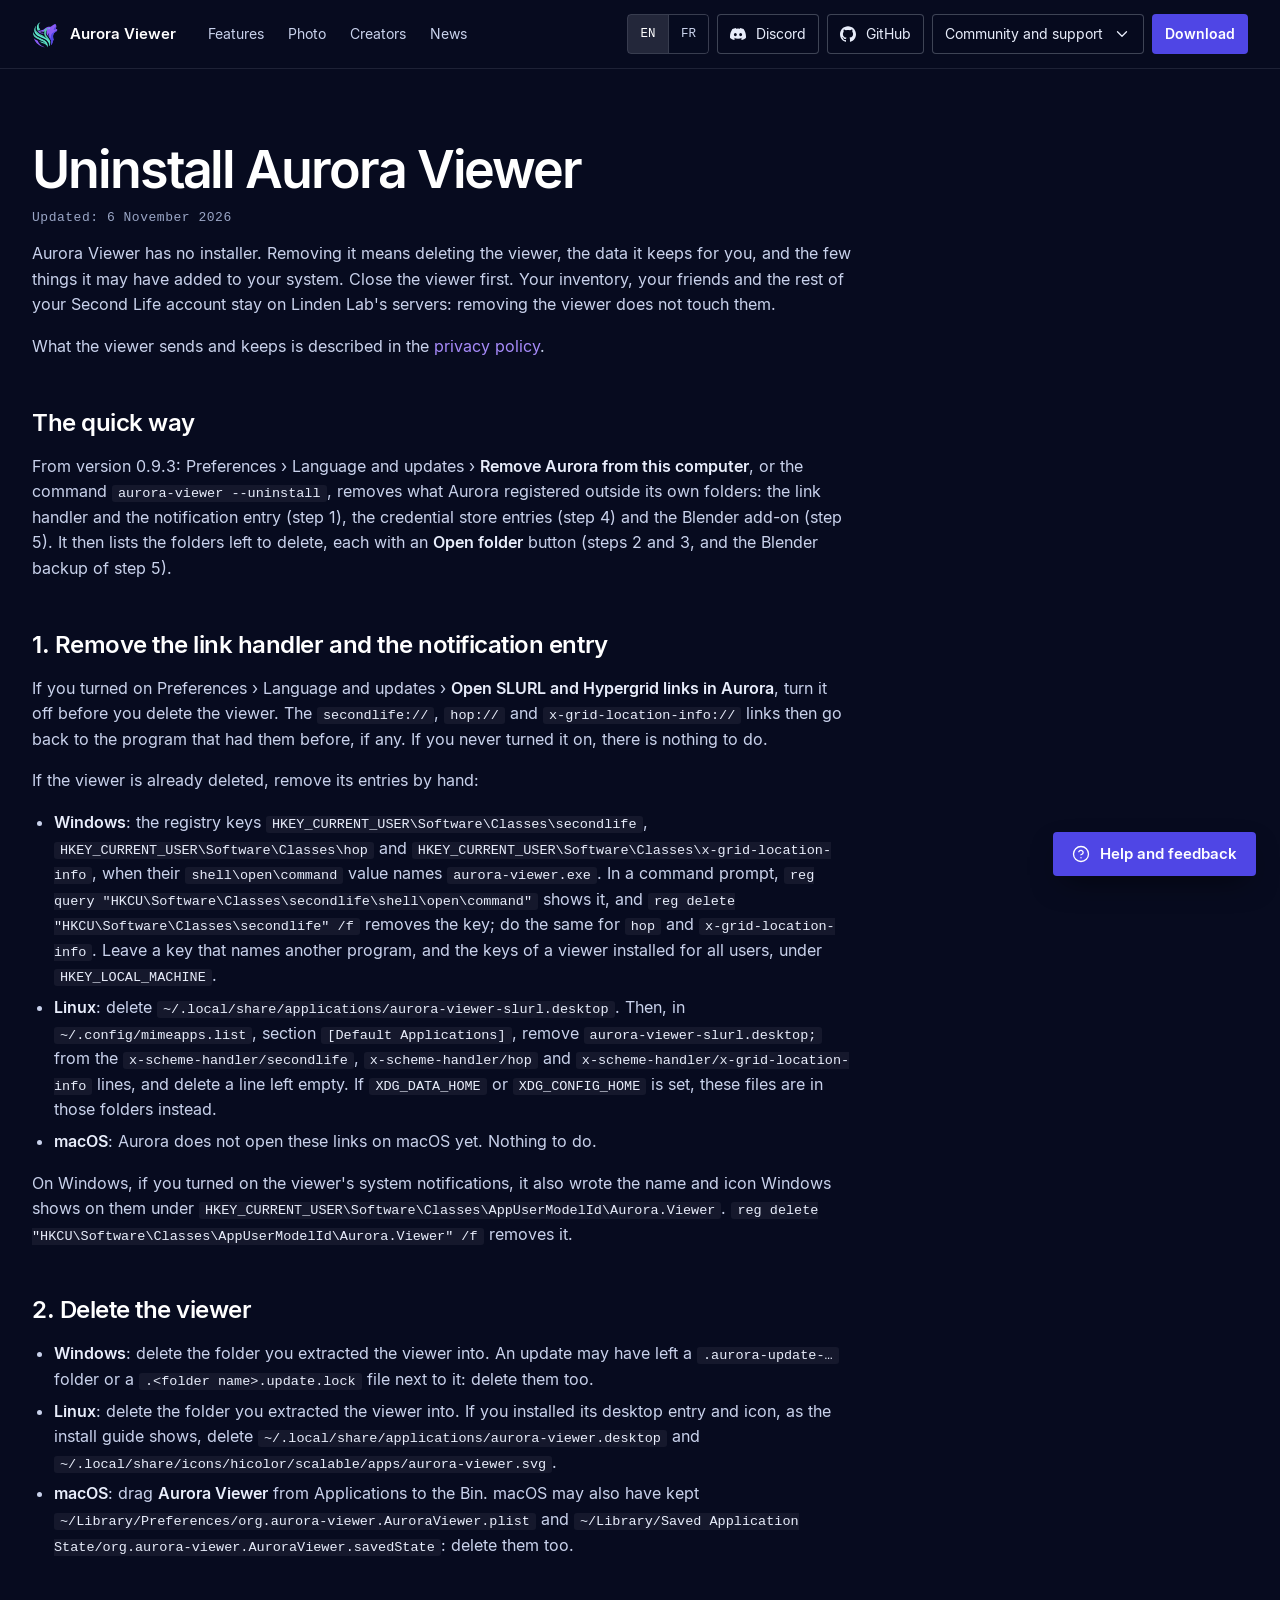
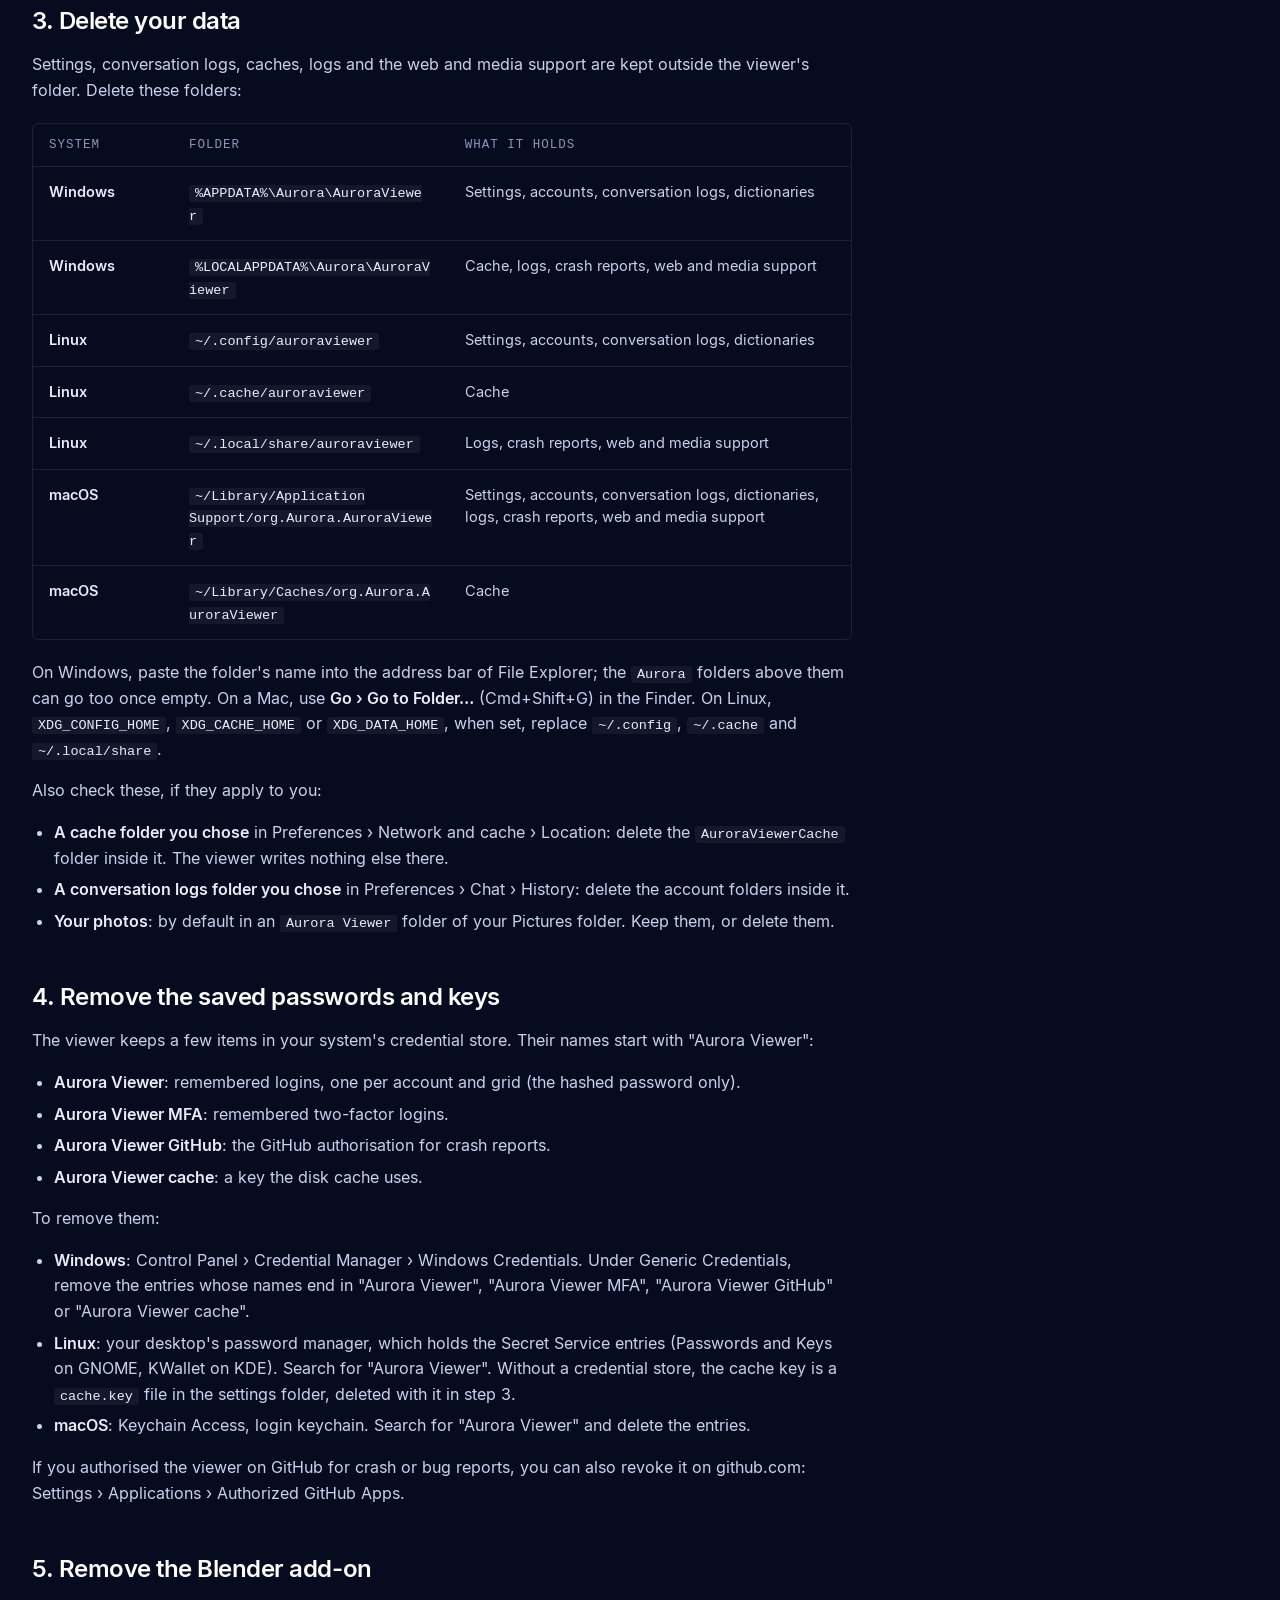
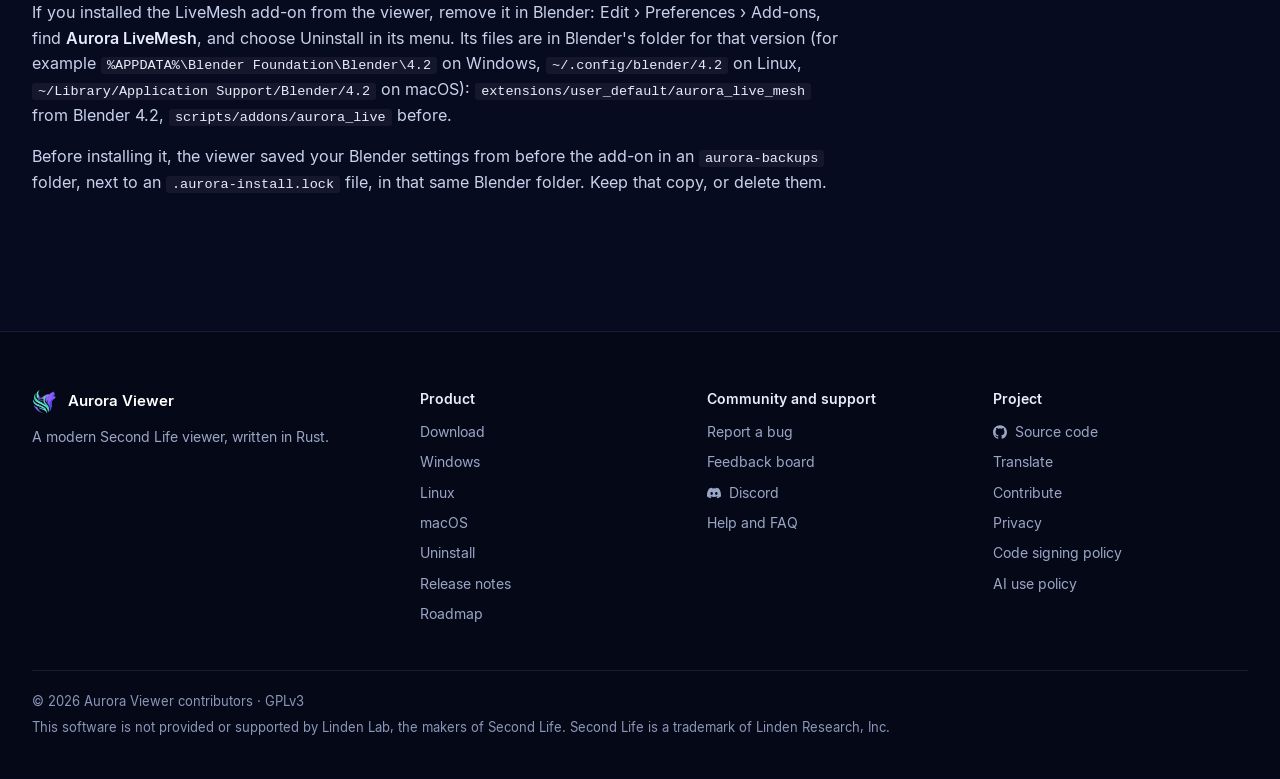
<file: uninstall/index.html>
<!doctype html>
<html lang="en" class="no-js" data-title-en="Uninstall | Aurora Viewer" data-title-fr="Désinstaller | Aurora Viewer">
<head>
<meta charset="utf-8">
<meta name="viewport" content="width=device-width, initial-scale=1">
<title>Uninstall | Aurora Viewer</title>
<meta name="description" content="How to remove Aurora Viewer from Windows, macOS or Linux: the viewer, its folders, the link handler, the saved passwords and the Blender add-on.">
<meta name="theme-color" content="#070B1F">
<link rel="canonical" href="https://aurora-viewer.org/uninstall/">
<link rel="icon" href="/assets/img/logo.svg" type="image/svg+xml">
<link rel="icon" href="/assets/img/favicon-32.png" sizes="32x32" type="image/png">
<link rel="icon" href="/assets/img/icon-192.png" sizes="192x192" type="image/png">
<link rel="icon" href="/favicon.ico" sizes="48x48">
<link rel="apple-touch-icon" href="/assets/img/apple-touch-icon.png">
<link rel="preload" href="/assets/fonts/inter-400.woff2" as="font" type="font/woff2" crossorigin>
<link rel="preload" href="/assets/fonts/inter-600.woff2" as="font" type="font/woff2" crossorigin>
<link rel="stylesheet" href="/assets/css/site.css">
<script>document.documentElement.classList.remove('no-js');</script>
<script src="/assets/js/site.js" defer></script>
</head>
<body>
<a class="skip" href="#main" data-i18n="skip">Skip to content</a>

<header class="nav">
  <div class="wrap nav-in">
    <a class="brand" href="/">
      <img src="/assets/img/logo.svg" width="28" height="28" alt="">
      <span>Aurora Viewer</span>
    </a>
    <nav class="links" aria-label="Main" data-i18n-aria="nav.label">
      <a href="/#features" data-i18n="nav.features">Features</a>
      <a href="/#photo" data-i18n="nav.photo">Photo</a>
      <a href="/#create" data-i18n="nav.create">Creators</a>
      <a href="/#news" data-i18n="nav.news">News</a>
    </nav>
    <div class="nav-end">
      <div class="lang" role="group" aria-label="Language" data-i18n-aria="lang.label">
        <button type="button" data-lang="en" aria-pressed="true">EN</button>
        <button type="button" data-lang="fr" aria-pressed="false">FR</button>
      </div>
      <a class="btn btn-line btn-sm social" href="https://discord.gg/TK4nbMGmKt" aria-label="Aurora Viewer on Discord" data-i18n-aria="discord.label"><svg class="logo" viewBox="0 0 24 24" aria-hidden="true"><path d="M20.317 4.37a19.79 19.79 0 0 0-4.885-1.515.074.074 0 0 0-.079.037c-.21.375-.444.865-.608 1.25a18.27 18.27 0 0 0-5.487 0 12.64 12.64 0 0 0-.617-1.25.077.077 0 0 0-.079-.037A19.74 19.74 0 0 0 3.677 4.37a.07.07 0 0 0-.032.027C.533 9.046-.32 13.58.099 18.057a.082.082 0 0 0 .031.057 19.9 19.9 0 0 0 5.993 3.03.078.078 0 0 0 .084-.028 14.09 14.09 0 0 0 1.226-1.994.076.076 0 0 0-.041-.106 13.1 13.1 0 0 1-1.872-.892.077.077 0 0 1-.008-.128c.126-.094.252-.192.372-.291a.074.074 0 0 1 .078-.01c3.928 1.793 8.18 1.793 12.062 0a.074.074 0 0 1 .078.009c.12.1.246.198.373.292a.077.077 0 0 1-.006.127 12.3 12.3 0 0 1-1.873.892.077.077 0 0 0-.041.107c.36.698.772 1.362 1.225 1.993a.076.076 0 0 0 .084.028 19.84 19.84 0 0 0 6.002-3.03.077.077 0 0 0 .032-.054c.5-5.177-.838-9.674-3.549-13.66a.061.061 0 0 0-.031-.03zM8.02 15.33c-1.183 0-2.157-1.085-2.157-2.419 0-1.333.956-2.419 2.157-2.419 1.21 0 2.176 1.096 2.157 2.42 0 1.333-.956 2.418-2.157 2.418zm7.975 0c-1.183 0-2.157-1.085-2.157-2.419 0-1.333.955-2.419 2.157-2.419 1.21 0 2.176 1.096 2.157 2.42 0 1.333-.946 2.418-2.157 2.418z"/></svg><span class="social-lbl">Discord</span></a>
      <a class="btn btn-line btn-sm social" href="https://github.com/Aurora-Viewer/Aurora-Viewer" aria-label="Aurora Viewer on GitHub" data-i18n-aria="gh.label"><svg class="logo" viewBox="0 0 24 24" aria-hidden="true"><path d="M12 .297c-6.63 0-12 5.373-12 12 0 5.303 3.438 9.8 8.205 11.385.6.113.82-.258.82-.577 0-.285-.01-1.04-.015-2.04-3.338.724-4.042-1.61-4.042-1.61C4.422 18.07 3.633 17.7 3.633 17.7c-1.087-.744.084-.729.084-.729 1.205.084 1.838 1.236 1.838 1.236 1.07 1.835 2.809 1.305 3.495.998.108-.776.417-1.305.76-1.605-2.665-.3-5.466-1.332-5.466-5.93 0-1.31.465-2.38 1.235-3.22-.135-.303-.54-1.523.105-3.176 0 0 1.005-.322 3.3 1.23.96-.267 1.98-.399 3-.405 1.02.006 2.04.138 3 .405 2.28-1.552 3.285-1.23 3.285-1.23.645 1.653.24 2.873.12 3.176.765.84 1.23 1.91 1.23 3.22 0 4.61-2.805 5.625-5.475 5.92.42.36.81 1.096.81 2.22 0 1.606-.015 2.896-.015 3.286 0 .315.21.69.825.57C20.565 22.092 24 17.592 24 12.297c0-6.627-5.373-12-12-12"/></svg><span class="social-lbl">GitHub</span></a>
      <div class="pop pop-menu">
        <button type="button" class="btn btn-line btn-sm" aria-expanded="false" aria-controls="menu-community" data-pop><span data-i18n="menu.label">Community and support</span><svg class="i chev" viewBox="0 0 24 24" aria-hidden="true"><path d="M6 9l6 6l6 -6"/></svg></button>
        <div class="pop-panel" id="menu-community" hidden>
          <a class="pop-item" href="https://discord.gg/TK4nbMGmKt"><svg class="logo" viewBox="0 0 24 24" aria-hidden="true"><path d="M20.317 4.37a19.79 19.79 0 0 0-4.885-1.515.074.074 0 0 0-.079.037c-.21.375-.444.865-.608 1.25a18.27 18.27 0 0 0-5.487 0 12.64 12.64 0 0 0-.617-1.25.077.077 0 0 0-.079-.037A19.74 19.74 0 0 0 3.677 4.37a.07.07 0 0 0-.032.027C.533 9.046-.32 13.58.099 18.057a.082.082 0 0 0 .031.057 19.9 19.9 0 0 0 5.993 3.03.078.078 0 0 0 .084-.028 14.09 14.09 0 0 0 1.226-1.994.076.076 0 0 0-.041-.106 13.1 13.1 0 0 1-1.872-.892.077.077 0 0 1-.008-.128c.126-.094.252-.192.372-.291a.074.074 0 0 1 .078-.01c3.928 1.793 8.18 1.793 12.062 0a.074.074 0 0 1 .078.009c.12.1.246.198.373.292a.077.077 0 0 1-.006.127 12.3 12.3 0 0 1-1.873.892.077.077 0 0 0-.041.107c.36.698.772 1.362 1.225 1.993a.076.076 0 0 0 .084.028 19.84 19.84 0 0 0 6.002-3.03.077.077 0 0 0 .032-.054c.5-5.177-.838-9.674-3.549-13.66a.061.061 0 0 0-.031-.03zM8.02 15.33c-1.183 0-2.157-1.085-2.157-2.419 0-1.333.956-2.419 2.157-2.419 1.21 0 2.176 1.096 2.157 2.42 0 1.333-.956 2.418-2.157 2.418zm7.975 0c-1.183 0-2.157-1.085-2.157-2.419 0-1.333.955-2.419 2.157-2.419 1.21 0 2.176 1.096 2.157 2.42 0 1.333-.946 2.418-2.157 2.418z"/></svg><span><b>Discord</b><span data-i18n="menu.discord">Talk with the team and the testers</span></span></a>
          <a class="pop-item" href="https://feedback.aurora-viewer.org"><svg class="i" viewBox="0 0 24 24" aria-hidden="true"><path d="M9 18h6M10 21h4"/><path d="M12 3a6 6 0 0 0-4 10.5c.8.8 1 1.5 1 2.5h6c0-1 .2-1.7 1-2.5A6 6 0 0 0 12 3z"/></svg><span><b data-i18n="menu.feedback">Feedback board</b><span data-i18n="menu.feedback.sub">Suggest and vote for features</span></span></a>
          <a class="pop-item" href="https://github.com/Aurora-Viewer/Aurora-Viewer/issues/new/choose"><svg class="i" viewBox="0 0 24 24" aria-hidden="true"><rect x="8" y="6" width="8" height="14" rx="4"/><path d="M12 6V4M4 13h4M16 13h4M5 8l3 2M19 8l-3 2M5 19l3-2M19 19l-3-2"/></svg><span><b data-i18n="foot.bug">Report a bug</b><span data-i18n="menu.bug">Open a report on GitHub</span></span></a>
          <a class="pop-item" href="https://github.com/Aurora-Viewer/Aurora-Viewer"><svg class="logo" viewBox="0 0 24 24" aria-hidden="true"><path d="M12 .297c-6.63 0-12 5.373-12 12 0 5.303 3.438 9.8 8.205 11.385.6.113.82-.258.82-.577 0-.285-.01-1.04-.015-2.04-3.338.724-4.042-1.61-4.042-1.61C4.422 18.07 3.633 17.7 3.633 17.7c-1.087-.744.084-.729.084-.729 1.205.084 1.838 1.236 1.838 1.236 1.07 1.835 2.809 1.305 3.495.998.108-.776.417-1.305.76-1.605-2.665-.3-5.466-1.332-5.466-5.93 0-1.31.465-2.38 1.235-3.22-.135-.303-.54-1.523.105-3.176 0 0 1.005-.322 3.3 1.23.96-.267 1.98-.399 3-.405 1.02.006 2.04.138 3 .405 2.28-1.552 3.285-1.23 3.285-1.23.645 1.653.24 2.873.12 3.176.765.84 1.23 1.91 1.23 3.22 0 4.61-2.805 5.625-5.475 5.92.42.36.81 1.096.81 2.22 0 1.606-.015 2.896-.015 3.286 0 .315.21.69.825.57C20.565 22.092 24 17.592 24 12.297c0-6.627-5.373-12-12-12"/></svg><span><b>GitHub</b><span data-i18n="menu.gh">Source code, releases and work in progress</span></span></a>
          <a class="pop-foot" href="/support/" data-i18n="menu.faq">Help and FAQ →</a>
        </div>
      </div>
      <a class="btn btn-primary btn-sm" href="/download/" data-i18n="nav.download">Download</a>
    </div>
  </div>
</header>

<main id="main" class="policy-page">
  <div class="wrap">
    <article class="policy" lang="en" data-lang-block="en">
<h1 class="policy-title">Uninstall Aurora Viewer</h1>
<p class="policy-date">Updated: 6 November 2026</p>
<p>Aurora Viewer has no installer. Removing it means deleting the viewer, the data it keeps for you, and the few things it may have added to your system. Close the viewer first. Your inventory, your friends and the rest of your Second Life account stay on Linden Lab's servers: removing the viewer does not touch them.</p>
<p>What the viewer sends and keeps is described in the <a href="/privacy/">privacy policy</a>.</p>
<h2>The quick way</h2>
<p>From version 0.9.3: Preferences › Language and updates › <strong>Remove Aurora from this computer</strong>, or the command <code>aurora-viewer --uninstall</code>, removes what Aurora registered outside its own folders: the link handler and the notification entry (step 1), the credential store entries (step 4) and the Blender add-on (step 5). It then lists the folders left to delete, each with an <strong>Open folder</strong> button (steps 2 and 3, and the Blender backup of step 5).</p>
<h2>1. Remove the link handler and the notification entry</h2>
<p>If you turned on Preferences › Language and updates › <strong>Open SLURL and Hypergrid links in Aurora</strong>, turn it off before you delete the viewer. The <code>secondlife://</code>, <code>hop://</code> and <code>x-grid-location-info://</code> links then go back to the program that had them before, if any. If you never turned it on, there is nothing to do.</p>
<p>If the viewer is already deleted, remove its entries by hand:</p>
<ul><li><strong>Windows</strong>: the registry keys <code>HKEY_CURRENT_USER\Software\Classes\secondlife</code>, <code>HKEY_CURRENT_USER\Software\Classes\hop</code> and <code>HKEY_CURRENT_USER\Software\Classes\x-grid-location-info</code>, when their <code>shell\open\command</code> value names <code>aurora-viewer.exe</code>. In a command prompt, <code>reg query "HKCU\Software\Classes\secondlife\shell\open\command"</code> shows it, and <code>reg delete "HKCU\Software\Classes\secondlife" /f</code> removes the key; do the same for <code>hop</code> and <code>x-grid-location-info</code>. Leave a key that names another program, and the keys of a viewer installed for all users, under <code>HKEY_LOCAL_MACHINE</code>.</li><li><strong>Linux</strong>: delete <code>~/.local/share/applications/aurora-viewer-slurl.desktop</code>. Then, in <code>~/.config/mimeapps.list</code>, section <code>[Default Applications]</code>, remove <code>aurora-viewer-slurl.desktop;</code> from the <code>x-scheme-handler/secondlife</code>, <code>x-scheme-handler/hop</code> and <code>x-scheme-handler/x-grid-location-info</code> lines, and delete a line left empty. If <code>XDG_DATA_HOME</code> or <code>XDG_CONFIG_HOME</code> is set, these files are in those folders instead.</li><li><strong>macOS</strong>: Aurora does not open these links on macOS yet. Nothing to do.</li></ul>
<p>On Windows, if you turned on the viewer's system notifications, it also wrote the name and icon Windows shows on them under <code>HKEY_CURRENT_USER\Software\Classes\AppUserModelId\Aurora.Viewer</code>. <code>reg delete "HKCU\Software\Classes\AppUserModelId\Aurora.Viewer" /f</code> removes it.</p>
<h2>2. Delete the viewer</h2>
<ul><li><strong>Windows</strong>: delete the folder you extracted the viewer into. An update may have left a <code>.aurora-update-…</code> folder or a <code>.&lt;folder name&gt;.update.lock</code> file next to it: delete them too.</li><li><strong>Linux</strong>: delete the folder you extracted the viewer into. If you installed its desktop entry and icon, as the install guide shows, delete <code>~/.local/share/applications/aurora-viewer.desktop</code> and <code>~/.local/share/icons/hicolor/scalable/apps/aurora-viewer.svg</code>.</li><li><strong>macOS</strong>: drag <strong>Aurora Viewer</strong> from Applications to the Bin. macOS may also have kept <code>~/Library/Preferences/org.aurora-viewer.AuroraViewer.plist</code> and <code>~/Library/Saved Application State/org.aurora-viewer.AuroraViewer.savedState</code>: delete them too.</li></ul>
<h2>3. Delete your data</h2>
<p>Settings, conversation logs, caches, logs and the web and media support are kept outside the viewer's folder. Delete these folders:</p>
<div class="table"><table><thead><tr><th scope="col">System</th><th scope="col">Folder</th><th scope="col">What it holds</th></tr></thead><tbody><tr><th scope="row">Windows</th><td data-label="Folder"><code>%APPDATA%\Aurora\AuroraViewer</code></td><td data-label="What it holds">Settings, accounts, conversation logs, dictionaries</td></tr><tr><th scope="row">Windows</th><td data-label="Folder"><code>%LOCALAPPDATA%\Aurora\AuroraViewer</code></td><td data-label="What it holds">Cache, logs, crash reports, web and media support</td></tr><tr><th scope="row">Linux</th><td data-label="Folder"><code>~/.config/auroraviewer</code></td><td data-label="What it holds">Settings, accounts, conversation logs, dictionaries</td></tr><tr><th scope="row">Linux</th><td data-label="Folder"><code>~/.cache/auroraviewer</code></td><td data-label="What it holds">Cache</td></tr><tr><th scope="row">Linux</th><td data-label="Folder"><code>~/.local/share/auroraviewer</code></td><td data-label="What it holds">Logs, crash reports, web and media support</td></tr><tr><th scope="row">macOS</th><td data-label="Folder"><code>~/Library/Application Support/org.Aurora.AuroraViewer</code></td><td data-label="What it holds">Settings, accounts, conversation logs, dictionaries, logs, crash reports, web and media support</td></tr><tr><th scope="row">macOS</th><td data-label="Folder"><code>~/Library/Caches/org.Aurora.AuroraViewer</code></td><td data-label="What it holds">Cache</td></tr></tbody></table></div>
<p>On Windows, paste the folder's name into the address bar of File Explorer; the <code>Aurora</code> folders above them can go too once empty. On a Mac, use <strong>Go › Go to Folder…</strong> (Cmd+Shift+G) in the Finder. On Linux, <code>XDG_CONFIG_HOME</code>, <code>XDG_CACHE_HOME</code> or <code>XDG_DATA_HOME</code>, when set, replace <code>~/.config</code>, <code>~/.cache</code> and <code>~/.local/share</code>.</p>
<p>Also check these, if they apply to you:</p>
<ul><li><strong>A cache folder you chose</strong> in Preferences › Network and cache › Location: delete the <code>AuroraViewerCache</code> folder inside it. The viewer writes nothing else there.</li><li><strong>A conversation logs folder you chose</strong> in Preferences › Chat › History: delete the account folders inside it.</li><li><strong>Your photos</strong>: by default in an <code>Aurora Viewer</code> folder of your Pictures folder. Keep them, or delete them.</li></ul>
<h2>4. Remove the saved passwords and keys</h2>
<p>The viewer keeps a few items in your system's credential store. Their names start with "Aurora Viewer":</p>
<ul><li><strong>Aurora Viewer</strong>: remembered logins, one per account and grid (the hashed password only).</li><li><strong>Aurora Viewer MFA</strong>: remembered two-factor logins.</li><li><strong>Aurora Viewer GitHub</strong>: the GitHub authorisation for crash reports.</li><li><strong>Aurora Viewer cache</strong>: a key the disk cache uses.</li></ul>
<p>To remove them:</p>
<ul><li><strong>Windows</strong>: Control Panel › Credential Manager › Windows Credentials. Under Generic Credentials, remove the entries whose names end in "Aurora Viewer", "Aurora Viewer MFA", "Aurora Viewer GitHub" or "Aurora Viewer cache".</li><li><strong>Linux</strong>: your desktop's password manager, which holds the Secret Service entries (Passwords and Keys on GNOME, KWallet on KDE). Search for "Aurora Viewer". Without a credential store, the cache key is a <code>cache.key</code> file in the settings folder, deleted with it in step 3.</li><li><strong>macOS</strong>: Keychain Access, login keychain. Search for "Aurora Viewer" and delete the entries.</li></ul>
<p>If you authorised the viewer on GitHub for crash or bug reports, you can also revoke it on github.com: Settings › Applications › Authorized GitHub Apps.</p>
<h2>5. Remove the Blender add-on</h2>
<p>If you installed the LiveMesh add-on from the viewer, remove it in Blender: Edit › Preferences › Add-ons, find <strong>Aurora LiveMesh</strong>, and choose Uninstall in its menu. Its files are in Blender's folder for that version (for example <code>%APPDATA%\Blender Foundation\Blender\4.2</code> on Windows, <code>~/.config/blender/4.2</code> on Linux, <code>~/Library/Application Support/Blender/4.2</code> on macOS): <code>extensions/user_default/aurora_live_mesh</code> from Blender 4.2, <code>scripts/addons/aurora_live</code> before.</p>
<p>Before installing it, the viewer saved your Blender settings from before the add-on in an <code>aurora-backups</code> folder, next to an <code>.aurora-install.lock</code> file, in that same Blender folder. Keep that copy, or delete them.</p>
    </article>
    <article class="policy" lang="fr" data-lang-block="fr" hidden>
<h1 class="policy-title">Désinstaller Aurora Viewer</h1>
<p class="policy-date">Mis à jour le 6 novembre 2026</p>
<p>Aurora Viewer n'a pas d'installateur. Le retirer, c'est supprimer le viewer, les données qu'il garde pour vous et les quelques éléments qu'il a pu ajouter à votre système. Fermez d'abord le viewer. Votre inventaire, vos amis et le reste de votre compte Second Life restent sur les serveurs de Linden Lab : retirer le viewer n'y touche pas.</p>
<p>Ce que le viewer envoie et garde est décrit dans la <a href="/privacy/">politique de confidentialité</a>.</p>
<h2>La méthode rapide</h2>
<p>À partir de la version 0.9.3 : Préférences › Langue et mises à jour › <strong>Retirer Aurora de cet ordinateur</strong>, ou la commande <code>aurora-viewer --uninstall</code>, retire ce qu'Aurora a enregistré hors de ses propres dossiers : le gestionnaire de liens et l'entrée des notifications (étape 1), les entrées du coffre d'identifiants (étape 4) et l'extension Blender (étape 5). Puis elle liste les dossiers qui restent à supprimer, chacun avec un bouton <strong>Ouvrir le dossier</strong> (étapes 2 et 3, et la sauvegarde Blender de l'étape 5).</p>
<h2>1. Retirer le gestionnaire de liens et l'entrée des notifications</h2>
<p>Si vous avez activé Préférences › Langue et mises à jour › <strong>Ouvrir les liens SLURL et Hypergrid dans Aurora</strong>, désactivez-le avant de supprimer le viewer. Les liens <code>secondlife://</code>, <code>hop://</code> et <code>x-grid-location-info://</code> reviennent alors au programme qui les ouvrait avant, s'il y en avait un. Si vous ne l'avez jamais activé, il n'y a rien à faire.</p>
<p>Si le viewer est déjà supprimé, retirez ses entrées à la main :</p>
<ul><li><strong>Windows</strong> : les clés de registre <code>HKEY_CURRENT_USER\Software\Classes\secondlife</code>, <code>HKEY_CURRENT_USER\Software\Classes\hop</code> et <code>HKEY_CURRENT_USER\Software\Classes\x-grid-location-info</code>, quand leur valeur <code>shell\open\command</code> nomme <code>aurora-viewer.exe</code>. Dans une invite de commandes, <code>reg query "HKCU\Software\Classes\secondlife\shell\open\command"</code> l'affiche, et <code>reg delete "HKCU\Software\Classes\secondlife" /f</code> supprime la clé ; faites de même pour <code>hop</code> et <code>x-grid-location-info</code>. Laissez une clé qui nomme un autre programme, ainsi que les clés d'un viewer installé pour tous les utilisateurs, sous <code>HKEY_LOCAL_MACHINE</code>.</li><li><strong>Linux</strong> : supprimez <code>~/.local/share/applications/aurora-viewer-slurl.desktop</code>. Puis, dans <code>~/.config/mimeapps.list</code>, section <code>[Default Applications]</code>, retirez <code>aurora-viewer-slurl.desktop;</code> des lignes <code>x-scheme-handler/secondlife</code>, <code>x-scheme-handler/hop</code> et <code>x-scheme-handler/x-grid-location-info</code>, et supprimez une ligne restée vide. Si <code>XDG_DATA_HOME</code> ou <code>XDG_CONFIG_HOME</code> est défini, ces fichiers sont dans ces dossiers-là.</li><li><strong>macOS</strong> : Aurora n'ouvre pas encore ces liens sur macOS. Rien à faire.</li></ul>
<p>Sous Windows, si vous avez activé les notifications système du viewer, il a aussi écrit le nom et l'icône que Windows y affiche sous <code>HKEY_CURRENT_USER\Software\Classes\AppUserModelId\Aurora.Viewer</code>. <code>reg delete "HKCU\Software\Classes\AppUserModelId\Aurora.Viewer" /f</code> la supprime.</p>
<h2>2. Supprimer le viewer</h2>
<ul><li><strong>Windows</strong> : supprimez le dossier où vous avez extrait le viewer. Une mise à jour a pu laisser à côté un dossier <code>.aurora-update-…</code> ou un fichier <code>.&lt;nom du dossier&gt;.update.lock</code> : supprimez-les aussi.</li><li><strong>Linux</strong> : supprimez le dossier où vous avez extrait le viewer. Si vous avez installé son entrée de bureau et son icône, comme le montre le guide d'installation, supprimez <code>~/.local/share/applications/aurora-viewer.desktop</code> et <code>~/.local/share/icons/hicolor/scalable/apps/aurora-viewer.svg</code>.</li><li><strong>macOS</strong> : faites glisser <strong>Aurora Viewer</strong> des Applications vers la Corbeille. macOS a pu garder aussi <code>~/Library/Preferences/org.aurora-viewer.AuroraViewer.plist</code> et <code>~/Library/Saved Application State/org.aurora-viewer.AuroraViewer.savedState</code> : supprimez-les aussi.</li></ul>
<h2>3. Supprimer vos données</h2>
<p>Les réglages, les historiques de conversation, les caches, les journaux et la prise en charge du web et des médias sont gardés hors du dossier du viewer. Supprimez ces dossiers :</p>
<div class="table"><table><thead><tr><th scope="col">Système</th><th scope="col">Dossier</th><th scope="col">Ce qu'il contient</th></tr></thead><tbody><tr><th scope="row">Windows</th><td data-label="Dossier"><code>%APPDATA%\Aurora\AuroraViewer</code></td><td data-label="Ce qu'il contient">Réglages, comptes, historiques de conversation, dictionnaires</td></tr><tr><th scope="row">Windows</th><td data-label="Dossier"><code>%LOCALAPPDATA%\Aurora\AuroraViewer</code></td><td data-label="Ce qu'il contient">Cache, journaux, rapports de plantage, prise en charge du web et des médias</td></tr><tr><th scope="row">Linux</th><td data-label="Dossier"><code>~/.config/auroraviewer</code></td><td data-label="Ce qu'il contient">Réglages, comptes, historiques de conversation, dictionnaires</td></tr><tr><th scope="row">Linux</th><td data-label="Dossier"><code>~/.cache/auroraviewer</code></td><td data-label="Ce qu'il contient">Cache</td></tr><tr><th scope="row">Linux</th><td data-label="Dossier"><code>~/.local/share/auroraviewer</code></td><td data-label="Ce qu'il contient">Journaux, rapports de plantage, prise en charge du web et des médias</td></tr><tr><th scope="row">macOS</th><td data-label="Dossier"><code>~/Library/Application Support/org.Aurora.AuroraViewer</code></td><td data-label="Ce qu'il contient">Réglages, comptes, historiques de conversation, dictionnaires, journaux, rapports de plantage, prise en charge du web et des médias</td></tr><tr><th scope="row">macOS</th><td data-label="Dossier"><code>~/Library/Caches/org.Aurora.AuroraViewer</code></td><td data-label="Ce qu'il contient">Cache</td></tr></tbody></table></div>
<p>Sous Windows, collez le nom du dossier dans la barre d'adresse de l'Explorateur de fichiers ; les dossiers <code>Aurora</code> au-dessus peuvent partir aussi une fois vides. Sur un Mac, utilisez <strong>Aller › Aller au dossier…</strong> (Cmd+Maj+G) dans le Finder. Sous Linux, <code>XDG_CONFIG_HOME</code>, <code>XDG_CACHE_HOME</code> ou <code>XDG_DATA_HOME</code>, s'ils sont définis, remplacent <code>~/.config</code>, <code>~/.cache</code> et <code>~/.local/share</code>.</p>
<p>Vérifiez aussi ceux-ci, s'ils vous concernent :</p>
<ul><li><strong>Un dossier de cache que vous avez choisi</strong> dans Préférences › Réseau et cache › Emplacement : supprimez le dossier <code>AuroraViewerCache</code> qu'il contient. Le viewer n'y écrit rien d'autre.</li><li><strong>Un dossier des historiques de conversation que vous avez choisi</strong> dans Préférences › Chat › Historique : supprimez les dossiers de comptes qu'il contient.</li><li><strong>Vos photos</strong> : par défaut dans un dossier <code>Aurora Viewer</code> de votre dossier Images. Gardez-les, ou supprimez-les.</li></ul>
<h2>4. Retirer les mots de passe et clés enregistrés</h2>
<p>Le viewer garde quelques éléments dans le coffre d'identifiants de votre système. Leur nom commence par « Aurora Viewer » :</p>
<ul><li><strong>Aurora Viewer</strong> : les connexions enregistrées, une par compte et par grille (seulement l'empreinte du mot de passe).</li><li><strong>Aurora Viewer MFA</strong> : les connexions à double authentification retenues.</li><li><strong>Aurora Viewer GitHub</strong> : l'autorisation GitHub des rapports de plantage.</li><li><strong>Aurora Viewer cache</strong> : une clé dont se sert le cache disque.</li></ul>
<p>Pour les retirer :</p>
<ul><li><strong>Windows</strong> : Panneau de configuration › Gestionnaire d'identification › Informations d'identification Windows. Sous Informations d'identification génériques, supprimez les entrées dont le nom se termine par « Aurora Viewer », « Aurora Viewer MFA », « Aurora Viewer GitHub » ou « Aurora Viewer cache ».</li><li><strong>Linux</strong> : le gestionnaire de mots de passe de votre bureau, qui tient les entrées du Secret Service (Mots de passe et clés sous GNOME, KWallet sous KDE). Cherchez « Aurora Viewer ». Sans coffre d'identifiants, la clé du cache est un fichier <code>cache.key</code> du dossier des réglages, supprimé avec lui à l'étape 3.</li><li><strong>macOS</strong> : Trousseaux d'accès, trousseau de session. Cherchez « Aurora Viewer » et supprimez les entrées.</li></ul>
<p>Si vous avez autorisé le viewer sur GitHub pour les rapports de plantage ou de bug, vous pouvez aussi révoquer cette autorisation sur github.com : Settings › Applications › Authorized GitHub Apps.</p>
<h2>5. Retirer l'extension Blender</h2>
<p>Si vous avez installé l'extension LiveMesh depuis le viewer, retirez-la dans Blender : Édition › Préférences › Add-ons, trouvez <strong>Aurora LiveMesh</strong>, puis choisissez Désinstaller dans son menu. Ses fichiers sont dans le dossier de Blender pour cette version (par exemple <code>%APPDATA%\Blender Foundation\Blender\4.2</code> sous Windows, <code>~/.config/blender/4.2</code> sous Linux, <code>~/Library/Application Support/Blender/4.2</code> sur macOS) : <code>extensions/user_default/aurora_live_mesh</code> à partir de Blender 4.2, <code>scripts/addons/aurora_live</code> avant.</p>
<p>Avant de l'installer, le viewer a gardé vos réglages Blender d'avant l'extension dans un dossier <code>aurora-backups</code>, à côté d'un fichier <code>.aurora-install.lock</code>, dans ce même dossier de Blender. Gardez cette copie, ou supprimez-les.</p>
    </article>
  </div>
</main>

<footer class="foot">
  <div class="wrap">
    <div class="fgrid">
      <div>
        <a class="brand" href="/"><img src="/assets/img/logo.svg" width="26" height="26" alt=""><span>Aurora Viewer</span></a>
        <p class="about" data-i18n="foot.about">A modern Second Life viewer, written in Rust.</p>
      </div>
      <nav class="fcol" aria-labelledby="f-product">
        <h2 id="f-product" data-i18n="foot.product">Product</h2>
        <a href="/download/" data-i18n="foot.download">Download</a>
        <a href="/download/?os=windows">Windows</a>
        <a href="/download/?os=linux">Linux</a>
        <a href="/download/?os=macos">macOS</a>
        <a href="/uninstall/" data-i18n="foot.uninstall">Uninstall</a>
        <a href="https://github.com/Aurora-Viewer/Aurora-Viewer/releases" data-i18n="foot.notes">Release notes</a>
        <a href="/#roadmap" data-i18n="foot.roadmap">Roadmap</a>
      </nav>
      <nav class="fcol" aria-labelledby="f-support">
        <h2 id="f-support" data-i18n="menu.label">Community and support</h2>
        <a href="https://github.com/Aurora-Viewer/Aurora-Viewer/issues/new/choose" data-i18n="foot.bug">Report a bug</a>
        <a href="https://feedback.aurora-viewer.org" data-i18n="menu.feedback">Feedback board</a>
        <a class="with-logo" href="https://discord.gg/TK4nbMGmKt"><svg class="logo" viewBox="0 0 24 24" aria-hidden="true"><path d="M20.317 4.37a19.79 19.79 0 0 0-4.885-1.515.074.074 0 0 0-.079.037c-.21.375-.444.865-.608 1.25a18.27 18.27 0 0 0-5.487 0 12.64 12.64 0 0 0-.617-1.25.077.077 0 0 0-.079-.037A19.74 19.74 0 0 0 3.677 4.37a.07.07 0 0 0-.032.027C.533 9.046-.32 13.58.099 18.057a.082.082 0 0 0 .031.057 19.9 19.9 0 0 0 5.993 3.03.078.078 0 0 0 .084-.028 14.09 14.09 0 0 0 1.226-1.994.076.076 0 0 0-.041-.106 13.1 13.1 0 0 1-1.872-.892.077.077 0 0 1-.008-.128c.126-.094.252-.192.372-.291a.074.074 0 0 1 .078-.01c3.928 1.793 8.18 1.793 12.062 0a.074.074 0 0 1 .078.009c.12.1.246.198.373.292a.077.077 0 0 1-.006.127 12.3 12.3 0 0 1-1.873.892.077.077 0 0 0-.041.107c.36.698.772 1.362 1.225 1.993a.076.076 0 0 0 .084.028 19.84 19.84 0 0 0 6.002-3.03.077.077 0 0 0 .032-.054c.5-5.177-.838-9.674-3.549-13.66a.061.061 0 0 0-.031-.03zM8.02 15.33c-1.183 0-2.157-1.085-2.157-2.419 0-1.333.956-2.419 2.157-2.419 1.21 0 2.176 1.096 2.157 2.42 0 1.333-.956 2.418-2.157 2.418zm7.975 0c-1.183 0-2.157-1.085-2.157-2.419 0-1.333.955-2.419 2.157-2.419 1.21 0 2.176 1.096 2.157 2.42 0 1.333-.946 2.418-2.157 2.418z"/></svg>Discord</a>
        <a href="/support/" data-i18n="foot.faq">Help and FAQ</a>
      </nav>
      <nav class="fcol" aria-labelledby="f-project">
        <h2 id="f-project" data-i18n="foot.project">Project</h2>
        <a class="with-logo" href="https://github.com/Aurora-Viewer/Aurora-Viewer"><svg class="logo" viewBox="0 0 24 24" aria-hidden="true"><path d="M12 .297c-6.63 0-12 5.373-12 12 0 5.303 3.438 9.8 8.205 11.385.6.113.82-.258.82-.577 0-.285-.01-1.04-.015-2.04-3.338.724-4.042-1.61-4.042-1.61C4.422 18.07 3.633 17.7 3.633 17.7c-1.087-.744.084-.729.084-.729 1.205.084 1.838 1.236 1.838 1.236 1.07 1.835 2.809 1.305 3.495.998.108-.776.417-1.305.76-1.605-2.665-.3-5.466-1.332-5.466-5.93 0-1.31.465-2.38 1.235-3.22-.135-.303-.54-1.523.105-3.176 0 0 1.005-.322 3.3 1.23.96-.267 1.98-.399 3-.405 1.02.006 2.04.138 3 .405 2.28-1.552 3.285-1.23 3.285-1.23.645 1.653.24 2.873.12 3.176.765.84 1.23 1.91 1.23 3.22 0 4.61-2.805 5.625-5.475 5.92.42.36.81 1.096.81 2.22 0 1.606-.015 2.896-.015 3.286 0 .315.21.69.825.57C20.565 22.092 24 17.592 24 12.297c0-6.627-5.373-12-12-12"/></svg><span data-i18n="foot.source">Source code</span></a>
        <a href="https://github.com/Aurora-Viewer/Aurora-Viewer/blob/main/docs/TRANSLATING.md" data-i18n="foot.translate">Translate</a>
        <a href="https://github.com/Aurora-Viewer/Aurora-Viewer#contributing" data-i18n="foot.contribute">Contribute</a>
        <a href="/privacy/" data-i18n="foot.privacy">Privacy</a>
        <a href="/code-signing/" data-i18n="foot.signing">Code signing policy</a>
        <a href="/ai-policy/" data-i18n="foot.ai">AI use policy</a>
      </nav>
    </div>
    <div class="legal">
      <span data-i18n="foot.copy">© 2026 Aurora Viewer contributors · GPLv3</span>
      <span data-i18n="foot.trademark">This software is not provided or supported by Linden Lab, the makers of Second Life. Second Life is a trademark of Linden Research, Inc.</span>
    </div>
  </div>
</footer>
<div class="fab pop">
  <div class="pop-panel fab-panel" id="fab-panel" hidden>
    <p class="pop-title" data-i18n="fab.title">How can we help?</p>
    <a class="pop-item" href="https://github.com/Aurora-Viewer/Aurora-Viewer/issues/new/choose"><svg class="i" viewBox="0 0 24 24" aria-hidden="true"><rect x="8" y="6" width="8" height="14" rx="4"/><path d="M12 6V4M4 13h4M16 13h4M5 8l3 2M19 8l-3 2M5 19l3-2M19 19l-3-2"/></svg><span data-i18n="foot.bug">Report a bug</span></a>
    <a class="pop-item" href="https://feedback.aurora-viewer.org"><svg class="i" viewBox="0 0 24 24" aria-hidden="true"><path d="M9 18h6M10 21h4"/><path d="M12 3a6 6 0 0 0-4 10.5c.8.8 1 1.5 1 2.5h6c0-1 .2-1.7 1-2.5A6 6 0 0 0 12 3z"/></svg><span data-i18n="act.idea">Suggest a feature</span></a>
    <a class="pop-item" href="https://discord.gg/TK4nbMGmKt"><svg class="logo" viewBox="0 0 24 24" aria-hidden="true"><path d="M20.317 4.37a19.79 19.79 0 0 0-4.885-1.515.074.074 0 0 0-.079.037c-.21.375-.444.865-.608 1.25a18.27 18.27 0 0 0-5.487 0 12.64 12.64 0 0 0-.617-1.25.077.077 0 0 0-.079-.037A19.74 19.74 0 0 0 3.677 4.37a.07.07 0 0 0-.032.027C.533 9.046-.32 13.58.099 18.057a.082.082 0 0 0 .031.057 19.9 19.9 0 0 0 5.993 3.03.078.078 0 0 0 .084-.028 14.09 14.09 0 0 0 1.226-1.994.076.076 0 0 0-.041-.106 13.1 13.1 0 0 1-1.872-.892.077.077 0 0 1-.008-.128c.126-.094.252-.192.372-.291a.074.074 0 0 1 .078-.01c3.928 1.793 8.18 1.793 12.062 0a.074.074 0 0 1 .078.009c.12.1.246.198.373.292a.077.077 0 0 1-.006.127 12.3 12.3 0 0 1-1.873.892.077.077 0 0 0-.041.107c.36.698.772 1.362 1.225 1.993a.076.076 0 0 0 .084.028 19.84 19.84 0 0 0 6.002-3.03.077.077 0 0 0 .032-.054c.5-5.177-.838-9.674-3.549-13.66a.061.061 0 0 0-.031-.03zM8.02 15.33c-1.183 0-2.157-1.085-2.157-2.419 0-1.333.956-2.419 2.157-2.419 1.21 0 2.176 1.096 2.157 2.42 0 1.333-.956 2.418-2.157 2.418zm7.975 0c-1.183 0-2.157-1.085-2.157-2.419 0-1.333.955-2.419 2.157-2.419 1.21 0 2.176 1.096 2.157 2.42 0 1.333-.946 2.418-2.157 2.418z"/></svg><span data-i18n="fab.discord">Ask on Discord</span></a>
    <a class="pop-item" href="https://github.com/Aurora-Viewer/Aurora-Viewer"><svg class="logo" viewBox="0 0 24 24" aria-hidden="true"><path d="M12 .297c-6.63 0-12 5.373-12 12 0 5.303 3.438 9.8 8.205 11.385.6.113.82-.258.82-.577 0-.285-.01-1.04-.015-2.04-3.338.724-4.042-1.61-4.042-1.61C4.422 18.07 3.633 17.7 3.633 17.7c-1.087-.744.084-.729.084-.729 1.205.084 1.838 1.236 1.838 1.236 1.07 1.835 2.809 1.305 3.495.998.108-.776.417-1.305.76-1.605-2.665-.3-5.466-1.332-5.466-5.93 0-1.31.465-2.38 1.235-3.22-.135-.303-.54-1.523.105-3.176 0 0 1.005-.322 3.3 1.23.96-.267 1.98-.399 3-.405 1.02.006 2.04.138 3 .405 2.28-1.552 3.285-1.23 3.285-1.23.645 1.653.24 2.873.12 3.176.765.84 1.23 1.91 1.23 3.22 0 4.61-2.805 5.625-5.475 5.92.42.36.81 1.096.81 2.22 0 1.606-.015 2.896-.015 3.286 0 .315.21.69.825.57C20.565 22.092 24 17.592 24 12.297c0-6.627-5.373-12-12-12"/></svg><span data-i18n="fab.gh">Source code on GitHub</span></a>
    <a class="pop-foot" href="/support/" data-i18n="menu.faq">Help and FAQ →</a>
  </div>
  <button type="button" class="btn btn-primary fab-btn" aria-expanded="false" aria-controls="fab-panel" data-pop><svg class="i" viewBox="0 0 24 24" aria-hidden="true"><circle cx="12" cy="12" r="10"/><path d="M9.1 9a3 3 0 0 1 5.8 1c0 2-3 3-3 3M12 17h.01"/></svg><span class="fab-lbl" data-i18n="fab.label">Help and feedback</span></button>
</div>
<!-- /fab -->
</body>
</html>
</file>
<file: assets/css/site.css>
/* Aurora Viewer website. Colours follow docs/BRANDING.md of the viewer. */

@font-face {
  font-family: "Inter";
  font-style: normal;
  font-weight: 400;
  font-display: swap;
  src: url("../fonts/inter-400.woff2") format("woff2");
}
@font-face {
  font-family: "Inter";
  font-style: normal;
  font-weight: 600;
  font-display: swap;
  src: url("../fonts/inter-600.woff2") format("woff2");
}

:root {
  --navy: #070B1F;
  --navy-2: #0B1029;
  --navy-3: #0F1533;
  --navy-deep: #050816;
  --violet: #8B5CF6;
  --violet-light: #A78BFA;
  --violet-pale: #C4B5FD;
  --indigo: #4F46E5;
  --indigo-hover: #5B53F0;
  --teal: #5EEAD4;
  --ink: #E8EDFB;
  --ink-soft: #C9D2EC;
  --muted: #9AA6C6;
  --muted-dim: #8A96B8;
  --hair: rgba(196, 181, 253, .12);
  --hair-strong: rgba(196, 181, 253, .16);
  --edge: rgba(232, 237, 251, .22);
  --sans: "Inter", system-ui, -apple-system, "Segoe UI", sans-serif;
  --mono: ui-monospace, "Cascadia Mono", "SF Mono", Menlo, Consolas, monospace;
  color-scheme: dark;
}

* { box-sizing: border-box; }
html { scroll-behavior: smooth; scroll-padding-top: 24px; -webkit-text-size-adjust: 100%; }
body {
  margin: 0;
  overflow-x: hidden;
  background: var(--navy);
  color: var(--ink);
  font-family: var(--sans);
  font-size: 16px;
  line-height: 1.6;
  -webkit-font-smoothing: antialiased;
}
img { max-width: 100%; }
a { color: var(--violet-light); text-decoration: none; }
a:hover { color: var(--violet-pale); }
:focus-visible { outline: 2px solid var(--teal); outline-offset: 2px; border-radius: 4px; }
.skip {
  position: absolute; left: 16px; top: -60px; z-index: 100;
  padding: 10px 16px; border-radius: 4px; background: var(--indigo); color: #fff;
}
.skip:focus { top: 12px; color: #fff; }
.sr-only {
  position: absolute; width: 1px; height: 1px; margin: -1px; padding: 0; border: 0;
  overflow: hidden; clip: rect(0 0 0 0); white-space: nowrap;
}
code { padding: 1px 6px; border-radius: 3px; background: rgba(232, 237, 251, .06); color: var(--ink); font: 13.5px var(--mono); overflow-wrap: anywhere; }

.wrap { position: relative; max-width: 1280px; margin: 0 auto; padding: 0 32px; }
.display { margin: 0; font-weight: 600; letter-spacing: -0.04em; line-height: 1.06; }
.eyebrow {
  margin: 0 0 14px; color: var(--violet-light);
  font-family: var(--mono); font-size: 12.5px; letter-spacing: .08em; text-transform: uppercase;
}
.lead { margin: 0; color: var(--ink-soft); font-size: 17px; line-height: 1.6; }
svg.i {
  width: 20px; height: 20px; flex: none;
  fill: none; stroke: currentColor; stroke-width: 1.75; stroke-linecap: round; stroke-linejoin: round;
}
svg.logo { width: 18px; height: 18px; flex: none; fill: currentColor; }

/* Buttons: almost square, solid or outlined */
.btn {
  display: inline-flex; align-items: center; justify-content: center; gap: 10px;
  min-height: 44px; padding: 0 18px; border: 1px solid transparent; border-radius: 4px;
  font: 600 15px/1.2 var(--sans); white-space: nowrap; cursor: pointer;
  transition: background .2s, border-color .2s, color .2s;
}
.btn svg.i { width: 18px; height: 18px; }
.btn svg.logo { width: 16px; height: 16px; }
.btn-primary { background: var(--indigo); color: #fff; }
.btn-primary:hover { background: var(--indigo-hover); color: #fff; }
.btn-line { border-color: rgba(232, 237, 251, .25); background: rgba(7, 11, 31, .5); color: var(--ink); }
.btn-line:hover { border-color: rgba(232, 237, 251, .4); background: rgba(7, 11, 31, .75); color: #fff; }
.btn-sm { min-height: 40px; padding: 0 12px; font-size: 14px; }
.btn-line.btn-sm { font-weight: 400; }
.btn-lg { min-height: 50px; padding: 0 24px; font-size: 15.5px; }

.chip {
  display: inline-flex; align-items: center; min-height: 22px; padding: 0 8px; border-radius: 3px;
  background: rgba(94, 234, 212, .12); color: var(--teal);
  font: 400 11.5px var(--mono); letter-spacing: .06em; text-transform: uppercase;
}
.chip.violet { background: rgba(167, 139, 250, .14); color: var(--violet-pale); }
.vtag { padding: 2px 8px; border-radius: 3px; background: rgba(94, 234, 212, .14); color: var(--teal); }
.ic { display: inline-flex; flex: none; color: var(--violet-light); }
.ic.teal { color: var(--teal); }
.ic svg.i { width: 22px; height: 22px; }

/* Header: over the picture on pages that open with one */
.nav { position: relative; z-index: 40; background: var(--navy); border-bottom: 1px solid rgba(232, 237, 251, .1); }
.nav-over { position: absolute; top: 0; left: 0; right: 0; background: none; }
.nav-in { display: flex; align-items: center; gap: 8px 32px; min-height: 68px; }
.brand { display: flex; align-items: center; gap: 10px; color: #fff; font-weight: 600; font-size: 15px; white-space: nowrap; }
.brand:hover { color: #fff; }
.brand img { display: block; border-radius: 4px; }
.links { display: flex; gap: 4px 24px; font-size: 14px; }
.links a { color: var(--ink-soft); white-space: nowrap; }
.links a:hover { color: #fff; }
.nav-end { margin-left: auto; display: flex; align-items: center; gap: 8px; }
.lang { display: flex; border: 1px solid var(--edge); border-radius: 4px; overflow: hidden; }
.lang button {
  min-width: 40px; min-height: 38px; border: 0; background: rgba(7, 11, 31, .4);
  color: var(--ink-soft); font: 400 12.5px var(--mono); cursor: pointer;
}
.lang button + button { border-left: 1px solid var(--edge); }
.lang button[aria-pressed="true"] { background: rgba(232, 237, 251, .12); color: #fff; }

/* Drop-down panels: the header's Community and support, and the floating help */
.pop { position: relative; }
.pop-panel {
  position: absolute; top: calc(100% + 8px); right: 0; z-index: 60;
  width: 320px; max-width: calc(100vw - 32px); padding: 6px;
  border: 1px solid rgba(196, 181, 253, .18); border-radius: 6px; background: var(--navy-2);
  box-shadow: 0 24px 60px -20px rgba(0, 0, 0, .6);
}
.pop-panel[hidden] { display: none; }
.pop-item { display: flex; align-items: flex-start; gap: 12px; padding: 12px; border-radius: 4px; color: var(--ink); line-height: 1.45; }
.pop-item:hover { background: rgba(232, 237, 251, .06); color: #fff; }
.pop-item svg { width: 18px; height: 18px; margin-top: 2px; color: var(--violet-light); }
.pop-item b { display: block; font-weight: 600; }
.pop-item b + span { display: block; color: var(--muted); font-size: 13.5px; }
.pop-foot { display: block; margin: 6px 0 0; padding: 10px 12px 6px; border-top: 1px solid var(--hair); font-size: 13.5px; }
.chev { transition: transform .2s; }
[aria-expanded="true"] > .chev { transform: rotate(180deg); }

.fab { position: fixed; right: 24px; bottom: 24px; z-index: 70; display: flex; flex-direction: column; align-items: flex-end; gap: 10px; }
.fab-panel { position: static; width: 300px; max-width: calc(100vw - 48px); padding: 0; box-shadow: 0 24px 60px -20px rgba(0, 0, 0, .7); }
.pop-title { margin: 0; padding: 14px 16px; border-bottom: 1px solid var(--hair); font-weight: 600; }
.fab-panel .pop-item { align-items: center; min-height: 44px; margin: 0 6px; padding: 0 10px; }
.fab-panel .pop-title + .pop-item { margin-top: 6px; }
.fab-panel .pop-item svg { margin-top: 0; }
.fab-panel .pop-foot { margin: 6px 0 0; padding: 10px 16px; }
.fab-btn { box-shadow: 0 12px 30px -10px rgba(0, 0, 0, .6); }
.no-js .fab, .no-js .pop-menu { display: none; }

/* Home: the world, full bleed */
.hero { position: relative; display: flex; flex-direction: column; min-height: 920px; overflow: hidden; isolation: isolate; }
.hero-bg, .band-bg, .final-bg {
  position: absolute; inset: 0; z-index: -2;
  width: 100%; height: 100%; max-width: none; object-fit: cover;
}
.hero-bg { object-position: 70% 50%; }
.hero-shade {
  position: absolute; inset: 0; z-index: -1;
  background:
    linear-gradient(0deg, var(--navy) 0, rgba(7, 11, 31, 0) 280px),
    linear-gradient(90deg, rgba(7, 11, 31, .96) 0%, rgba(7, 11, 31, .88) 38%, rgba(7, 11, 31, .35) 70%, rgba(7, 11, 31, .2) 100%);
}
.hero > .wrap { width: 100%; }
.hero-in { flex: 1; padding-top: 150px; }
.hero-copy { max-width: 600px; }
.hero-tag {
  display: flex; flex-wrap: wrap; align-items: center; gap: 8px 14px; margin: 0;
  color: var(--ink-soft); font: 12.5px var(--mono); letter-spacing: .04em;
}
.h1 { margin-top: 24px; font-size: clamp(44px, 6vw, 76px); letter-spacing: -0.05em; line-height: 1; }
.hero .lead { margin-top: 24px; font-size: 18px; }
.cta { display: flex; flex-wrap: wrap; gap: 10px; margin-top: 36px; }
.meta { margin: 16px 0 0; color: var(--muted); font-size: 13.5px; }
.hero-points { list-style: none; display: grid; grid-template-columns: repeat(2, minmax(0, 1fr)); gap: 16px 28px; margin: 44px 0 0; padding: 0; }
.hero-points li { display: flex; gap: 12px; align-items: flex-start; }
.hero-points b { display: block; color: #fff; font-size: 14.5px; font-weight: 600; line-height: 1.4; }
.hero-points b + span { display: block; color: var(--muted); font-size: 13.5px; line-height: 1.45; }
.figures { display: grid; grid-template-columns: repeat(4, minmax(0, 1fr)); margin-top: 64px; padding-bottom: 40px; }
.stat { padding: 20px 24px 0 0; border-top: 1px solid rgba(232, 237, 251, .16); }
.stat .n { color: #fff; font-size: 26px; font-weight: 600; letter-spacing: -0.03em; line-height: 1.25; }
.stat p { margin: 4px 0 0; color: var(--muted); font-size: 13.5px; line-height: 1.5; }

/* Sections */
.sec { position: relative; padding-top: 120px; }
.h2 { font-size: clamp(32px, 4.2vw, 48px); max-width: 780px; }
.sec-top { display: flex; flex-wrap: wrap; align-items: flex-end; justify-content: space-between; gap: 16px 48px; }
.arrow-link { font-weight: 600; font-size: 15px; }
.split { display: grid; grid-template-columns: minmax(0, 1fr) minmax(0, 1.05fr); gap: 64px; align-items: center; }
.split .lead { margin-top: 20px; }
.card { border: 1px solid var(--hair-strong); border-radius: 6px; background: var(--navy-2); }
.frame { border: 1px solid var(--hair-strong); border-radius: 6px; overflow: hidden; background: var(--navy-2); }
.frame img { display: block; width: 100%; height: auto; }

/* Ruled grids: cells separated by hairlines */
.feat, .grid3, .ruled {
  display: grid; gap: 1px; margin-top: 48px;
  background: var(--hair); border: 1px solid var(--hair); border-radius: 6px; overflow: hidden;
}
.feat { grid-template-columns: repeat(2, minmax(0, 1fr)); }
.feat-3, .grid3, .ruled-3 { grid-template-columns: repeat(3, minmax(0, 1fr)); }
.ruled-4 { grid-template-columns: repeat(4, minmax(0, 1fr)); }
.feat > *, .grid3 > *, .ruled > * { background: var(--navy-2); }
.feat > .card, .grid3 > .card { border: 0; border-radius: 0; }

/* Performance */
.rows { margin-top: 28px; border-top: 1px solid var(--hair); }
.rows > div { display: flex; flex-wrap: wrap; gap: 4px 24px; padding: 14px 0; border-bottom: 1px solid var(--hair); }
.rows h3 { flex: 0 0 200px; margin: 0; font-size: 15.5px; font-weight: 600; line-height: 1.5; }
.rows p { flex: 1 1 240px; margin: 0; color: var(--ink-soft); font-size: 15px; line-height: 1.55; }
.lanes { padding: 28px 32px; }
.lanes .lanes-label { margin: 0 0 6px; color: var(--muted); font-family: var(--mono); font-size: 12.5px; letter-spacing: .06em; text-transform: uppercase; }
.lanes dl { margin: 0; }
.lanes dl > div { display: flex; gap: 16px; padding: 14px 0; }
.lanes dl > div + div { border-top: 1px solid var(--hair); }
.lanes dt { flex: 0 0 120px; padding-top: 2px; color: var(--teal); font-family: var(--mono); font-size: 12.5px; }
.lanes dd { margin: 0; }
.lanes dd b { display: block; font-weight: 600; font-size: 15px; }
.lanes dd span { display: block; color: var(--muted); font-size: 14px; line-height: 1.5; }

/* Features */
.fcard { padding: 32px; }
.ic-lg { display: inline-flex; color: var(--violet-light); }
.ic-lg svg.i { width: 26px; height: 26px; }
.fcard h3 { margin: 16px 0 4px; font-size: 19px; font-weight: 600; letter-spacing: -0.015em; line-height: 1.3; }
.fcard .sub { margin: 0 0 18px; color: var(--muted); font-size: 15px; }
.ticks { list-style: none; display: flex; flex-direction: column; gap: 10px; margin: 0; padding: 0; }
.ticks li { display: flex; gap: 12px; align-items: flex-start; color: var(--ink-soft); font-size: 14.5px; line-height: 1.5; }
.ticks svg.i { width: 16px; height: 16px; margin-top: 3px; color: var(--teal); }

/* One-click updates */
.update { display: flex; flex-wrap: wrap; align-items: center; gap: 24px 32px; margin-top: 20px; padding: 28px 32px; }
.update-text { flex: 1 1 380px; }
.update-text h3 { margin: 0 0 6px; font-size: 20px; font-weight: 600; letter-spacing: -0.015em; }
.update-text p { margin: 0; color: var(--ink-soft); font-size: 15px; }
.update-steps { list-style: none; display: flex; flex-direction: column; gap: 10px; flex: 0 1 auto; margin: 0; padding: 0; }
.update-steps li { display: flex; align-items: center; gap: 10px; color: var(--ink-soft); font-size: 14.5px; }
.update-steps svg.i { width: 18px; height: 18px; color: var(--teal); }

/* Gallery */
.gallery { display: grid; grid-template-columns: repeat(2, minmax(0, 1fr)); gap: 24px; margin-top: 48px; }
.gallery figure { margin: 0; }
.gallery figcaption { margin-top: 14px; color: var(--muted); font-size: 14.5px; }
.gallery figcaption b { color: var(--ink); font-weight: 600; }

/* Photo mode: the viewfinder as captured, with a focus-lock pulse on its AF point */
.photo-head { display: grid; grid-template-columns: minmax(0, 1fr) minmax(0, 1fr); gap: 20px 64px; align-items: end; }
.vf { position: relative; margin-top: 48px; border: 1px solid var(--hair-strong); border-radius: 6px; overflow: hidden; }
.vf-photo { display: block; width: 100%; height: auto; }
.vf-lock { position: absolute; pointer-events: none; }
.vf.in-view .vf-lock { animation: vf-lock 4.5s cubic-bezier(.2, .7, .2, 1) infinite; }
@keyframes vf-lock {
  0%, 30% { box-shadow: 0 0 0 0 rgba(74, 222, 128, 0); }
  34% { box-shadow: 0 0 0 0 rgba(74, 222, 128, .75); }
  60%, 100% { box-shadow: 0 0 0 22px rgba(74, 222, 128, 0); }
}
.photo-feats .pf { display: flex; gap: 16px; align-items: flex-start; padding: 28px; }
.pf h3 { margin: 0 0 6px; font-size: 16px; font-weight: 600; letter-spacing: -0.01em; line-height: 1.4; }
.pf p { margin: 0; color: var(--ink-soft); font-size: 14.5px; line-height: 1.55; }
.looks { max-width: 960px; margin: 48px auto 0; }
.side-shot { position: relative; }
.cap { margin: 14px 0 0; color: var(--muted); font-size: 13.5px; text-align: center; }

/* A closer look: window captures over the blurred world, one tab at a time */
.tour { margin-top: 40px; }
.tour-tabs { display: flex; flex-wrap: wrap; gap: 8px; }
.tour-tabs button {
  display: inline-flex; align-items: center; gap: 8px; min-height: 44px; padding: 0 16px;
  border: 1px solid var(--hair-strong); border-radius: 4px; background: var(--navy-2);
  color: var(--ink-soft); font: 400 14.5px var(--sans); cursor: pointer;
  transition: border-color .2s, color .2s, background .2s;
}
.tour-tabs button:hover { border-color: rgba(196, 181, 253, .4); color: #fff; }
.tour-tabs button[aria-selected="true"] { border-color: var(--indigo); background: var(--navy-3); color: #fff; box-shadow: inset 0 0 0 1px var(--indigo); }
.tour-tabs svg.i { width: 18px; height: 18px; color: var(--violet-light); }
.tour-stage { position: relative; margin-top: 16px; border: 1px solid var(--hair-strong); border-radius: 6px; overflow: hidden; aspect-ratio: 16 / 9; }
.tour-bg { position: absolute; inset: -40px; background: url("../img/world-1280.webp") center / cover; filter: blur(22px) saturate(1.1) brightness(.5); }
.tour-panel {
  position: absolute; inset: 0; display: flex; flex-direction: column; align-items: center; justify-content: center;
  gap: 22px; padding: 4% 6%;
}
.tour-panel[hidden] { display: none; }
.tour-panel img {
  display: block; max-width: 100%; max-height: 78%; width: auto; height: auto; border-radius: 6px;
  box-shadow: 0 0 0 1px rgba(255, 255, 255, .08), 0 40px 80px -20px rgba(0, 0, 0, .75);
  animation: tour-in .6s cubic-bezier(.2, .7, .2, 1) both;
}
.tour-panel p {
  max-width: 640px; margin: 0; text-align: center; color: var(--ink); font-size: 15.5px; line-height: 1.5;
  text-shadow: 0 1px 8px rgba(0, 0, 0, .6); animation: tour-in .6s cubic-bezier(.2, .7, .2, 1) .08s both;
}
@keyframes tour-in { from { opacity: 0; transform: translateY(12px); } to { opacity: 1; transform: none; } }
.tour-progress { height: 2px; margin-top: 12px; background: rgba(232, 237, 251, .06); overflow: hidden; }
.tour-progress span { display: block; height: 100%; width: 100%; background: var(--violet-light); transform-origin: 0 50%; transform: scaleX(0); }
.tour-progress.run span { animation: tour-bar var(--tour-ms, 6500ms) linear both; }
@keyframes tour-bar { to { transform: scaleX(1); } }

/* Roadmap, news, open source, community */
.scard, .ocard { padding: 28px; }
.scard h3, .ocard h3 { margin: 16px 0 6px; font-size: 18px; font-weight: 600; letter-spacing: -0.01em; line-height: 1.35; }
.scard p, .ocard p { margin: 0; color: var(--ink-soft); font-size: 15px; }
.news { margin-top: 24px; border-top: 1px solid var(--hair); }
.nrow { display: flex; flex-wrap: wrap; gap: 8px 32px; padding: 24px 16px; border-bottom: 1px solid var(--hair); color: var(--ink); }
a.nrow:hover { background: var(--navy-2); color: var(--ink); }
.nrow time { flex: 0 0 180px; padding-top: 3px; color: var(--muted); font: 13px var(--mono); }
.nbody { flex: 1 1 480px; min-width: 0; }
.nbody h3 { margin: 0; font-size: 18px; font-weight: 600; line-height: 1.35; }
.nbody p { margin: 6px 0 0; color: var(--ink-soft); font-size: 15px; }
.nrow .more { padding-top: 2px; color: var(--violet-light); }
.status { display: flex; flex-wrap: wrap; align-items: center; gap: 14px 24px; margin-top: 20px; padding: 20px 24px; }
.status p { flex: 1 1 420px; margin: 0; color: var(--ink-soft); font-size: 15px; }
.route { display: flex; flex-direction: column; align-items: flex-start; padding: 28px; }
.route > svg { width: 24px; height: 24px; color: var(--violet-light); }
.route h3 { margin: 16px 0 8px; font-size: 18px; font-weight: 600; }
.route p { flex: 1; margin: 0 0 24px; color: var(--ink-soft); font-size: 15px; }
.route p b { color: var(--ink); font-weight: 600; }

/* Final call, over the world */
.final { position: relative; margin-top: 120px; padding: 120px 0; overflow: hidden; isolation: isolate; text-align: center; border-top: 1px solid var(--hair); }
.final::before { content: ""; position: absolute; inset: 0; z-index: -1; background: rgba(7, 11, 31, .82); }
.final-bg { object-position: 50% 30%; }
.final .h2 { max-width: none; font-size: clamp(32px, 4.8vw, 56px); }
.final .lead { margin-top: 18px; font-size: 18px; }
.final .cta { justify-content: center; margin-top: 32px; }

/* Footer */
.foot { background: var(--navy-deep); border-top: 1px solid var(--hair); padding: 56px 0 40px; }
.fgrid { display: grid; grid-template-columns: minmax(0, 1.4fr) repeat(3, minmax(0, 1fr)); gap: 32px; }
.fgrid .about { max-width: 300px; margin: 12px 0 0; color: var(--muted); font-size: 14px; }
.fcol h2 { margin: 0 0 6px; color: var(--ink); font-size: 14px; font-weight: 600; }
.fcol a { display: flex; align-items: center; gap: 8px; padding: 4px 0; color: var(--muted); font-size: 14px; }
.fcol a:hover { color: var(--ink); }
.fcol svg.logo { width: 14px; height: 14px; }
.legal { display: flex; flex-direction: column; gap: 6px; margin-top: 40px; padding-top: 20px; border-top: 1px solid var(--hair); color: var(--muted-dim); font-size: 13px; }

/* Download and support pages: a picture behind the title */
.band { position: relative; overflow: hidden; isolation: isolate; border-bottom: 1px solid var(--hair); }
.band::before {
  content: ""; position: absolute; inset: 0; z-index: -1;
  background: linear-gradient(90deg, rgba(7, 11, 31, .97) 0%, rgba(7, 11, 31, .9) 45%, rgba(7, 11, 31, .58) 100%);
}
.band-bg { object-position: 60% 40%; }
.band-in { padding-top: 140px; padding-bottom: 64px; }
.crumbs { margin: 0; color: var(--muted); font-size: 14px; }
.crumbs a { color: var(--muted); }
.crumbs a:hover { color: var(--ink); }
.band-row { display: flex; flex-wrap: wrap; align-items: flex-end; justify-content: space-between; gap: 16px 48px; margin-top: 16px; }
.h1-page { font-size: clamp(38px, 5vw, 60px); letter-spacing: -0.045em; line-height: 1.04; }
.crumbs + .h1-page { margin-top: 16px; }
.band .lead { margin-top: 14px; }
.band-meta { display: flex; flex-wrap: wrap; align-items: center; gap: 10px 20px; margin: 0; color: var(--ink-soft); font: 13px var(--mono); }
.band-meta a { font: 600 14.5px var(--sans); }
.h3-page { margin: 0; font-size: 26px; font-weight: 600; letter-spacing: -0.03em; line-height: 1.2; }

.os-pick { display: grid; grid-template-columns: repeat(3, minmax(0, 1fr)); gap: 12px; margin-top: 32px; }
.os {
  display: flex; align-items: center; gap: 16px; min-height: 88px; padding: 20px; text-align: left;
  border: 1px solid var(--hair-strong); border-radius: 6px; background: var(--navy-2);
  color: var(--ink); font: inherit; cursor: pointer; transition: border-color .2s;
}
.os:hover { border-color: rgba(196, 181, 253, .4); }
.os[aria-pressed="true"] { border-color: var(--indigo); background: var(--navy-3); box-shadow: inset 0 0 0 1px var(--indigo); }
.os svg.i { width: 28px; height: 28px; color: var(--violet-light); stroke-width: 1.6; }
.os-text { display: flex; flex-direction: column; min-width: 0; }
.os-name { display: flex; flex-wrap: wrap; align-items: center; gap: 4px 8px; font-size: 17px; font-weight: 600; }
.os-sub { color: var(--muted); font-size: 14px; }
.badge { padding: 1px 7px; border-radius: 3px; background: rgba(232, 237, 251, .08); color: var(--ink-soft); font-size: 12px; font-weight: 400; line-height: 1.6; }
.badge[hidden] { display: none; }
.no-js .os-pick, .no-js .copy, .no-js .distro { display: none; }

.os-panel { display: flex; flex-wrap: wrap; align-items: flex-start; gap: 24px; margin-top: 24px; }
html:not(.no-js) .os-panel:not(.is-on) { display: none; }
.dl-main { flex: 999 1 560px; min-width: 0; }
.dl-side { flex: 1 1 320px; min-width: 0; display: flex; flex-direction: column; gap: 16px; }
.dl-card { border: 1px solid var(--hair-strong); border-radius: 6px; background: var(--navy-2); }
.dl-head { display: flex; flex-wrap: wrap; align-items: center; justify-content: space-between; gap: 20px; padding: 28px; }
.dl-head > div { min-width: 0; }
.dl-title { margin: 0; font-size: 20px; font-weight: 600; }
.dl-file { margin: 4px 0 0; color: var(--muted); font: 13px var(--mono); overflow-wrap: anywhere; }
.dl-links { display: flex; flex-wrap: wrap; gap: 8px 24px; padding: 12px 28px; border-top: 1px solid var(--hair); font-size: 14px; }
.steps-title { margin: 48px 0 0; font-size: 24px; font-weight: 600; letter-spacing: -0.025em; }
.steps { margin: 20px 0 0; padding: 0; list-style: none; border-top: 1px solid var(--hair); counter-reset: step; }
.steps > li { position: relative; min-width: 0; padding: 24px 0 24px 52px; border-bottom: 1px solid var(--hair); counter-increment: step; }
.steps > li::before {
  content: counter(step); position: absolute; left: 0; top: 24px;
  display: flex; align-items: center; justify-content: center; width: 32px; height: 32px;
  border: 1px solid rgba(196, 181, 253, .28); border-radius: 4px; font: 14px var(--mono);
}
.steps h3, .steps h4 { margin: 4px 0 0; font-size: 17px; font-weight: 600; line-height: 1.4; }
.steps p { margin: 4px 0 0; color: var(--ink-soft); }
.steps p + p { margin-top: 10px; }
.steps b, .note b { color: var(--ink); font-weight: 600; }
.code { margin: 14px 0; border: 1px solid var(--hair-strong); border-radius: 4px; overflow: hidden; background: var(--navy-deep); }
.code-bar { display: flex; align-items: center; justify-content: space-between; gap: 8px; min-height: 40px; border-bottom: 1px solid var(--hair); }
.code-bar .copy { margin-left: auto; }
.distro { display: flex; flex-wrap: wrap; }
.distro button {
  min-height: 40px; padding: 0 14px; border: 0; border-bottom: 2px solid transparent; background: transparent;
  color: var(--muted); font: 400 13.5px var(--sans); cursor: pointer;
}
.distro button[aria-pressed="true"] { border-bottom-color: var(--violet-light); color: var(--ink); }
.copy {
  flex: none; margin-right: 6px; min-height: 32px; padding: 0 10px; border: 0; border-radius: 4px;
  background: transparent; color: var(--muted); font: 400 13px var(--sans); cursor: pointer;
}
.copy:hover { background: rgba(232, 237, 251, .08); color: var(--ink); }
.copy-done, .copy.is-done .copy-idle { display: none; }
.copy.is-done .copy-done { display: inline; }
.code pre { margin: 0; padding: 16px; overflow-x: auto; color: var(--ink-soft); font: 13px/1.7 var(--mono); }
.code pre code { padding: 0; background: none; color: inherit; font: inherit; overflow-wrap: normal; }
html:not(.no-js) .code pre[data-distro-panel]:not(.is-on) { display: none; }
.note { display: flex; gap: 16px; margin-top: 24px; padding: 20px 24px; border: 1px solid var(--hair-strong); border-radius: 6px; background: var(--navy-2); }
.note > svg { width: 22px; height: 22px; margin-top: 2px; color: var(--violet-light); }
.note > div { min-width: 0; }
.note h4 { margin: 0; font-size: 16px; font-weight: 600; }
.note p { margin: 4px 0 0; color: var(--ink-soft); font-size: 15px; }
.note .code { margin-bottom: 0; }
.side-card { border: 1px solid var(--hair-strong); border-radius: 6px; background: var(--navy-2); }
.side-card.pad { padding: 20px; }
.side-card h3 { margin: 0; font-size: 16px; font-weight: 600; }
.side-card.pad p { margin: 6px 0 0; color: var(--ink-soft); font-size: 14.5px; }
.side-card h3.side-head { padding: 16px 20px; border-bottom: 1px solid var(--hair); }
.side-btns { display: flex; flex-wrap: wrap; gap: 8px; margin-top: 14px; }
.req { margin: 0; padding: 4px 20px 8px; font-size: 14.5px; }
.req > div { display: flex; justify-content: space-between; gap: 16px; padding: 10px 0; }
.req > div + div { border-top: 1px solid rgba(196, 181, 253, .08); }
.req dt { color: var(--muted); }
.req dd { margin: 0; text-align: right; }
.more-sec { padding: 96px 0 112px; }
.more-sec .ruled { margin-top: 20px; }
.opt { display: block; padding: 24px; color: var(--ink); }
.feat > .opt:hover, .ruled > .opt:hover { background: var(--navy-3); color: var(--ink); }
.opt b { display: block; font-weight: 600; }
.opt span { display: block; margin-top: 4px; color: var(--muted); font-size: 14.5px; }

.routes { margin-top: 32px; }
.routes .route { padding: 32px; }
.route-head { display: flex; align-items: center; gap: 12px; }
.route-head svg { width: 24px; height: 24px; color: var(--violet-light); }
.route-head h2 { margin: 0; font-size: 20px; font-weight: 600; }
.routes .route p { margin-top: 12px; }
.sup-sec { padding-top: 88px; }
.sup-sec.more-sec { padding-top: 88px; }
.sup-split { display: flex; flex-wrap: wrap; gap: 32px 64px; }
.sup-split > div { flex: 1 1 540px; min-width: 0; }
.sup-split > aside { flex: 1 1 340px; min-width: 0; align-self: flex-start; }
.side-body { padding: 16px 20px 20px; color: var(--ink-soft); font-size: 14.5px; }
.side-body p { margin: 0; }
.side-body p + p { margin-top: 14px; }
.side-body b { color: var(--ink); font-weight: 600; }
.search { display: flex; flex-wrap: wrap; gap: 8px; margin-top: 14px; }
.search input {
  flex: 1 1 260px; min-width: 0; min-height: 44px; padding: 0 14px; border: 1px solid rgba(196, 181, 253, .28); border-radius: 4px;
  background: var(--navy-deep); color: var(--ink); font: 400 15px var(--sans);
}
.search input::placeholder { color: var(--muted-dim); }
.faq { margin-top: 20px; border-top: 1px solid var(--hair); }
.faq details { border-bottom: 1px solid var(--hair); }
.faq summary {
  display: flex; align-items: center; justify-content: space-between; gap: 16px; min-height: 60px; padding: 16px 12px;
  font-size: 17px; font-weight: 600; line-height: 1.4; cursor: pointer; list-style: none;
}
.faq summary::-webkit-details-marker { display: none; }
.faq summary::after { content: "+"; flex: none; color: var(--violet-light); font-family: var(--mono); }
.faq details[open] > summary::after { content: "\2212"; }
.faq summary:hover { color: #fff; }
.faq-a { max-width: 820px; padding: 0 12px 20px; color: var(--ink-soft); font-size: 15.5px; }
.faq-a p { margin: 0; }
.faq-a p + p { margin-top: 10px; }

/* Policy pages (privacy, uninstall, code signing, AI use) */
.policy-page { padding: 72px 0 120px; }
.policy { max-width: 820px; color: var(--ink-soft); }
.policy-title { margin: 0; color: #fff; font-size: clamp(34px, 4.4vw, 52px); font-weight: 600; letter-spacing: -0.04em; line-height: 1.1; }
.policy-date { margin-top: 12px; color: var(--muted); font: 13px var(--mono); letter-spacing: .04em; }
.policy h2 { margin: 48px 0 12px; color: #fff; font-size: 24px; font-weight: 600; letter-spacing: -0.02em; line-height: 1.25; }
.policy h3 { margin: 28px 0 8px; color: var(--ink); font-size: 18px; font-weight: 600; letter-spacing: -0.01em; line-height: 1.35; }
.policy p, .policy li { overflow-wrap: anywhere; }
.policy ul, .policy ol { padding-left: 22px; }
.policy li { margin: 6px 0; }
.policy strong { color: var(--ink); font-weight: 600; }
.policy blockquote { margin: 20px 0; padding: 4px 24px; border: 1px solid var(--hair); border-left: 3px solid var(--violet); border-radius: 6px; background: var(--navy-2); }
.policy blockquote .policy-sign { color: var(--ink); font-weight: 600; }
.policy .table { margin: 20px 0; overflow-x: auto; border: 1px solid var(--hair); border-radius: 6px; }
.policy table { width: 100%; border-collapse: collapse; font-size: 14.5px; line-height: 1.55; }
.policy th, .policy td { padding: 14px 16px; text-align: left; vertical-align: top; border-top: 1px solid var(--hair); }
.policy thead th { border-top: 0; color: var(--muted-dim); font: 12.5px var(--mono); letter-spacing: .08em; text-transform: uppercase; }
.policy tbody th { min-width: 140px; color: var(--ink); font-weight: 600; }

/* Responsive */
@media (max-width: 1240px) {
  .links { display: none; }
}
@media (max-width: 1100px) {
  .feat-3, .grid3, .ruled-3, .ruled-4 { grid-template-columns: repeat(2, minmax(0, 1fr)); }
  .grid3 > :last-child:nth-child(odd), .ruled-3 > :last-child:nth-child(odd) { grid-column: span 2; }
  .figures { grid-template-columns: repeat(2, minmax(0, 1fr)); row-gap: 20px; }
}
@media (max-width: 980px) {
  .split, .photo-head { grid-template-columns: minmax(0, 1fr); gap: 40px; }
  .photo-head { gap: 20px; }
  .gallery, .feat { grid-template-columns: minmax(0, 1fr); }
  .fgrid { grid-template-columns: repeat(2, minmax(0, 1fr)); }
  .fgrid > :first-child { grid-column: span 2; }
  .sec { padding-top: 96px; }
  .hero { min-height: 0; }
  .hero-in { padding-top: 132px; }
  .os-pick { grid-template-columns: minmax(0, 1fr); }
  .os { min-height: 72px; padding: 16px 20px; }
}
@media (min-width: 981px) {
  #yours .side-shot { order: -1; }
}
@media (max-width: 900px) {
  .social { width: 40px; padding: 0; }
  .social-lbl { position: absolute; width: 1px; height: 1px; overflow: hidden; clip: rect(0 0 0 0); white-space: nowrap; }
}
@media (max-width: 760px) {
  .pop-menu { display: none; }
  .hero-shade { background: linear-gradient(0deg, var(--navy) 0, rgba(7, 11, 31, .55) 240px, rgba(7, 11, 31, .82) 100%), rgba(7, 11, 31, .55); }
  .feat-3, .grid3, .ruled-3, .ruled-4 { grid-template-columns: minmax(0, 1fr); }
  .grid3 > :last-child:nth-child(odd), .ruled-3 > :last-child:nth-child(odd) { grid-column: auto; }
  .tour-tabs { flex-wrap: nowrap; overflow-x: auto; scrollbar-width: none; margin: 0 -16px; padding: 0 16px; }
  .tour-tabs button { flex: none; }
  .tour-stage { aspect-ratio: auto; min-height: 420px; }
  .tour-panel { position: relative; inset: auto; padding: 28px 16px; }
  .tour-panel img { max-height: none; }
  .nrow time { flex-basis: 100%; }
  .nrow .more { display: none; }
}
@media (max-width: 600px) {
  .wrap { padding: 0 16px; }
  .nav-in { gap: 12px; }
  .nav-end { gap: 6px; }
  .btn { white-space: normal; text-align: center; }
  .hero-in { padding-top: 112px; }
  .cta .btn { width: 100%; }
  .hero-points { grid-template-columns: minmax(0, 1fr); }
  .figures { grid-template-columns: minmax(0, 1fr); margin-top: 48px; }
  .fcard, .lanes, .route, .routes .route, .photo-feats .pf { padding: 24px 20px; }
  .lanes dt { flex-basis: 84px; }
  .rows h3 { flex-basis: 100%; }
  .nrow { padding: 20px 0; }
  .final { padding: 88px 0; }
  .fgrid { grid-template-columns: minmax(0, 1fr); }
  .fgrid > :first-child { grid-column: auto; }
  .band-in { padding-top: 112px; padding-bottom: 48px; }
  .dl-head { padding: 20px; }
  .dl-head .btn { width: 100%; }
  .dl-links { padding: 12px 20px; }
  .steps > li { padding-left: 44px; }
  .note { padding: 16px; gap: 12px; }
  .more-sec { padding: 72px 0 96px; }
  .fab { right: 16px; bottom: 16px; }
  .fab-btn { padding: 0 12px; }
  .fab-lbl { position: absolute; width: 1px; height: 1px; overflow: hidden; clip: rect(0 0 0 0); white-space: nowrap; }
  .policy-page { padding: 48px 0 96px; }
  /* The policy's table becomes one block per service, each cell under its column's name. */
  .policy table, .policy tbody, .policy tr, .policy th, .policy td { display: block; }
  .policy thead { display: none; }
  .policy tbody tr { padding: 10px 0; border-top: 1px solid var(--hair); }
  .policy tbody tr:first-child { border-top: 0; }
  .policy th, .policy td { padding: 6px 16px; border-top: 0; }
  .policy td::before { content: attr(data-label); display: block; color: var(--muted-dim); font: 12px var(--mono); letter-spacing: .08em; text-transform: uppercase; }
}
@media (max-width: 440px) {
  .nav .brand span { display: none; }
}
@media (prefers-reduced-motion: reduce) {
  html { scroll-behavior: auto; }
  .vf-lock, .tour-panel img, .tour-panel p, .tour-progress span { animation: none !important; }
  .btn, .os, .tour-tabs button, .chev { transition: none; }
}
</file>
